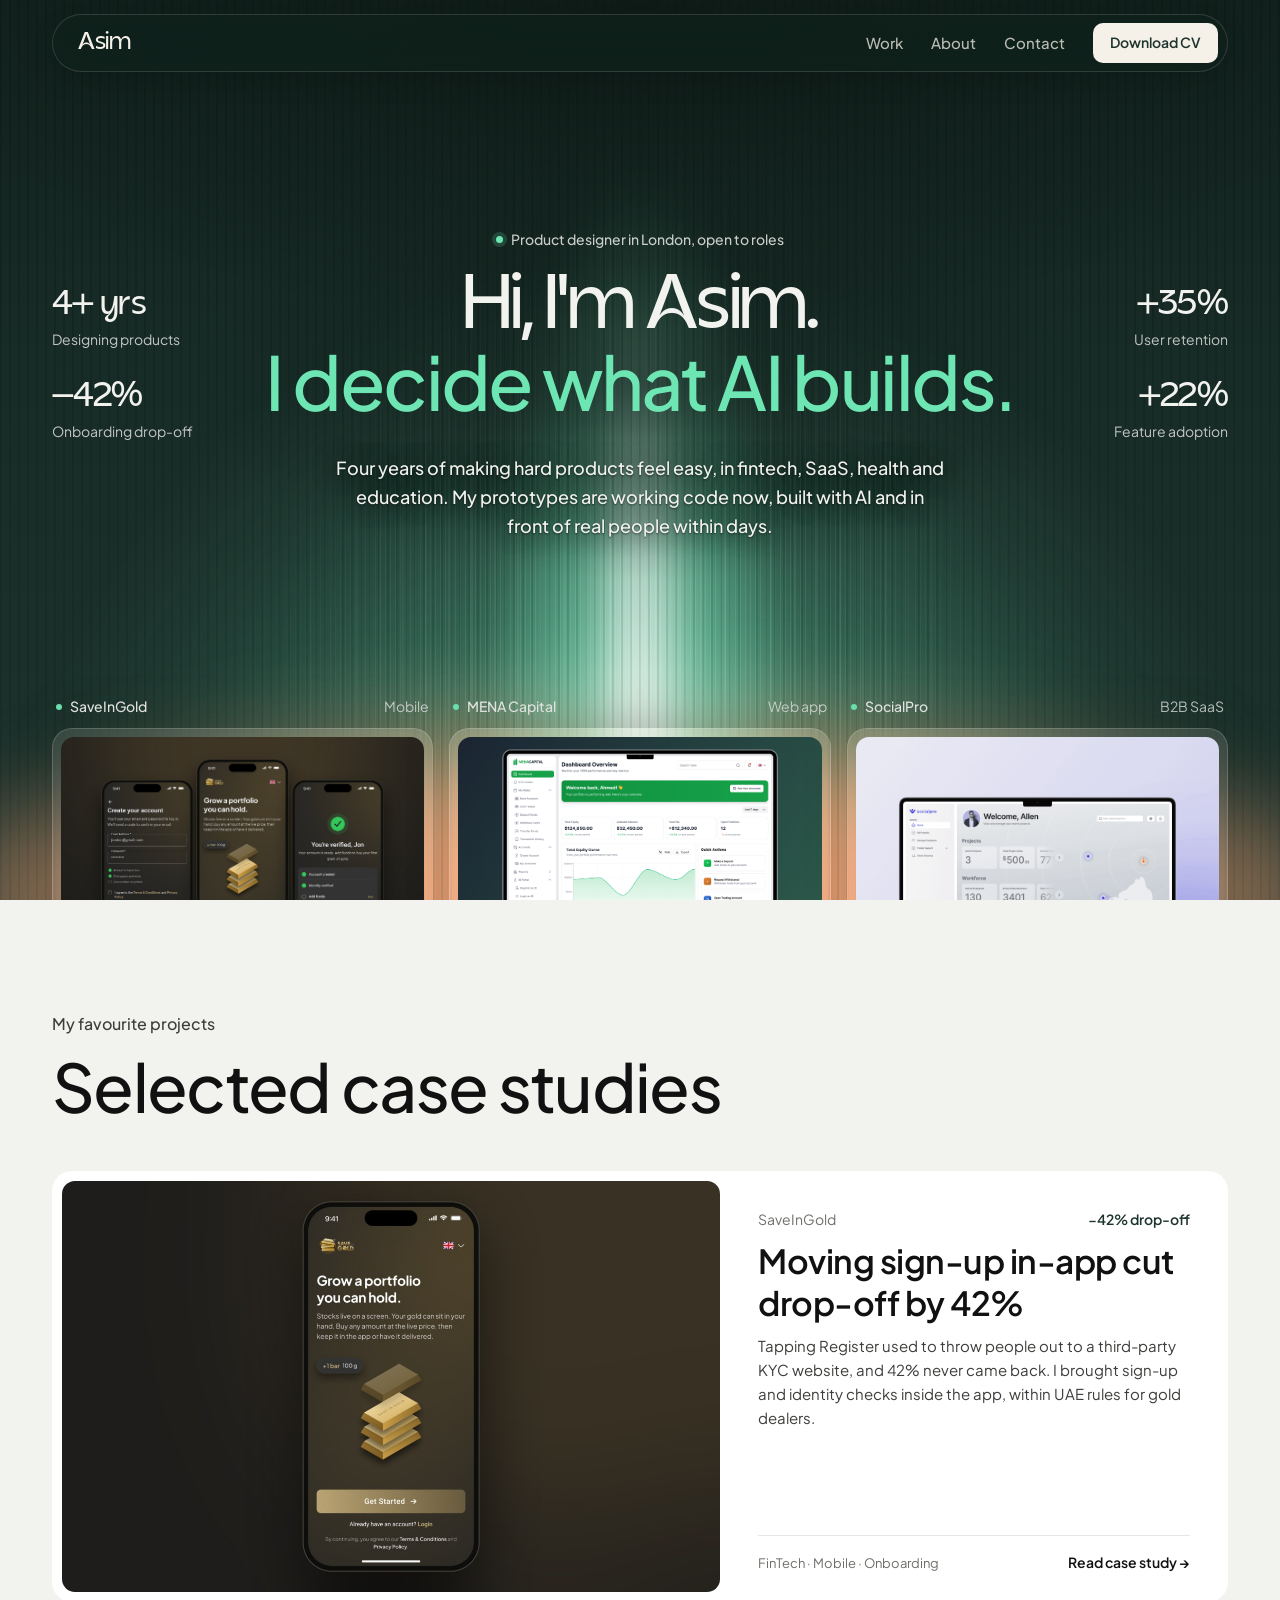
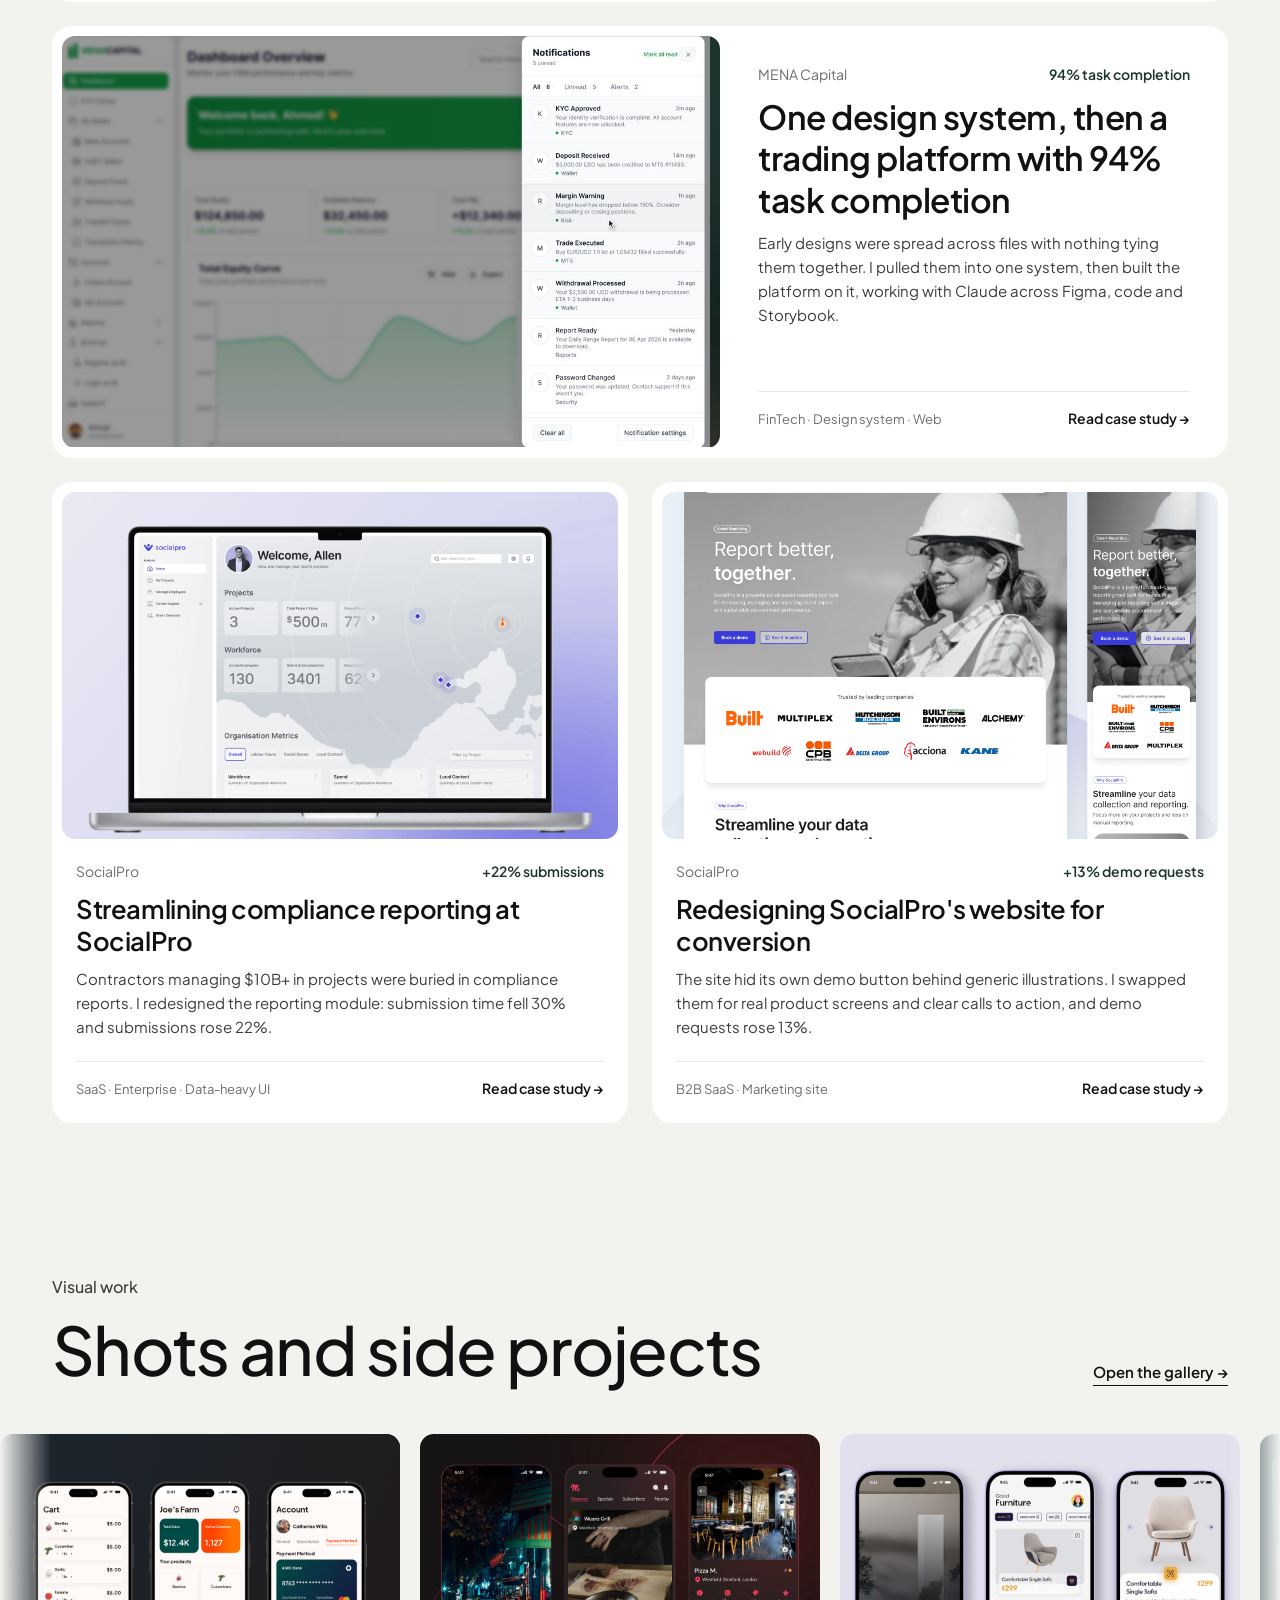
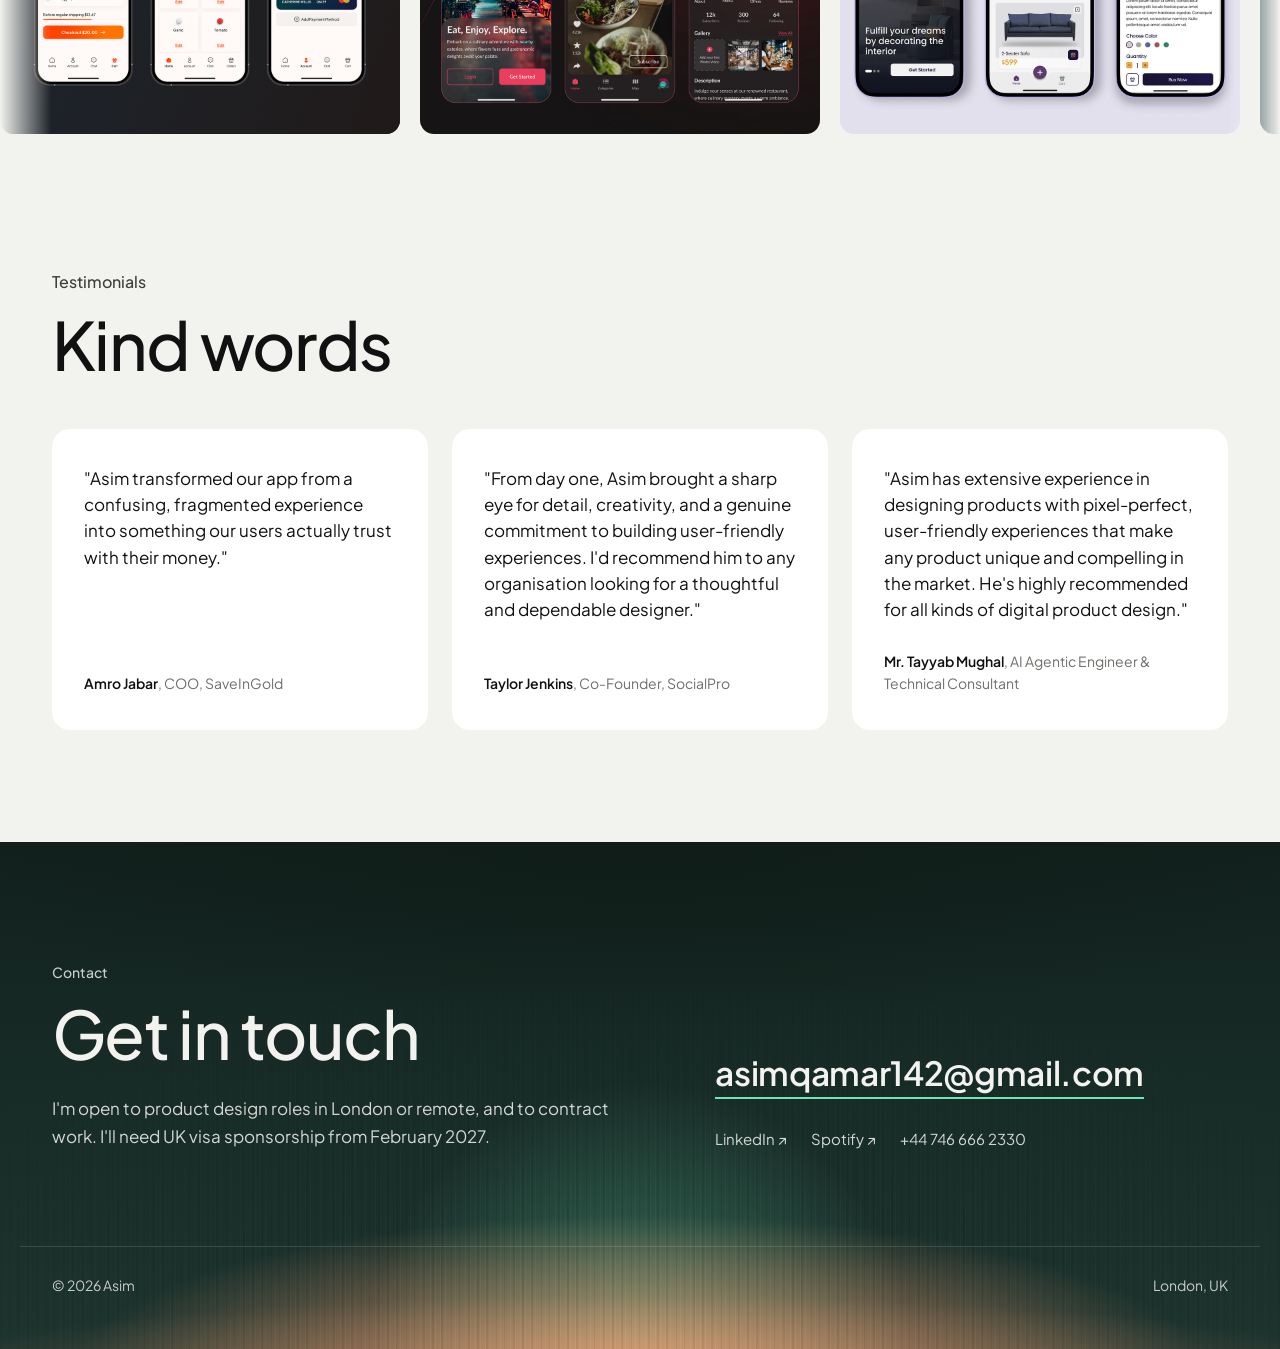
<file: index.html>
<!DOCTYPE html>
<html lang="en">
<head>
<!-- Google tag (gtag.js) -->
<script async src="https://www.googletagmanager.com/gtag/js?id=G-JJ8R116C7H"></script>
<script>
  window.dataLayer = window.dataLayer || [];
  function gtag(){dataLayer.push(arguments);}
  gtag("js", new Date());
  gtag("config", "G-JJ8R116C7H");
</script>
<meta charset="UTF-8">
<meta name="viewport" content="width=device-width, initial-scale=1.0">
<title>Asim, Product Designer</title>
<meta name="description" content="Product designer in London with 4+ years designing fintech platforms, B2B dashboards and consumer apps.">
<meta property="og:title" content="Asim, Product Designer">
<meta property="og:description" content="Product designer in London with 4+ years designing fintech platforms, B2B dashboards and consumer apps.">
<meta property="og:type" content="website">
<meta property="og:url" content="https://masim.design">
<meta property="og:image" content="https://masim.design/images/og-image.png">
<meta name="twitter:card" content="summary_large_image">
<meta name="twitter:title" content="Asim, Product Designer">
<meta name="twitter:description" content="Product designer in London with 4+ years designing fintech platforms, B2B dashboards and consumer apps.">
<link rel="icon" type="image/png" href="images/favicon.png">
<link rel="preconnect" href="https://fonts.googleapis.com">
<link rel="preconnect" href="https://fonts.gstatic.com" crossorigin>
<link href="https://fonts.googleapis.com/css2?family=Plus+Jakarta+Sans:wght@400;500;600;700&display=swap" rel="stylesheet">
<link rel="stylesheet" href="site.css?v=27">
</head>
<body class="home">

<nav class="top">
  <div class="wrap">
    <a href="/" class="logo">Asim</a>
    <div class="links">
      <a href="#work">Work</a>
      <a href="about.html">About</a>
      <a href="#contact">Contact</a>
      <a href="assets/Asim_CV.pdf" download class="btn btn-dark">Download CV</a>
    </div>
  </div>
</nav>

<section class="hx" id="hero">
  <div class="hx-bg" aria-hidden="true">
    <div class="hx-floor-wide"></div><div class="hx-haze"></div><div class="hx-floor"></div><div class="hx-beam"></div>
    <div class="hx-lines-dark"></div><div class="hx-lines"></div><div class="hx-vignette"></div>
  </div>

  <div class="hx-stage">
    <div class="hx-stats" aria-hidden="true">
      <ul>
        <li><b>4+ yrs</b><span>Designing products</span></li>
        <li><b>−42%</b><span>Onboarding drop-off</span></li>
      </ul>
      <ul class="right">
        <li><b>+35%</b><span>User retention</span></li>
        <li><b>+22%</b><span>Feature adoption</span></li>
      </ul>
    </div>

    <div class="hx-copy">
      <p class="hx-kicker">Product designer in London, open to roles</p>
      <h1 class="hx-title">Hi, I'm Asim.<br><span>I decide what&nbsp;AI&nbsp;builds.</span></h1>
      <p class="hx-intro">Four years of making hard products feel easy, in fintech, SaaS, health and education. My prototypes are working code now, built with AI and in front of real people within days.</p>
    </div>

    <a class="hx-pop" id="hx-pop" href="#" tabindex="-1" aria-hidden="true">
      <div class="hx-pop-media"><img src="images/sig-v2/thumb.jpg" alt=""><div class="hx-shine"></div></div>
      <div class="hx-pop-bar">
        <div>
          <p class="hx-pop-meta"><span data-pop="co"></span> · <b data-pop="metric"></b></p>
          <p class="hx-pop-title" data-pop="title"></p>
        </div>
        <span class="hx-pop-go">Read case study</span>
      </div>
    </a>
  </div>

  <div class="hx-tray" aria-label="Featured case studies">
    <a class="hx-card" href="casestudy-saveingold.html" data-co="SaveInGold" data-metric="−42% drop-off" data-title="Moving sign-up in-app cut drop-off by 42%">
      <p class="hx-label">SaveInGold <em>Mobile</em></p>
      <div class="hx-media"><img src="images/sig-v2/thumb.jpg" alt="SaveInGold onboarding screens"></div>
    </a>
    <a class="hx-card" href="casestudy-mena.html" data-co="MENA Capital" data-metric="94% task completion" data-title="One design system, then a trading platform">
      <p class="hx-label">MENA Capital <em>Web app</em></p>
      <div class="hx-media"><img src="images/Mena-Thumbnail.png" alt="MENA Capital trading dashboard"></div>
    </a>
    <a class="hx-card" href="casestudy-socialpro.html" data-co="SocialPro" data-metric="+22% submissions" data-title="Streamlining compliance reporting at SocialPro">
      <p class="hx-label">SocialPro <em>B2B SaaS</em></p>
      <div class="hx-media"><img src="images/socialpro-dashboard.png" alt="SocialPro reporting dashboard"></div>
    </a>
  </div>
</section>

<section class="work" id="work">
  <div class="wrap">
    <div class="section-head">
      <div>
        <p class="kicker reveal">My favourite projects</p>
        <h2 class="title reveal">Selected case studies</h2>
      </div>
    </div>

    <div class="work-grid">
      <a href="casestudy-saveingold.html" class="case case--feature reveal">
        <div class="case-media"><video src="videos/sig-onboarding-thumb.mp4?v=3" poster="videos/sig-onboarding-thumb-poster.jpg?v=3" autoplay muted loop playsinline preload="metadata" aria-label="SaveInGold onboarding prototype"></video></div>
        <div class="case-body">
          <div class="case-top"><span>SaveInGold</span><span class="case-metric">−42% drop-off</span></div>
          <h3 class="case-title">Moving sign-up in-app cut drop-off by 42%</h3>
          <p class="case-hook">Tapping Register used to throw people out to a third-party KYC website, and 42% never came back. I brought sign-up and identity checks inside the app, within UAE rules for gold dealers.</p>
          <div class="case-foot"><span>FinTech · Mobile · Onboarding</span><span class="go">Read case study →</span></div>
        </div>
      </a>

      <a href="casestudy-mena.html" class="case case--feature reveal">
        <div class="case-media"><video src="videos/mena-prototype-thumb.mp4?v=2" poster="videos/mena-prototype-thumb-poster.jpg?v=2" autoplay muted loop playsinline preload="metadata" aria-label="MENA Capital prototype: notifications and account creation"></video></div>
        <div class="case-body">
          <div class="case-top"><span>MENA Capital</span><span class="case-metric">94% task completion</span></div>
          <h3 class="case-title">One design system, then a trading platform with 94% task completion</h3>
          <p class="case-hook">Early designs were spread across files with nothing tying them together. I pulled them into one system, then built the platform on it, working with Claude across Figma, code and Storybook.</p>
          <div class="case-foot"><span>FinTech · Design system · Web</span><span class="go">Read case study →</span></div>
        </div>
      </a>

      <a href="casestudy-socialpro.html" class="case reveal">
        <div class="case-media"><img src="images/socialpro-dashboard.png" alt="SocialPro reporting dashboard on a laptop" loading="lazy"></div>
        <div class="case-body">
          <div class="case-top"><span>SocialPro</span><span class="case-metric">+22% submissions</span></div>
          <h3 class="case-title">Streamlining compliance reporting at SocialPro</h3>
          <p class="case-hook">Contractors managing $10B+ in projects were buried in compliance reports. I redesigned the reporting module: submission time fell 30% and submissions rose 22%.</p>
          <div class="case-foot"><span>SaaS · Enterprise · Data-heavy UI</span><span class="go">Read case study →</span></div>
        </div>
      </a>

      <a href="casestudy-socialpro-web.html" class="case reveal">
        <div class="case-media"><img src="images/socialpro-web.png" alt="SocialPro marketing website redesign" loading="lazy"></div>
        <div class="case-body">
          <div class="case-top"><span>SocialPro</span><span class="case-metric">+13% demo requests</span></div>
          <h3 class="case-title">Redesigning SocialPro's website for conversion</h3>
          <p class="case-hook">The site hid its own demo button behind generic illustrations. I swapped them for real product screens and clear calls to action, and demo requests rose 13%.</p>
          <div class="case-foot"><span>B2B SaaS · Marketing site</span><span class="go">Read case study →</span></div>
        </div>
      </a>
    </div>
  </div>
</section>

<section class="showcase" id="showcase">
  <div class="wrap section-head">
    <div>
      <p class="kicker reveal">Visual work</p>
      <h2 class="title reveal">Shots and side projects</h2>
    </div>
    <a href="gallery.html" class="text-link reveal">Open the gallery →</a>
  </div>
  <div class="showcase-track-wrap">
    <div class="showcase-track">
      <div class="showcase-card"><img src="images/showcase/dribbble-farmhub.png" alt="Farmhub farm-to-table mobile app" loading="lazy"></div>
      <div class="showcase-card"><img src="images/showcase/dribbble-macho.jpg" alt="Macho restaurant discovery app" loading="lazy"></div>
      <div class="showcase-card"><img src="images/showcase/dribbble-good-furniture.png" alt="Good Furniture e-commerce app" loading="lazy"></div>
      <div class="showcase-card"><img src="images/showcase/dribbble-34036092.png" alt="Cryptade crypto trading platform" loading="lazy"></div>
      <div class="showcase-card"><img src="images/showcase/dribbble-34787674.jpg" alt="Art Museum AR guide app" loading="lazy"></div>
      <div class="showcase-card"><img src="images/showcase/dribbble-e-assistant.png" alt="My e-Assistant productivity web app" loading="lazy"></div>
      <div class="showcase-card" aria-hidden="true"><img src="images/showcase/dribbble-farmhub.png" alt="" loading="lazy"></div>
      <div class="showcase-card" aria-hidden="true"><img src="images/showcase/dribbble-macho.jpg" alt="" loading="lazy"></div>
      <div class="showcase-card" aria-hidden="true"><img src="images/showcase/dribbble-good-furniture.png" alt="" loading="lazy"></div>
      <div class="showcase-card" aria-hidden="true"><img src="images/showcase/dribbble-34036092.png" alt="" loading="lazy"></div>
      <div class="showcase-card" aria-hidden="true"><img src="images/showcase/dribbble-34787674.jpg" alt="" loading="lazy"></div>
      <div class="showcase-card" aria-hidden="true"><img src="images/showcase/dribbble-e-assistant.png" alt="" loading="lazy"></div>
    </div>
  </div>
</section>

<section class="testimonials" id="testimonials">
  <div class="wrap">
    <div class="section-head">
      <div>
        <p class="kicker reveal">Testimonials</p>
        <h2 class="title reveal">Kind words</h2>
      </div>
    </div>
    <div class="quotes quotes--three">
      <figure class="quote reveal">
        <blockquote>"Asim transformed our app from a confusing, fragmented experience into something our users actually trust with their money."</blockquote>
        <cite><strong>Amro Jabar</strong>, COO, SaveInGold</cite>
      </figure>
      <figure class="quote reveal">
        <blockquote>"From day one, Asim brought a sharp eye for detail, creativity, and a genuine commitment to building user-friendly experiences. I'd recommend him to any organisation looking for a thoughtful and dependable designer."</blockquote>
        <cite><strong>Taylor Jenkins</strong>, Co-Founder, SocialPro</cite>
      </figure>
      <figure class="quote reveal">
        <blockquote>"Asim has extensive experience in designing products with pixel-perfect, user-friendly experiences that make any product unique and compelling in the market. He's highly recommended for all kinds of digital product design."</blockquote>
        <cite><strong>Mr. Tayyab Mughal</strong>, AI Agentic Engineer &amp; Technical Consultant</cite>
      </figure>
    </div>
  </div>
</section>

<div class="site-end">
<section class="contact" id="contact">
  <div class="wrap contact-grid">
    <div>
      <p class="kicker reveal">Contact</p>
      <h2 class="title reveal">Get in touch</h2>
      <p class="contact-sub reveal">I'm open to product design roles in London or remote, and to contract work. I'll need UK visa sponsorship from February 2027.</p>
    </div>
    <div class="reveal">
      <a href="mailto:asimqamar142@gmail.com" class="contact-email">asimqamar142@gmail.com</a>
      <div class="contact-links">
        <a href="https://www.linkedin.com/in/asim-qamar-javed/">LinkedIn ↗</a>
        <a href="https://open.spotify.com/user/2jjrcnjixiwjhzdzpjf8iryct?si=A2sPSEwnTZGNGMY-ojyaQA">Spotify ↗</a>
        <a href="tel:+447466662330">+44 746 666 2330</a>
      </div>
    </div>
  </div>
</section>

<footer>
  <div class="wrap">
    <span>© 2026 Asim</span>
    <span>London, UK</span>
  </div>
</footer>
</div>

<script src="site.js?v=4"></script>
<!-- Cloudflare Web Analytics --><script type='module' src='https://static.cloudflareinsights.com/beacon.min.js' data-cf-beacon='{"token": "b0d2f0135b38445d827bf51e45c19ea1"}'></script><!-- End Cloudflare Web Analytics -->
</body>
</html>
</file>
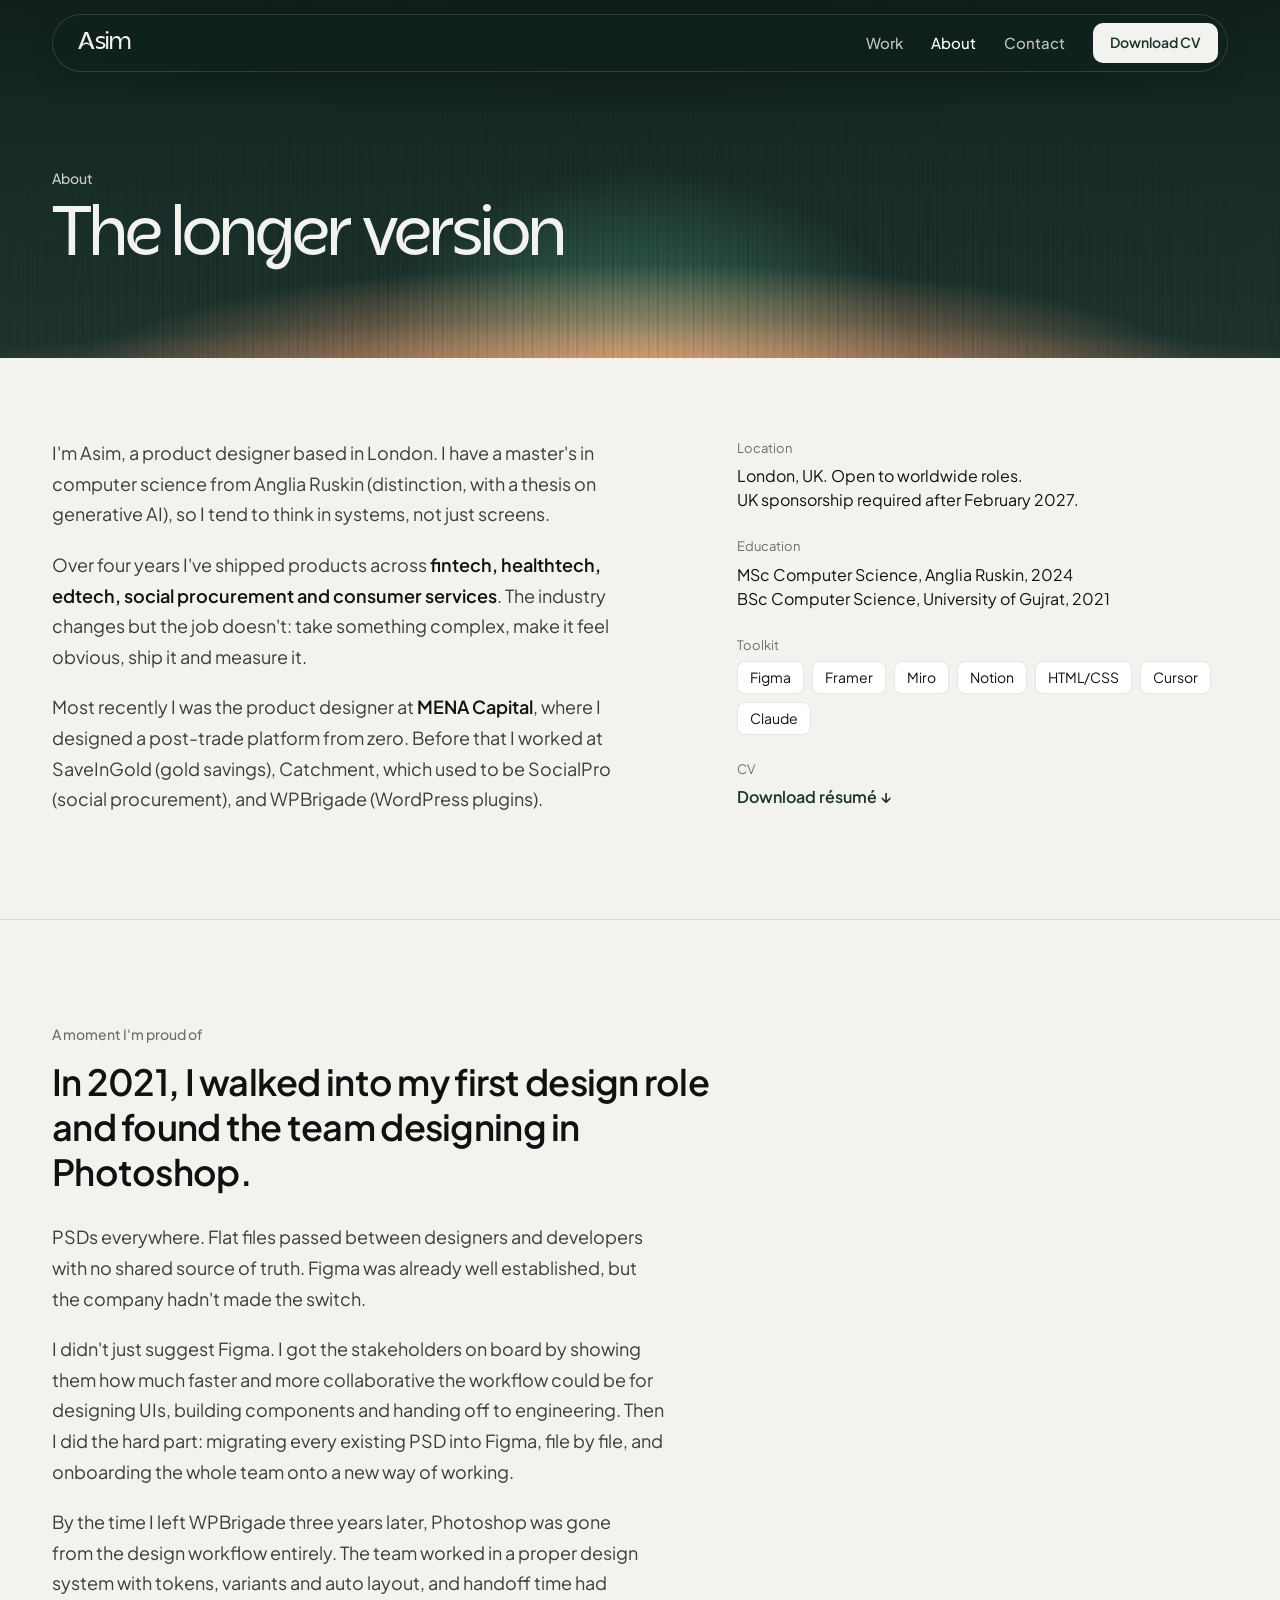
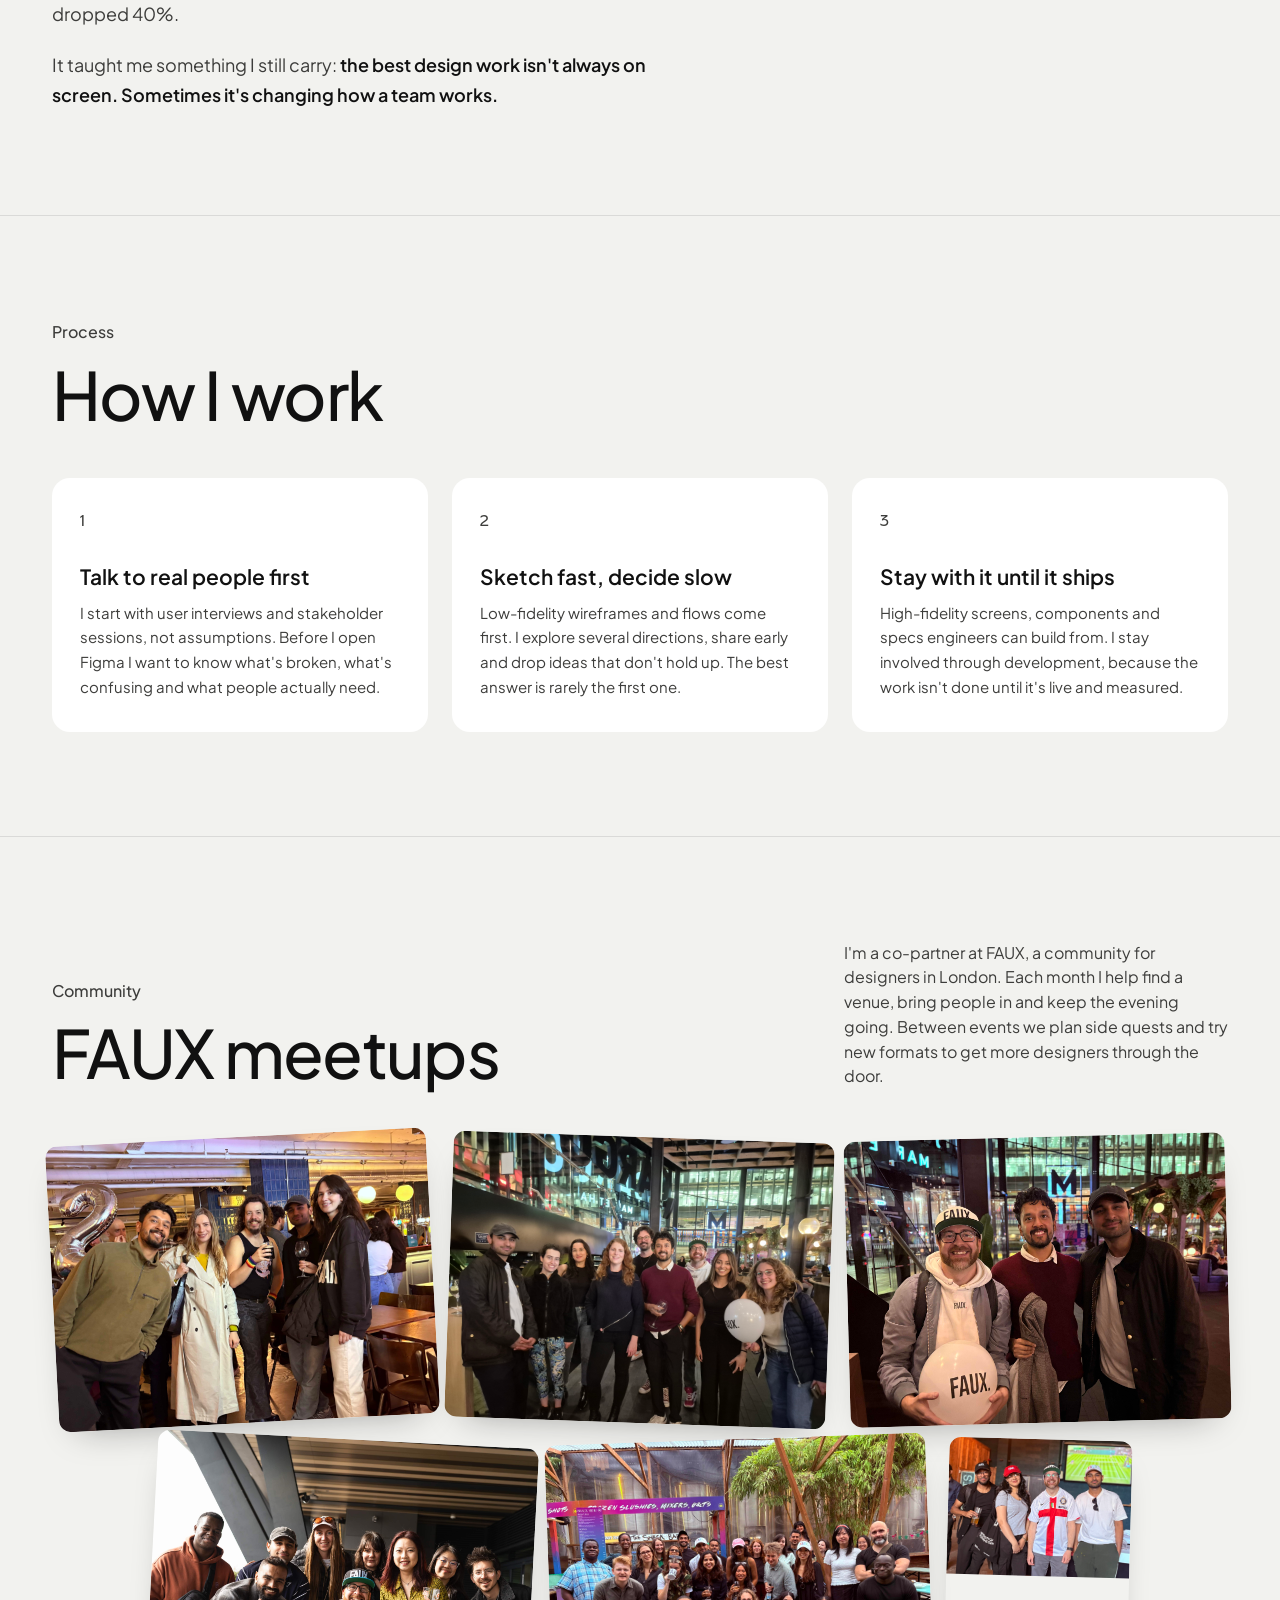
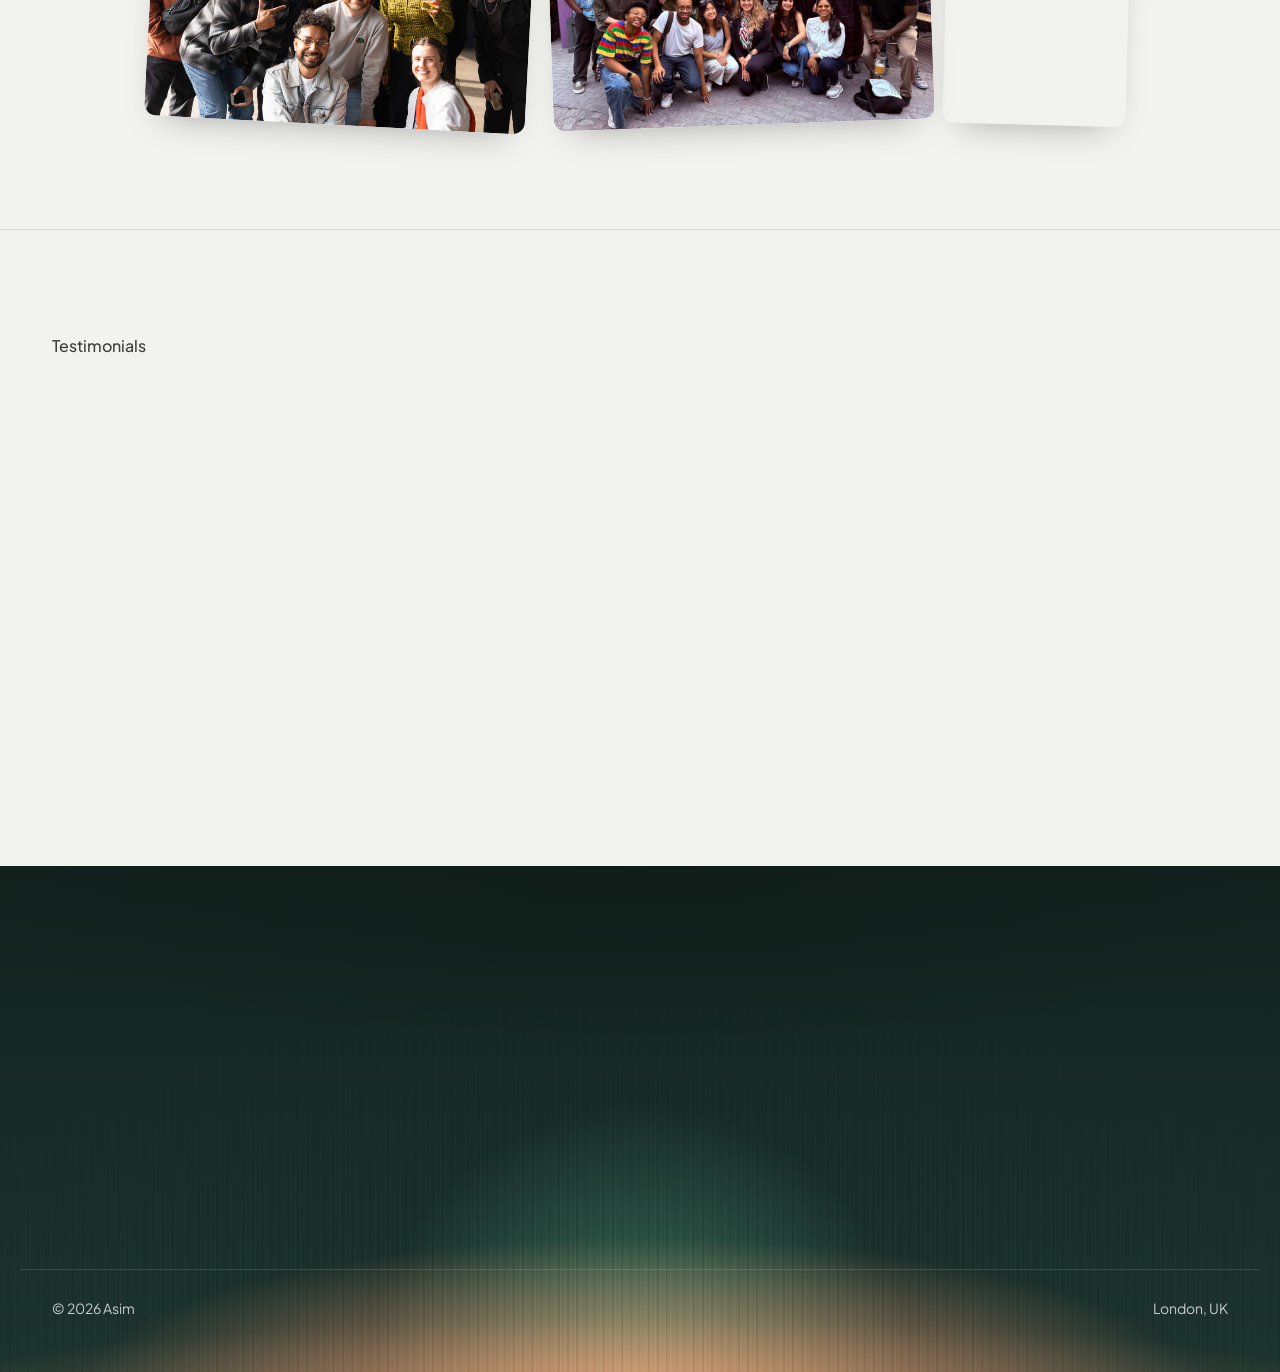
<file: about.html>
<!DOCTYPE html>
<html lang="en">
<head>
<!-- Google tag (gtag.js) -->
<script async src="https://www.googletagmanager.com/gtag/js?id=G-JJ8R116C7H"></script>
<script>
  window.dataLayer = window.dataLayer || [];
  function gtag(){dataLayer.push(arguments);}
  gtag("js", new Date());
  gtag("config", "G-JJ8R116C7H");
</script>
<meta charset="UTF-8">
<meta name="viewport" content="width=device-width, initial-scale=1.0">
<title>About Asim</title>
<meta name="description" content="Product designer in London. Background, how I work, and the design community I help run.">
<meta property="og:title" content="About Asim">
<meta property="og:description" content="Product designer in London. Background, how I work, and the design community I help run.">
<meta property="og:type" content="website">
<meta property="og:url" content="https://masim.design/about">
<meta property="og:image" content="https://masim.design/images/og-image.png">
<meta name="twitter:card" content="summary_large_image">
<link rel="icon" type="image/png" href="images/favicon.png">
<link rel="preconnect" href="https://fonts.googleapis.com">
<link rel="preconnect" href="https://fonts.gstatic.com" crossorigin>
<link href="https://fonts.googleapis.com/css2?family=Plus+Jakarta+Sans:wght@400;500;600;700&display=swap" rel="stylesheet">
<link rel="stylesheet" href="site.css?v=27">
</head>
<body>

<nav class="top">
  <div class="wrap">
    <a href="/" class="logo">Asim</a>
    <div class="links">
      <a href="/#work">Work</a>
      <a href="about.html" aria-current="page">About</a>
      <a href="#contact">Contact</a>
      <a href="assets/Asim_CV.pdf" download class="btn btn-dark">Download CV</a>
    </div>
  </div>
</nav>

<main>
  <div class="page-band">
    <div class="wrap page-head">
      <p class="kicker">About</p>
      <h1 class="title">The longer version</h1>
    </div>
  </div>

  <div class="wrap about-grid">
    <div class="prose reveal">
      <p>I'm Asim, a product designer based in London. I have a master's in computer science from Anglia Ruskin (distinction, with a thesis on generative AI), so I tend to think in systems, not just screens.</p>
      <p>Over four years I've shipped products across <strong>fintech, healthtech, edtech, social procurement and consumer services</strong>. The industry changes but the job doesn't: take something complex, make it feel obvious, ship it and measure it.</p>
      <p>Most recently I was the product designer at <strong>MENA Capital</strong>, where I designed a post-trade platform from zero. Before that I worked at SaveInGold (gold savings), Catchment, which used to be SocialPro (social procurement), and WPBrigade (WordPress plugins).</p>
    </div>
    <dl class="facts reveal">
      <div><dt>Location</dt><dd>London, UK. Open to worldwide roles.<br>UK sponsorship required after February 2027.</dd></div>
      <div><dt>Education</dt><dd>MSc Computer Science, Anglia Ruskin, 2024<br>BSc Computer Science, University of Gujrat, 2021</dd></div>
      <div>
        <dt>Toolkit</dt>
        <dd class="chips"><span>Figma</span><span>Framer</span><span>Miro</span><span>Notion</span><span>HTML/CSS</span><span>Cursor</span><span>Claude</span></dd>
      </div>
      <div><dt>CV</dt><dd><a href="assets/Asim_CV.pdf" download>Download résumé ↓</a></dd></div>
    </dl>
  </div>

  <section class="band">
    <div class="wrap">
      <div class="story">
        <p class="kicker reveal">A moment I'm proud of</p>
        <h2 class="reveal">In 2021, I walked into my first design role and found the team designing in Photoshop.</h2>
        <div class="prose reveal">
          <p>PSDs everywhere. Flat files passed between designers and developers with no shared source of truth. Figma was already well established, but the company hadn't made the switch.</p>
          <p>I didn't just suggest Figma. I got the stakeholders on board by showing them how much faster and more collaborative the workflow could be for designing UIs, building components and handing off to engineering. Then I did the hard part: migrating every existing PSD into Figma, file by file, and onboarding the whole team onto a new way of working.</p>
          <p>By the time I left WPBrigade three years later, Photoshop was gone from the design workflow entirely. The team worked in a proper design system with tokens, variants and auto layout, and handoff time had dropped 40%.</p>
          <p>It taught me something I still carry: <strong>the best design work isn't always on screen. Sometimes it's changing how a team works.</strong></p>
        </div>
      </div>
    </div>
  </section>

  <section class="band">
    <div class="wrap">
      <div class="section-head">
        <div>
          <p class="kicker reveal">Process</p>
          <h2 class="title reveal">How I work</h2>
        </div>
      </div>
      <div class="steps">
        <div class="step reveal">
          <p class="step-num">1</p>
          <h3>Talk to real people first</h3>
          <p>I start with user interviews and stakeholder sessions, not assumptions. Before I open Figma I want to know what's broken, what's confusing and what people actually need.</p>
        </div>
        <div class="step reveal">
          <p class="step-num">2</p>
          <h3>Sketch fast, decide slow</h3>
          <p>Low-fidelity wireframes and flows come first. I explore several directions, share early and drop ideas that don't hold up. The best answer is rarely the first one.</p>
        </div>
        <div class="step reveal">
          <p class="step-num">3</p>
          <h3>Stay with it until it ships</h3>
          <p>High-fidelity screens, components and specs engineers can build from. I stay involved through development, because the work isn't done until it's live and measured.</p>
        </div>
      </div>
    </div>
  </section>

  <section class="band" id="community">
    <div class="wrap">
      <div class="section-head">
        <div>
          <p class="kicker reveal">Community</p>
          <h2 class="title reveal">FAUX meetups</h2>
        </div>
        <p class="reveal">I'm a co-partner at FAUX, a community for designers in London. Each month I help find a venue, bring people in and keep the evening going. Between events we plan side quests and try new formats to get more designers through the door.</p>
      </div>
      <div class="collage reveal">
        <figure style="grid-area: a; transform: rotate(-3deg);"><img src="images/faux-1.jpg" alt="FAUX community meetup" loading="lazy"></figure>
        <figure style="grid-area: b; transform: rotate(2deg);"><img src="images/faux2.jpg" alt="FAUX community group photo" loading="lazy"></figure>
        <figure style="grid-area: c; transform: rotate(-1.5deg);"><img src="images/faux3.jpg" alt="FAUX members at an event" loading="lazy"></figure>
        <figure style="grid-area: d; transform: rotate(3deg);"><img src="images/faux7.jpg" alt="FAUX community dinner" loading="lazy"></figure>
        <figure style="grid-area: e; transform: rotate(-2deg);"><img src="images/faux5.jpg" alt="FAUX community event" loading="lazy"></figure>
        <figure style="grid-area: f; transform: rotate(1.5deg);"><img src="images/faux6.jpg" alt="FAUX community gathering" loading="lazy"></figure>
      </div>
    </div>
  </section>

  <section class="band">
    <div class="wrap">
      <div class="section-head">
        <div>
          <p class="kicker reveal">Testimonials</p>
          <h2 class="title reveal">Kind words</h2>
        </div>
      </div>
      <div class="quotes">
        <figure class="quote reveal">
          <blockquote>"From day one, Asim brought a sharp eye for detail, creativity, and a genuine commitment to building user-friendly experiences. I'd recommend him to any organisation looking for a thoughtful and dependable designer."</blockquote>
          <cite><strong>Taylor Jenkins</strong>, Co-Founder, SocialPro</cite>
        </figure>
        <figure class="quote reveal">
          <blockquote>"Asim has extensive experience in designing products with pixel-perfect, user-friendly experiences that make any product unique and compelling in the market. He's highly recommended for all kinds of digital product design."</blockquote>
          <cite><strong>Mr. Tayyab Mughal</strong>, AI Agentic Engineer &amp; Technical Consultant</cite>
        </figure>
      </div>
    </div>
  </section>
</main>

<div class="site-end">
<section class="contact" id="contact">
  <div class="wrap contact-grid">
    <div>
      <p class="kicker reveal">Contact</p>
      <h2 class="title reveal">Get in touch</h2>
      <p class="contact-sub reveal">I'm open to product design roles in London or remote, and to contract work. I'll need UK visa sponsorship from February 2027.</p>
    </div>
    <div class="reveal">
      <a href="mailto:asimqamar142@gmail.com" class="contact-email">asimqamar142@gmail.com</a>
      <div class="contact-links">
        <a href="https://www.linkedin.com/in/asim-qamar-javed/">LinkedIn ↗</a>
        <a href="https://open.spotify.com/user/2jjrcnjixiwjhzdzpjf8iryct?si=A2sPSEwnTZGNGMY-ojyaQA">Spotify ↗</a>
        <a href="tel:+447466662330">+44 746 666 2330</a>
      </div>
    </div>
  </div>
</section>

<footer>
  <div class="wrap">
    <span>© 2026 Asim</span>
    <span>London, UK</span>
  </div>
</footer>
</div>

<script src="site.js?v=2"></script>
<!-- Cloudflare Web Analytics --><script type='module' src='https://static.cloudflareinsights.com/beacon.min.js' data-cf-beacon='{"token": "b0d2f0135b38445d827bf51e45c19ea1"}'></script><!-- End Cloudflare Web Analytics -->
</body>
</html>
</file>
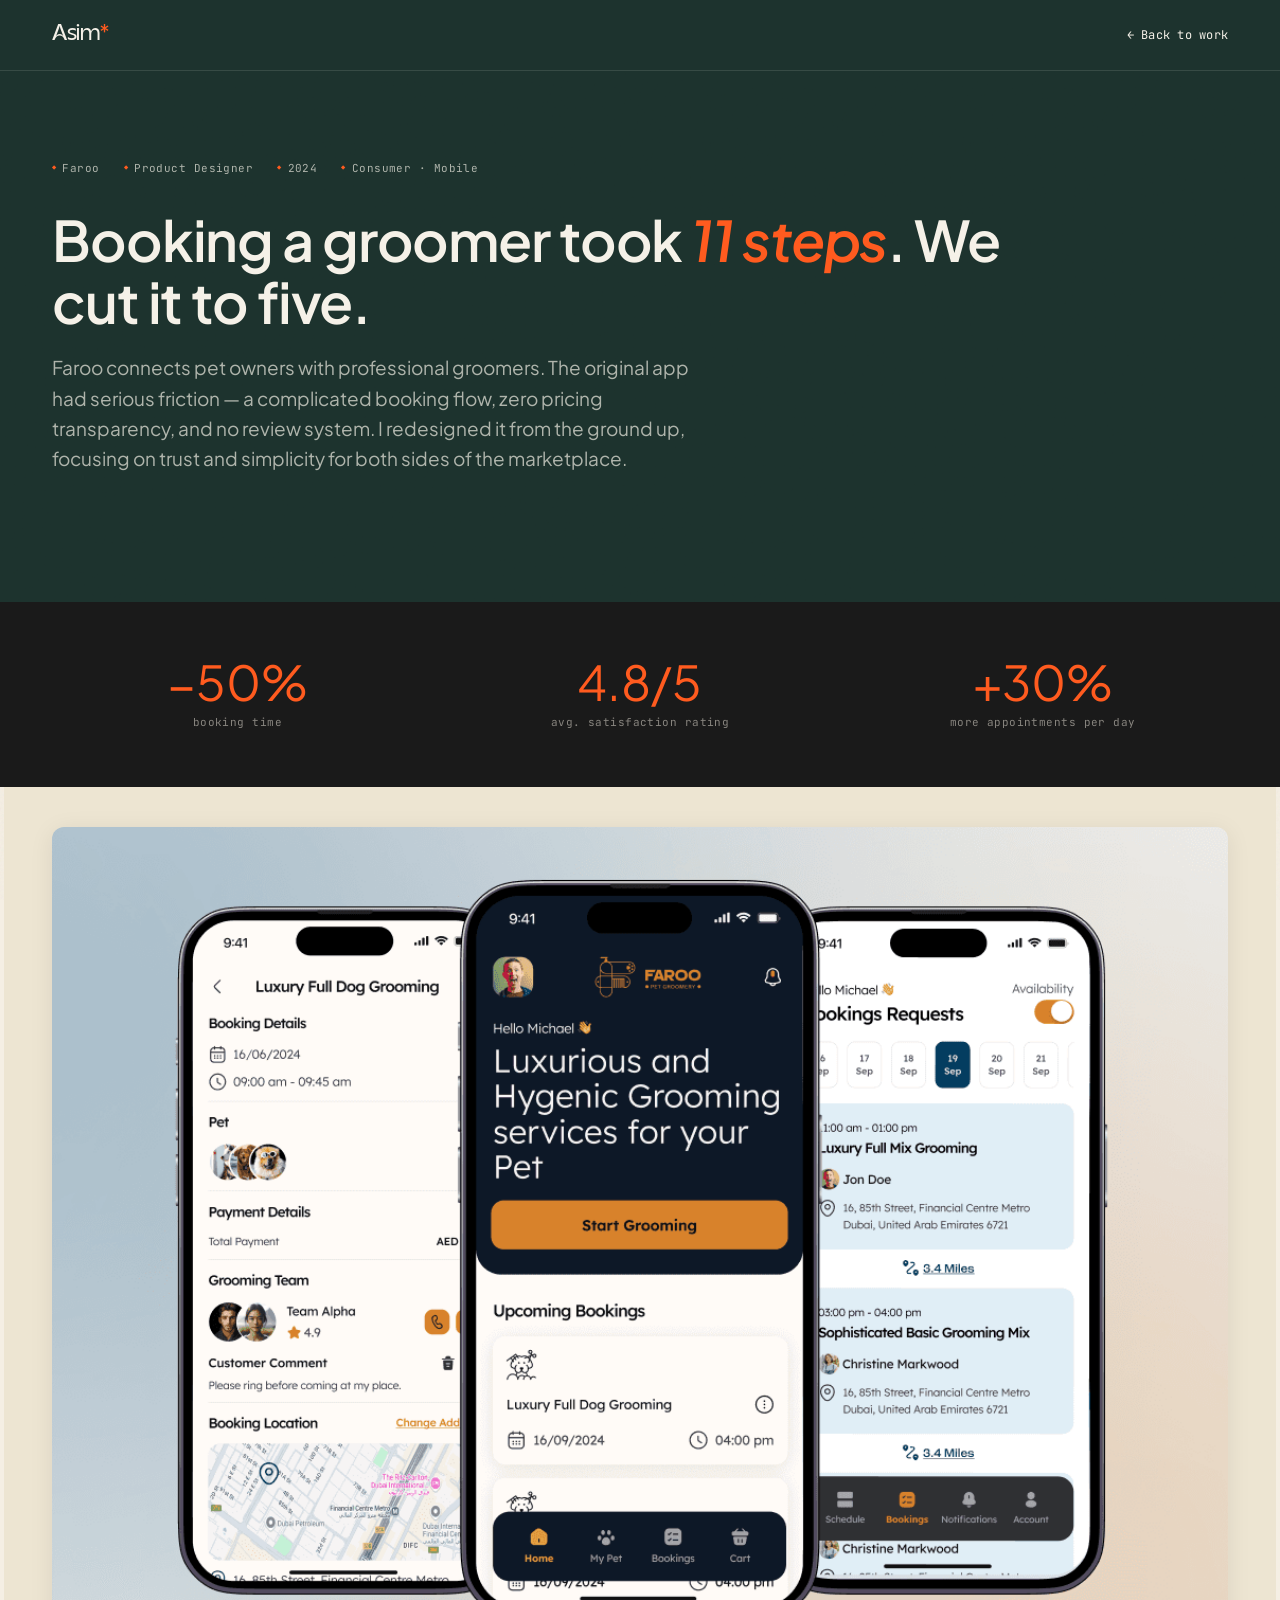
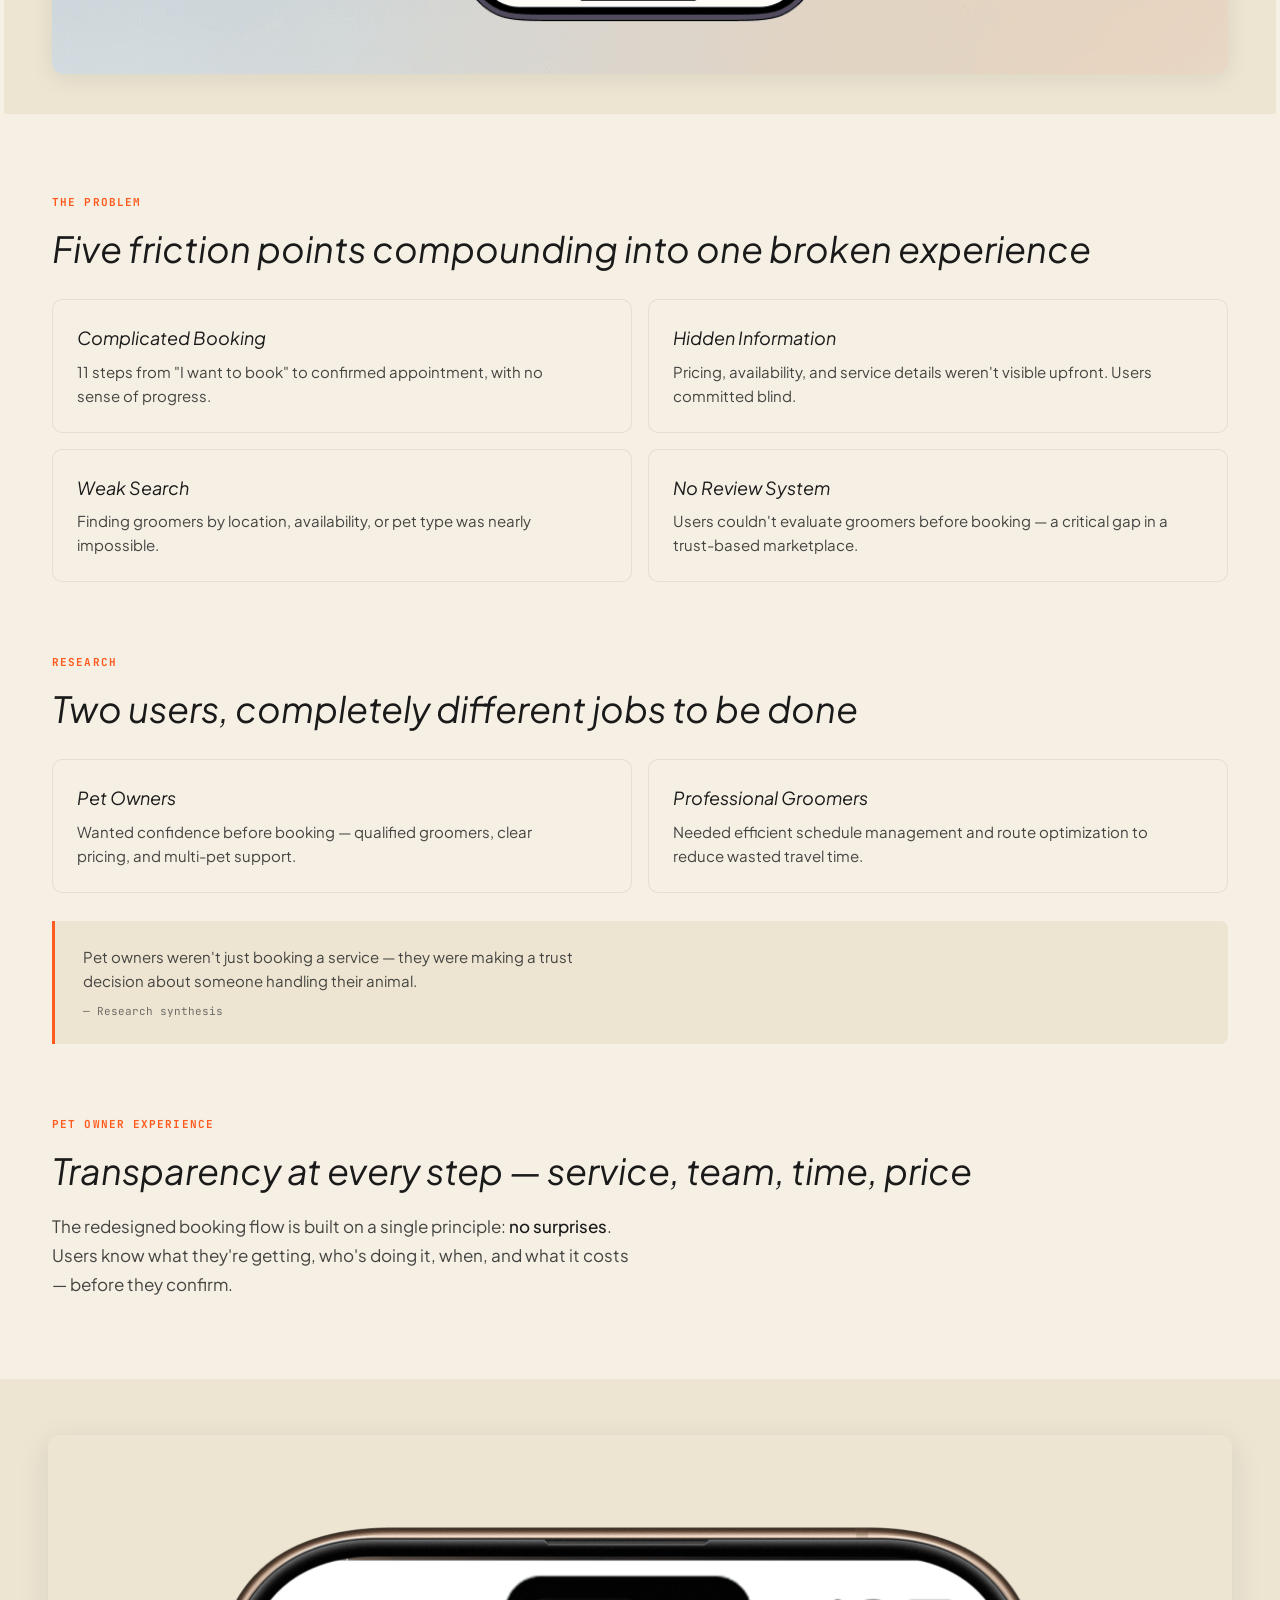
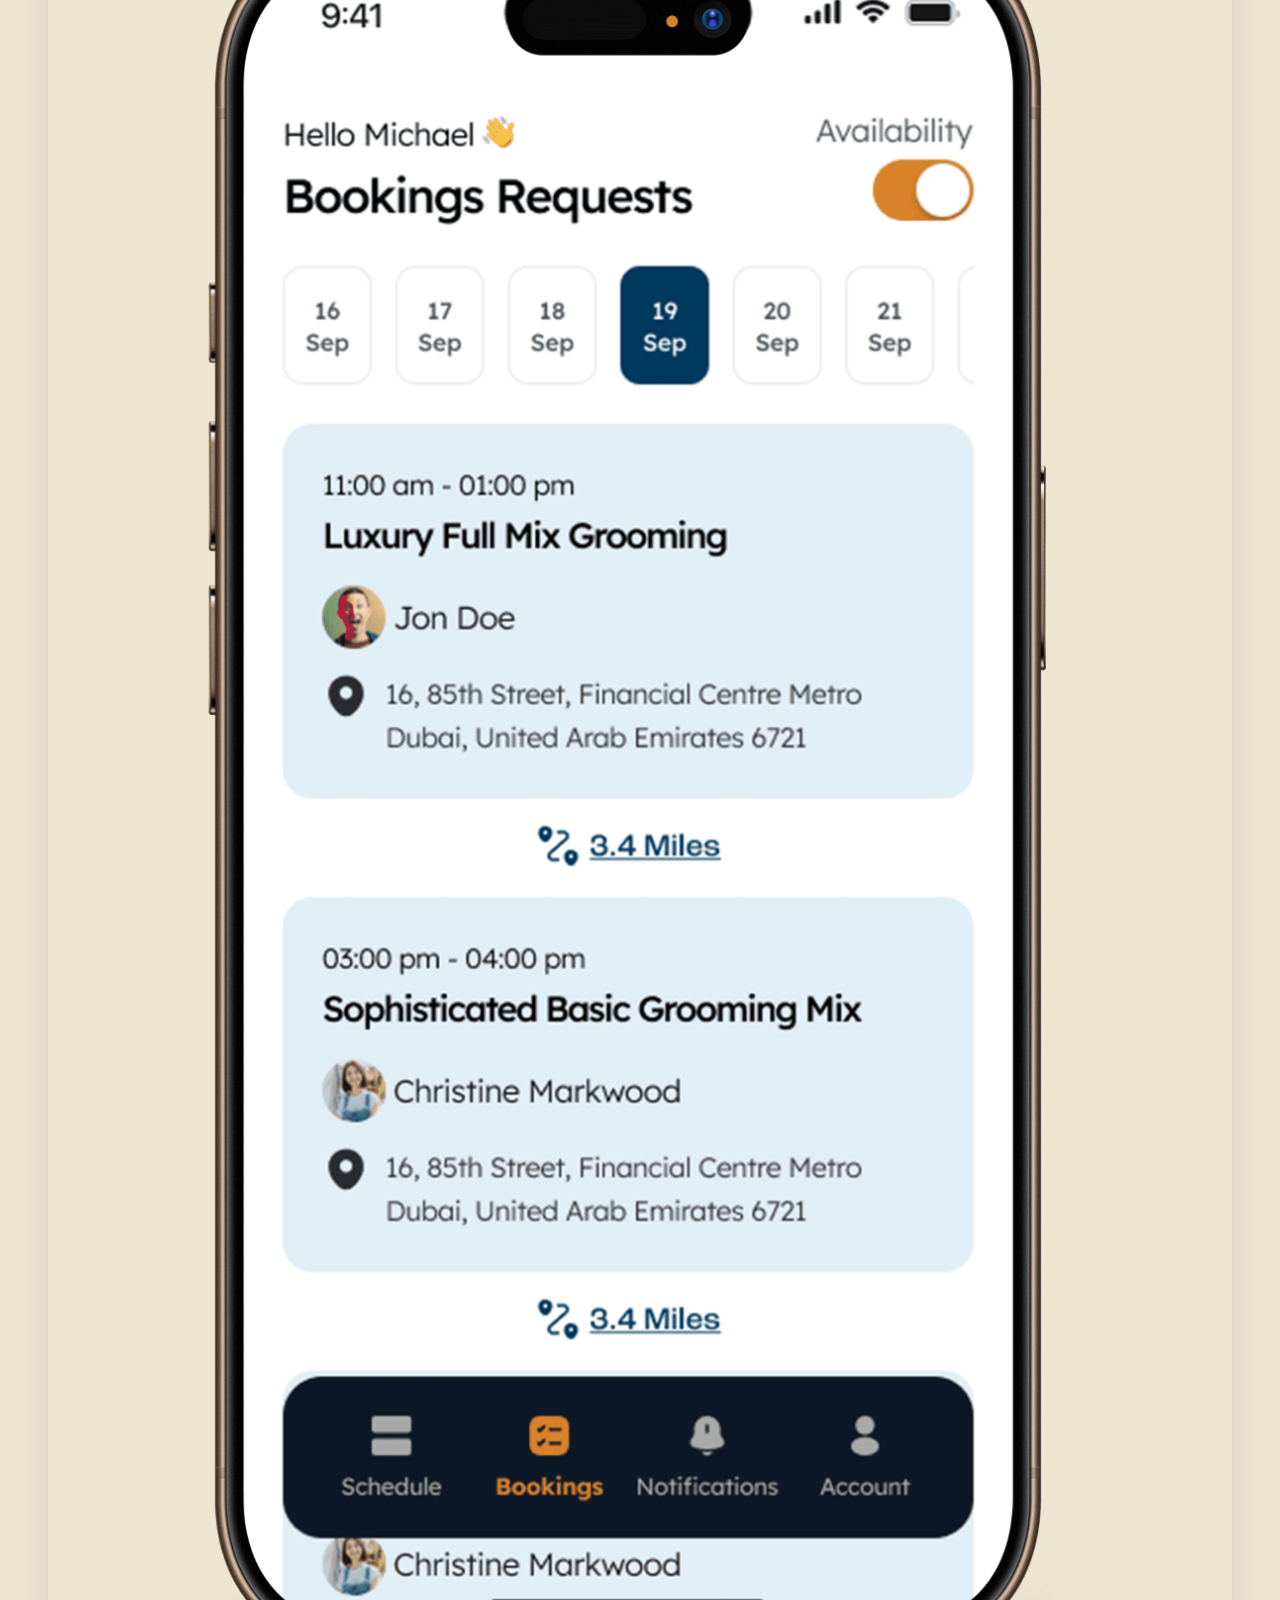
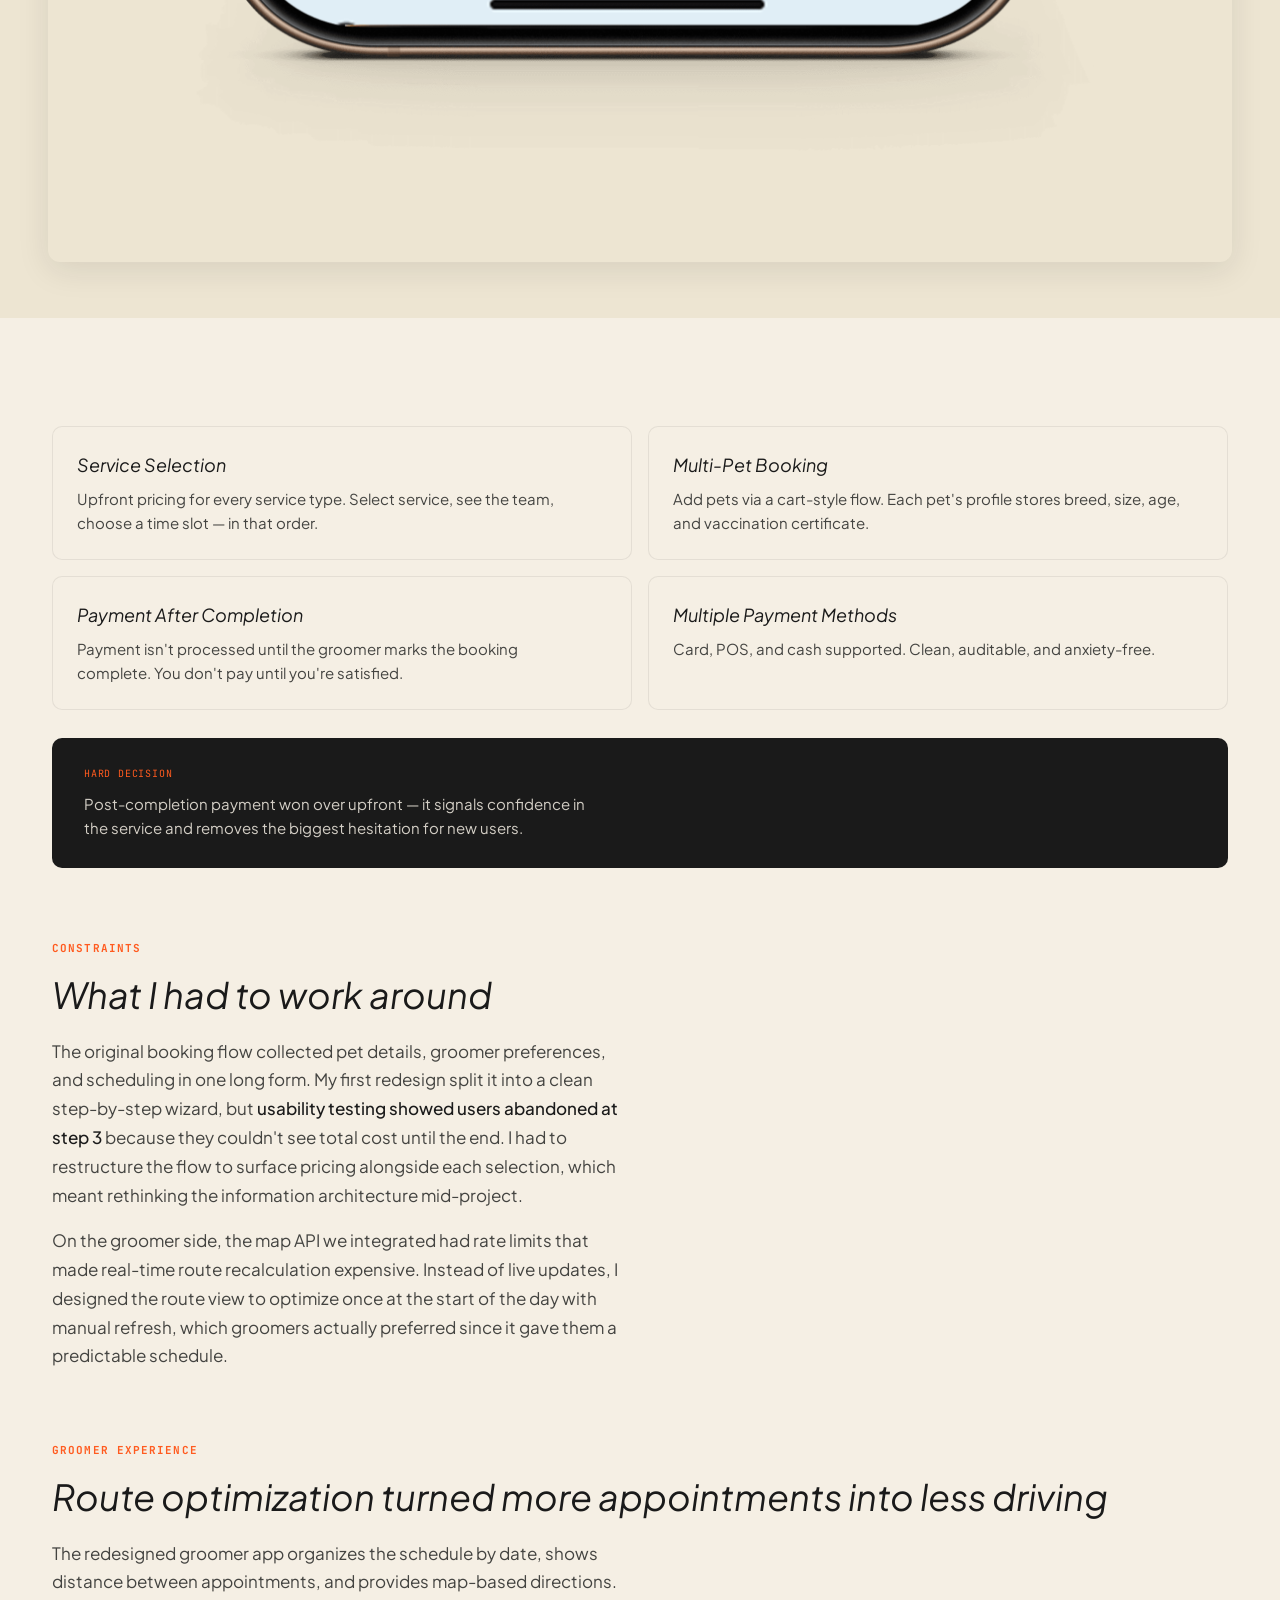
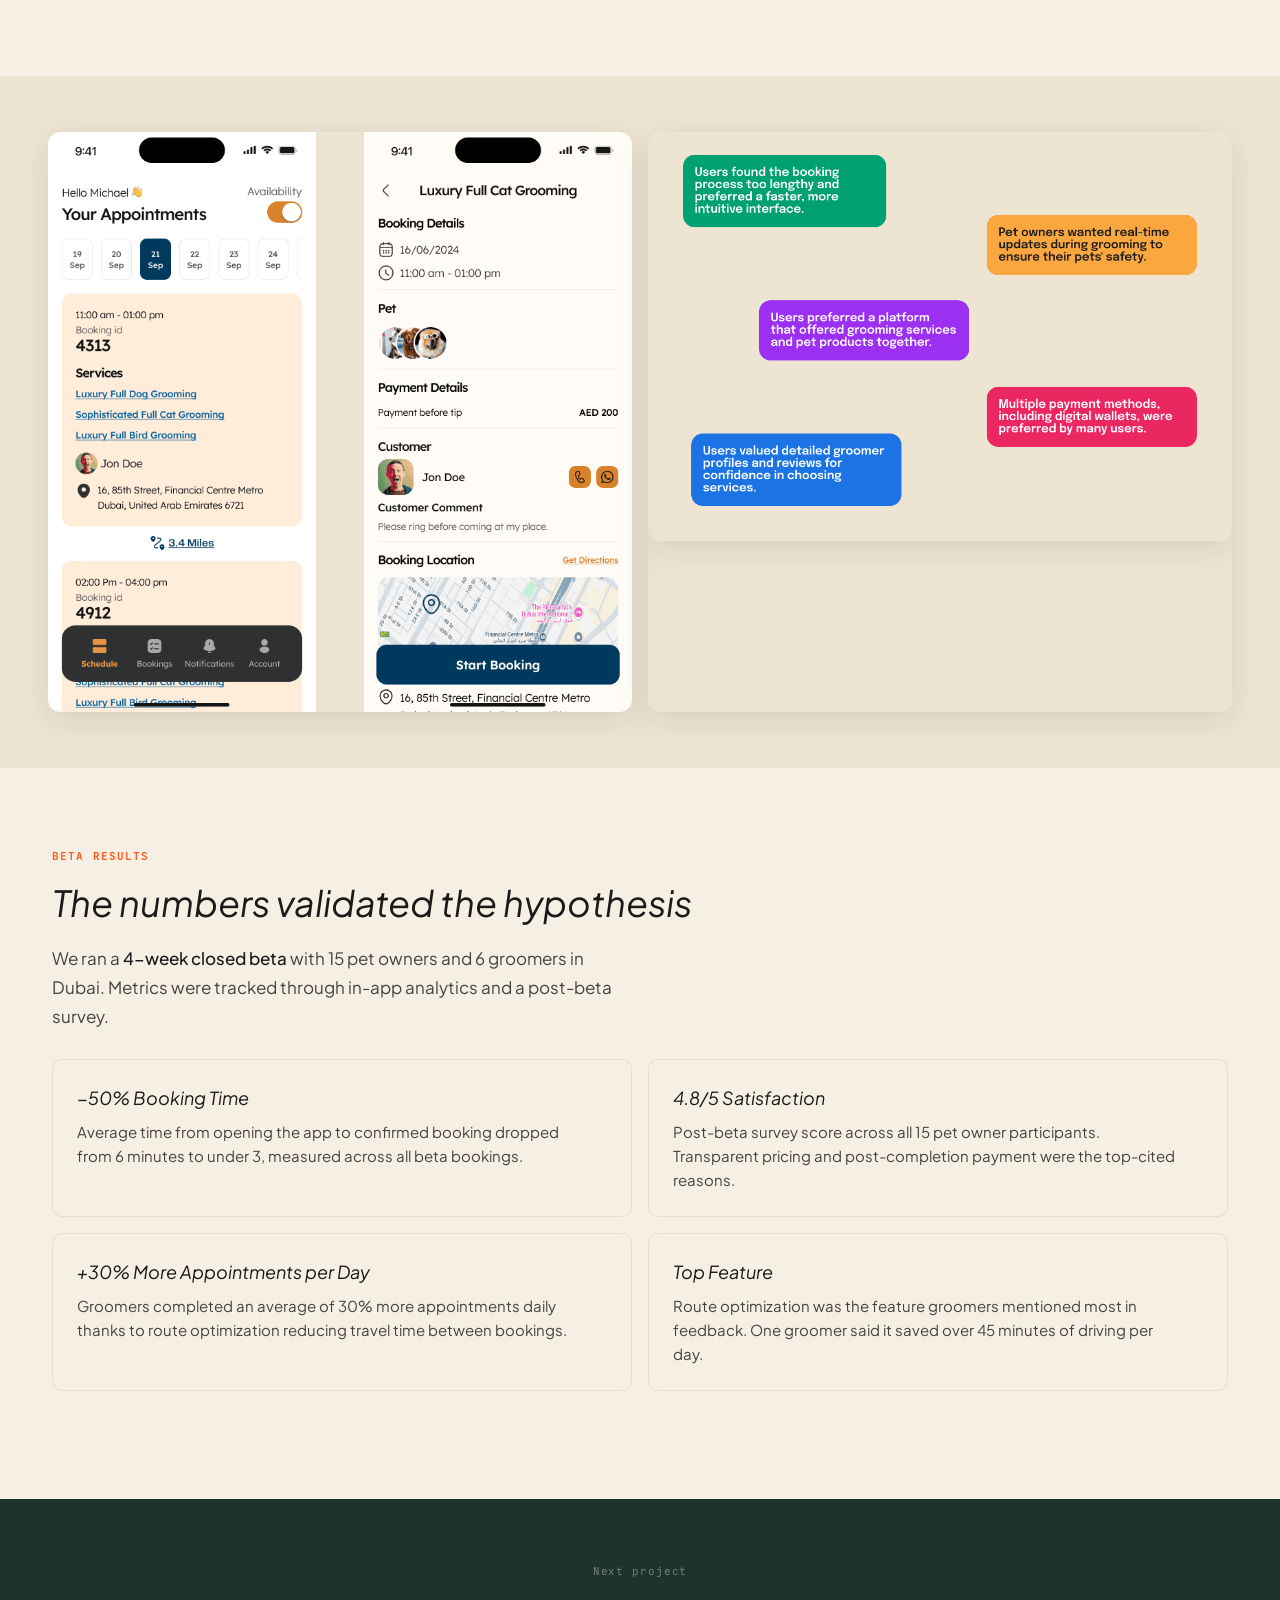
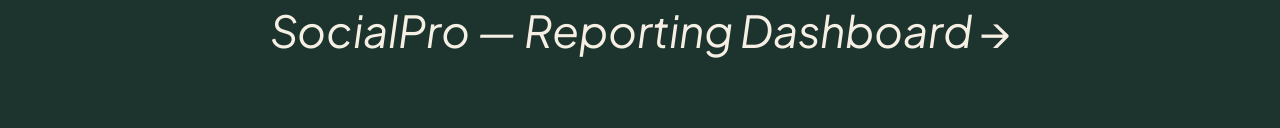
<file: casestudy-faroo.html>
<!DOCTYPE html>
<html lang="en">
<head>
<!-- Google tag (gtag.js) -->
<script async src="https://www.googletagmanager.com/gtag/js?id=G-JJ8R116C7H"></script>
<script>
  window.dataLayer = window.dataLayer || [];
  function gtag(){dataLayer.push(arguments);}
  gtag("js", new Date());
  gtag("config", "G-JJ8R116C7H");
</script>
<meta charset="UTF-8">
<meta name="viewport" content="width=device-width, initial-scale=1.0">
<link rel="icon" type="image/png" href="images/favicon.png">
<title>Asim — Faroo Pet Grooming App</title>
<link rel="preconnect" href="https://fonts.googleapis.com">
<link rel="preconnect" href="https://fonts.gstatic.com" crossorigin>
<link href="https://fonts.googleapis.com/css2?family=Plus+Jakarta+Sans:ital,wght@0,400;0,500;0,600;0,700;1,400;1,500;1,600&family=JetBrains+Mono:wght@400;500&display=swap" rel="stylesheet">
<style>
  @font-face {
    font-family: 'Acorn';
    src: url('fonts/acorn-7.woff') format('woff');
    font-weight: 700;
    font-style: normal;
    font-display: swap;
  }
  :root {
    --paper: #F5EFE4; --paper-2: #EDE5D2; --ink: #1A1A1A; --ink-2: #2C2C2A; --ink-3: #444441;
    --muted: #5F5E5A; --hint: #888780; --signal: #FF5B1F; --deep: #2D5F4F;
    --serif: 'Plus Jakarta Sans', -apple-system, system-ui, sans-serif; --hero: 'Acorn', 'Georgia', serif;
    --sans: 'Plus Jakarta Sans', -apple-system, system-ui, sans-serif;
    --mono: 'JetBrains Mono', 'SF Mono', Consolas, monospace;
  }
  * { box-sizing: border-box; margin: 0; padding: 0; }
  html { scroll-behavior: smooth; }
  body { background: var(--paper); color: var(--ink); font-family: var(--sans); font-size: 17px; line-height: 1.55; -webkit-font-smoothing: antialiased; overflow-x: hidden; }
  a { color: inherit; text-decoration: none; }
  ::selection { background: var(--signal); color: #fff; }
  body::before { content: ''; position: fixed; inset: 0; pointer-events: none; z-index: 1; opacity: 0.06; mix-blend-mode: multiply; background-image: url("data:image/svg+xml,%3Csvg viewBox='0 0 400 400' xmlns='http://www.w3.org/2000/svg'%3E%3Cfilter id='n'%3E%3CfeTurbulence type='fractalNoise' baseFrequency='0.9' numOctaves='3' stitchTiles='stitch'/%3E%3C/filter%3E%3Crect width='100%25' height='100%25' filter='url(%23n)'/%3E%3C/svg%3E"); }

  nav.top { position: fixed; top: 0; left: 0; right: 0; z-index: 100; padding: 18px 32px; display: flex; justify-content: space-between; align-items: center; font-family: var(--mono); font-size: 12px; color: var(--ink-2); background: rgba(245,239,228,0.8); backdrop-filter: blur(12px); -webkit-backdrop-filter: blur(12px); border-bottom: 0.5px solid rgba(26,26,26,0.08); }
  nav.top .logo { font-family: var(--hero); font-size: 22px; font-style: normal; color: var(--ink); letter-spacing: -0.02em; }
  nav.top .logo .star { color: var(--signal); font-style: normal; }
  nav.top .back { font-family: var(--mono); font-size: 12px; letter-spacing: 0.02em; transition: color 0.2s; }
  nav.top .back:hover { color: var(--signal); }

  .cs-hero { padding: 160px 32px 80px; max-width: 860px; margin: 0 auto; position: relative; z-index: 2; }
  .cs-meta { display: flex; gap: 24px; flex-wrap: wrap; font-family: var(--mono); font-size: 11px; color: var(--muted); letter-spacing: 0.04em; margin-bottom: 32px; }
  .cs-meta span { display: inline-flex; align-items: center; gap: 6px; }
  .cs-meta span::before { content: '◆'; color: var(--signal); font-size: 7px; }
  .cs-title { font-family: var(--sans); font-size: clamp(36px,5vw,56px); font-weight: 600; line-height: 1.1; letter-spacing: -0.02em; color: var(--ink); margin-bottom: 20px; }
  .cs-title em { font-style: italic; color: var(--signal); }
  .cs-lede { font-size: 19px; color: var(--ink-3); line-height: 1.6; max-width: 640px; margin-bottom: 48px; }

  .cs-outcome { background: var(--ink); padding: 56px 32px; position: relative; z-index: 2; }
  .cs-outcome-inner { max-width: 860px; margin: 0 auto; display: grid; grid-template-columns: repeat(3,1fr); gap: 32px; }
  .outcome-stat { text-align: center; }
  .outcome-num { font-family: var(--serif); font-size: clamp(32px,4vw,48px); font-weight: 400; color: var(--signal); line-height: 1; }
  .outcome-label { font-family: var(--mono); font-size: 11px; color: rgba(245,239,228,0.5); letter-spacing: 0.04em; margin-top: 8px; }
  @media (max-width: 600px) { .cs-outcome-inner { grid-template-columns: 1fr; gap: 28px; } }

  .cs-visual { position: relative; z-index: 2; background: var(--paper-2); padding: 40px 48px; max-width: 1280px; margin: 0 auto; }
  .cs-visual img { width: 100%; display: block; border-radius: 12px; object-fit: cover; object-position: top; box-shadow: 0 4px 24px rgba(0,0,0,0.08); }
  .cs-visual-break { position: relative; z-index: 2; background: var(--paper-2); padding: 56px 48px; max-width: 1280px; margin: 0 auto; }
  .cs-visual-break img { width: 100%; display: block; border-radius: 12px; box-shadow: 0 8px 32px rgba(26,26,26,0.1); }
  .cs-visual-break .cs-screen-grid { margin: 0; }
  .cs-visual-break .cs-screen { margin: 0; box-shadow: 0 8px 32px rgba(26,26,26,0.1); }

  .cs-body { max-width: 860px; margin: 0 auto; padding: 80px 32px; position: relative; z-index: 2; }
  .cs-section { margin-bottom: 72px; }
  .cs-section:last-child { margin-bottom: 0; }
  .cs-label { font-family: var(--mono); font-size: 11px; font-weight: 700; letter-spacing: 0.1em; text-transform: uppercase; color: var(--signal); margin-bottom: 16px; }
  .cs-heading { font-family: var(--serif); font-size: clamp(26px,3vw,36px); font-weight: 400; font-style: italic; line-height: 1.2; color: var(--ink); margin-bottom: 20px; }
  .cs-text { font-size: 17px; color: var(--ink-3); line-height: 1.7; }
  .cs-text p + p { margin-top: 16px; }
  .cs-text strong { color: var(--ink); font-weight: 500; }

  .cs-callout { background: var(--paper-2); border-left: 3px solid var(--signal); padding: 24px 28px; margin: 28px 0; border-radius: 0 8px 8px 0; }
  .cs-callout p { font-size: 15px; color: var(--ink-3); line-height: 1.6; }
  .cs-callout .source { font-family: var(--mono); font-size: 11px; color: var(--hint); margin-top: 10px; }

  .cs-detail-grid { display: grid; grid-template-columns: repeat(2,1fr); gap: 16px; margin: 28px 0; }
  .cs-detail-card { padding: 24px; border: 1px solid rgba(26,26,26,0.08); border-radius: 10px; background: var(--paper); }
  .cs-detail-card h4 { font-family: var(--serif); font-size: 18px; font-style: italic; font-weight: 400; color: var(--ink); margin-bottom: 8px; }
  .cs-detail-card p { font-size: 14px; color: var(--ink-3); line-height: 1.55; }
  @media (max-width: 600px) { .cs-detail-grid { grid-template-columns: 1fr; } }

  .cs-decision { background: var(--ink); color: var(--paper); padding: 28px 32px; border-radius: 10px; margin: 28px 0; }
  .cs-decision .decision-label { font-family: var(--mono); font-size: 10px; letter-spacing: 0.08em; text-transform: uppercase; color: var(--signal); margin-bottom: 10px; }
  .cs-decision p { font-size: 15px; line-height: 1.6; color: rgba(245,239,228,0.85); }

  .cs-screen { margin: 28px 0; border-radius: 12px; overflow: hidden; box-shadow: 0 8px 32px rgba(26,26,26,0.1); }
  .cs-screen img { width: 100%; display: block; }
  .cs-screen-grid { display: grid; grid-template-columns: 1fr 1fr; gap: 16px; margin: 28px 0; }
  .cs-screen-grid .cs-screen { margin: 0; }
  @media (max-width: 600px) { .cs-screen-grid { grid-template-columns: 1fr; } }

  .cs-next { background: var(--ink); padding: 64px 32px; text-align: center; position: relative; z-index: 2; }
  .cs-next-label { font-family: var(--mono); font-size: 11px; color: rgba(245,239,228,0.4); letter-spacing: 0.08em; margin-bottom: 16px; }
  .cs-next-title { font-family: var(--serif); font-size: clamp(28px,3.5vw,44px); font-weight: 400; font-style: italic; color: var(--paper); transition: color 0.3s; }
  .cs-next a:hover .cs-next-title { color: var(--signal); }

  .reveal { opacity: 0; transform: translateY(24px); transition: opacity 0.7s ease, transform 0.7s ease; }
  .reveal.visible { opacity: 1; transform: translateY(0); }
  @media (max-width: 768px) { .cs-hero { padding: 120px 20px 60px; } .cs-body { padding: 60px 20px; } nav.top { padding: 14px 20px; } }

  /* PREVIEW: homepage green hero */
  .cs-hero-band { background: #1D332E; color: #F5F1E8; }
  .cs-hero-band .cs-meta { color: rgba(245, 241, 232, 0.68); }
  .cs-hero-band .cs-title { color: #F5F1E8; }
  .cs-hero-band .cs-lede { color: rgba(245, 241, 232, 0.68); }
  nav.top { background: #1D332E; border-bottom-color: rgba(245, 241, 232, 0.12); }
  nav.top .logo, nav.top .back { color: #F5F1E8; }
  nav.top .back:hover { color: #fff; }

  /* ===== LAYOUT SYSTEM: 1176px container for visuals, 680px column for reading ===== */
  :root { --container: 1176px; --prose: 680px; --hint: #6E6D68; }
  nav.top { padding-left: max(32px, calc((100% - var(--container)) / 2)); padding-right: max(32px, calc((100% - var(--container)) / 2)); }
  .cs-hero, .cs-body { max-width: calc(var(--container) + 64px); }
  .cs-facts { max-width: none; }
  .cs-title { max-width: 18em; }
  .cs-visual { max-width: calc(var(--container) + 96px); }
  .cs-wide-image { max-width: calc(var(--container) + 64px); }
  .cs-wide-image.dark-bg > div:first-child { max-width: var(--container) !important; text-align: left !important; }
  .cs-wide-image.dark-bg > div:first-child > * { max-width: var(--prose); margin-left: 0 !important; margin-right: 0 !important; }
  .cs-wide-image.dark-bg img, .old-shots { max-width: var(--container) !important; }
  .cs-compare-inner, .cs-outcome-inner { max-width: var(--container); }
  .cs-compare .cs-heading, .cs-compare .cs-text, .flow-stage > p, .cs-compare-inner > .cs-label { max-width: var(--prose); }
  .cs-text p, .cs-lede, .cs-callout p, .call p { max-width: 34em; }
  .cs-testimonial blockquote { max-width: var(--prose); }
  .cs-detail-card p, .oj-step p, .reg-row p, .compare-side-item .side-desc, .trading-step p { font-size: 15px; line-height: 1.6; }
  .flow-grid figcaption span, .trading-step p { font-size: 14px; }
  .journey-step dt { color: rgba(245,239,228,0.62); }
  @media (max-width: 768px) { nav.top { padding-left: 20px; padding-right: 20px; } }

  /* cap every line of running text by characters, whatever its size */
  .cs-hero p, .cs-body p, .cs-body li, .cs-compare p, .cs-wide-image p, .cs-decision p, .cs-outcome p, .cs-highlights-header p.cs-highlights-intro, blockquote { max-width: 34em; }
  .old-shots { grid-template-columns: repeat(3, minmax(0, 1fr)); }
  @media (max-width: 760px) { .old-shots { grid-template-columns: repeat(2, minmax(0, 1fr)); } }
  @media (min-width: 769px) { .cs-visual { padding-left: 48px; padding-right: 48px; } }

  /* DARK SECTIONS: green (metrics band keeps its own colour) */
  .cs-compare, .cs-wide-image.dark-bg, .cs-next, .v2-intro, .flow-video { background: #1D332E; }
</style>
</head>
<body>

<nav class="top">
  <a href="/" class="logo">Asim<span class="star">*</span></a>
  <a href="/#work" class="back">← Back to work</a>
</nav>

<div class="cs-hero-band">
<div class="cs-hero">
  <div class="cs-meta">
    <span>Faroo</span>
    <span>Product Designer</span>
    <span>2024</span>
    <span>Consumer · Mobile</span>
  </div>
  <h1 class="cs-title">Booking a groomer took <em>11 steps</em>. We cut it to five.</h1>
  <p class="cs-lede">Faroo connects pet owners with professional groomers. The original app had serious friction — a complicated booking flow, zero pricing transparency, and no review system. I redesigned it from the ground up, focusing on trust and simplicity for both sides of the marketplace.</p>
</div>
</div>

<div class="cs-outcome">
  <div class="cs-outcome-inner">
    <div class="outcome-stat">
      <div class="outcome-num">−50%</div>
      <div class="outcome-label">booking time</div>
    </div>
    <div class="outcome-stat">
      <div class="outcome-num">4.8/5</div>
      <div class="outcome-label">avg. satisfaction rating</div>
    </div>
    <div class="outcome-stat">
      <div class="outcome-num">+30%</div>
      <div class="outcome-label">more appointments per day</div>
    </div>
  </div>
</div>

<div class="cs-visual">
  <img src="images/faroo-app.png" alt="Faroo pet grooming app — booking and schedule screens">
</div>

<div class="cs-body">

  <div class="cs-section reveal">
    <p class="cs-label">The Problem</p>
    <h2 class="cs-heading">Five friction points compounding into one broken experience</h2>
    <div class="cs-detail-grid">
      <div class="cs-detail-card">
        <h4>Complicated Booking</h4>
        <p>11 steps from "I want to book" to confirmed appointment, with no sense of progress.</p>
      </div>
      <div class="cs-detail-card">
        <h4>Hidden Information</h4>
        <p>Pricing, availability, and service details weren't visible upfront. Users committed blind.</p>
      </div>
      <div class="cs-detail-card">
        <h4>Weak Search</h4>
        <p>Finding groomers by location, availability, or pet type was nearly impossible.</p>
      </div>
      <div class="cs-detail-card">
        <h4>No Review System</h4>
        <p>Users couldn't evaluate groomers before booking — a critical gap in a trust-based marketplace.</p>
      </div>
    </div>
  </div>

  <div class="cs-section reveal">
    <p class="cs-label">Research</p>
    <h2 class="cs-heading">Two users, completely different jobs to be done</h2>

    <div class="cs-detail-grid">
      <div class="cs-detail-card">
        <h4>Pet Owners</h4>
        <p>Wanted confidence before booking — qualified groomers, clear pricing, and multi-pet support.</p>
      </div>
      <div class="cs-detail-card">
        <h4>Professional Groomers</h4>
        <p>Needed efficient schedule management and route optimization to reduce wasted travel time.</p>
      </div>
    </div>

    <div class="cs-callout">
      <p>Pet owners weren't just booking a service — they were making a trust decision about someone handling their animal.</p>
      <p class="source">— Research synthesis</p>
    </div>
  </div>

  <div class="cs-section reveal">
    <p class="cs-label">Pet Owner Experience</p>
    <h2 class="cs-heading">Transparency at every step — service, team, time, price</h2>
    <div class="cs-text">
      <p>The redesigned booking flow is built on a single principle: <strong>no surprises</strong>. Users know what they're getting, who's doing it, when, and what it costs — before they confirm.</p>
    </div>
  </div>

</div>

<div class="cs-visual-break reveal">
  <img src="images/faroo-booking.png" alt="Faroo booking flow screens">
</div>

<div class="cs-body">

  <div class="cs-section reveal">
    <div class="cs-detail-grid">
      <div class="cs-detail-card">
        <h4>Service Selection</h4>
        <p>Upfront pricing for every service type. Select service, see the team, choose a time slot — in that order.</p>
      </div>
      <div class="cs-detail-card">
        <h4>Multi-Pet Booking</h4>
        <p>Add pets via a cart-style flow. Each pet's profile stores breed, size, age, and vaccination certificate.</p>
      </div>
      <div class="cs-detail-card">
        <h4>Payment After Completion</h4>
        <p>Payment isn't processed until the groomer marks the booking complete. You don't pay until you're satisfied.</p>
      </div>
      <div class="cs-detail-card">
        <h4>Multiple Payment Methods</h4>
        <p>Card, POS, and cash supported. Clean, auditable, and anxiety-free.</p>
      </div>
    </div>

    <div class="cs-decision">
      <p class="decision-label">Hard Decision</p>
      <p>Post-completion payment won over upfront — it signals confidence in the service and removes the biggest hesitation for new users.</p>
    </div>
  </div>

  <div class="cs-section reveal">
    <p class="cs-label">Constraints</p>
    <h2 class="cs-heading">What I had to work around</h2>
    <div class="cs-text">
      <p>The original booking flow collected pet details, groomer preferences, and scheduling in one long form. My first redesign split it into a clean step-by-step wizard, but <strong>usability testing showed users abandoned at step 3</strong> because they couldn't see total cost until the end. I had to restructure the flow to surface pricing alongside each selection, which meant rethinking the information architecture mid-project.</p>
      <p>On the groomer side, the map API we integrated had rate limits that made real-time route recalculation expensive. Instead of live updates, I designed the route view to optimize once at the start of the day with manual refresh, which groomers actually preferred since it gave them a predictable schedule.</p>
    </div>
  </div>

  <div class="cs-section reveal">
    <p class="cs-label">Groomer Experience</p>
    <h2 class="cs-heading">Route optimization turned more appointments into less driving</h2>
    <div class="cs-text">
      <p>The redesigned groomer app organizes the schedule by date, shows distance between appointments, and provides map-based directions.</p>
    </div>
  </div>

</div>

<div class="cs-visual-break reveal">
  <div class="cs-screen-grid">
    <div class="cs-screen">
      <img src="images/faroo-groomer.png" alt="Faroo groomer app — schedule and team management screens">
    </div>
    <div class="cs-screen">
      <img src="images/faroo-schedule.png" alt="Faroo groomer app — daily schedule view">
    </div>
  </div>
</div>

<div class="cs-body">

  <div class="cs-section reveal">
    <p class="cs-label">Beta Results</p>
    <h2 class="cs-heading">The numbers validated the hypothesis</h2>
    <div class="cs-text">
      <p>We ran a <strong>4-week closed beta</strong> with 15 pet owners and 6 groomers in Dubai. Metrics were tracked through in-app analytics and a post-beta survey.</p>
    </div>
    <div class="cs-detail-grid">
      <div class="cs-detail-card">
        <h4>−50% Booking Time</h4>
        <p>Average time from opening the app to confirmed booking dropped from 6 minutes to under 3, measured across all beta bookings.</p>
      </div>
      <div class="cs-detail-card">
        <h4>4.8/5 Satisfaction</h4>
        <p>Post-beta survey score across all 15 pet owner participants. Transparent pricing and post-completion payment were the top-cited reasons.</p>
      </div>
      <div class="cs-detail-card">
        <h4>+30% More Appointments per Day</h4>
        <p>Groomers completed an average of 30% more appointments daily thanks to route optimization reducing travel time between bookings.</p>
      </div>
      <div class="cs-detail-card">
        <h4>Top Feature</h4>
        <p>Route optimization was the feature groomers mentioned most in feedback. One groomer said it saved over 45 minutes of driving per day.</p>
      </div>
    </div>
  </div>

</div>

<div class="cs-next">
  <p class="cs-next-label">Next project</p>
  <a href="casestudy-socialpro.html">
    <p class="cs-next-title">SocialPro — Reporting Dashboard →</p>
  </a>
</div>

<script>
  (function() {
    const reveals = document.querySelectorAll('.reveal');
    const observer = new IntersectionObserver((entries) => {
      entries.forEach((entry, i) => {
        if (entry.isIntersecting) {
          setTimeout(() => entry.target.classList.add('visible'), i * 80);
          observer.unobserve(entry.target);
        }
      });
    }, { threshold: 0.15 });
    reveals.forEach(el => observer.observe(el));
  })();
</script>

<!-- Cloudflare Web Analytics --><script type='module' src='https://static.cloudflareinsights.com/beacon.min.js' data-cf-beacon='{"token": "b0d2f0135b38445d827bf51e45c19ea1"}'></script><!-- End Cloudflare Web Analytics -->
</body>
</html>
</file>
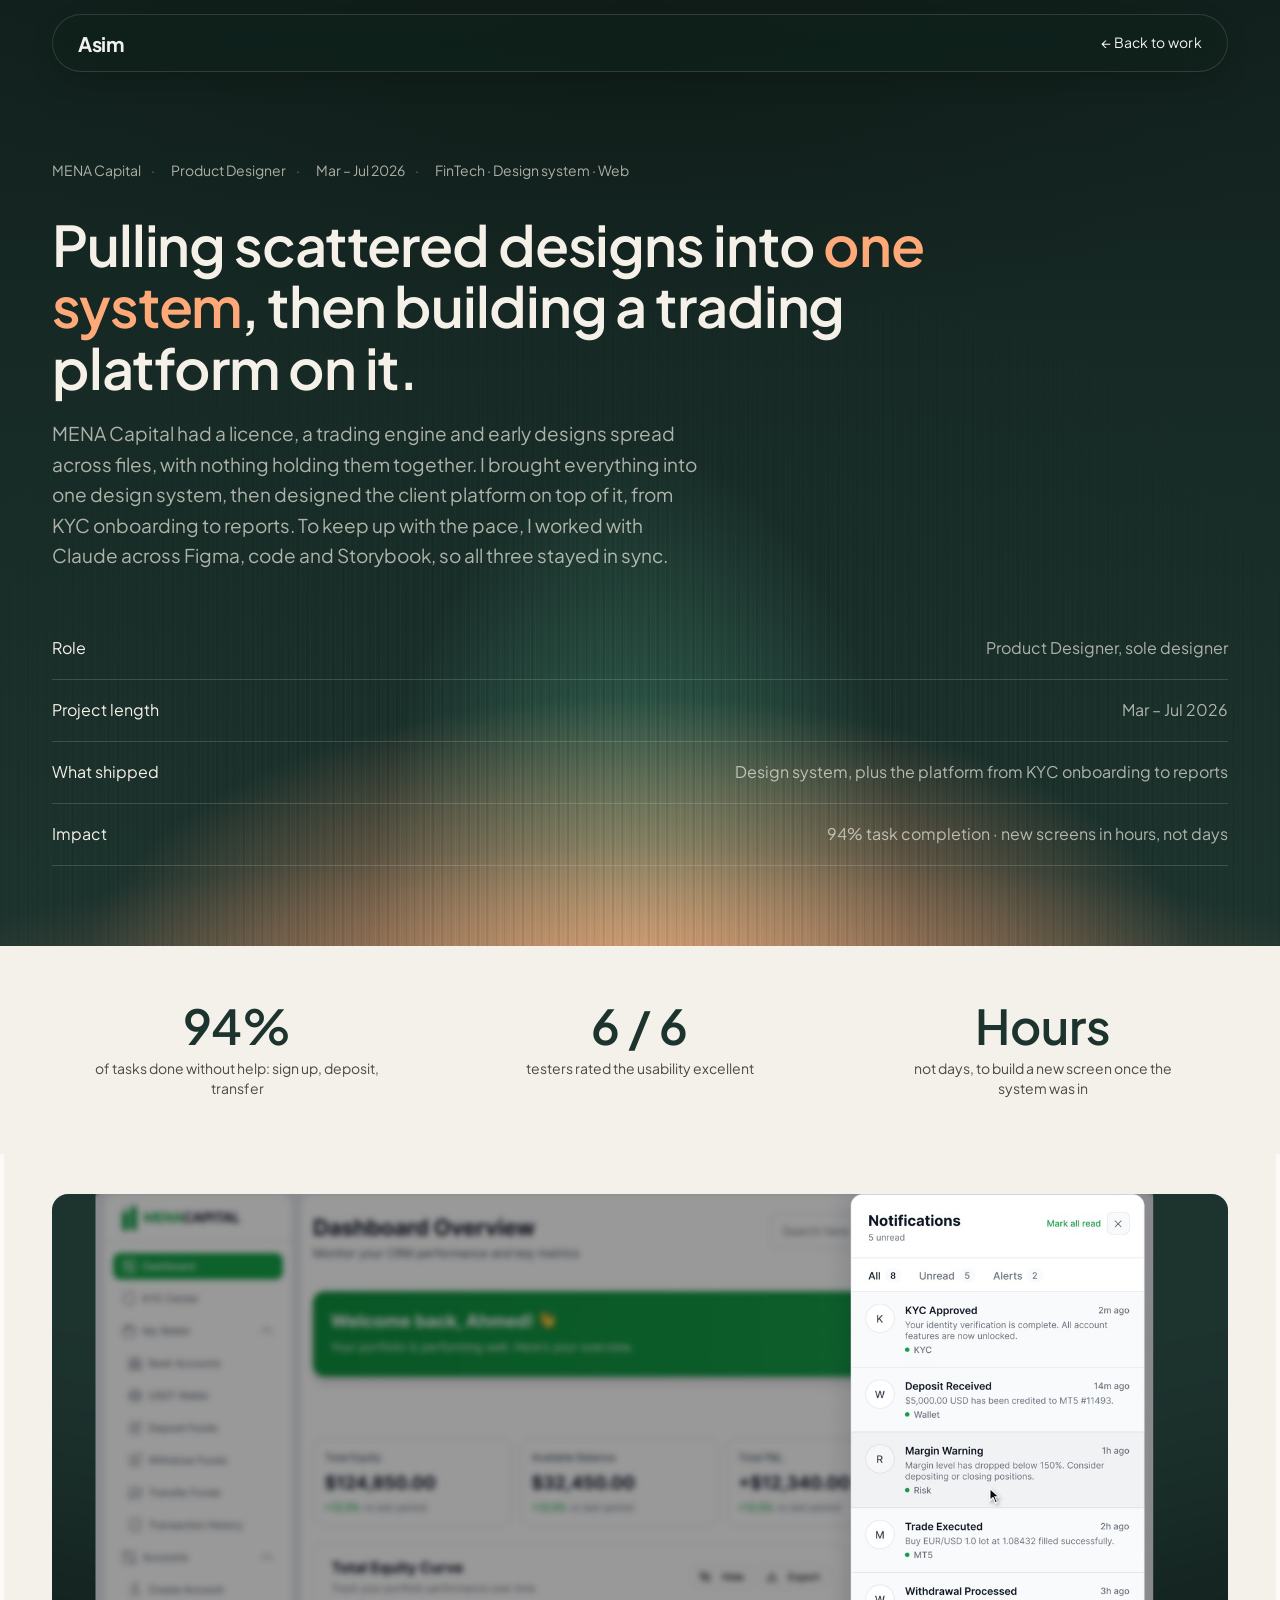
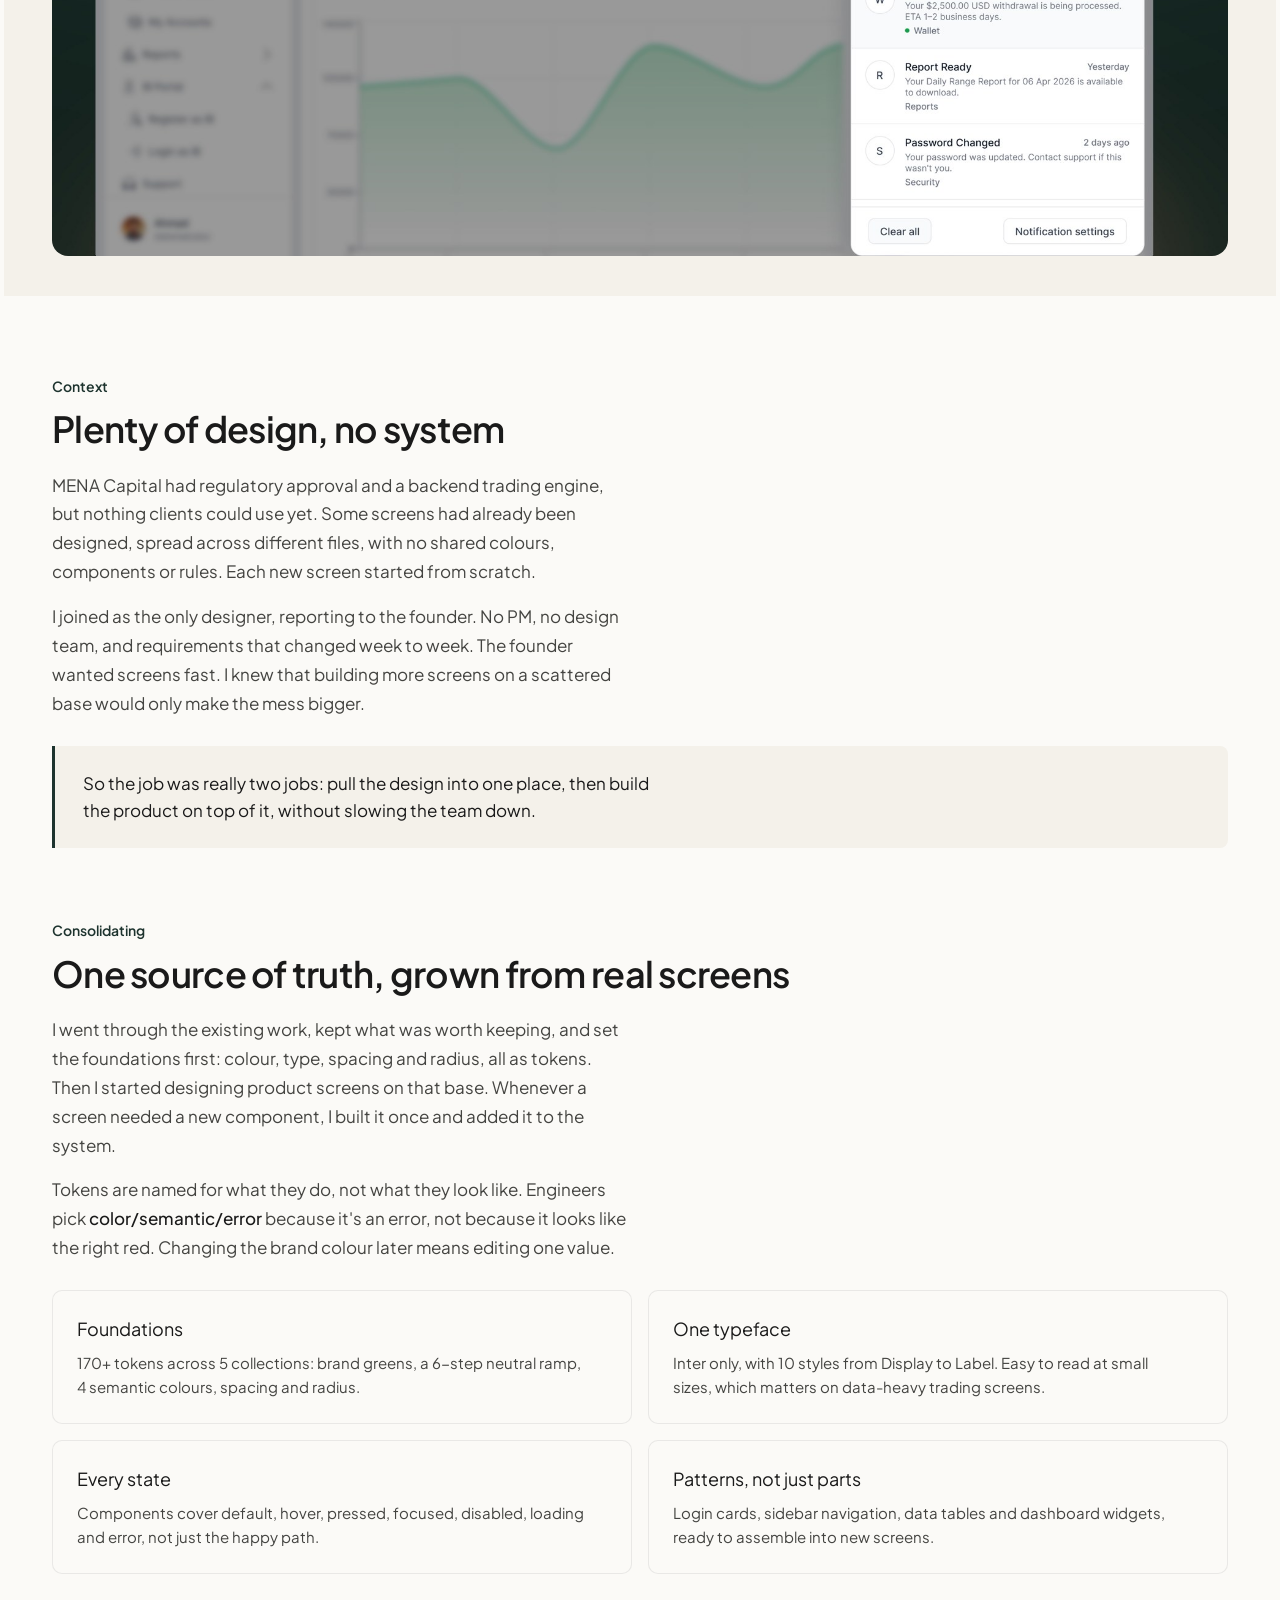
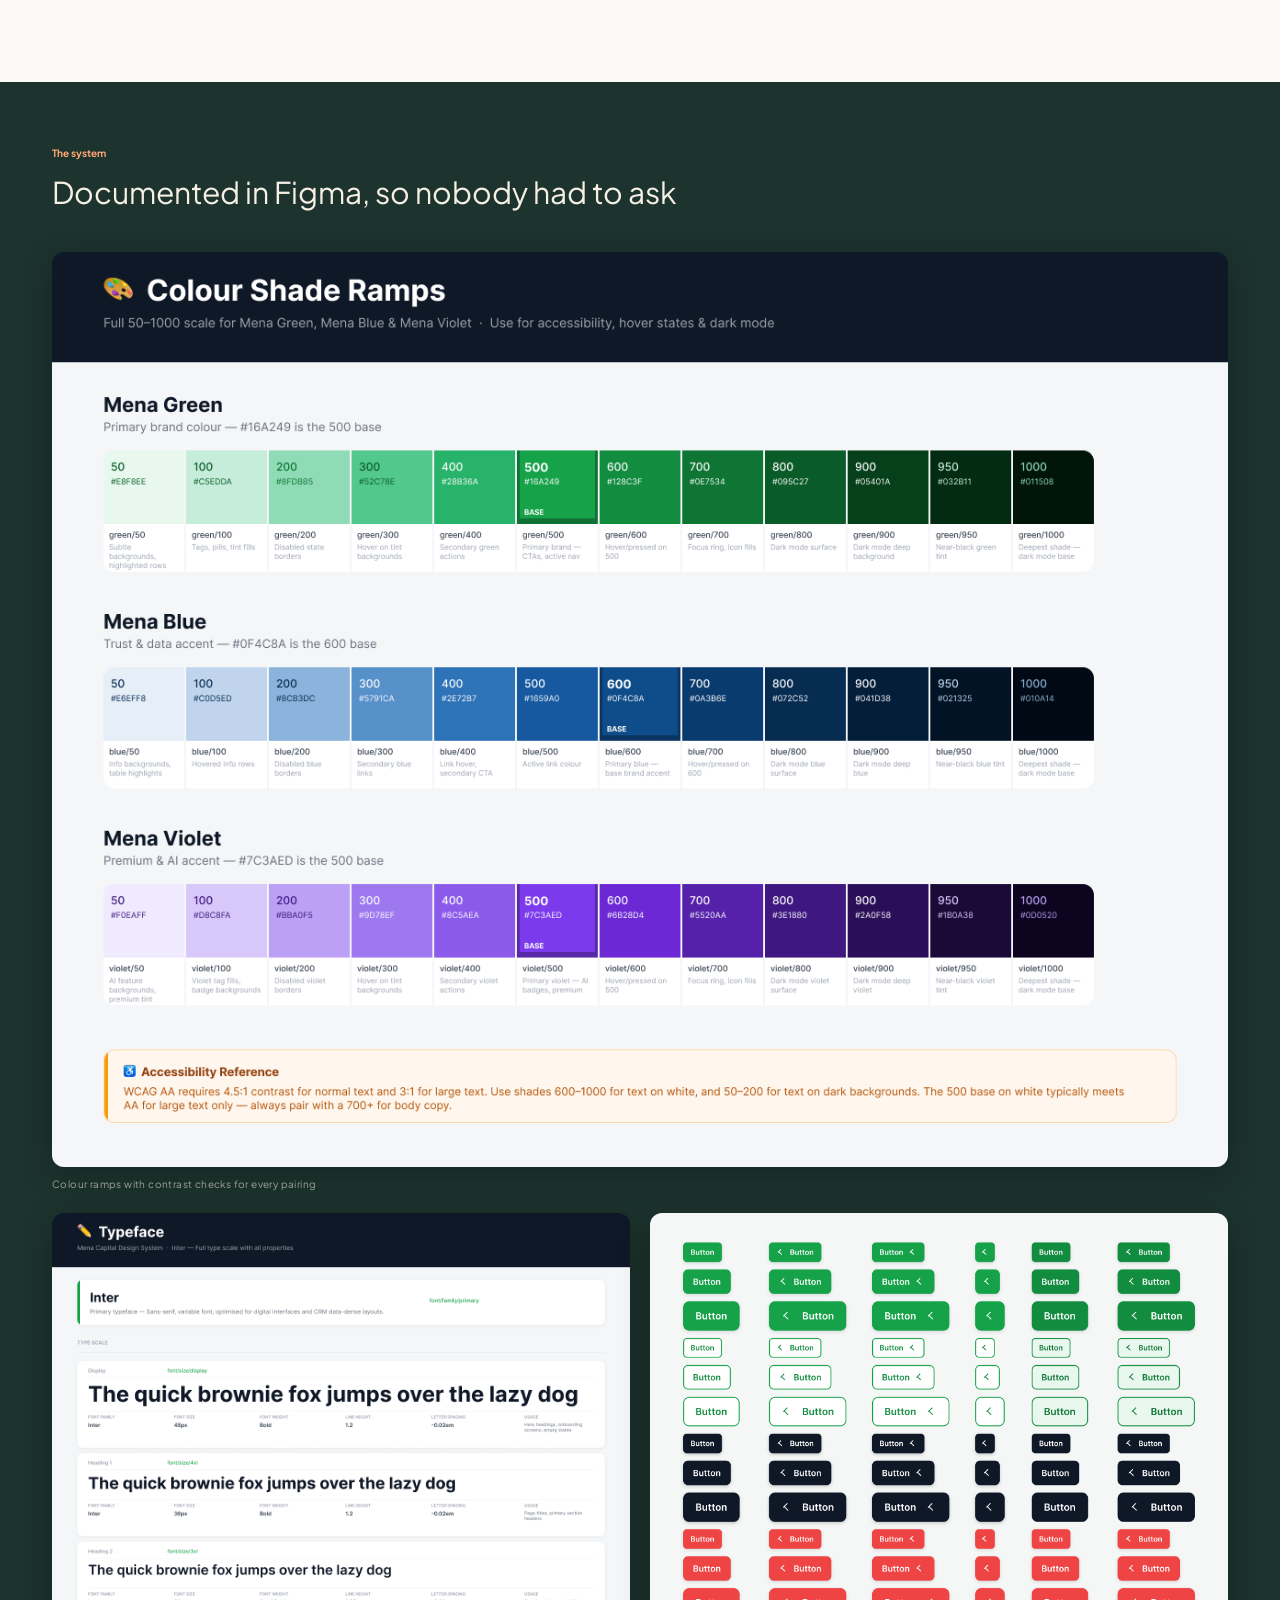
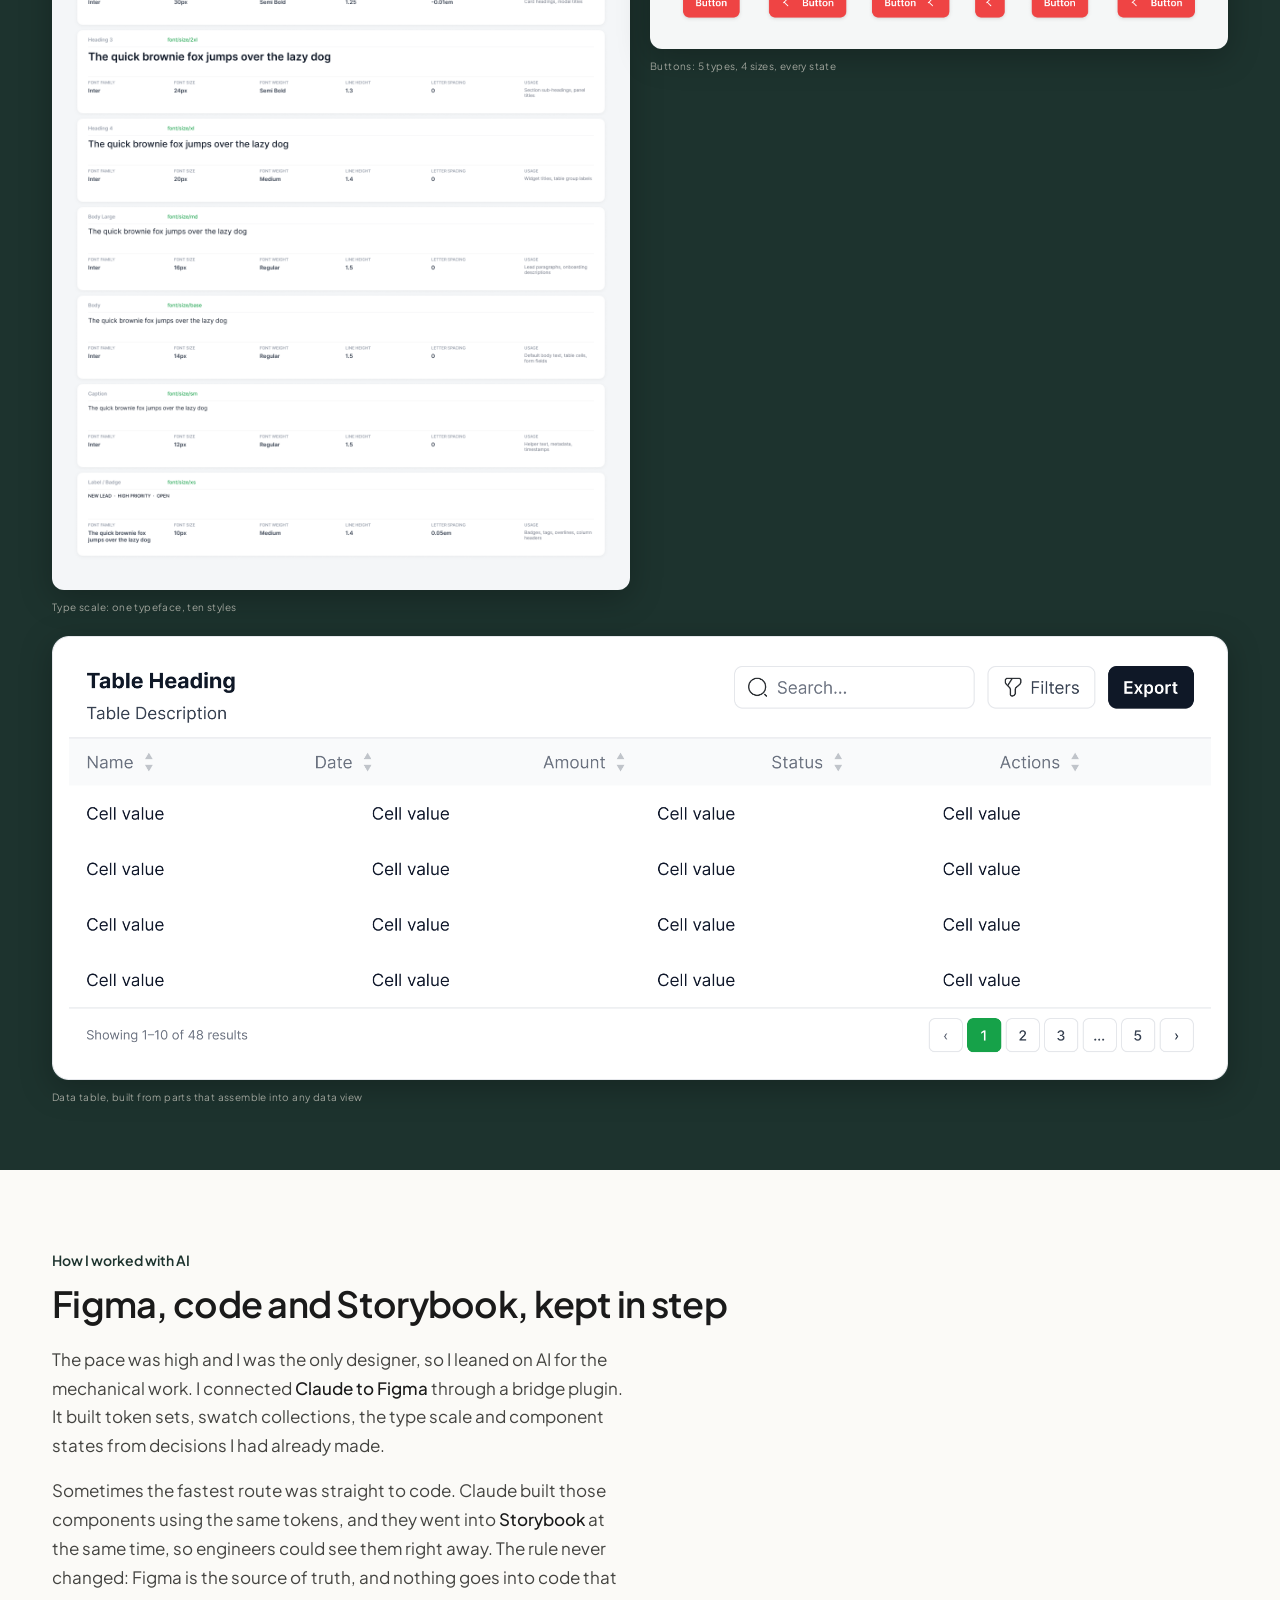
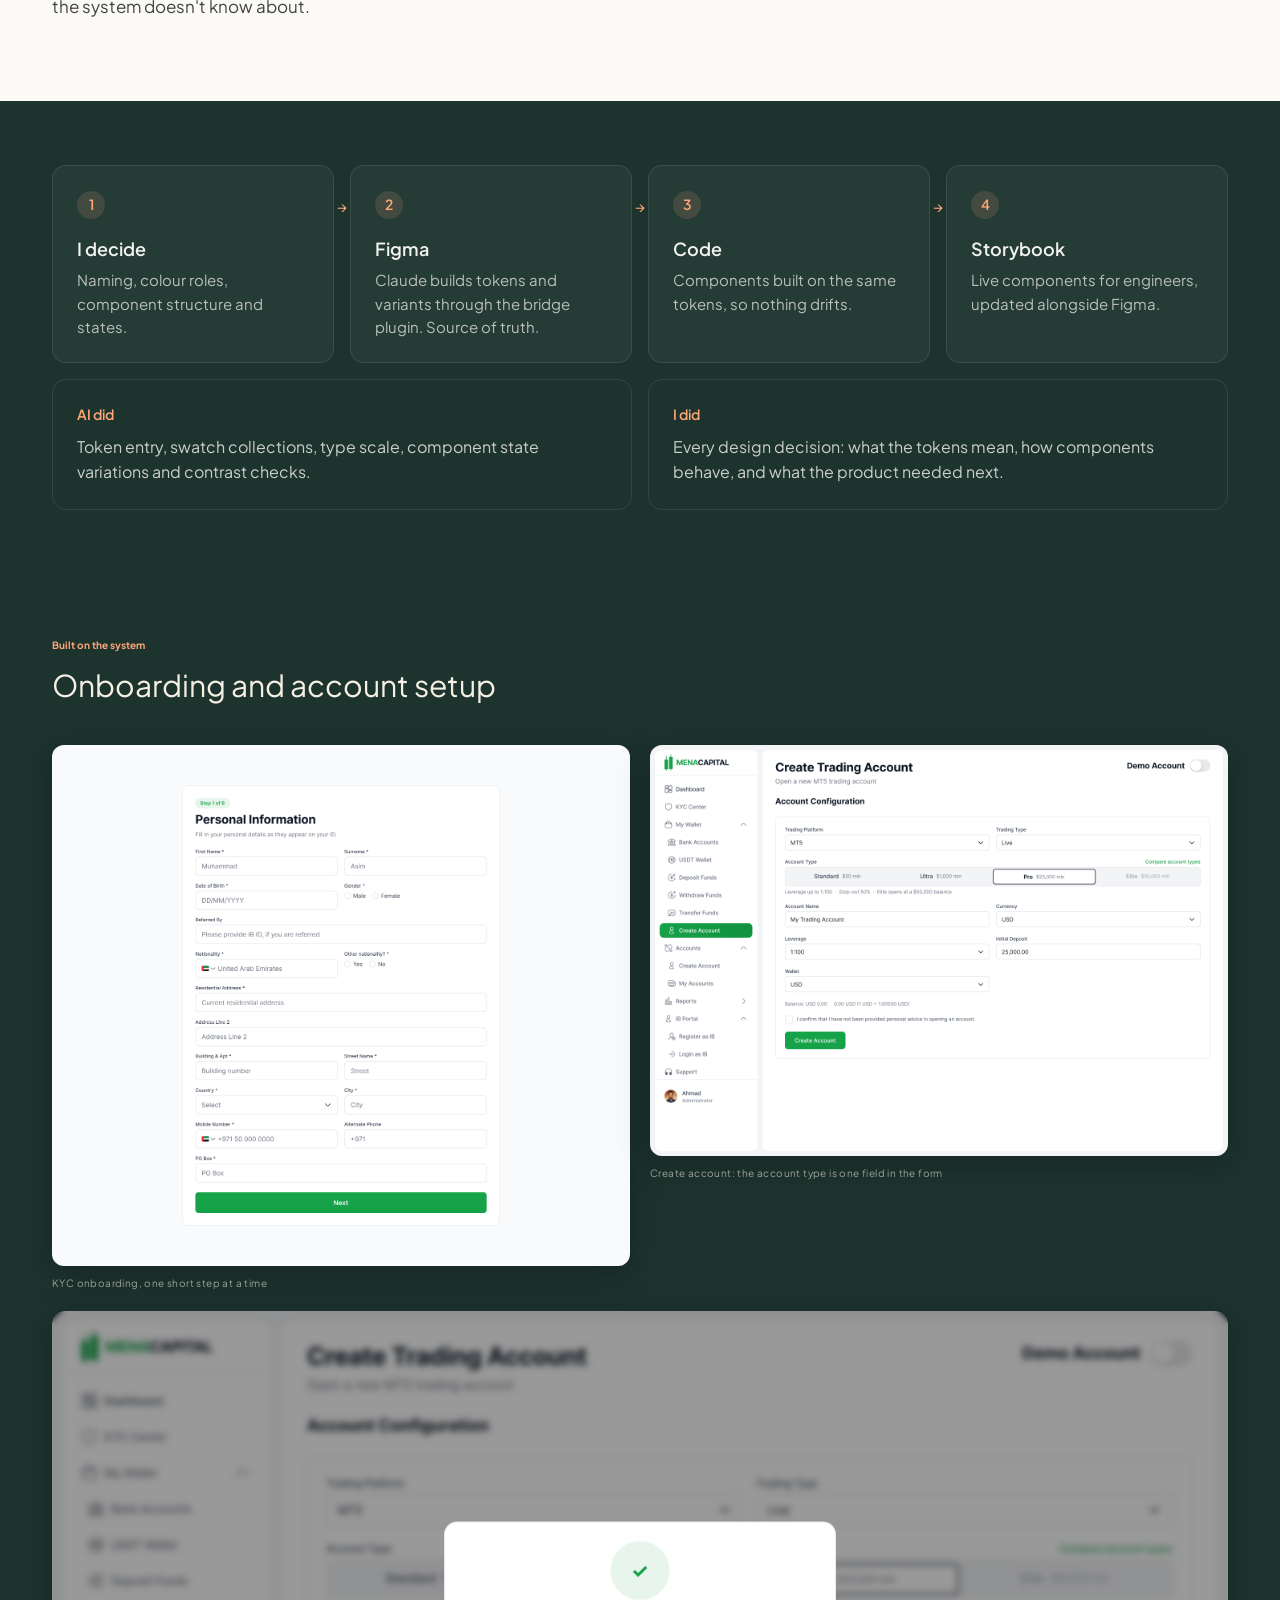
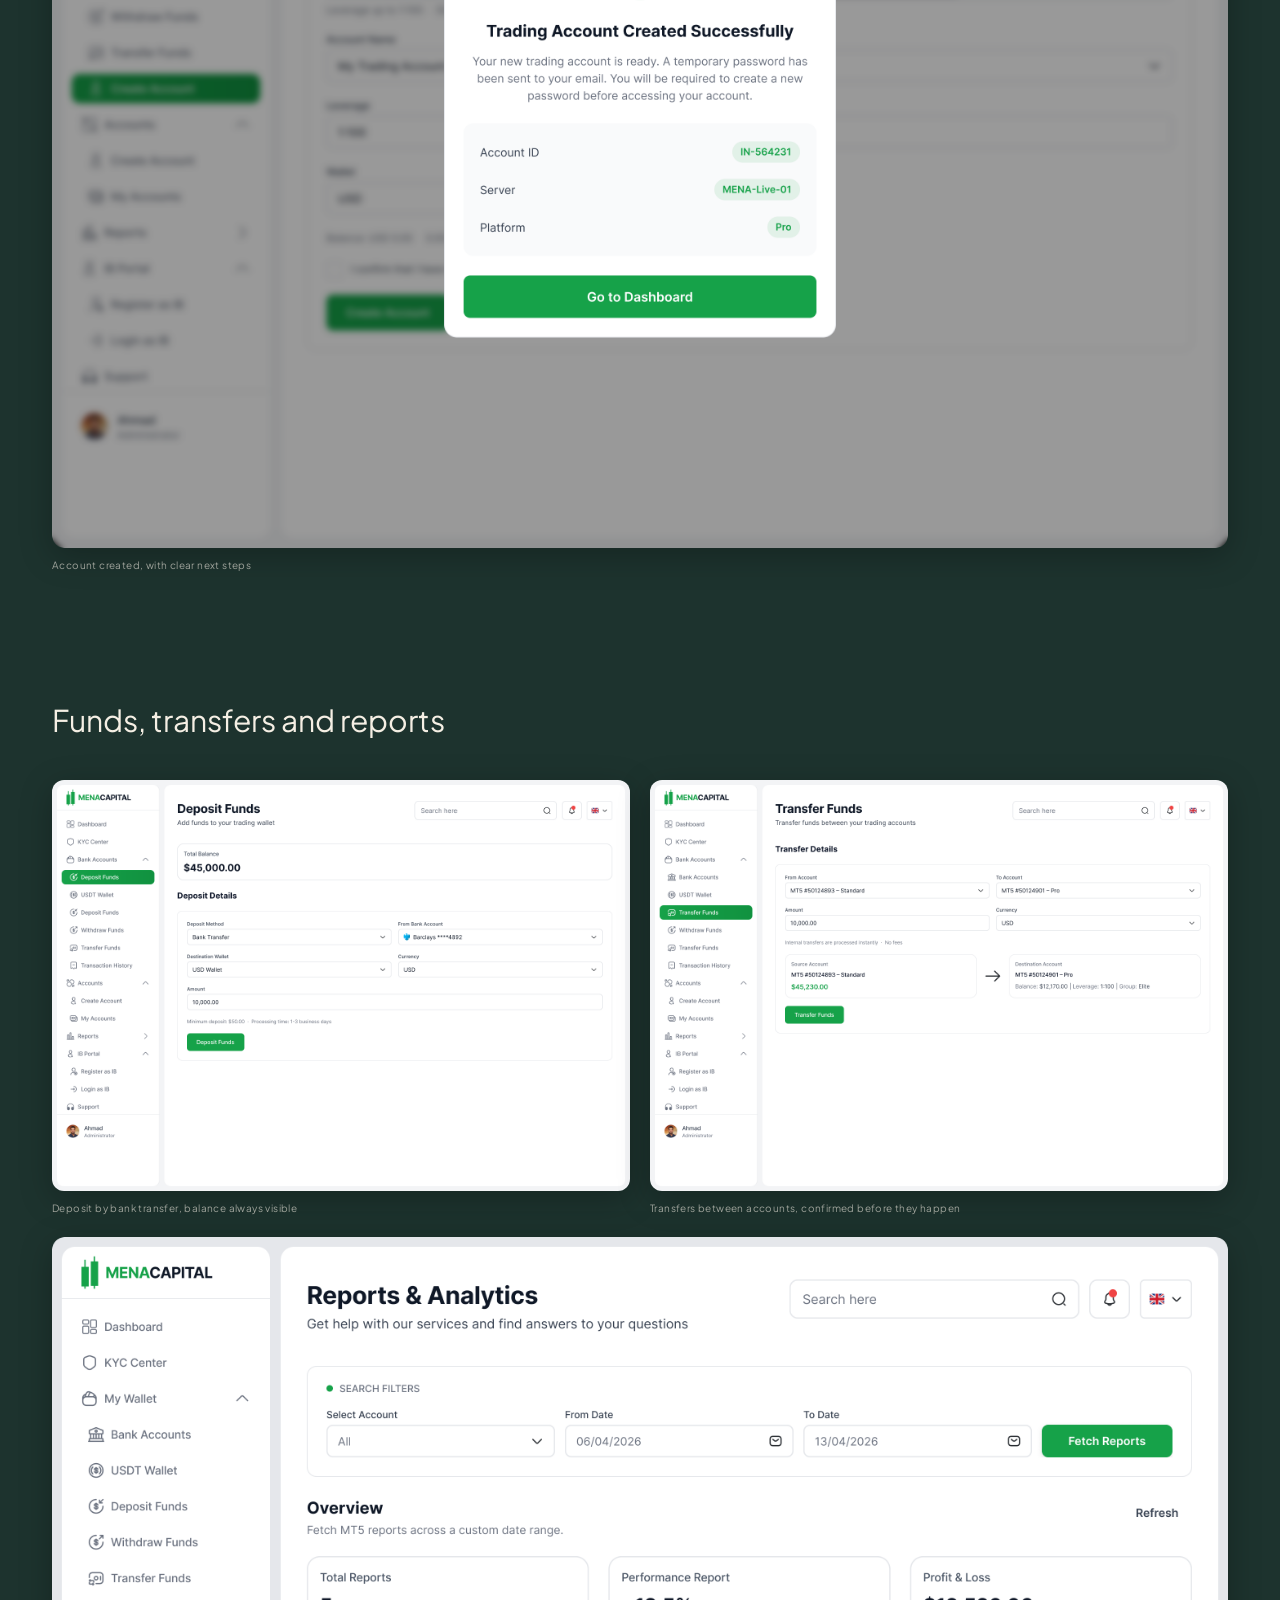
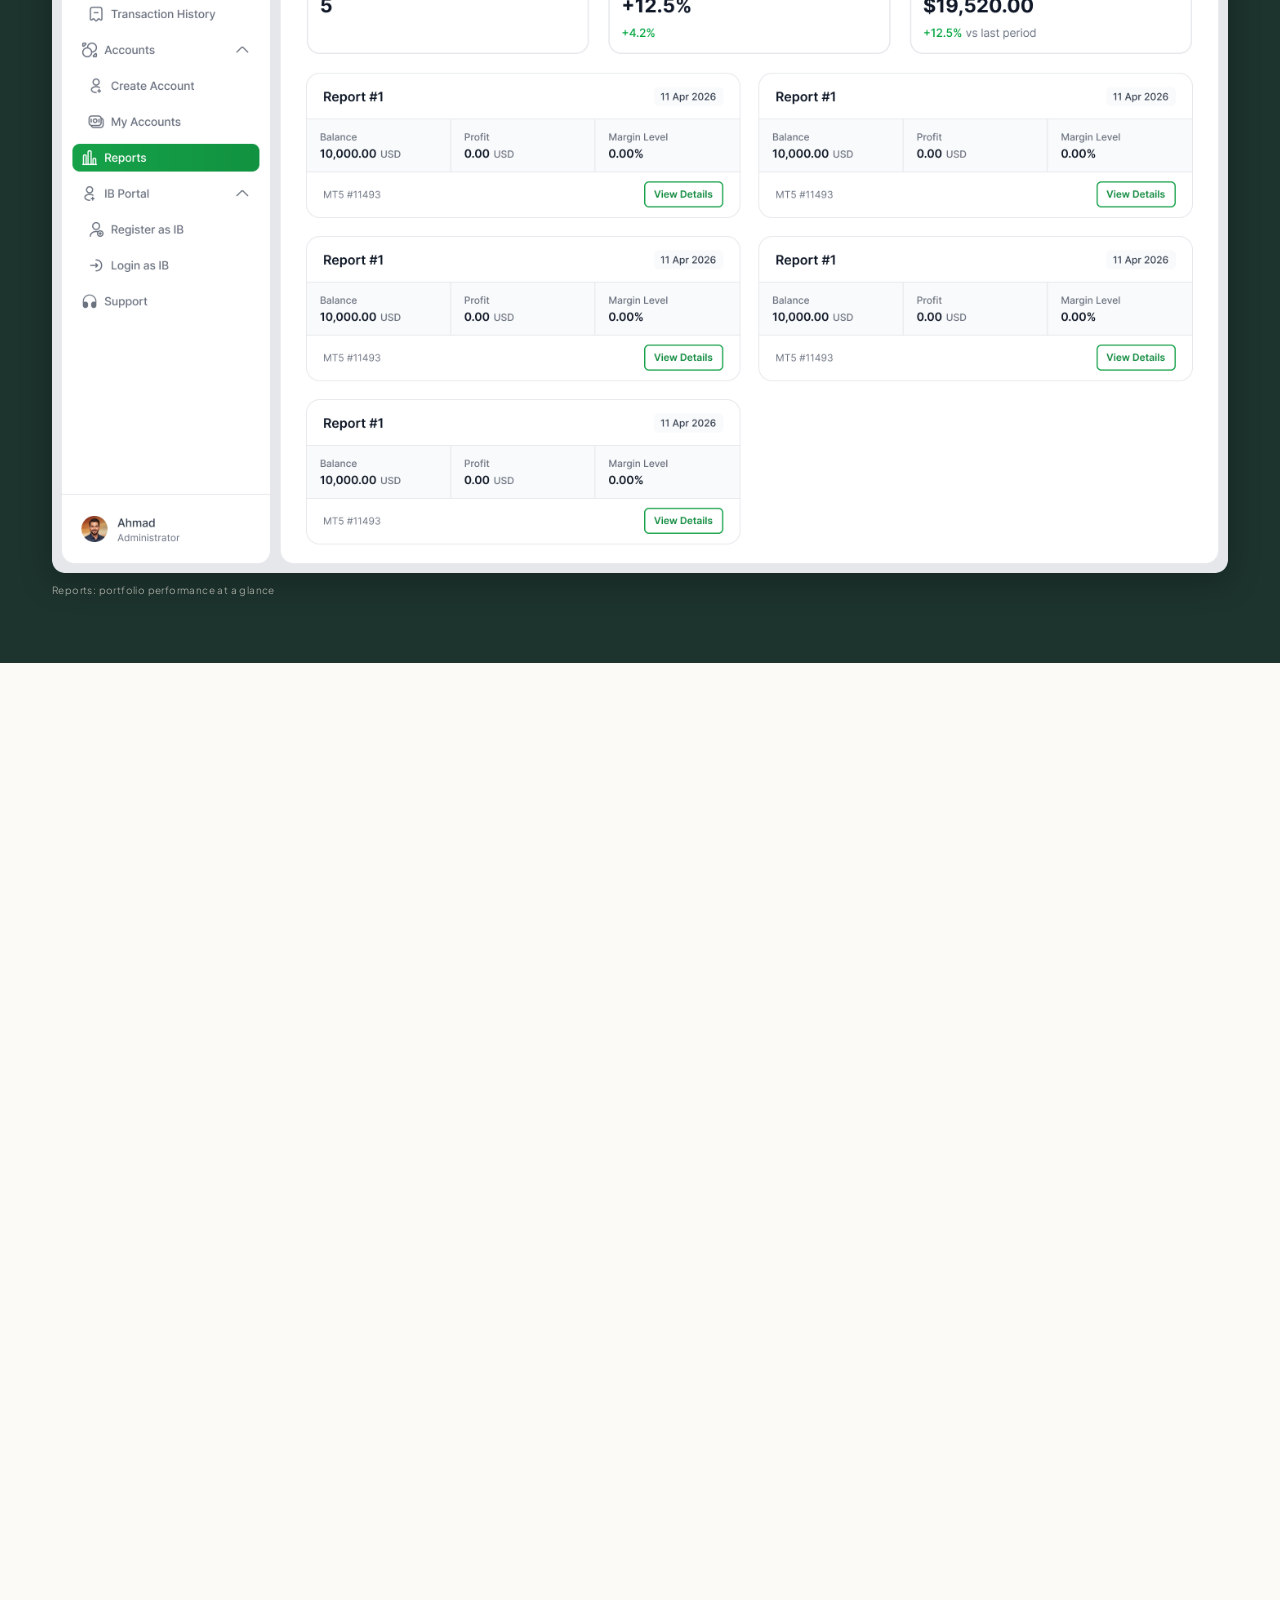
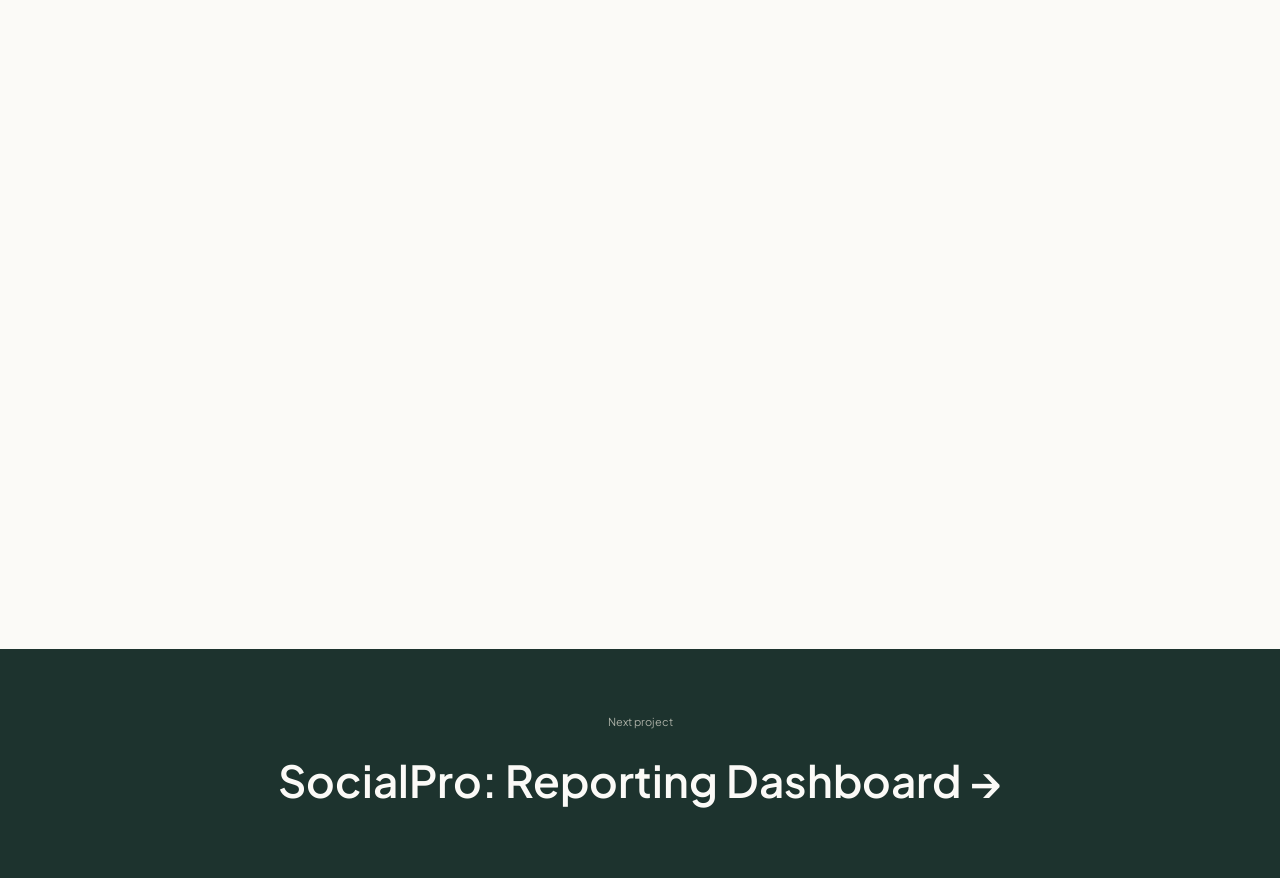
<file: casestudy-mena-ds.html>
<!DOCTYPE html>
<html lang="en">
<head>
<meta charset="UTF-8">
<meta name="viewport" content="width=device-width, initial-scale=1.0">
<title>Asim - MENA Capital</title>
<link rel="canonical" href="https://masim.design/casestudy-mena.html">
<meta http-equiv="refresh" content="0; url=casestudy-mena.html">
<meta name="robots" content="noindex">
<style>body { margin: 0; min-height: 100vh; display: grid; place-items: center; background: #1D332E; color: #F2F2EF; font: 16px/1.5 -apple-system, system-ui, sans-serif; } a { color: #FFA878; }</style>
</head>
<body>
<p>This case study has moved. <a href="casestudy-mena.html">Go to MENA Capital</a>.</p>
<script>location.replace('casestudy-mena.html');</script>
</body>
</html>
</file>
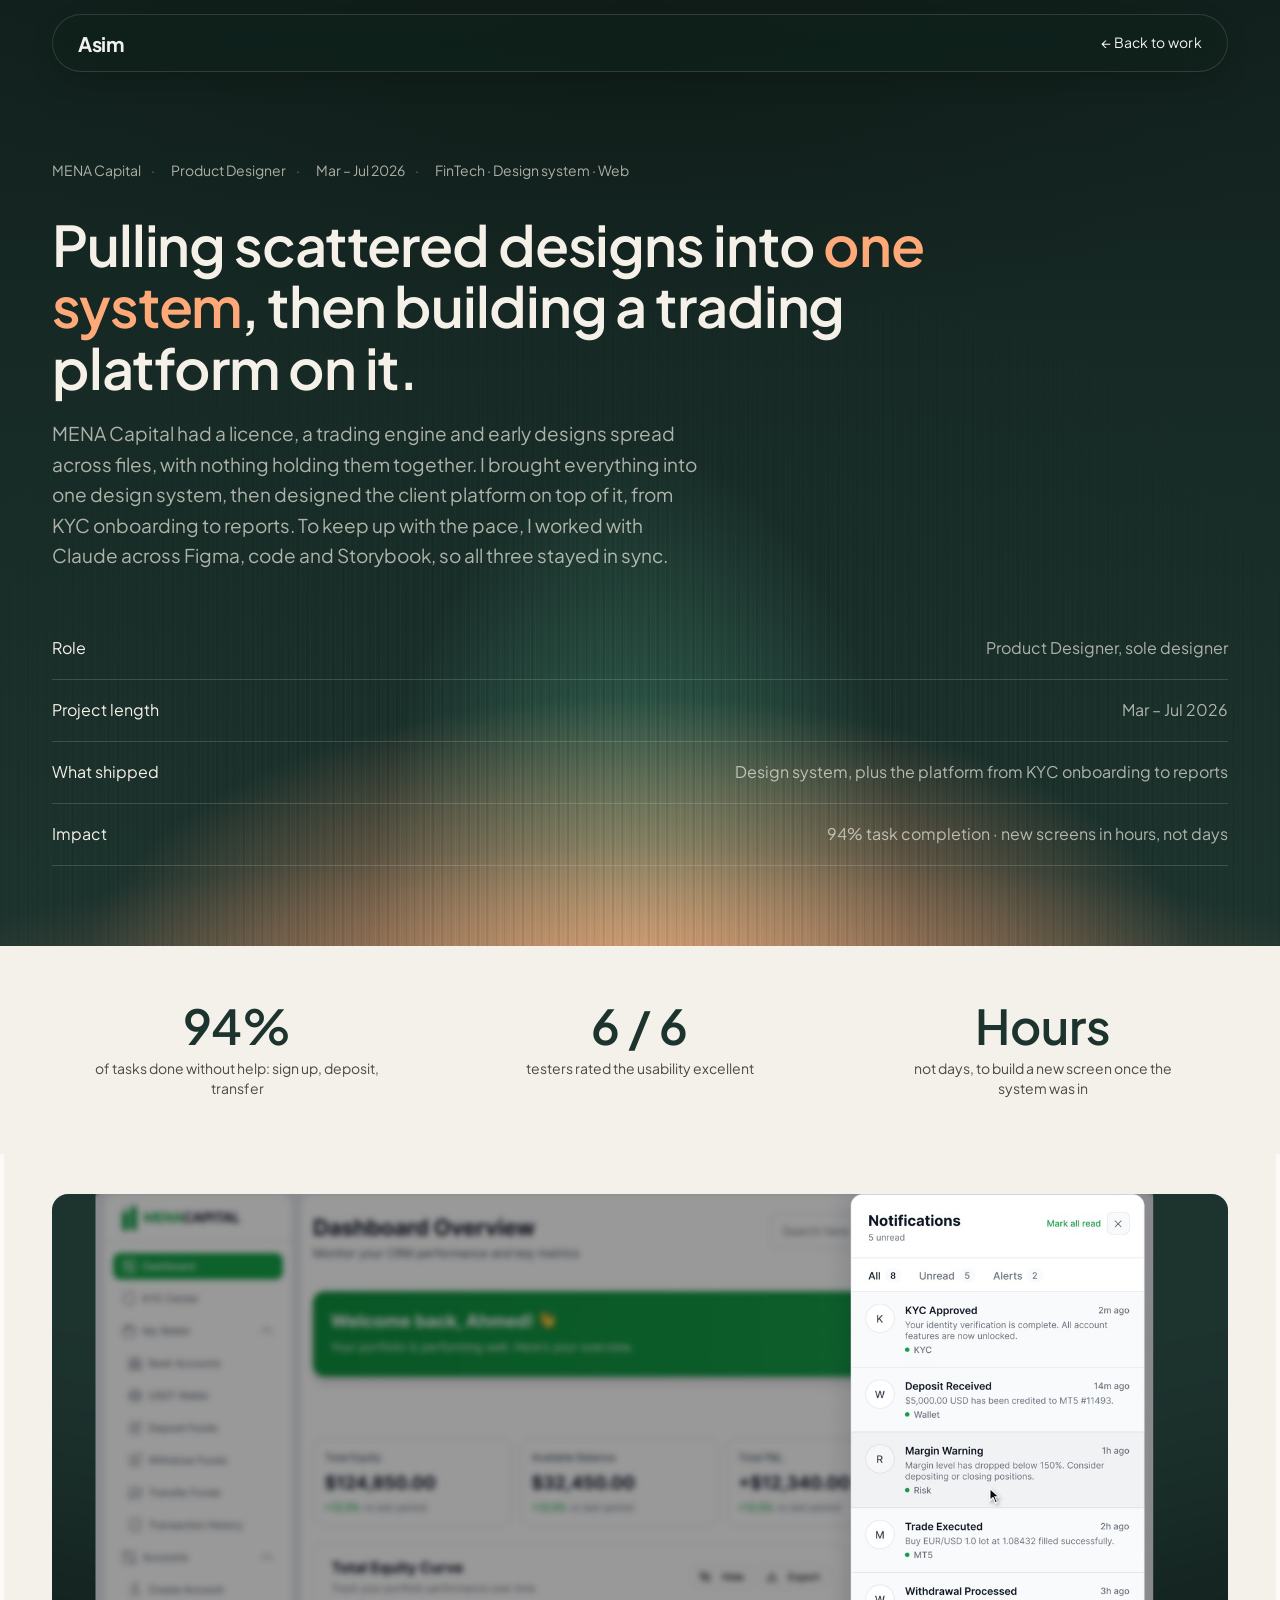
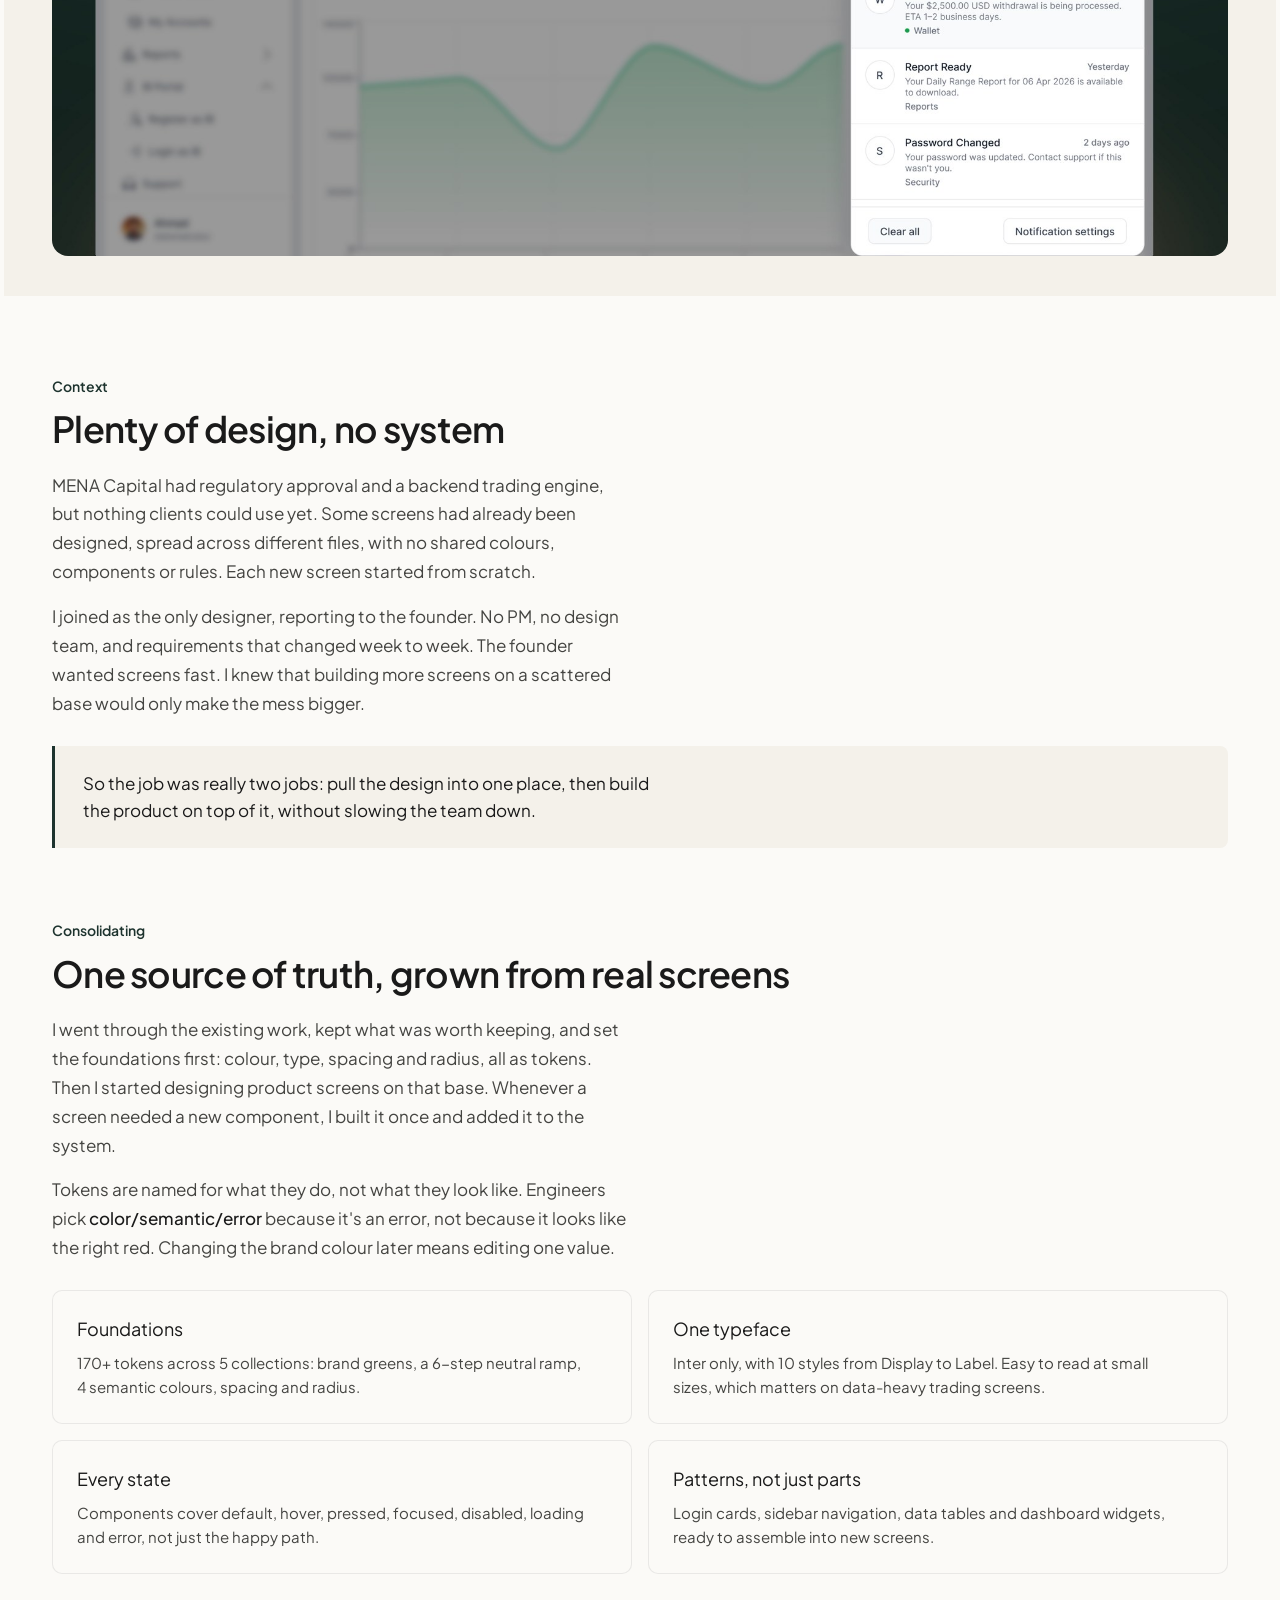
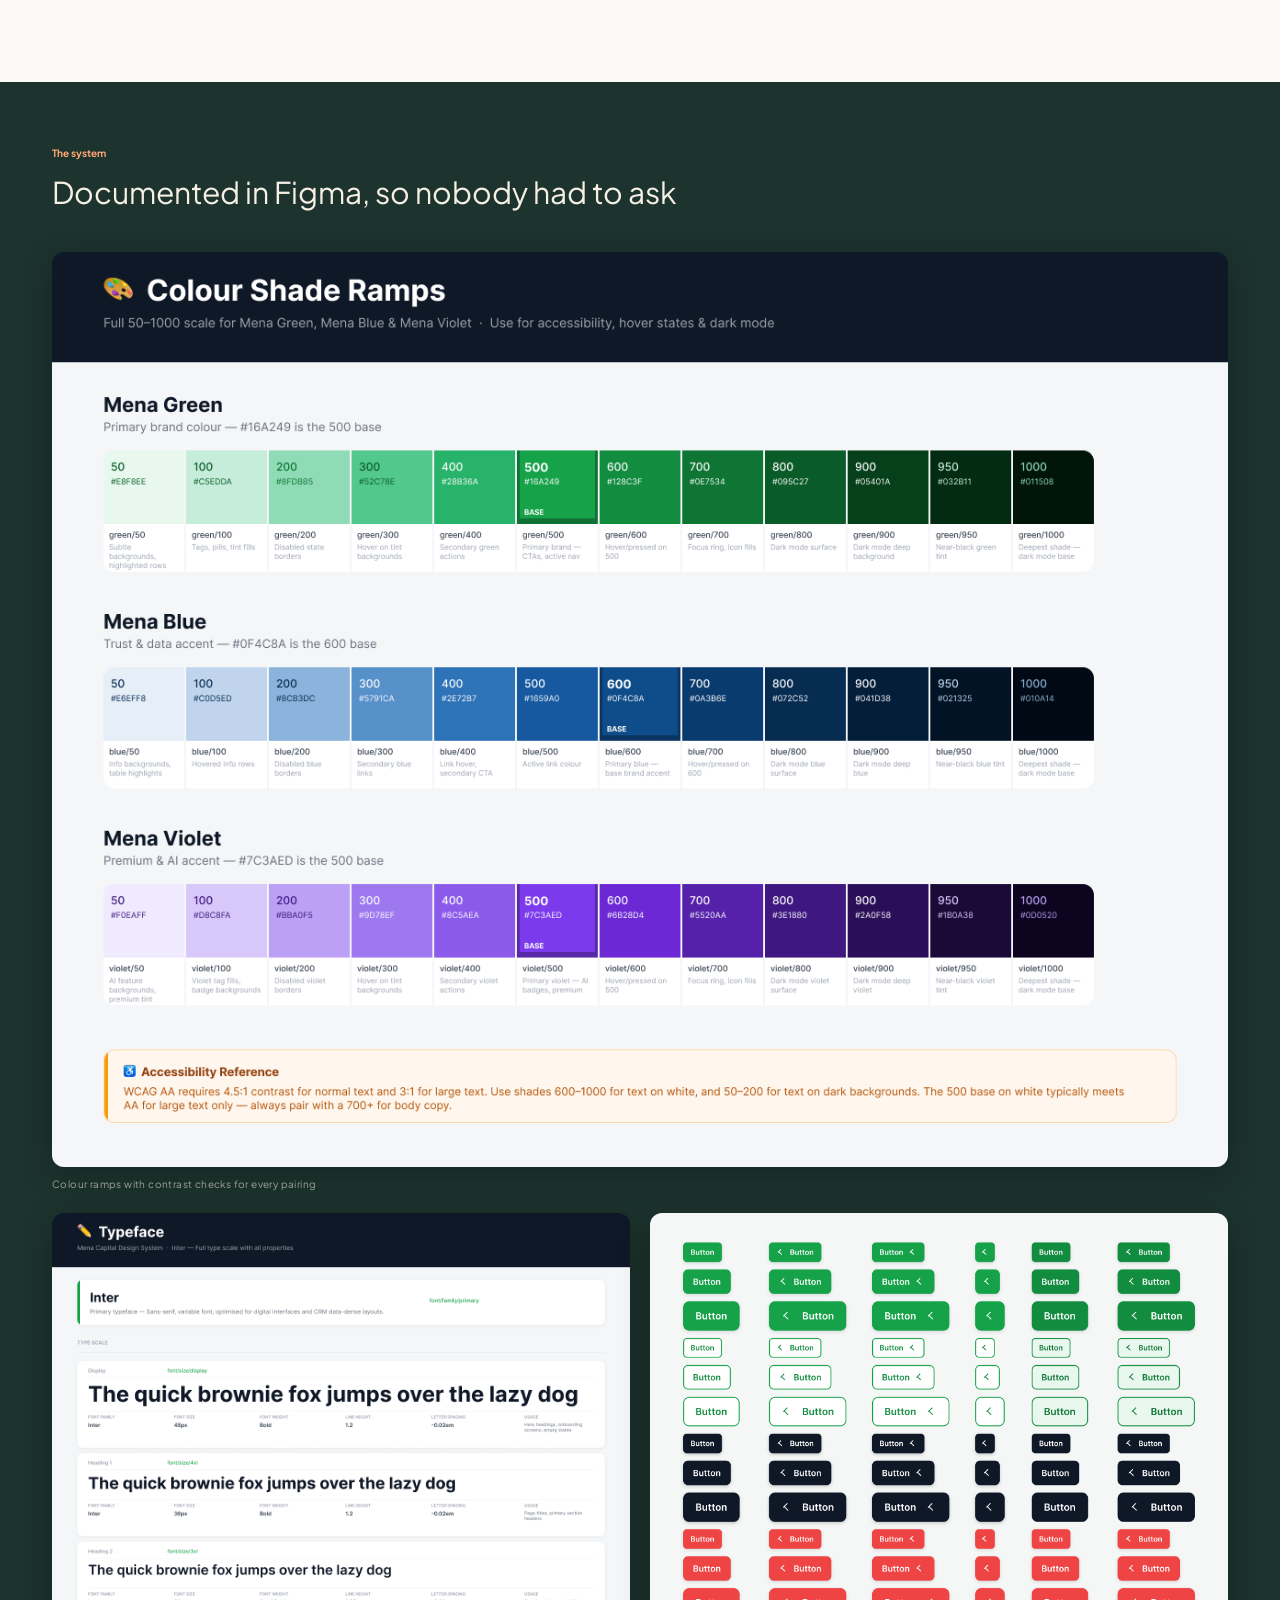
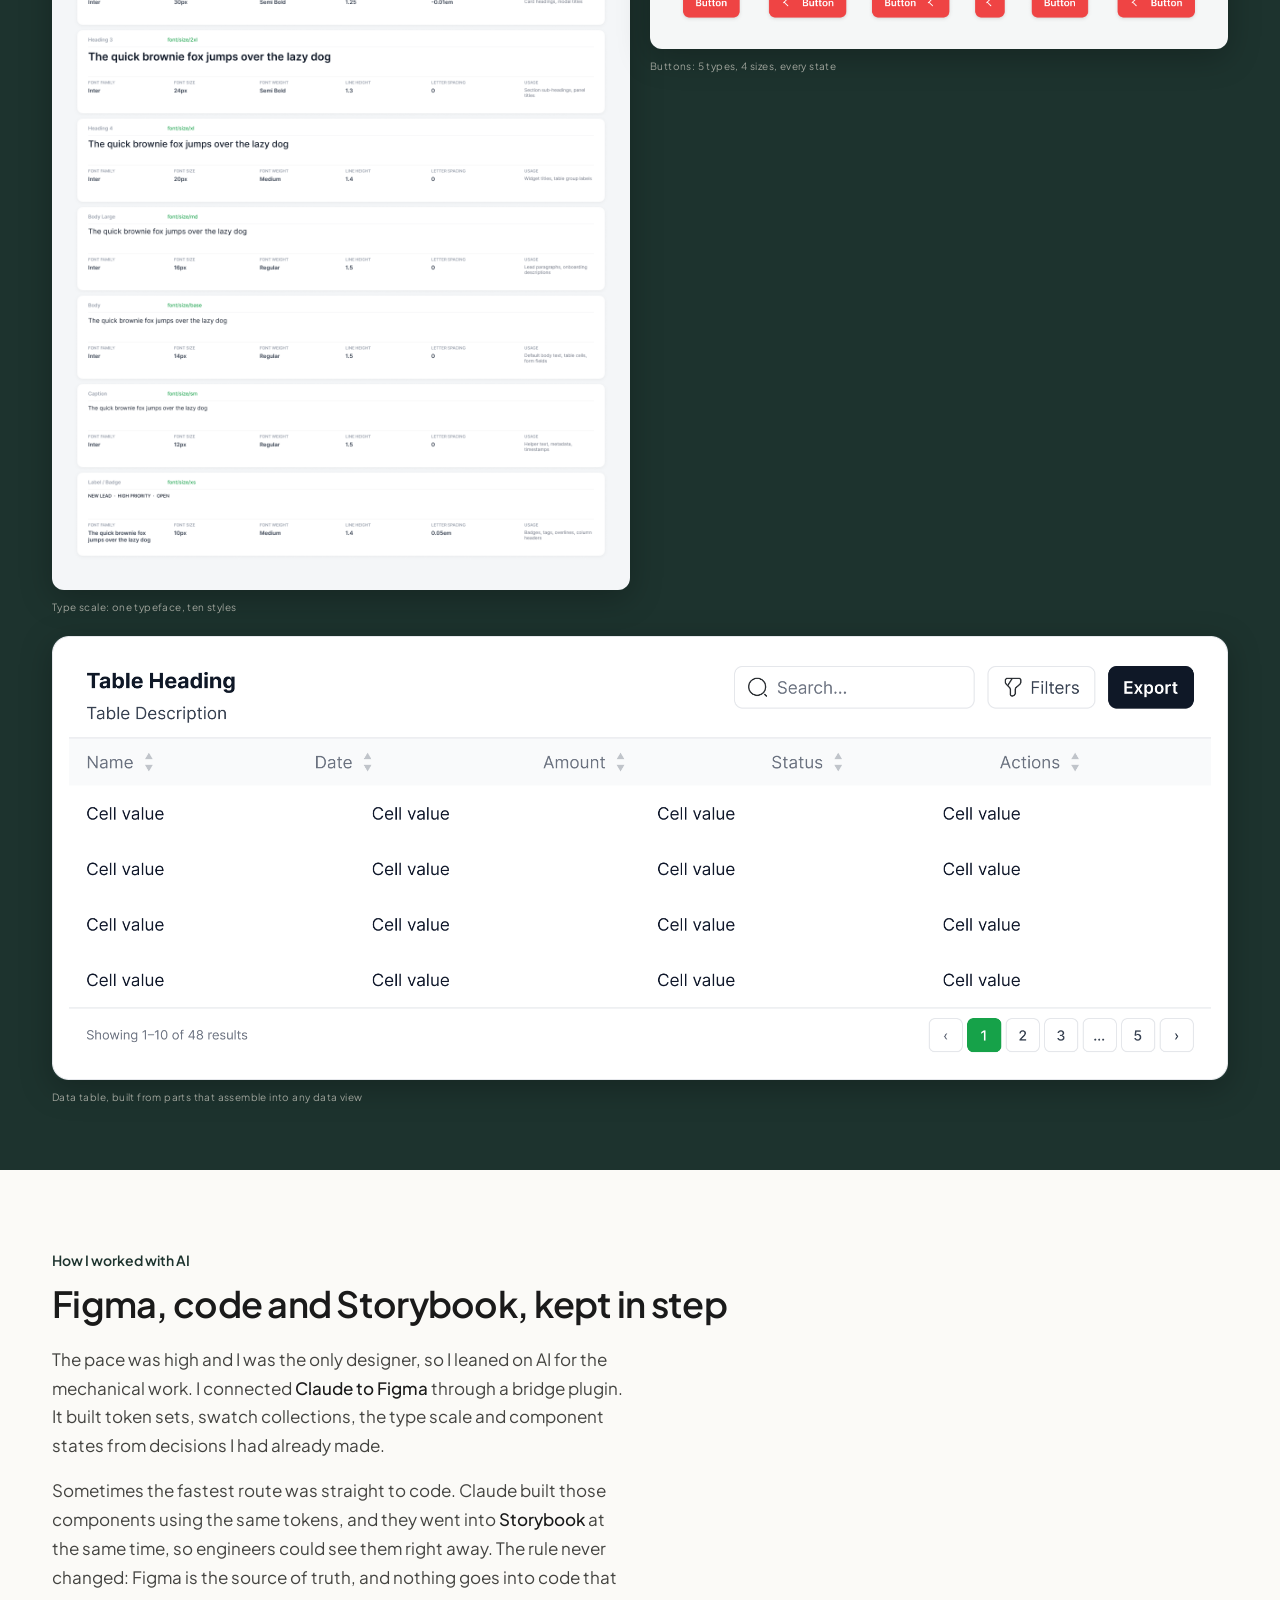
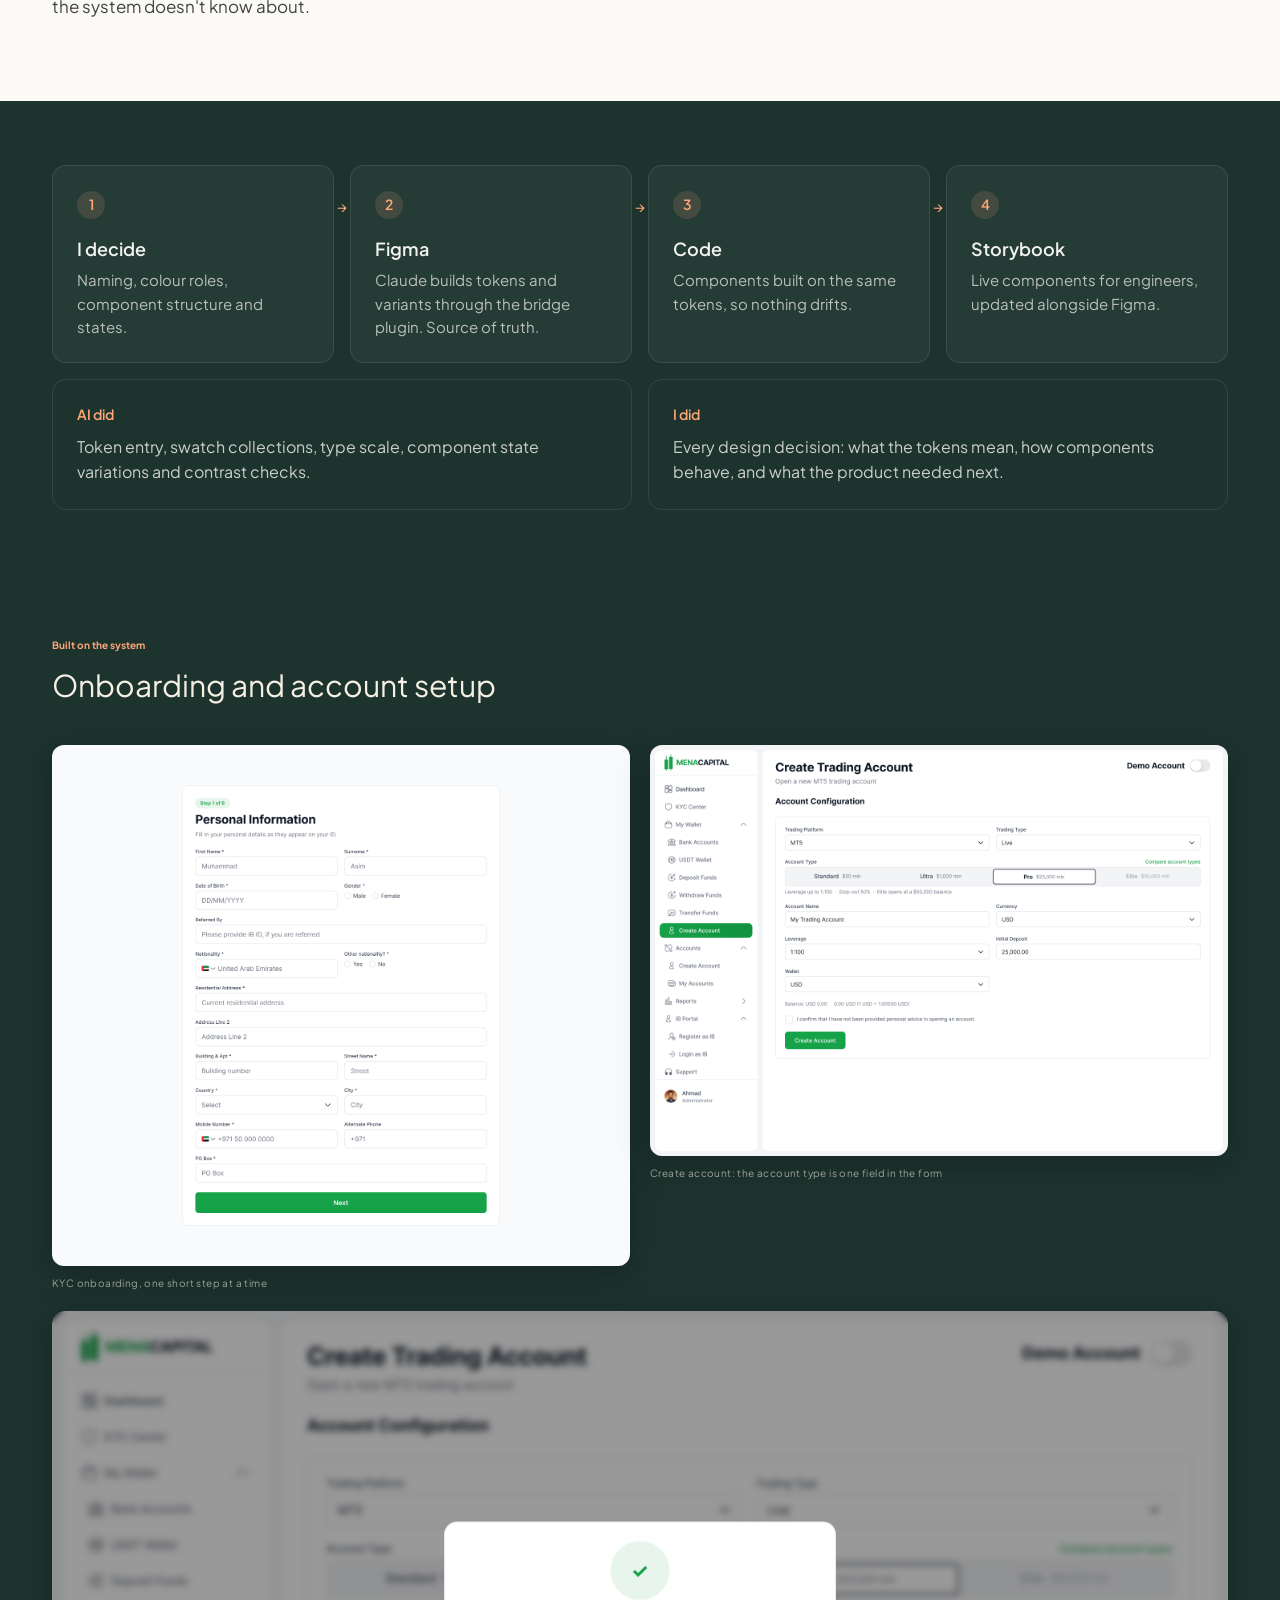
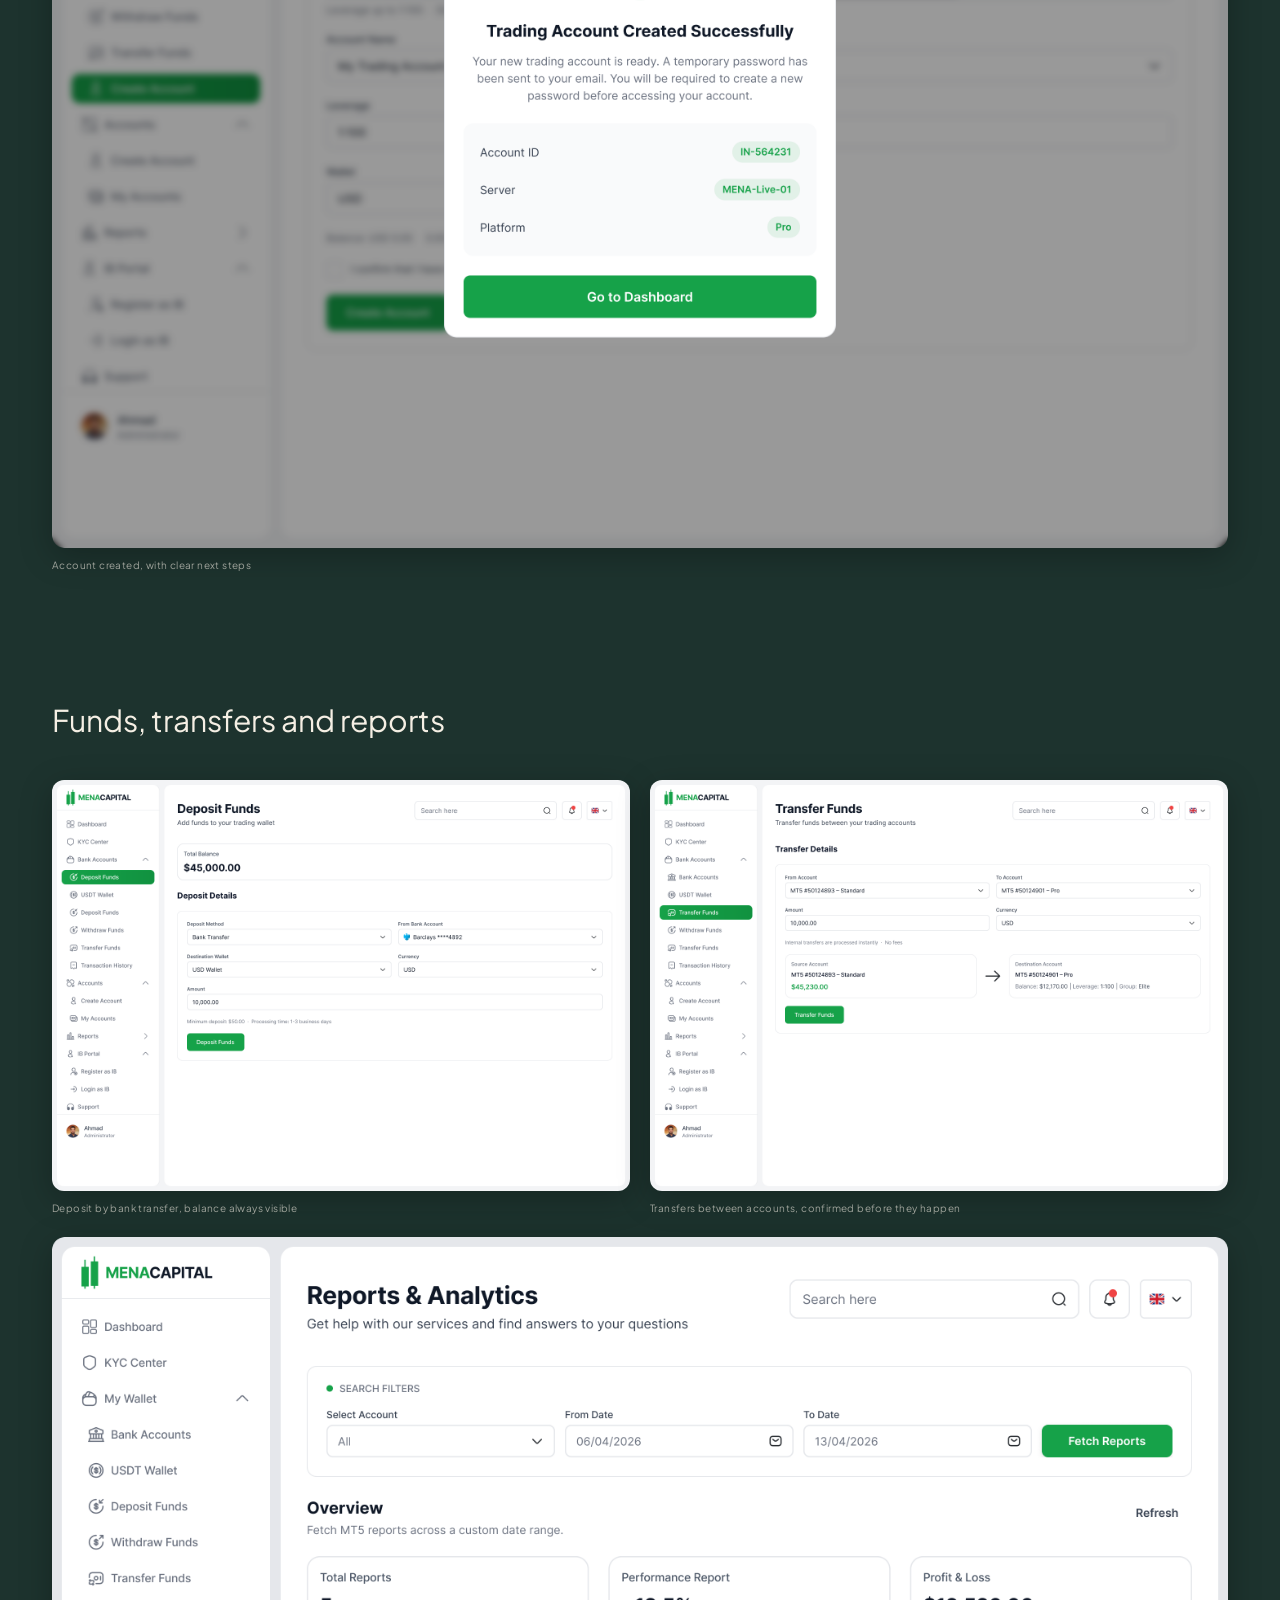
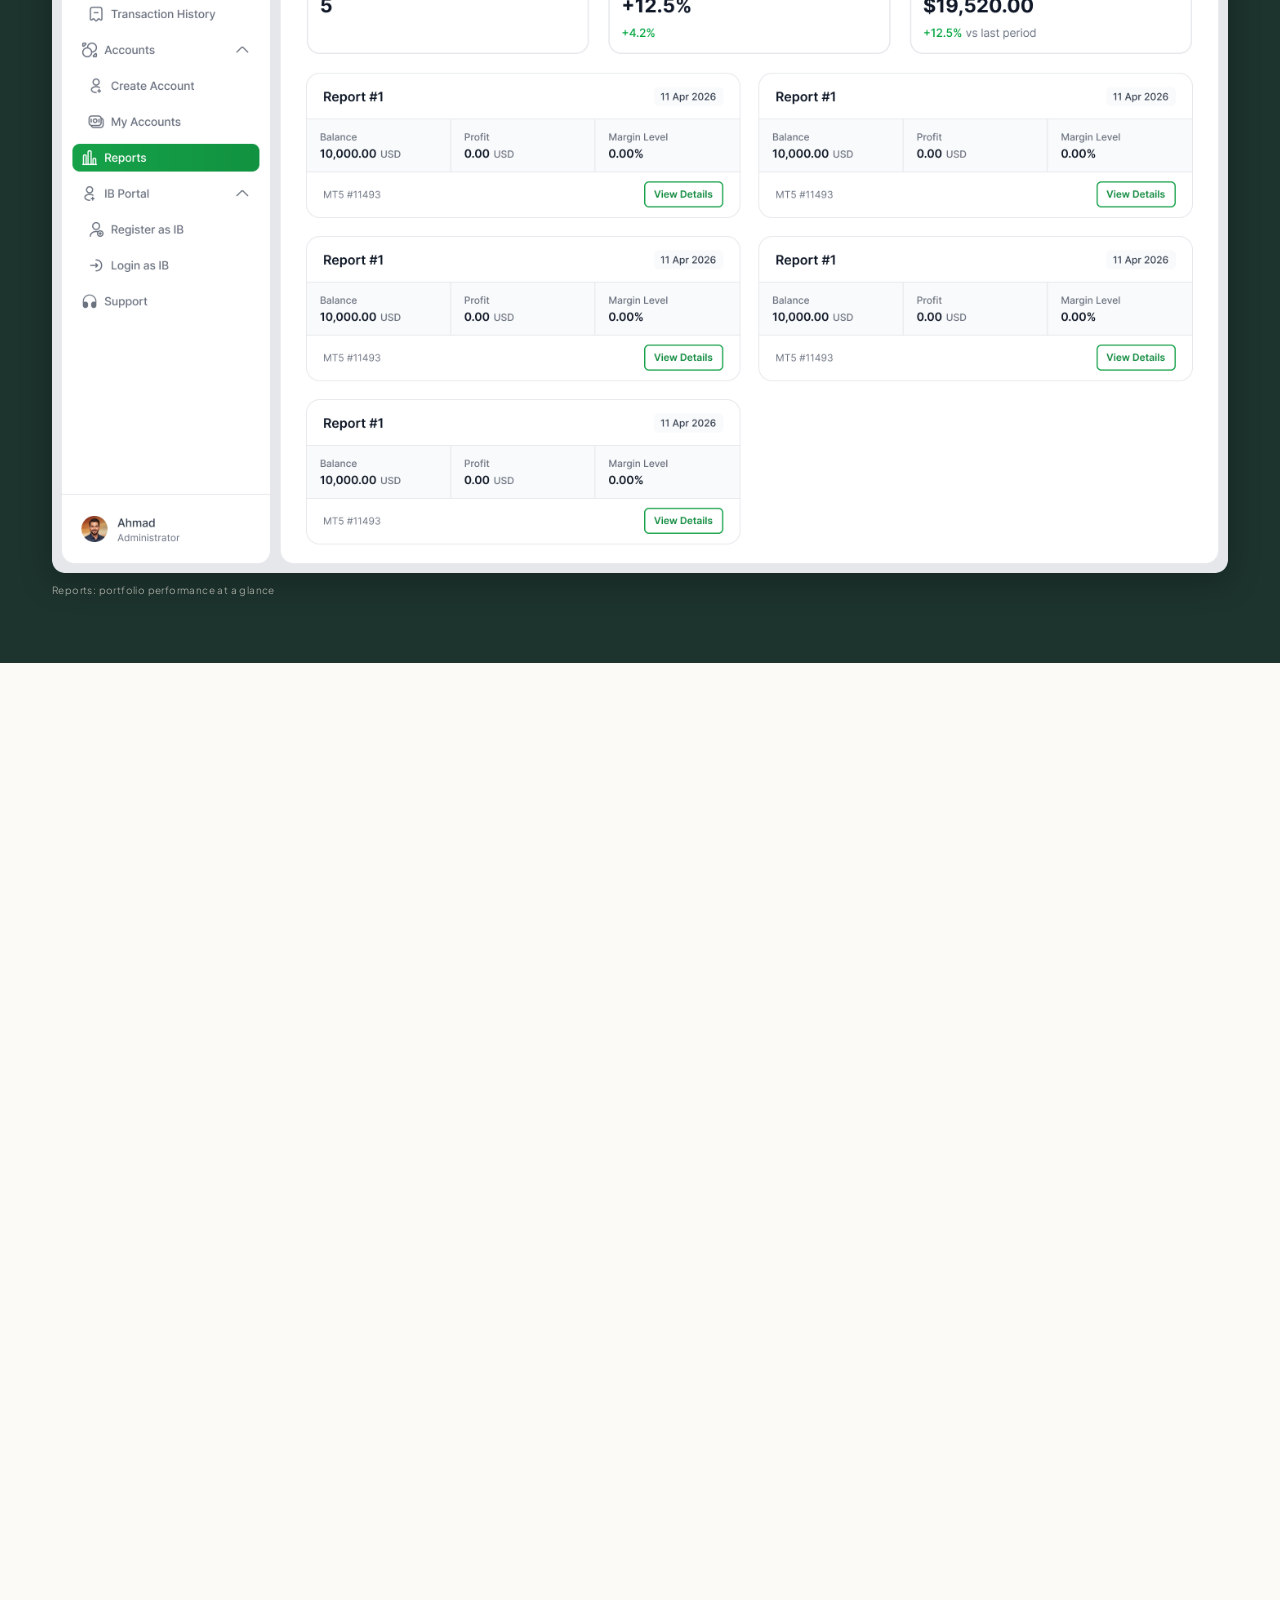
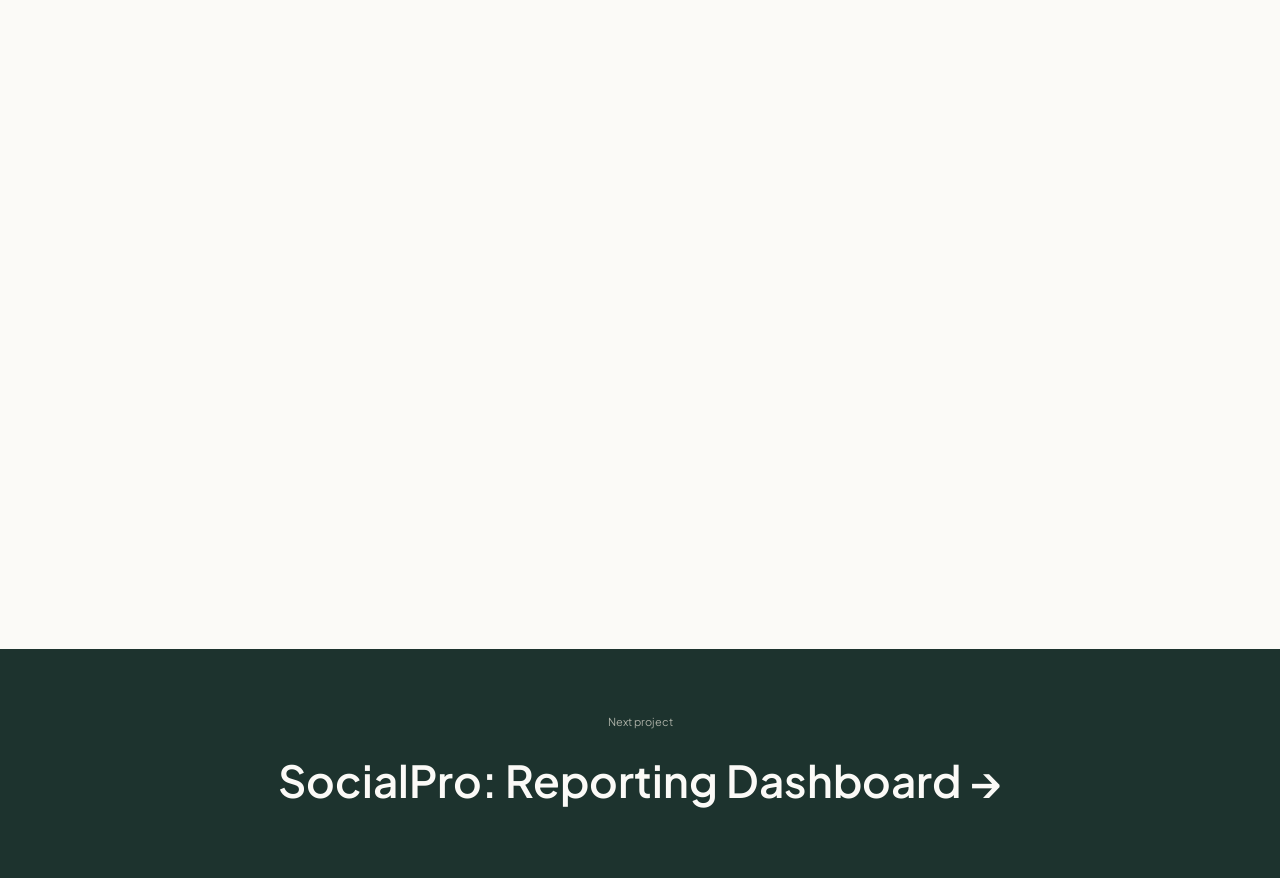
<file: casestudy-mena.html>
<!DOCTYPE html>
<html lang="en">
<head>
<!-- Google tag (gtag.js) -->
<script async src="https://www.googletagmanager.com/gtag/js?id=G-JJ8R116C7H"></script>
<script>
  window.dataLayer = window.dataLayer || [];
  function gtag(){dataLayer.push(arguments);}
  gtag("js", new Date());
  gtag("config", "G-JJ8R116C7H");
</script>
<meta charset="UTF-8">
<meta name="viewport" content="width=device-width, initial-scale=1.0">
<link rel="icon" type="image/png" href="images/favicon.png">
<title>Asim - MENA Capital Design System and Trading Platform</title>
<link rel="preconnect" href="https://fonts.googleapis.com">
<link rel="preconnect" href="https://fonts.gstatic.com" crossorigin>
<link href="https://fonts.googleapis.com/css2?family=Plus+Jakarta+Sans:ital,wght@0,400;0,500;0,600;0,700;1,400;1,500;1,600&family=JetBrains+Mono:wght@400;500&display=swap" rel="stylesheet">
<style>
  @font-face {
    font-family: 'Acorn';
    src: url('fonts/acorn-7.woff') format('woff');
    font-weight: 700;
    font-style: normal;
    font-display: swap;
  }
  :root {
    --paper: #F5EFE4; --paper-2: #EDE5D2; --ink: #1A1A1A; --ink-2: #2C2C2A; --ink-3: #444441;
    --muted: #5F5E5A; --hint: #888780; --signal: var(--signal); --deep: #2D5F4F;
    --serif: 'Plus Jakarta Sans', -apple-system, system-ui, sans-serif; --hero: 'Acorn', 'Georgia', serif;
    --sans: 'Plus Jakarta Sans', -apple-system, system-ui, sans-serif;
    --mono: 'JetBrains Mono', 'SF Mono', Consolas, monospace;
  }
  * { box-sizing: border-box; margin: 0; padding: 0; }
  html { scroll-behavior: smooth; }
  body { background: var(--paper); color: var(--ink); font-family: var(--sans); font-size: 17px; line-height: 1.55; -webkit-font-smoothing: antialiased; overflow-x: hidden; }
  a { color: inherit; text-decoration: none; }
  ::selection { background: var(--signal); color: #fff; }
  body::before { content: ''; position: fixed; inset: 0; pointer-events: none; z-index: 1; opacity: 0.06; mix-blend-mode: multiply; background-image: url("data:image/svg+xml,%3Csvg viewBox='0 0 400 400' xmlns='http://www.w3.org/2000/svg'%3E%3Cfilter id='n'%3E%3CfeTurbulence type='fractalNoise' baseFrequency='0.9' numOctaves='3' stitchTiles='stitch'/%3E%3C/filter%3E%3Crect width='100%25' height='100%25' filter='url(%23n)'/%3E%3C/svg%3E"); }

  nav.top { position: fixed; top: 0; left: 0; right: 0; z-index: 100; padding: 18px 32px; display: flex; justify-content: space-between; align-items: center; font-family: var(--mono); font-size: 12px; color: var(--ink-2); background: rgba(245,239,228,0.8); backdrop-filter: blur(12px); -webkit-backdrop-filter: blur(12px); border-bottom: 0.5px solid rgba(26,26,26,0.08); }
  nav.top .logo { font-family: var(--hero); font-size: 22px; font-style: normal; color: var(--ink); letter-spacing: -0.02em; }
  nav.top .logo .star { color: var(--signal); font-style: normal; }
  nav.top .back { font-family: var(--mono); font-size: 12px; letter-spacing: 0.02em; transition: color 0.2s; }
  nav.top .back:hover { color: var(--signal); }

  .cs-hero { padding: 160px 32px 80px; max-width: 860px; margin: 0 auto; position: relative; z-index: 2; }
  .cs-meta { display: flex; gap: 24px; flex-wrap: wrap; font-family: var(--mono); font-size: 11px; color: var(--muted); letter-spacing: 0.04em; margin-bottom: 32px; }
  .cs-meta span { display: inline-flex; align-items: center; gap: 6px; }
  .cs-meta span::before { content: '◆'; color: var(--signal); font-size: 7px; }
  .cs-title { font-family: var(--sans); font-size: clamp(36px,5vw,56px); font-weight: 600; line-height: 1.1; letter-spacing: -0.02em; color: var(--ink); margin-bottom: 20px; }
  .cs-title em { font-style: italic; color: var(--signal); }
  .cs-lede { font-size: 19px; color: var(--ink-3); line-height: 1.6; max-width: 640px; margin-bottom: 48px; }

  .cs-outcome { background: var(--ink); padding: 56px 32px; position: relative; z-index: 2; }
  .cs-outcome-inner { max-width: 960px; margin: 0 auto; display: grid; grid-template-columns: repeat(4,1fr); gap: 32px; }
  .outcome-stat { text-align: center; }
  .outcome-num { font-family: var(--serif); font-size: clamp(32px,4vw,48px); font-weight: 400; color: var(--signal); line-height: 1; }
  .outcome-label { font-family: var(--mono); font-size: 11px; color: rgba(245,239,228,0.7); letter-spacing: 0.04em; margin-top: 8px; }
  @media (max-width: 600px) { .cs-outcome-inner { grid-template-columns: repeat(2, 1fr); gap: 24px; } }

  .cs-body { max-width: 860px; margin: 0 auto; padding: 80px 32px; position: relative; z-index: 2; }
  .cs-section { margin-bottom: 72px; }
  .cs-section:last-child { margin-bottom: 0; }
  .cs-label { font-family: var(--mono); font-size: 11px; font-weight: 700; letter-spacing: 0.1em; text-transform: uppercase; color: var(--signal); margin-bottom: 16px; }
  .cs-heading { font-family: var(--serif); font-size: clamp(26px,3vw,36px); font-weight: 400; font-style: italic; line-height: 1.2; color: var(--ink); margin-bottom: 20px; }
  .cs-text { font-size: 17px; color: var(--ink-3); line-height: 1.7; }
  .cs-text p + p { margin-top: 16px; }
  .cs-text strong { color: var(--ink); font-weight: 500; }

  .cs-callout { background: var(--paper-2); border-left: 3px solid var(--signal); padding: 24px 28px; margin: 28px 0; border-radius: 0 8px 8px 0; }
  .cs-callout p { font-size: 15px; color: var(--ink-3); line-height: 1.6; }
  .cs-callout .source { font-family: var(--mono); font-size: 11px; color: var(--hint); margin-top: 10px; }

  .cs-detail-grid { display: grid; grid-template-columns: repeat(2,1fr); gap: 16px; margin: 28px 0; }
  .cs-detail-card { padding: 24px; border: 1px solid rgba(26,26,26,0.08); border-radius: 10px; background: var(--paper); }
  .cs-detail-card h4 { font-family: var(--serif); font-size: 18px; font-style: italic; font-weight: 400; color: var(--ink); margin-bottom: 8px; }
  .cs-detail-card p { font-size: 14px; color: var(--ink-3); line-height: 1.55; }
  @media (max-width: 600px) { .cs-detail-grid { grid-template-columns: 1fr; } }

  /* Decision Cards — presentation style */
  .cs-decision { background: var(--ink); color: var(--paper); border-radius: 14px; margin: 20px 0; overflow: hidden; }
  .cs-decision-header { padding: 28px 32px 0; }
  .cs-decision .decision-label { font-family: var(--mono); font-size: 10px; font-weight: 700; letter-spacing: 0.08em; text-transform: uppercase; color: var(--signal); margin-bottom: 8px; }
  .cs-decision .decision-title { font-family: var(--serif); font-size: 22px; font-weight: 400; font-style: italic; color: var(--paper); line-height: 1.3; }
  .cs-decision .decision-summary { font-size: 14px; line-height: 1.6; color: rgba(245,239,228,0.75); padding: 12px 32px 0; }
  .cs-decision-stats { display: flex; gap: 0; padding: 20px 0 0; }
  .cs-decision-stat {
    flex: 1; text-align: center; padding: 20px 16px;
    border-top: 1px solid rgba(255,255,255,0.06);
  }
  .cs-decision-stat + .cs-decision-stat { border-left: 1px solid rgba(255,255,255,0.06); }
  .cs-decision-stat .stat-num {
    font-family: var(--serif); font-size: clamp(28px, 3vw, 38px); font-weight: 400;
    color: var(--signal); line-height: 1; margin-bottom: 6px;
  }
  .cs-decision-stat .stat-desc {
    font-family: var(--mono); font-size: 9px; letter-spacing: 0.04em;
    color: rgba(245,239,228,0.65); line-height: 1.4;
  }
  .cs-decision-vs {
    display: grid; grid-template-columns: 1fr auto 1fr; gap: 0;
    padding: 20px 0 0;
  }
  .cs-decision-vs-col {
    padding: 20px 24px; border-top: 1px solid rgba(255,255,255,0.06);
  }
  .cs-decision-vs-col h5 {
    font-family: var(--mono); font-size: 9px; letter-spacing: 0.08em;
    text-transform: uppercase; margin-bottom: 10px;
  }
  .cs-decision-vs-col.rejected h5 { color: rgba(239,68,68,0.7); }
  .cs-decision-vs-col.chosen h5 { color: rgba(22,162,73,0.8); }
  .cs-decision-vs-col ul { list-style: none; padding: 0; }
  .cs-decision-vs-col li {
    font-size: 12px; color: rgba(245,239,228,0.7); line-height: 1.5;
    padding: 3px 0; padding-left: 14px; position: relative;
  }
  .cs-decision-vs-col.rejected li::before { content: '✕'; position: absolute; left: 0; color: rgba(239,68,68,0.7); font-size: 10px; }
  .cs-decision-vs-col.chosen li::before { content: '✓'; position: absolute; left: 0; color: rgba(22,162,73,0.8); font-size: 10px; }
  .cs-decision-vs-divider {
    width: 1px; background: rgba(255,255,255,0.06);
    border-top: 1px solid rgba(255,255,255,0.06);
  }
  @media (max-width: 600px) {
    .cs-decision-stats { flex-direction: column; }
    .cs-decision-stat + .cs-decision-stat { border-left: none; }
    .cs-decision-vs { grid-template-columns: 1fr; }
    .cs-decision-vs-divider { display: none; }
    .cs-decision-header { padding: 24px 20px 0; }
    .cs-decision .decision-summary { padding: 12px 20px 0; }
    .cs-decision-vs-col { padding: 16px 20px; }
  }

  .cs-next { background: var(--ink); padding: 64px 32px; text-align: center; position: relative; z-index: 2; }
  .cs-next-label { font-family: var(--mono); font-size: 11px; color: rgba(245,239,228,0.65); letter-spacing: 0.08em; margin-bottom: 16px; }
  .cs-next-title { font-family: var(--serif); font-size: clamp(28px,3.5vw,44px); font-weight: 400; font-style: italic; color: var(--paper); transition: color 0.3s; }
  .cs-next a:hover .cs-next-title { color: var(--signal); }

  /* LIVE BADGE */
  .cs-live-badge {
    display: inline-flex; align-items: center; gap: 8px;
    font-family: var(--mono); font-size: 11px; letter-spacing: 0.04em;
    color: var(--deep); background: rgba(45,95,79,0.1);
    padding: 6px 14px; border-radius: 999px; margin-bottom: 32px;
  }
  .cs-live-badge .dot {
    width: 6px; height: 6px; border-radius: 50%; background: var(--deep);
    animation: pulse 2s ease-in-out infinite;
  }
  @keyframes pulse { 0%, 100% { opacity: 1; } 50% { opacity: 0.4; } }

  .cs-visual { position: relative; z-index: 2; background: var(--paper-2); padding: 40px 48px; max-width: 1280px; margin: 0 auto; }
  .cs-visual img { width: 100%; display: block; border-radius: 12px; object-fit: cover; object-position: top; box-shadow: 0 4px 24px rgba(0,0,0,0.08); }

  /* Design System Showcase */
  .ds-showcase {
    background: #1D332E; position: relative; z-index: 2;
    padding: 80px 32px;
  }
  .ds-showcase-inner { max-width: 1060px; margin: 0 auto; }

  /* Module Cards */
  .ds-grid { display: grid; grid-template-columns: 1fr 1fr; gap: 20px; }
  .ds-card {
    background: rgba(255,255,255,0.04); border: 1px solid rgba(255,255,255,0.06);
    border-radius: 16px; padding: 32px; overflow: hidden;
  }
  .ds-card.full { grid-column: 1 / -1; }
  .ds-card-label {
    font-family: var(--mono); font-size: 10px; letter-spacing: 0.1em;
    text-transform: uppercase; color: rgba(245,239,228,0.6); margin-bottom: 24px;
  }

  /* Color Blocks */
  .ds-color-group { display: flex; flex-direction: column; gap: 20px; }
  .ds-color-row-label {
    font-family: var(--mono); font-size: 9px; letter-spacing: 0.06em;
    text-transform: uppercase; color: rgba(245,239,228,0.5); margin-bottom: 8px;
  }
  .ds-colors { display: flex; gap: 8px; flex-wrap: wrap; }
  .ds-swatch { display: flex; flex-direction: column; gap: 6px; flex: 1; min-width: 64px; }
  .ds-swatch-block {
    height: 52px; border-radius: 10px;
    border: 1px solid rgba(255,255,255,0.06);
    transition: transform 0.2s ease, box-shadow 0.2s ease;
  }
  .ds-swatch-block:hover { transform: translateY(-2px); box-shadow: 0 4px 16px rgba(0,0,0,0.3); }
  .ds-swatch-info { display: flex; flex-direction: column; gap: 1px; }
  .ds-swatch-name {
    font-family: var(--mono); font-size: 9px; color: rgba(245,239,228,0.75);
    letter-spacing: 0.02em;
  }
  .ds-swatch-hex {
    font-family: var(--mono); font-size: 9px; color: rgba(245,239,228,0.5);
  }

  /* Type Scale Table */
  .ds-type-table { width: 100%; border-collapse: collapse; }
  .ds-type-table th {
    font-family: var(--mono); font-size: 9px; letter-spacing: 0.06em;
    text-transform: uppercase; color: rgba(245,239,228,0.5);
    text-align: left; padding: 0 0 12px 0; font-weight: 400;
    border-bottom: 1px solid rgba(255,255,255,0.06);
  }
  .ds-type-table td {
    padding: 14px 0; border-bottom: 1px solid rgba(255,255,255,0.04);
    vertical-align: baseline;
  }
  .ds-type-table tr:last-child td { border-bottom: none; }
  .ds-type-table .t-name {
    font-family: var(--mono); font-size: 11px; color: rgba(245,239,228,0.7);
    width: 100px;
  }
  .ds-type-table .t-size {
    font-family: var(--mono); font-size: 11px; color: rgba(245,239,228,0.55);
    width: 50px;
  }
  .ds-type-table .t-weight {
    font-family: var(--mono); font-size: 11px; color: rgba(245,239,228,0.55);
    width: 70px;
  }
  .ds-type-table .t-sample {
    font-family: 'Inter', var(--sans); color: #F5EFE4; line-height: 1.2;
  }

  /* Input Fields */
  .ds-inputs { display: flex; flex-direction: column; gap: 16px; }
  .ds-input-wrap { }
  .ds-input-label {
    font-family: 'Inter', var(--sans); font-size: 10px; font-weight: 500;
    color: rgba(255,255,255,0.7); margin-bottom: 4px; display: block;
  }
  .ds-input-mock {
    background: #FFFFFF; border-radius: 6px; padding: 8px 12px;
    border: 1.5px solid #E5E7EB;
  }
  .ds-input-mock.focused { border-color: #16A249; border-width: 2px; }
  .ds-input-mock.error { border-color: #EF4444; border-width: 2px; }
  .ds-input-mock.disabled { background: #F9FAFB; border-color: #E5E7EB; }
  .ds-input-value { font-family: 'Inter', var(--sans); font-size: 12px; color: #0F1827; }
  .ds-input-placeholder { font-family: 'Inter', var(--sans); font-size: 12px; color: #6B7280; }
  .ds-input-helper {
    font-family: 'Inter', var(--sans); font-size: 10px; margin-top: 4px; color: #6B7280;
  }
  .ds-input-helper.error { color: #EF4444; }
  .ds-input-state {
    font-family: var(--mono); font-size: 9px; letter-spacing: 0.04em;
    color: rgba(245,239,228,0.5); margin-bottom: 6px; text-transform: uppercase;
  }

  /* Buttons */
  .ds-btn-grid { display: flex; flex-direction: column; gap: 16px; }
  .ds-btn-row { display: flex; gap: 12px; align-items: center; flex-wrap: wrap; }
  .ds-btn {
    font-family: 'Inter', var(--sans); font-size: 14px; font-weight: 500;
    padding: 10px 24px; border-radius: 8px; border: none; cursor: default;
    letter-spacing: -0.01em; display: inline-flex; align-items: center; gap: 6px;
  }
  .ds-btn.primary { background: #16A249; color: #fff; }
  .ds-btn.primary:hover { background: #128C3F; }
  .ds-btn.secondary { background: transparent; color: #F5EFE4; border: 1.5px solid rgba(245,239,228,0.15); }
  .ds-btn.danger { background: rgba(239,68,68,0.12); color: #EF4444; }
  .ds-btn.ghost { background: transparent; color: rgba(245,239,228,0.65); font-size: 13px; }
  .ds-btn.sm { padding: 7px 16px; font-size: 12px; border-radius: 6px; }

  /* Spacing Tokens */
  .ds-spacing-visual { display: flex; gap: 10px; align-items: flex-end; flex-wrap: wrap; }
  .ds-space-unit {
    display: flex; flex-direction: column; align-items: center; gap: 6px;
  }
  .ds-space-bar {
    width: 28px; border-radius: 4px;
    background: linear-gradient(180deg, rgba(22,162,73,0.4) 0%, rgba(22,162,73,0.15) 100%);
    border: 1px solid rgba(22,162,73,0.3);
  }
  .ds-space-val {
    font-family: var(--mono); font-size: 9px; color: rgba(245,239,228,0.55);
  }

  /* Radius Tokens */
  .ds-radius-row { display: flex; gap: 16px; align-items: flex-end; flex-wrap: wrap; }
  .ds-radius-item {
    display: flex; flex-direction: column; align-items: center; gap: 8px;
  }
  .ds-radius-box {
    width: 48px; height: 48px; border: 1.5px solid rgba(22,162,73,0.4);
    background: rgba(22,162,73,0.08);
  }
  .ds-radius-val {
    font-family: var(--mono); font-size: 9px; color: rgba(245,239,228,0.55);
  }

  @media (max-width: 700px) {
    .ds-showcase { padding: 48px 20px; }
    .ds-grid { grid-template-columns: 1fr; }
    .ds-card { padding: 24px; }
    .ds-input-row { flex-direction: column; }
    .ds-type-table .t-name { width: 70px; }
    .ds-type-table .t-weight { display: none; }
    .ds-swatch { min-width: 50px; }
  }

  /* Screen Showcase */
  .cs-screens {
    background: #1D332E; position: relative; z-index: 2;
    padding: 64px 32px;
  }
  .cs-screens-inner { max-width: 1100px; margin: 0 auto; }
  .cs-screens-label {
    font-family: var(--mono); font-size: 10px; font-weight: 700; letter-spacing: 0.1em;
    text-transform: uppercase; color: var(--signal); margin-bottom: 12px;
  }
  .cs-screens-heading {
    font-family: var(--serif); font-size: clamp(22px, 2.5vw, 30px); font-weight: 400;
    font-style: italic; color: #F5EFE4; margin-bottom: 40px; line-height: 1.3;
  }
  .cs-screen-grid { display: grid; grid-template-columns: 1fr 1fr; gap: 20px; }
  .cs-screen-item { }
  .cs-screen-item img {
    width: 100%; display: block; border-radius: 12px;
    box-shadow: 0 8px 32px rgba(0,0,0,0.25);
  }
  .cs-screen-item.full { grid-column: 1 / -1; }
  .cs-screen-caption {
    font-family: var(--mono); font-size: 10px; color: rgba(245,239,228,0.6);
    letter-spacing: 0.04em; margin-top: 10px;
  }
  @media (max-width: 700px) {
    .cs-screens { padding: 40px 20px; }
    .cs-screen-grid { grid-template-columns: 1fr; }
  }

  .reveal { opacity: 0; transform: translateY(24px); transition: opacity 0.7s ease, transform 0.7s ease; }
  .reveal.visible { opacity: 1; transform: translateY(0); }
  @media (max-width: 768px) { .cs-hero { padding: 120px 20px 60px; } .cs-body { padding: 60px 20px; } nav.top { padding: 14px 20px; } }

  /* PROJECT FACTS */
  .cs-facts { margin: 8px 0 0; max-width: 720px; }
  .cs-facts div { display: flex; justify-content: space-between; align-items: baseline; gap: 24px; padding: 18px 0; border-bottom: 1px solid rgba(26,26,26,0.1); }
  .cs-facts dt { font-family: var(--sans); font-size: 16px; color: var(--ink); }
  .cs-facts dd { margin: 0; font-family: var(--sans); font-size: 16px; color: var(--muted); text-align: right; }
  @media (max-width: 560px) { .cs-facts div { flex-direction: column; gap: 4px; } .cs-facts dd { text-align: left; } }

  /* PREVIEW: homepage green hero */
  .cs-hero-band { background: #1D332E; color: #F5F1E8; }
  .cs-hero-band .cs-meta { color: rgba(245, 241, 232, 0.68); }
  .cs-hero-band .cs-title { color: #F5F1E8; }
  .cs-hero-band .cs-lede { color: rgba(245, 241, 232, 0.68); }
  .cs-hero-band .cs-facts div { border-bottom-color: rgba(245, 241, 232, 0.16); }
  .cs-hero-band .cs-facts dt { color: #F5F1E8; }
  .cs-hero-band .cs-facts dd { color: rgba(245, 241, 232, 0.68); }
  nav.top { background: #1D332E; border-bottom-color: rgba(245, 241, 232, 0.12); }
  nav.top .logo, nav.top .back { color: #F5F1E8; }
  nav.top .back:hover { color: #fff; }

  /* ===== LAYOUT SYSTEM: 1176px container for visuals, 680px column for reading ===== */
  :root { --container: 1176px; --prose: 680px; --hint: #6E6D68; }
  nav.top { padding-left: max(32px, calc((100% - var(--container)) / 2)); padding-right: max(32px, calc((100% - var(--container)) / 2)); }
  .cs-hero, .cs-body { max-width: calc(var(--container) + 64px); }
  .cs-facts { max-width: none; }
  .cs-title { max-width: 18em; }
  .cs-visual { max-width: calc(var(--container) + 96px); }
  .cs-wide-image { max-width: calc(var(--container) + 64px); }
  .cs-wide-image.dark-bg > div:first-child { max-width: var(--container) !important; text-align: left !important; }
  .cs-wide-image.dark-bg > div:first-child > * { max-width: var(--prose); margin-left: 0 !important; margin-right: 0 !important; }
  .cs-wide-image.dark-bg img, .old-shots { max-width: var(--container) !important; }
  .cs-compare-inner, .cs-outcome-inner { max-width: var(--container); }
  .cs-compare .cs-heading, .cs-compare .cs-text, .flow-stage > p, .cs-compare-inner > .cs-label { max-width: var(--prose); }
  .cs-text p, .cs-lede, .cs-callout p, .call p { max-width: 34em; }
  .cs-testimonial blockquote { max-width: var(--prose); }
  .cs-detail-card p, .oj-step p, .reg-row p, .compare-side-item .side-desc, .trading-step p { font-size: 15px; line-height: 1.6; }
  .flow-grid figcaption span, .trading-step p { font-size: 14px; }
  .journey-step dt { color: rgba(245,239,228,0.62); }
  @media (max-width: 768px) { nav.top { padding-left: 20px; padding-right: 20px; } }

  /* cap every line of running text by characters, whatever its size */
  .cs-hero p, .cs-body p, .cs-body li, .cs-compare p, .cs-wide-image p, .cs-decision p, .cs-outcome p, .cs-highlights-header p.cs-highlights-intro, blockquote { max-width: 34em; }
  .old-shots { grid-template-columns: repeat(3, minmax(0, 1fr)); }
  @media (max-width: 760px) { .old-shots { grid-template-columns: repeat(2, minmax(0, 1fr)); } }
  @media (min-width: 769px) { .cs-visual { padding-left: 48px; padding-right: 48px; } }

  /* DARK SECTIONS: green (metrics band keeps its own colour) */
  .cs-compare, .cs-wide-image.dark-bg, .cs-next, .v2-intro, .flow-video { background: #1D332E; }
  /* ===== VOICE PASS: calmer palette, no mono labels or italics ===== */
  :root { --paper: #FBFAF7; --paper-2: #F4F1EA; --signal: #8A6D33; --mono: 'Plus Jakarta Sans', -apple-system, system-ui, sans-serif; --dark: #1E1D1B; }
  body::before { display: none; }
  body { background: var(--paper); }
  nav.top { background: rgba(251,250,247,0.85); font-family: var(--sans); font-size: 14px; }
  nav.top .logo { font-family: var(--sans); font-weight: 700; font-size: 20px; }
  nav.top .back { font-family: var(--sans); font-size: 14px; }
  .cs-meta { font-family: var(--sans); font-size: 14px; gap: 0; letter-spacing: 0; color: var(--muted); }
  .cs-meta span::before { content: none; }
  .cs-meta span + span::before { content: '\00B7'; color: var(--hint); margin: 0 10px; font-size: 14px; }
  .cs-title em { font-style: normal; }
  .cs-label, .outcome-label, .compare-tag, .old-shot figcaption b, .reg-row.head, .maze-stats span, .decision-label, .cs-next-label, .oj-step .oj-where, .flow-stage-head span, .api-map-head, .cs-callout .source, .cs-testimonial cite {
    font-family: var(--sans) !important; text-transform: none !important; letter-spacing: 0 !important; }
  .cs-label { font-size: 14px; font-weight: 600; color: var(--signal); margin-bottom: 10px; }
  .cs-heading { font-family: var(--sans); font-style: normal; font-weight: 600; letter-spacing: -0.02em; }
  .cs-detail-card h4, .cs-testimonial blockquote, .cs-next-title { font-style: normal; }
  .cs-testimonial { background: var(--paper-2); }
  .cs-testimonial blockquote { font-weight: 500; }
  .cs-next { background: var(--dark); }
  .cs-next-title { font-weight: 600; }
  .cs-outcome { background: var(--dark); }
  .outcome-num { color: #FF5B1F; font-weight: 600; }
  .outcome-label { font-size: 14px; color: rgba(245,239,228,0.6); }
  .cs-visual { background: var(--paper-2); }
  .cs-compare, .cs-wide-image.dark-bg { background: var(--dark); }
  .cs-wide-image.dark-bg .cs-label, .cs-compare .cs-label { color: #FFA878; }
  .cs-callout { border-left-color: var(--signal); background: var(--paper-2); }
  .cs-callout p:first-child { font-size: 17px; color: var(--ink); }
  .compare-slider .compare-divider { background: #FFA878; box-shadow: none; }
  .compare-slider .compare-handle { background: #FFA878; box-shadow: 0 2px 12px rgba(0,0,0,0.3); }
  .compare-slider .compare-handle::before { color: #1E1D1B; }
  .compare-slider .tag-after { background: #FFA878; color: #1E1D1B; }
  .compare-tag { font-size: 12px; }
  .old-shot figcaption b { color: #FFA878; font-weight: 600; }
  .oj-step .oj-where { font-size: 12px; font-weight: 600; }
  .flow-stage-head span { font-size: 14px; font-weight: 600; color: #FFA878; }
  .cs-compare .cs-text { color: rgba(245,239,228,0.65); }
  .api-map { margin: 28px 0 0; border: 1px solid rgba(26,26,26,0.1); border-radius: 12px; background: #fff; overflow: hidden; }
  .api-map-head { display: grid; grid-template-columns: 1fr 1.6fr; gap: 20px; padding: 12px 22px; background: var(--paper-2); font-size: 13px; font-weight: 600; color: var(--muted); }
  .api-row { display: grid; grid-template-columns: 1fr 1.6fr; gap: 20px; padding: 14px 22px; border-top: 1px solid rgba(26,26,26,0.08); }
  .api-row b { font-size: 15px; font-weight: 600; color: var(--ink); }
  .api-row p { font-size: 15px; color: var(--ink-3); line-height: 1.5; }
  .reg-table, .maze { background: #fff; }
  .reg-row.head { font-size: 13px; font-weight: 600; color: var(--muted); }
  .maze-stats div { background: #fff; }
  .maze-stats span { font-size: 13px; color: var(--muted); }
  .calls { display: grid; grid-template-columns: repeat(2, minmax(0, 1fr)); gap: 32px 40px; margin-top: 8px; }
  .call h3 { font-size: 18px; font-weight: 600; color: var(--ink); margin-bottom: 8px; }
  .call p { font-size: 16px; color: var(--ink-3); line-height: 1.65; }
  @media (max-width: 700px) { .calls { grid-template-columns: 1fr; } .api-map-head, .api-row { grid-template-columns: 1fr; gap: 4px; } }

  /* PROJECT FACTS */
  .cs-facts { margin: 8px 0 0; max-width: 720px; }
  .cs-facts div { display: flex; justify-content: space-between; align-items: baseline; gap: 24px; padding: 18px 0; border-bottom: 1px solid rgba(26,26,26,0.1); }
  .cs-facts dt { font-family: var(--sans); font-size: 16px; color: var(--ink); }
  .cs-facts dd { margin: 0; font-family: var(--sans); font-size: 16px; color: var(--muted); text-align: right; }
  @media (max-width: 560px) { .cs-facts div { flex-direction: column; gap: 4px; } .cs-facts dd { text-align: left; } }

  /* PREVIEW: homepage green hero */
  .cs-hero-band { background: #1D332E; color: #F5F1E8; }
  .cs-hero-band .cs-meta { color: rgba(245, 241, 232, 0.68); }
  .cs-hero-band .cs-title { color: #F5F1E8; }
  .cs-hero-band .cs-lede { color: rgba(245, 241, 232, 0.68); }
  .cs-hero-band .cs-facts div { border-bottom-color: rgba(245, 241, 232, 0.16); }
  .cs-hero-band .cs-facts dt { color: #F5F1E8; }
  .cs-hero-band .cs-facts dd { color: rgba(245, 241, 232, 0.68); }
  nav.top { background: #1D332E; border-bottom-color: rgba(245, 241, 232, 0.12); }
  nav.top .logo, nav.top .back { color: #F5F1E8; }
  nav.top .back:hover { color: #fff; }

  /* ===== LAYOUT SYSTEM: 1176px container for visuals, 680px column for reading ===== */
  :root { --container: 1176px; --prose: 680px; --hint: #6E6D68; }
  nav.top { padding-left: max(32px, calc((100% - var(--container)) / 2)); padding-right: max(32px, calc((100% - var(--container)) / 2)); }
  .cs-hero, .cs-body { max-width: calc(var(--container) + 64px); }
  .cs-facts { max-width: none; }
  .cs-title { max-width: 18em; }
  .cs-visual { max-width: calc(var(--container) + 96px); }
  .cs-wide-image { max-width: calc(var(--container) + 64px); }
  .cs-wide-image.dark-bg > div:first-child { max-width: var(--container) !important; text-align: left !important; }
  .cs-wide-image.dark-bg > div:first-child > * { max-width: var(--prose); margin-left: 0 !important; margin-right: 0 !important; }
  .cs-wide-image.dark-bg img, .old-shots { max-width: var(--container) !important; }
  .cs-compare-inner, .cs-outcome-inner { max-width: var(--container); }
  .cs-compare .cs-heading, .cs-compare .cs-text, .flow-stage > p, .cs-compare-inner > .cs-label { max-width: var(--prose); }
  .cs-text p, .cs-lede, .cs-callout p, .call p { max-width: 34em; }
  .cs-testimonial blockquote { max-width: var(--prose); }
  .cs-detail-card p, .oj-step p, .reg-row p, .compare-side-item .side-desc, .trading-step p { font-size: 15px; line-height: 1.6; }
  .flow-grid figcaption span, .trading-step p { font-size: 14px; }
  .journey-step dt { color: rgba(245,239,228,0.62); }
  @media (max-width: 768px) { nav.top { padding-left: 20px; padding-right: 20px; } }

  /* cap every line of running text by characters, whatever its size */
  .cs-hero p, .cs-body p, .cs-body li, .cs-compare p, .cs-wide-image p, .cs-decision p, .cs-outcome p, .cs-highlights-header p.cs-highlights-intro, blockquote { max-width: 34em; }
  .old-shots { grid-template-columns: repeat(3, minmax(0, 1fr)); }
  @media (max-width: 760px) { .old-shots { grid-template-columns: repeat(2, minmax(0, 1fr)); } }
  @media (min-width: 769px) { .cs-visual { padding-left: 48px; padding-right: 48px; } }

  /* PROBLEM: text left, steps stacked right */
  .problem-split { display: grid; grid-template-columns: minmax(0, 1fr) 380px; gap: 32px 56px; align-items: start; }
  .problem-split .cs-text p { max-width: 38em; }
  .problem-split .old-journey { flex-direction: column; flex-wrap: nowrap; gap: 12px; margin: 6px 0 0; padding-left: 24px; }
  .problem-split .oj-step { flex: none; padding: 14px 16px; }
  .problem-split .oj-step + .oj-step { margin: 0; }
  .problem-split .oj-step + .oj-step::before { content: '\2192'; left: -20px; top: 50%; transform: translateY(-50%); }
  @media (max-width: 900px) {
    .problem-split { grid-template-columns: 1fr; }
    .problem-split .old-journey { padding-left: 0; }
    .problem-split .oj-step + .oj-step::before { content: none; }
  }

  /* problem steps: one card style, no connectors */
  .oj-step, .oj-step.outside, .oj-step.drop { background: #fff; border: 1px solid rgba(26,26,26,0.1); }
  .oj-step .oj-where, .oj-step.drop .oj-where { color: var(--muted); }
  .oj-step + .oj-step::before, .problem-split .oj-step + .oj-step::before { content: none; }
  .problem-split .old-journey { padding-left: 0; }

  .flow-video { margin: 40px 0 8px; border-radius: 16px; overflow: hidden; background: #1E1D1B; aspect-ratio: 16 / 9; }
  .flow-video video { display: block; width: 100%; height: 100%; object-fit: cover; }
  .cs-visual .flow-video { margin: 0; }

  /* TWO-COLUMN SECTIONS: copy left, evidence right */
  .split { display: grid; grid-template-columns: minmax(0, 1fr) minmax(0, 1fr); gap: 24px 56px; align-items: start; }
  .split-copy .cs-text p { max-width: 36em; }
  .split-side { display: flex; flex-direction: column; gap: 20px; padding-top: 34px; }
  .split-side > * { margin: 0 !important; }
  .split-side .cs-callout { border-radius: 0 12px 12px 0; padding: 26px 28px; }
  .split-full { grid-column: 1 / -1; }
  .split-full .maze { margin-top: 16px; }
  .split .api-map-head, .split .api-row { grid-template-columns: 0.9fr 1.4fr; gap: 16px; }
  .result-quote p:first-child { font-size: 19px; line-height: 1.5; }
  @media (max-width: 900px) { .split { grid-template-columns: 1fr; } .split-side { padding-top: 0; } }

  .split-stack { grid-template-columns: 1fr; }
  .split-stack .split-side { padding-top: 0; }
  .split-stack .reg-table { display: grid; grid-template-columns: repeat(3, minmax(0, 1fr)); gap: 16px; border: 0; background: none; border-radius: 0; overflow: visible; }
  .split-stack .reg-row.head { display: none; }
  .split-stack .reg-row { display: flex; flex-direction: column; gap: 8px; border: 1px solid rgba(26,26,26,0.1) !important; border-radius: 12px; background: #fff; padding: 20px 22px; }
  .split-stack .reg-row h4 { font-size: 16px; }
  .split .api-map-head { padding: 12px 20px; }
  .split-copy { position: sticky; top: 96px; }
  @media (max-width: 900px) { .split-stack .reg-table { grid-template-columns: 1fr; } .split-copy { position: static; } }

  .split-copy { position: static; }
  .split-sticky .split-copy { position: sticky; top: 96px; }
  .test-stats { grid-template-columns: repeat(2, minmax(0, 1fr)) !important; margin: 0; border: 1px solid rgba(26,26,26,0.1); border-radius: 12px; overflow: hidden; }
  .test-stats div { padding: 22px 24px; }
  .maze-shot { margin: 8px 0 0; }
  .maze-shot img { display: block; width: 100%; }

  /* DARK SECTIONS: green (metrics band keeps its own colour) */
  .cs-compare, .cs-wide-image.dark-bg, .cs-next, .v2-intro, .flow-video { background: #1D332E; }
  /* section labels on light backgrounds */
  .cs-body .cs-label, .cs-hero .cs-label { color: #1D332E; }

  /* ===== PORTFOLIO THEME (shared with SaveInGold) ===== */
  nav.top .logo .star { display: none; }
  :root { --signal: #1D332E; }
  .cs-hero-band, .cs-outcome, .cs-next, .cs-compare, .cs-wide-image.dark-bg, .cs-decision, nav.top { --signal: #FFA878; }
  *, *::before, *::after { font-style: normal !important; text-transform: none !important; }
  [class*="label"], [class*="num"], [class*="tag"], [class*="meta"], [class*="eyebrow"], .side-tag, .trading-step-num, .step-num { letter-spacing: 0 !important; }
  [class*="label"], [class*="tag"], .side-tag, .trading-step-num { font-family: var(--sans) !important; }
  .cs-body .cs-label, .cs-hero .cs-label { color: #1D332E; }
  .cs-hero-band .cs-label, .cs-compare .cs-label, .cs-wide-image.dark-bg .cs-label { color: #FFA878; }
  .cs-screens, .ds-showcase, .cs-highlights { --signal: #FFA878; }
  .cs-screens .cs-label, .ds-showcase .cs-label, .cs-highlights .cs-label, .cs-screens-label { color: #FFA878 !important; }
  .cs-decision-vs-col.rejected h5 { color: #FF8A8A; }
  .cs-decision-vs-col.chosen h5 { color: #6FDC8C; }

  /* AI WORKFLOW: decision to Storybook */
  .cs-screens-inner { max-width: var(--container); }
  .call--wide { grid-column: 1 / -1; }
  .cs-outcome-inner { grid-template-columns: repeat(3, minmax(0, 1fr)); }
  .outcome-label { max-width: 22em; margin-left: auto; margin-right: auto; line-height: 1.45; }
  @media (max-width: 600px) { .cs-outcome-inner { grid-template-columns: 1fr; } }
  .ai-loop { background: #1D332E; padding: 64px 32px; position: relative; z-index: 2; }
  .ai-loop-inner { max-width: var(--container); margin: 0 auto; }
  .ai-flow { list-style: none; display: grid; grid-template-columns: repeat(4, minmax(0, 1fr)); gap: 16px; counter-reset: none; }
  .ai-flow li { position: relative; padding: 24px; border-radius: 14px; background: rgba(255,255,255,0.04); border: 1px solid rgba(242,242,239,0.1); }
  .ai-flow li + li::before { content: '\2192'; position: absolute; left: -14px; top: 30px; color: #FFA878; font-size: 14px; }
  .ai-step { display: inline-grid; place-items: center; width: 28px; height: 28px; border-radius: 50%; background: rgba(255,168,120,0.14); color: #FFA878; font-size: 14px; font-weight: 600; margin-bottom: 16px; }
  .ai-flow h3 { font-size: 18px; font-weight: 600; color: #F2F2EF; margin-bottom: 6px; }
  .ai-flow p { font-size: 15px; line-height: 1.55; color: rgba(242,242,239,0.72); }
  .ai-split { display: grid; grid-template-columns: repeat(2, minmax(0, 1fr)); gap: 16px; margin-top: 16px; }
  .ai-split > div { padding: 24px; border-radius: 14px; border: 1px solid rgba(242,242,239,0.1); }
  .ai-split h4 { font-size: 14px; font-weight: 600; color: #FFA878; margin-bottom: 8px; }
  .ai-split p { font-size: 16px; line-height: 1.6; color: rgba(242,242,239,0.82); max-width: 34em; }
  .cs-decision .decision-summary { padding-bottom: 4px; }
  @media (max-width: 900px) { .ai-flow { grid-template-columns: repeat(2, minmax(0, 1fr)); } .ai-flow li + li::before { content: none; } }
  @media (max-width: 768px) { .ai-loop { padding: 40px 20px; } }
  @media (max-width: 560px) { .ai-flow, .ai-split { grid-template-columns: 1fr; } }
</style>
<link rel="stylesheet" href="hero-glow.css?v=5">
</head>
<body>

<nav class="top">
  <a href="/" class="logo">Asim</a>
  <a href="/#work" class="back">← Back to work</a>
</nav>

<div class="cs-hero-band">
<div class="cs-hero">
  <div class="cs-meta">
    <span>MENA Capital</span>
    <span>Product Designer</span>
    <span>Mar – Jul 2026</span>
    <span>FinTech · Design system · Web</span>
  </div>
  <h1 class="cs-title">Pulling scattered designs into <em>one system</em>, then building a trading platform on it.</h1>
  <p class="cs-lede">MENA Capital had a licence, a trading engine and early designs spread across files, with nothing holding them together. I brought everything into one design system, then designed the client platform on top of it, from KYC onboarding to reports. To keep up with the pace, I worked with Claude across Figma, code and Storybook, so all three stayed in sync.</p>
  <dl class="cs-facts">
    <div><dt>Role</dt><dd>Product Designer, sole designer</dd></div>
    <div><dt>Project length</dt><dd>Mar – Jul 2026</dd></div>
    <div><dt>What shipped</dt><dd>Design system, plus the platform from KYC onboarding to reports</dd></div>
    <div><dt>Impact</dt><dd>94% task completion · new screens in hours, not days</dd></div>
  </dl>
</div>
</div>

<div class="cs-outcome">
  <div class="cs-outcome-inner">
    <div class="outcome-stat"><div class="outcome-num">94%</div><div class="outcome-label">of tasks done without help: sign up, deposit, transfer</div></div>
    <div class="outcome-stat"><div class="outcome-num">6 / 6</div><div class="outcome-label">testers rated the usability excellent</div></div>
    <div class="outcome-stat"><div class="outcome-num">Hours</div><div class="outcome-label">not days, to build a new screen once the system was in</div></div>
  </div>
</div>

<div class="cs-visual">
  <div class="flow-video">
    <video src="videos/mena-prototype.mp4?v=2" poster="videos/mena-prototype-poster.jpg?v=2" autoplay muted loop playsinline preload="metadata" aria-label="Prototype walkthrough: the dashboard, the notifications panel sliding in, then creating a trading account"></video>
  </div>
</div>

<div class="cs-body">

  <div class="cs-section reveal">
    <p class="cs-label">Context</p>
    <h2 class="cs-heading">Plenty of design, no system</h2>
    <div class="cs-text">
      <p>MENA Capital had regulatory approval and a backend trading engine, but nothing clients could use yet. Some screens had already been designed, spread across different files, with no shared colours, components or rules. Each new screen started from scratch.</p>
      <p>I joined as the only designer, reporting to the founder. No PM, no design team, and requirements that changed week to week. The founder wanted screens fast. I knew that building more screens on a scattered base would only make the mess bigger.</p>
    </div>
    <div class="cs-callout">
      <p>So the job was really two jobs: pull the design into one place, then build the product on top of it, without slowing the team down.</p>
    </div>
  </div>

  <div class="cs-section reveal">
    <p class="cs-label">Consolidating</p>
    <h2 class="cs-heading">One source of truth, grown from real screens</h2>
    <div class="cs-text">
      <p>I went through the existing work, kept what was worth keeping, and set the foundations first: colour, type, spacing and radius, all as tokens. Then I started designing product screens on that base. Whenever a screen needed a new component, I built it once and added it to the system.</p>
      <p>Tokens are named for what they do, not what they look like. Engineers pick <strong>color/semantic/error</strong> because it's an error, not because it looks like the right red. Changing the brand colour later means editing one value.</p>
    </div>
    <div class="cs-detail-grid">
      <div class="cs-detail-card">
        <h4>Foundations</h4>
        <p>170+ tokens across 5 collections: brand greens, a 6-step neutral ramp, 4 semantic colours, spacing and radius.</p>
      </div>
      <div class="cs-detail-card">
        <h4>One typeface</h4>
        <p>Inter only, with 10 styles from Display to Label. Easy to read at small sizes, which matters on data-heavy trading screens.</p>
      </div>
      <div class="cs-detail-card">
        <h4>Every state</h4>
        <p>Components cover default, hover, pressed, focused, disabled, loading and error, not just the happy path.</p>
      </div>
      <div class="cs-detail-card">
        <h4>Patterns, not just parts</h4>
        <p>Login cards, sidebar navigation, data tables and dashboard widgets, ready to assemble into new screens.</p>
      </div>
    </div>
  </div>

</div>

<div class="cs-screens reveal">
  <div class="cs-screens-inner">
    <p class="cs-screens-label">The system</p>
    <h2 class="cs-screens-heading">Documented in Figma, so nobody had to ask</h2>
    <div class="cs-screen-grid">
      <div class="cs-screen-item full">
        <img src="images/mena-ds-ramps.png" alt="Colour ramps from 50 to 1000 for green, blue and violet, with accessibility notes" loading="lazy">
        <p class="cs-screen-caption">Colour ramps with contrast checks for every pairing</p>
      </div>
      <div class="cs-screen-item">
        <img src="images/mena-ds-typeface.png" alt="Inter type scale from Display to Label with sizes and weights" loading="lazy">
        <p class="cs-screen-caption">Type scale: one typeface, ten styles</p>
      </div>
      <div class="cs-screen-item">
        <img src="images/mena-ds-buttons.png" alt="Button types, sizes and states, including destructive buttons" loading="lazy">
        <p class="cs-screen-caption">Buttons: 5 types, 4 sizes, every state</p>
      </div>
      <div class="cs-screen-item full">
        <img src="images/mena-ds-table.png" alt="Data table component with header, cells, toolbar and pagination" loading="lazy">
        <p class="cs-screen-caption">Data table, built from parts that assemble into any data view</p>
      </div>
    </div>
  </div>
</div>

<div class="cs-body">

  <div class="cs-section reveal">
    <p class="cs-label">How I worked with AI</p>
    <h2 class="cs-heading">Figma, code and Storybook, kept in step</h2>
    <div class="cs-text">
      <p>The pace was high and I was the only designer, so I leaned on AI for the mechanical work. I connected <strong>Claude to Figma</strong> through a bridge plugin. It built token sets, swatch collections, the type scale and component states from decisions I had already made.</p>
      <p>Sometimes the fastest route was straight to code. Claude built those components using the same tokens, and they went into <strong>Storybook</strong> at the same time, so engineers could see them right away. The rule never changed: Figma is the source of truth, and nothing goes into code that the system doesn't know about.</p>
    </div>
  </div>

</div>

<div class="ai-loop reveal">
  <div class="ai-loop-inner">
    <ol class="ai-flow" aria-label="How design moved from decision to code">
      <li><span class="ai-step">1</span><h3>I decide</h3><p>Naming, colour roles, component structure and states.</p></li>
      <li><span class="ai-step">2</span><h3>Figma</h3><p>Claude builds tokens and variants through the bridge plugin. Source of truth.</p></li>
      <li><span class="ai-step">3</span><h3>Code</h3><p>Components built on the same tokens, so nothing drifts.</p></li>
      <li><span class="ai-step">4</span><h3>Storybook</h3><p>Live components for engineers, updated alongside Figma.</p></li>
    </ol>
    <div class="ai-split">
      <div><h4>AI did</h4><p>Token entry, swatch collections, type scale, component state variations and contrast checks.</p></div>
      <div><h4>I did</h4><p>Every design decision: what the tokens mean, how components behave, and what the product needed next.</p></div>
    </div>
  </div>
</div>

<div class="cs-screens reveal">
  <div class="cs-screens-inner">
    <p class="cs-screens-label">Built on the system</p>
    <h2 class="cs-screens-heading">Onboarding and account setup</h2>
    <div class="cs-screen-grid">
      <div class="cs-screen-item">
        <img src="images/mena-onboarding.png" alt="KYC personal information form" loading="lazy">
        <p class="cs-screen-caption">KYC onboarding, one short step at a time</p>
      </div>
      <div class="cs-screen-item">
        <img src="images/mena-create-account-v2.png" alt="Create trading account form with the account type as a segmented control" loading="lazy">
        <p class="cs-screen-caption">Create account: the account type is one field in the form</p>
      </div>
      <div class="cs-screen-item full">
        <img src="images/mena-create-account-success-v2.png" alt="Account created confirmation with next steps" loading="lazy">
        <p class="cs-screen-caption">Account created, with clear next steps</p>
      </div>
    </div>
  </div>
</div>

<div class="cs-screens reveal">
  <div class="cs-screens-inner">
    <h2 class="cs-screens-heading">Funds, transfers and reports</h2>
    <div class="cs-screen-grid">
      <div class="cs-screen-item">
        <img src="images/mena-deposit.png" alt="Deposit funds by bank transfer" loading="lazy">
        <p class="cs-screen-caption">Deposit by bank transfer, balance always visible</p>
      </div>
      <div class="cs-screen-item">
        <img src="images/mena-transfer.png" alt="Transfer funds between accounts" loading="lazy">
        <p class="cs-screen-caption">Transfers between accounts, confirmed before they happen</p>
      </div>
      <div class="cs-screen-item full">
        <img src="images/mena-reports.png" alt="Reports and analytics overview" loading="lazy">
        <p class="cs-screen-caption">Reports: portfolio performance at a glance</p>
      </div>
    </div>
  </div>
</div>

<div class="cs-body">

  <div class="cs-section reveal">
    <p class="cs-label">Design decisions</p>
    <h2 class="cs-heading">The calls that shaped the product</h2>
    <div class="calls">
      <div class="call call--wide"><h3>Account types belong in the app</h3><p>My first version showed account types as a big pricing table, and the feedback was fair: it felt like the website had leaked into the product. The choice still belongs in the app, because clients open extra accounts after signing up and only the app knows their balance. So it became one field in the form, and the full comparison lives on the website.</p></div>
      <div class="call"><h3>Light mode by default</h3><p>Stakeholders wanted a dark dashboard with gradients. On a platform full of numbers, tables and error states, light reads faster and makes problems easier to spot. I showed them the research, and dark mode stayed as an option instead of the default.</p></div>
      <div class="call"><h3>Plain forms for KYC</h3><p>There was a push for decorative, branded onboarding forms. People are typing sensitive personal and financial details here, and every bit of decoration makes the form feel longer. I kept them plain, short and calm.</p></div>
      <div class="call"><h3>One extra step before money moves</h3><p>Anything that can't be undone goes through preview, review, confirm, and destructive actions get their own red button. It costs one tap and saves people from the "wait, what did I just do?" moment.</p></div>
      <div class="call"><h3>The important numbers first</h3><p>Screens open on the few figures people check every visit. Experienced traders can expand panels and pick their own columns, so new investors aren't buried and power users aren't limited.</p></div>
    </div>
  </div>

  <div class="cs-section reveal">
    <p class="cs-label">Validation and outcome</p>
    <h2 class="cs-heading">Tested before engineering started</h2>
    <div class="cs-text">
      <p>I tested the prototype with 6 participants across the three core flows: onboarding, deposits and transfers.</p>
    </div>
    <div class="cs-detail-grid">
      <div class="cs-detail-card">
        <h4>94% task completion</h4>
        <p>People created an account, made a first deposit and moved funds without help. All rated the usability as excellent.</p>
      </div>
      <div class="cs-detail-card">
        <h4>3x faster screen delivery</h4>
        <p>With the system in place, new screens took hours to put together instead of days.</p>
      </div>
      <div class="cs-detail-card">
        <h4>Zero overrides</h4>
        <p>Across 12+ screens in development, engineers never needed a one-off colour, spacing value or component.</p>
      </div>
      <div class="cs-detail-card">
        <h4>Founder sign-off</h4>
        <p>I presented the test results with the reasoning behind each decision. The light-mode direction and plain onboarding were approved in the meeting.</p>
      </div>
    </div>
  </div>

  <div class="cs-section reveal">
    <p class="cs-label">Where it ended up</p>
    <h2 class="cs-heading">A system the team could keep using</h2>
    <div class="cs-text">
      <p>When I left in July 2026, the first modules were being built against these designs. Because everything lives in one system, in Figma and in Storybook, the team can keep adding screens without a designer redrawing the basics.</p>
    </div>
  </div>

</div>

<div class="cs-next">
  <p class="cs-next-label">Next project</p>
  <a href="casestudy-socialpro.html">
    <p class="cs-next-title">SocialPro: Reporting Dashboard →</p>
  </a>
</div>

<script>
  (function() {
    const reveals = document.querySelectorAll('.reveal');
    const observer = new IntersectionObserver((entries) => {
      entries.forEach((entry, i) => {
        if (entry.isIntersecting) {
          setTimeout(() => entry.target.classList.add('visible'), i * 80);
          observer.unobserve(entry.target);
        }
      });
    }, { threshold: 0.15 });
    reveals.forEach(el => observer.observe(el));
  })();
</script>

<!-- Cloudflare Web Analytics --><script type='module' src='https://static.cloudflareinsights.com/beacon.min.js' data-cf-beacon='{"token": "b0d2f0135b38445d827bf51e45c19ea1"}'></script><!-- End Cloudflare Web Analytics -->
</body>
</html>
</file>
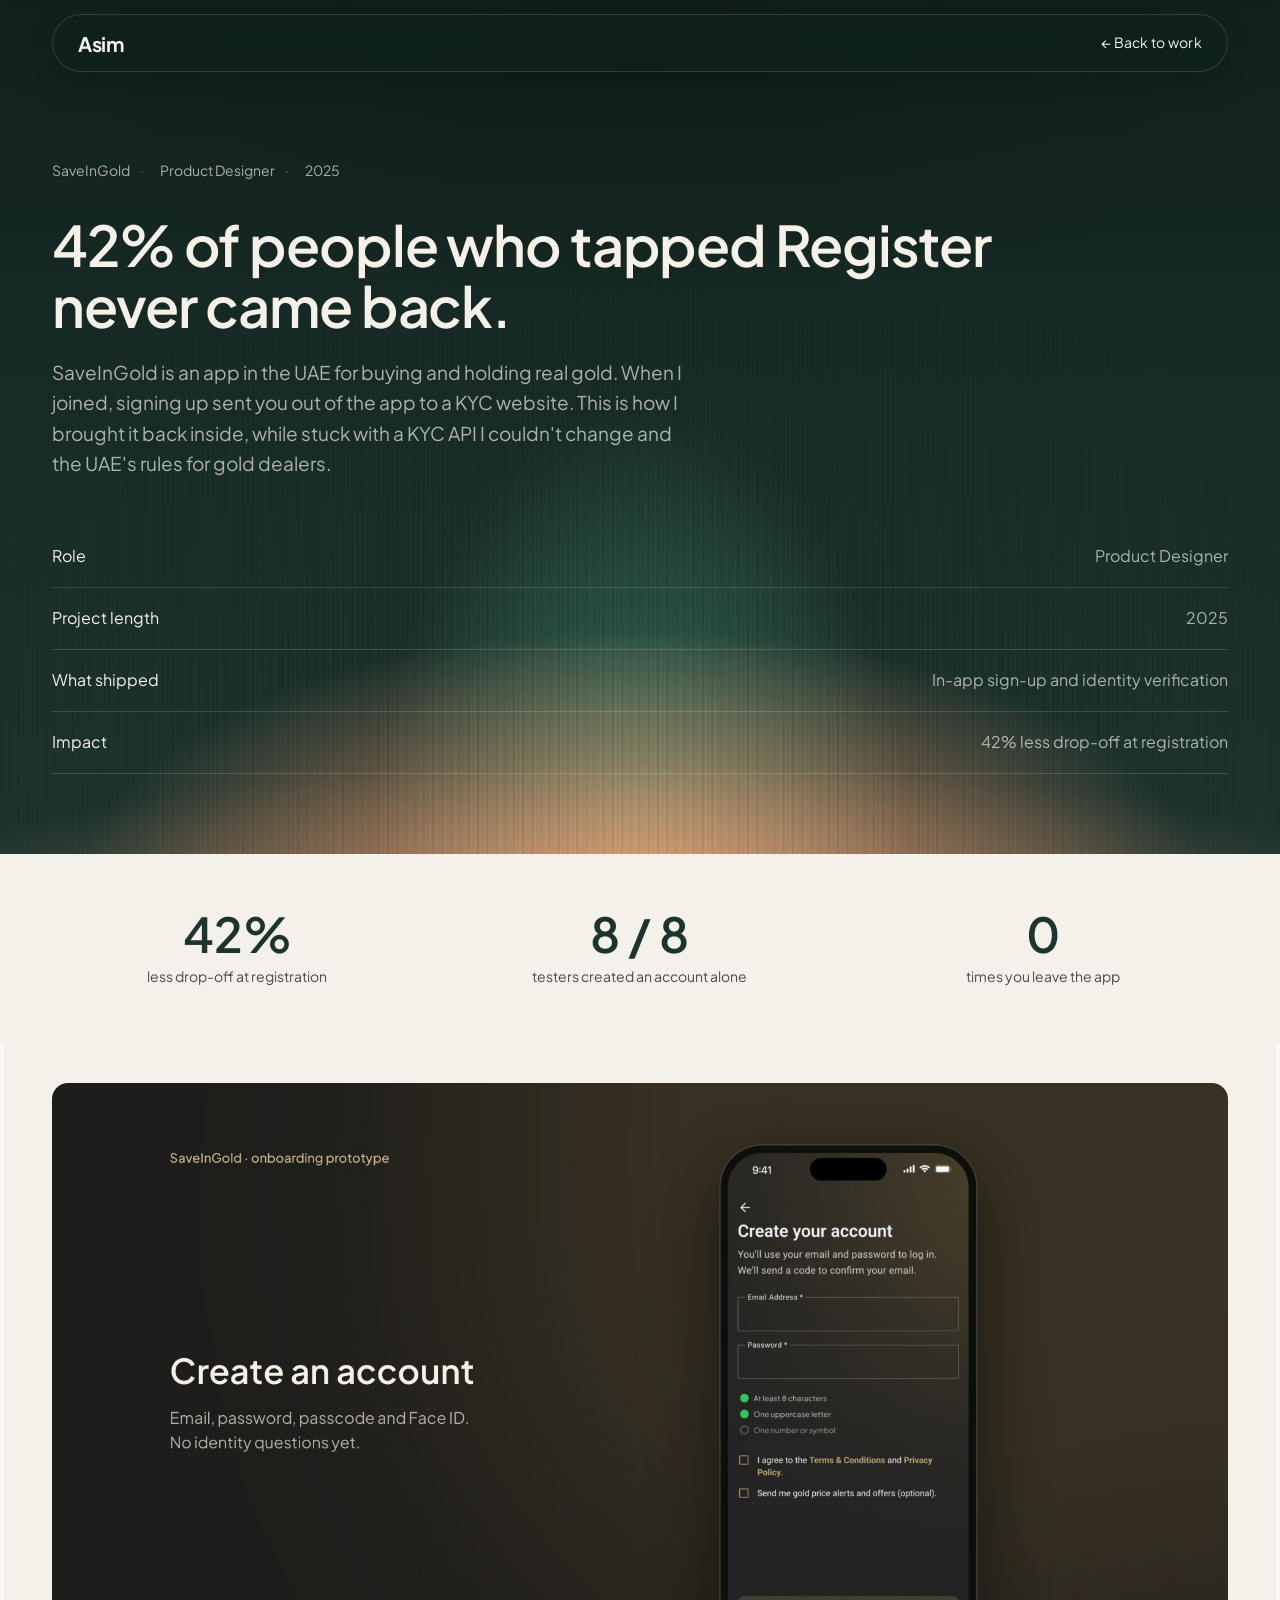
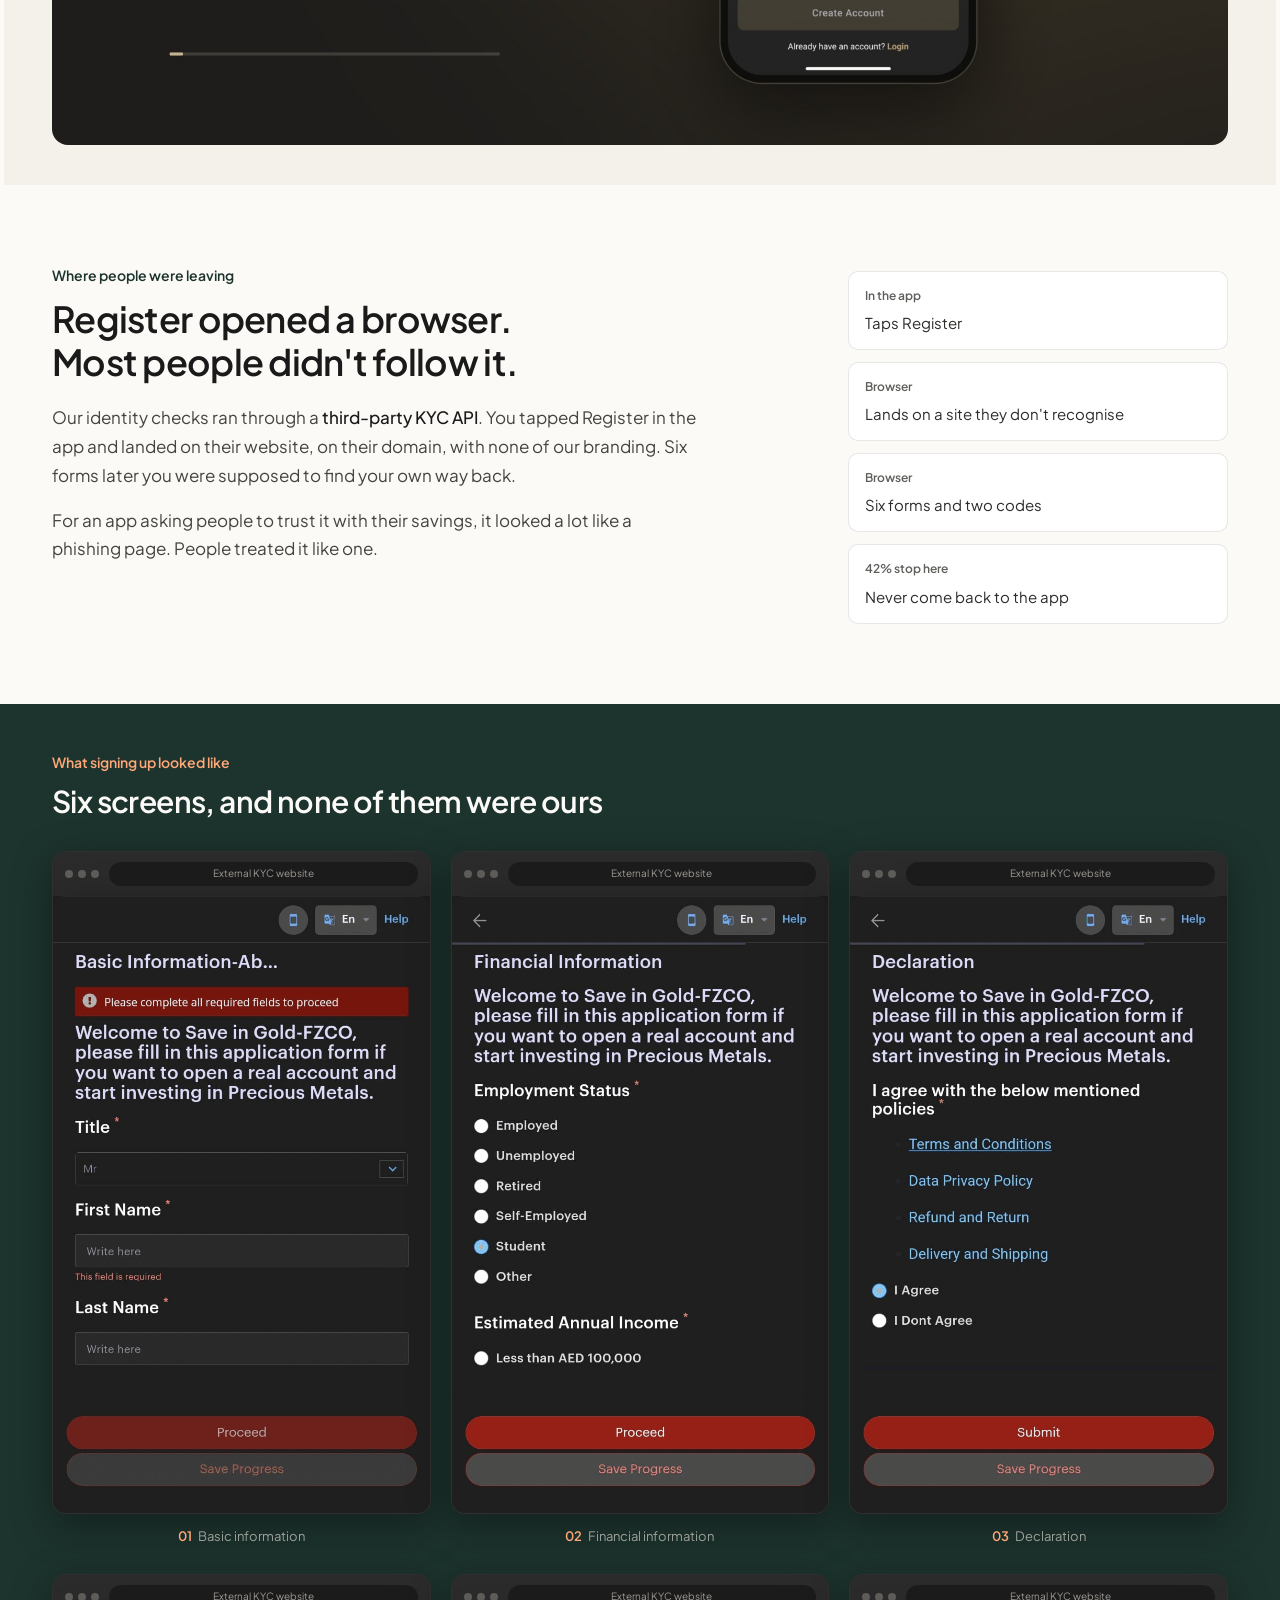
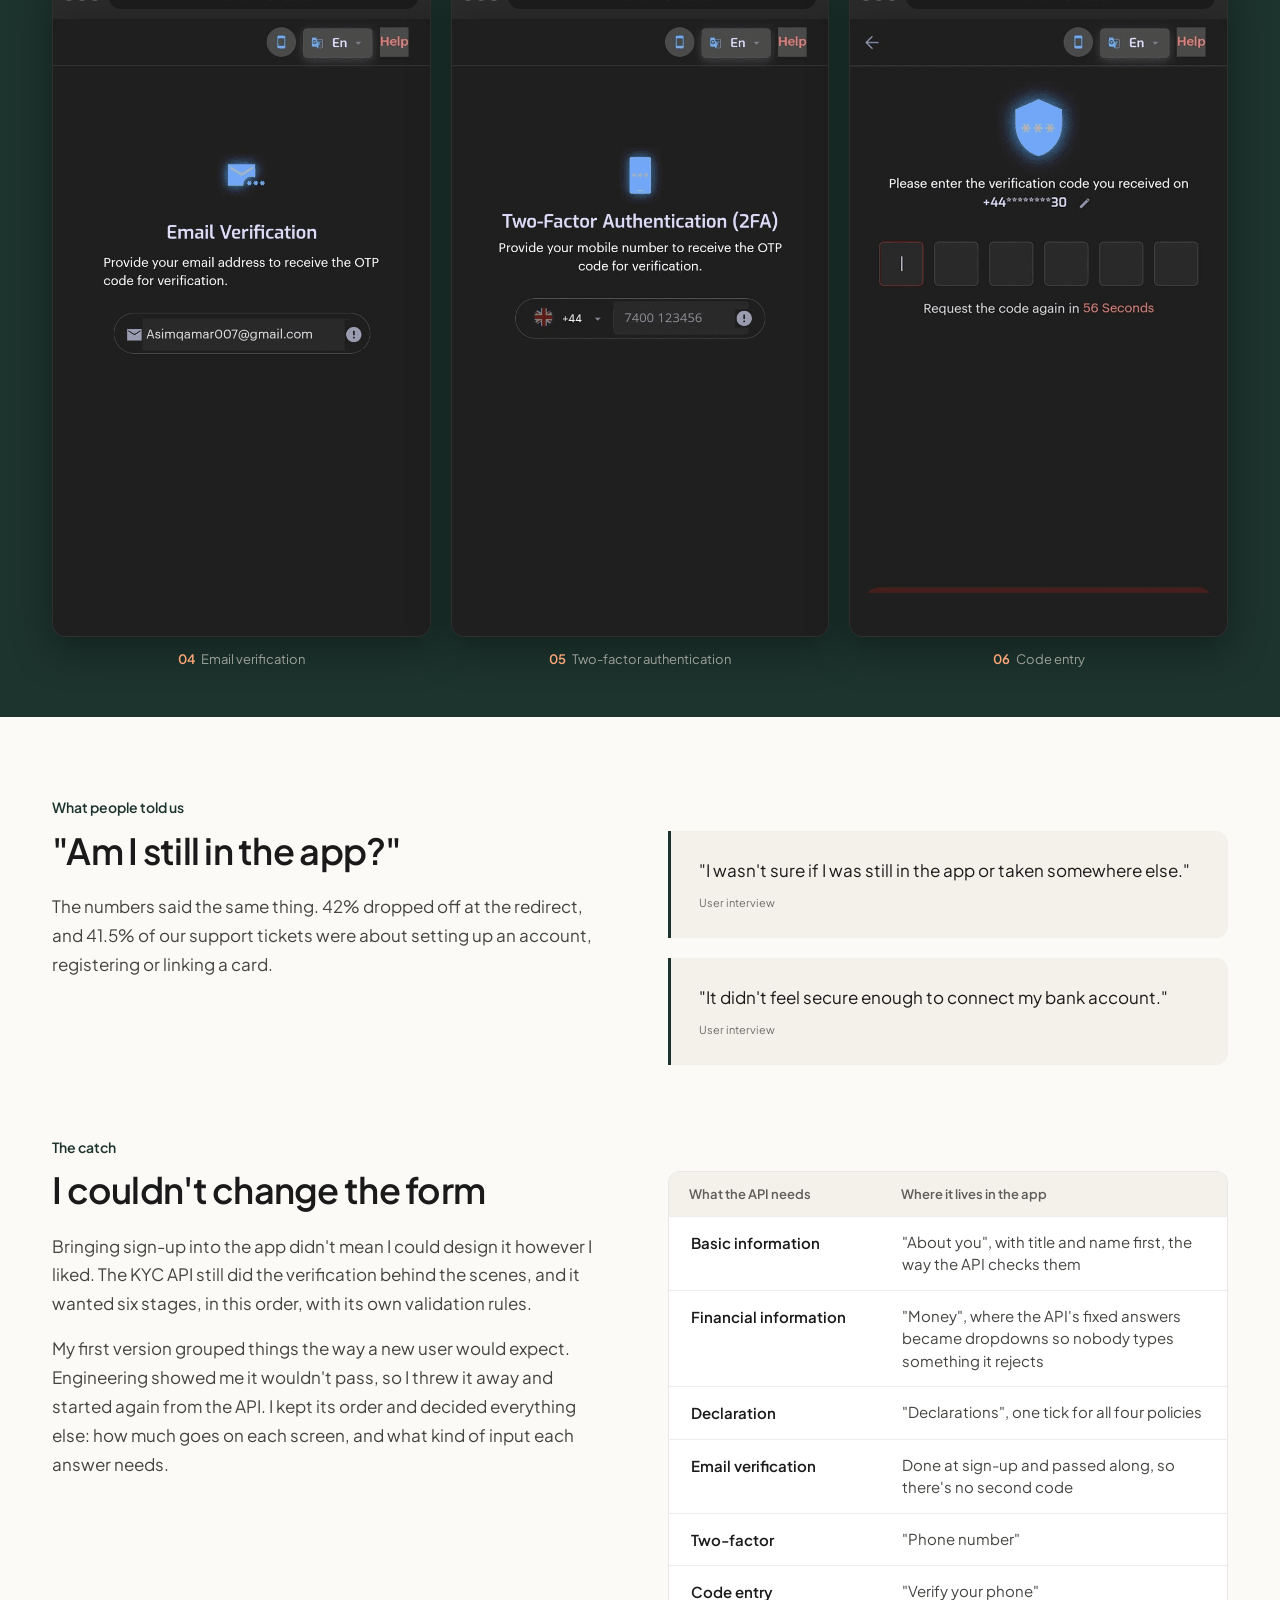
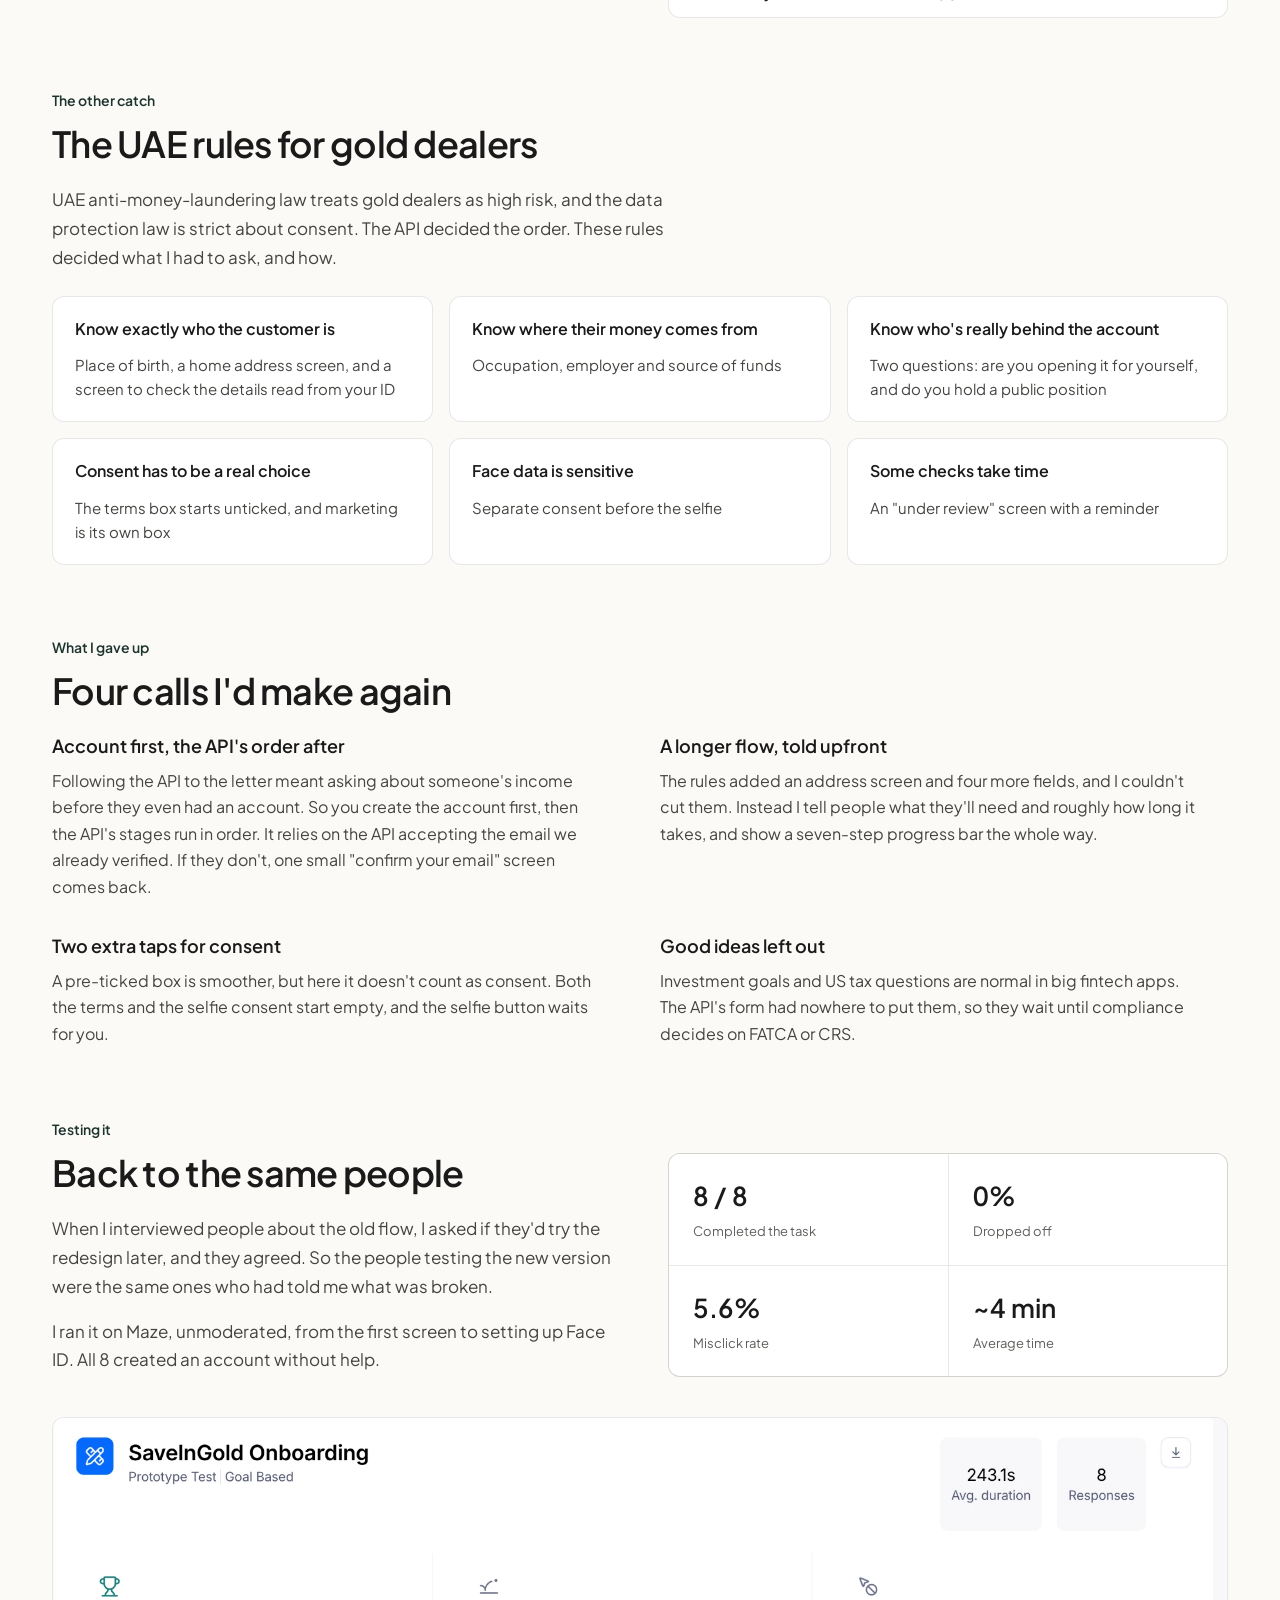
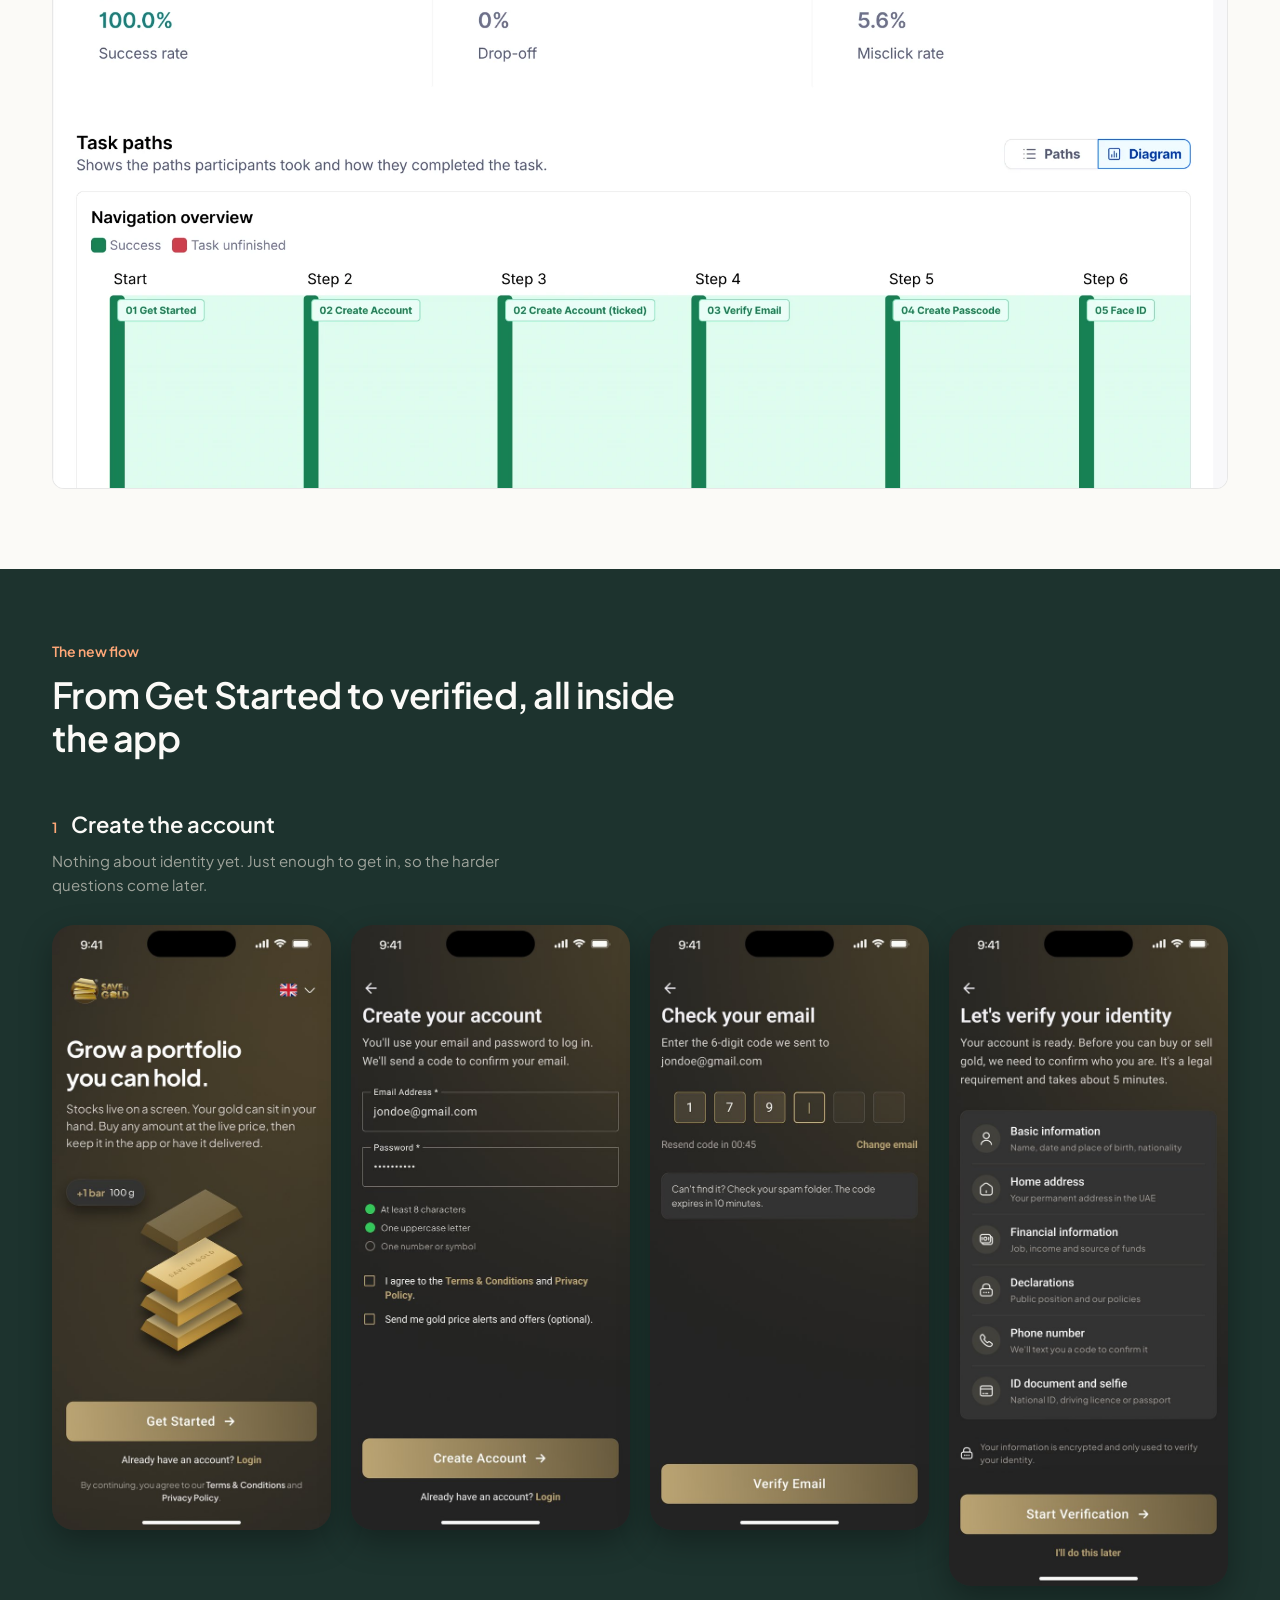
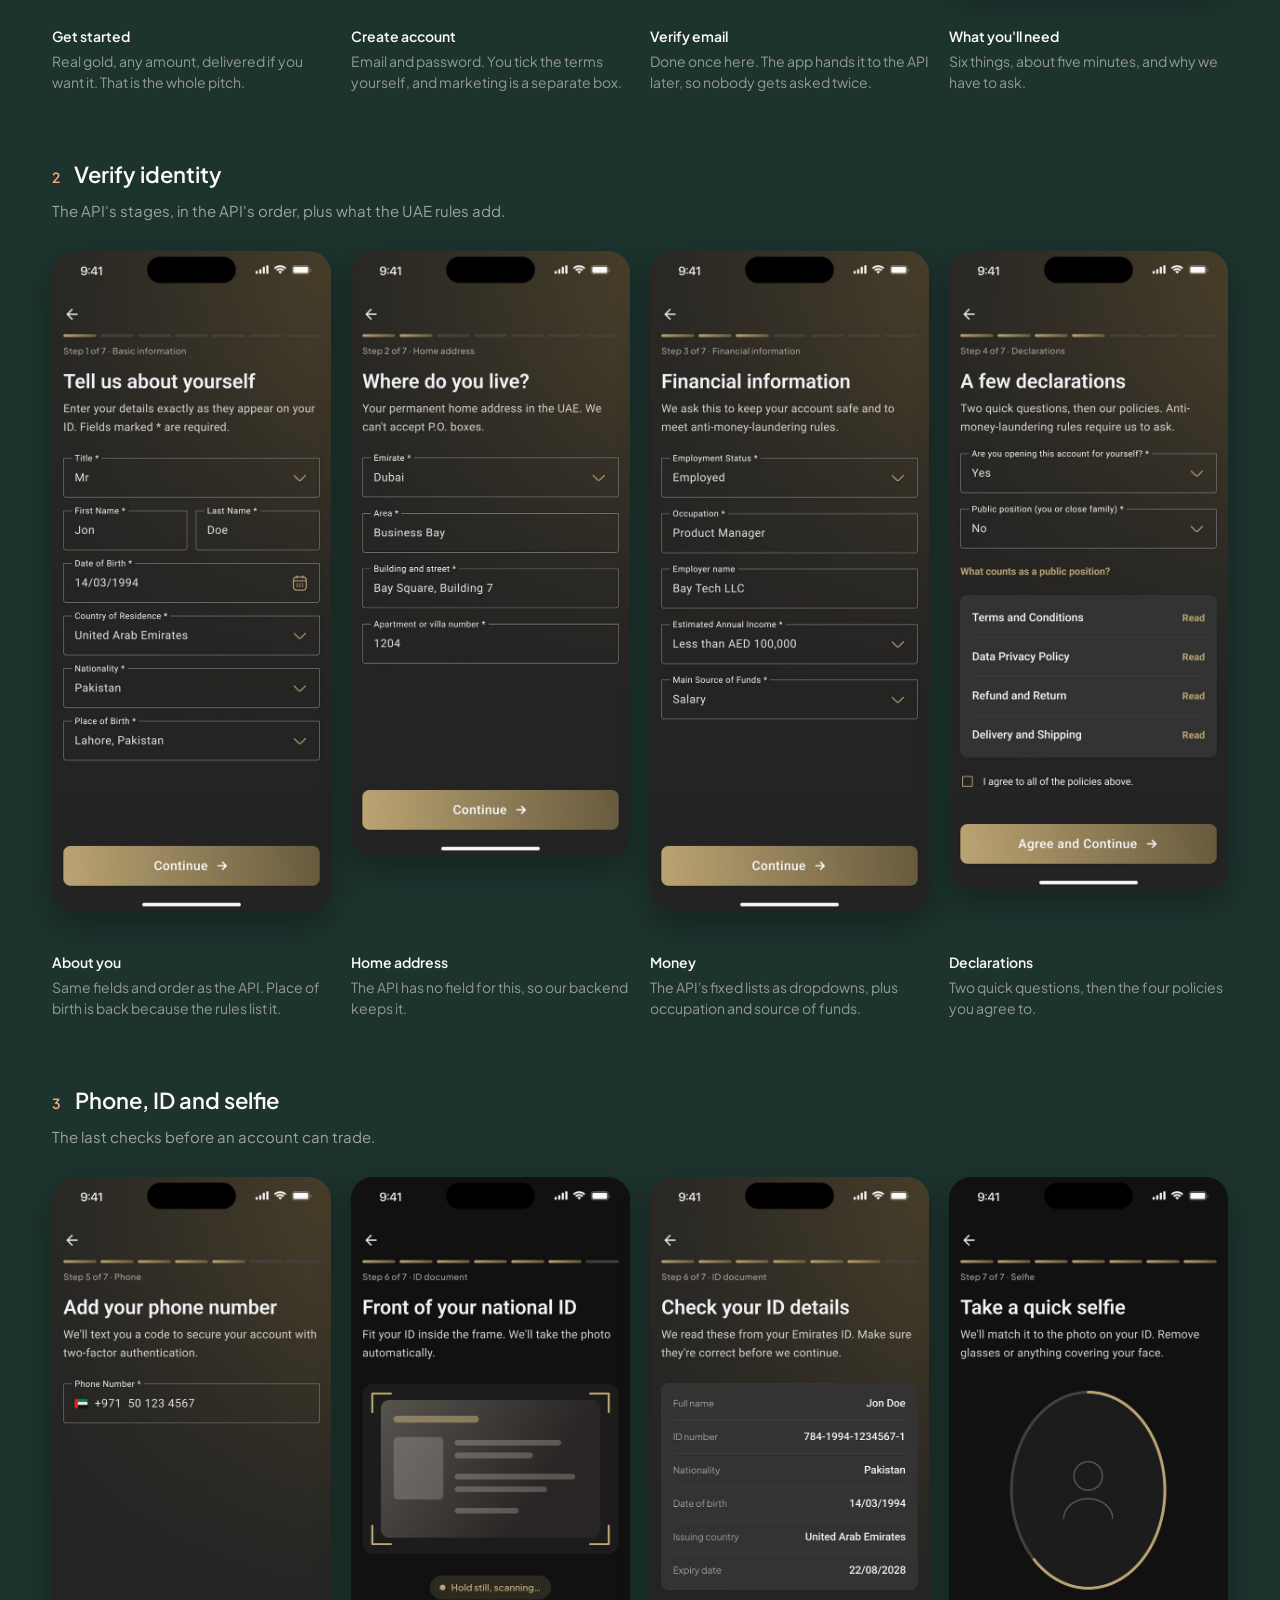
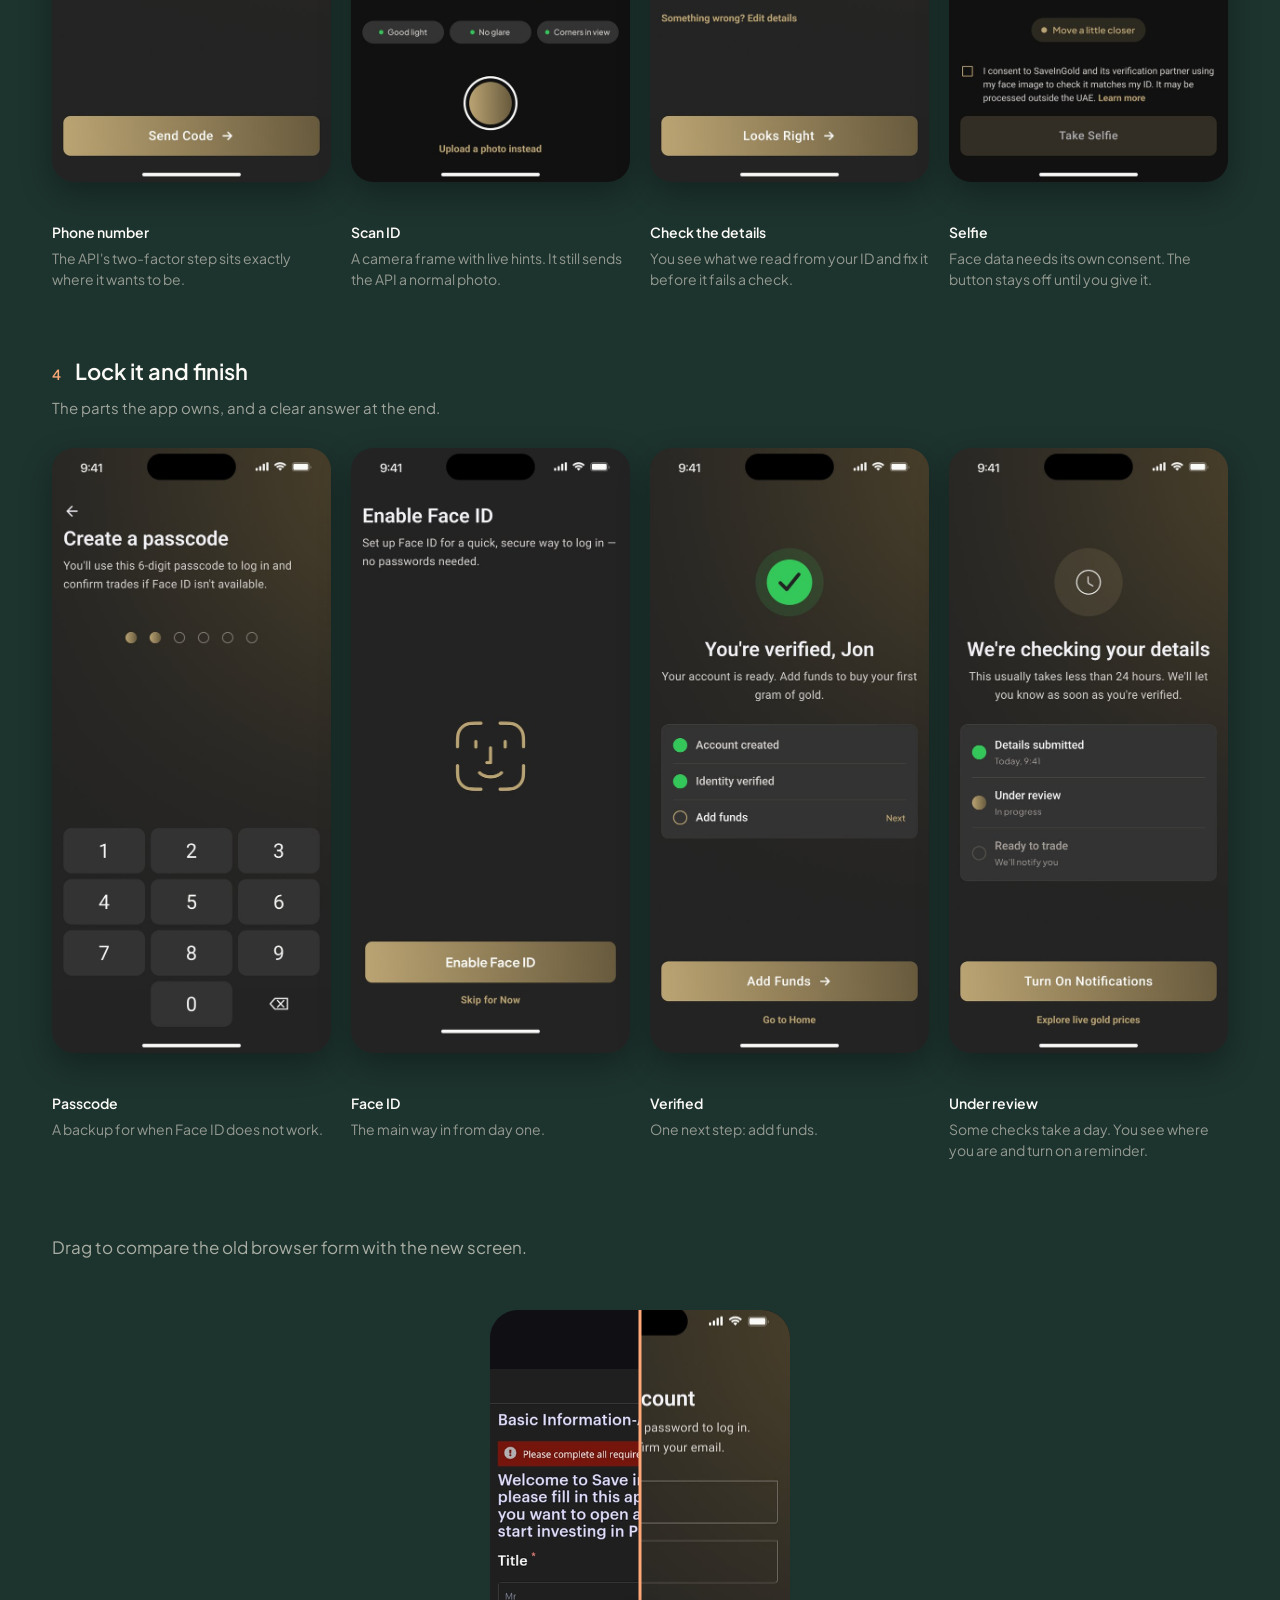
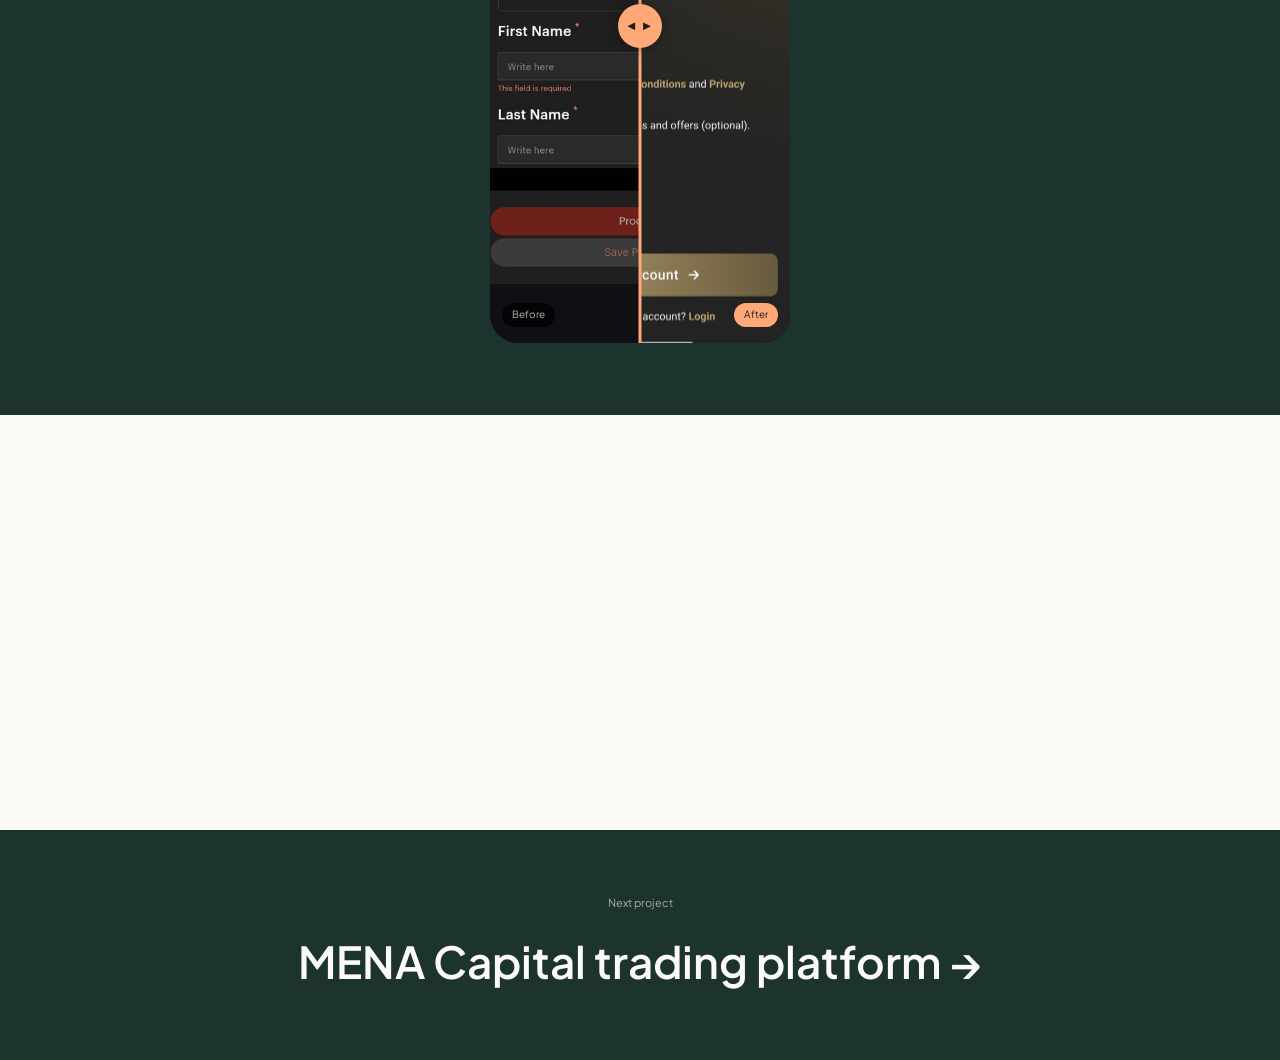
<file: casestudy-saveingold.html>
<!DOCTYPE html>
<html lang="en">
<head>
<!-- Google tag (gtag.js) -->
<script async src="https://www.googletagmanager.com/gtag/js?id=G-JJ8R116C7H"></script>
<script>
  window.dataLayer = window.dataLayer || [];
  function gtag(){dataLayer.push(arguments);}
  gtag("js", new Date());
  gtag("config", "G-JJ8R116C7H");
</script>
<meta charset="UTF-8">
<meta name="viewport" content="width=device-width, initial-scale=1.0">
<link rel="icon" type="image/png" href="images/favicon.png">
<title>SaveInGold onboarding, Asim</title>
<link rel="preconnect" href="https://fonts.googleapis.com">
<link rel="preconnect" href="https://fonts.gstatic.com" crossorigin>
<link href="https://fonts.googleapis.com/css2?family=Plus+Jakarta+Sans:ital,wght@0,400;0,500;0,600;0,700;1,400;1,500;1,600&family=JetBrains+Mono:wght@400;500&display=swap" rel="stylesheet">
<style>
  @font-face {
    font-family: 'Acorn';
    src: url('fonts/acorn-7.woff') format('woff');
    font-weight: 700;
    font-style: normal;
    font-display: swap;
  }
  :root {
    --paper: #F5EFE4; --paper-2: #EDE5D2; --ink: #1A1A1A; --ink-2: #2C2C2A; --ink-3: #444441;
    --muted: #5F5E5A; --hint: #888780; --signal: #FF5B1F; --deep: #2D5F4F;
    --serif: 'Plus Jakarta Sans', -apple-system, system-ui, sans-serif; --hero: 'Acorn', 'Georgia', serif;
    --sans: 'Plus Jakarta Sans', -apple-system, system-ui, sans-serif;
    --mono: 'JetBrains Mono', 'SF Mono', Consolas, monospace;
  }
  * { box-sizing: border-box; margin: 0; padding: 0; }
  html { scroll-behavior: smooth; }
  body { background: var(--paper); color: var(--ink); font-family: var(--sans); font-size: 17px; line-height: 1.55; -webkit-font-smoothing: antialiased; overflow-x: hidden; }
  a { color: inherit; text-decoration: none; }
  ::selection { background: var(--signal); color: #fff; }
  body::before { content: ''; position: fixed; inset: 0; pointer-events: none; z-index: 1; opacity: 0.06; mix-blend-mode: multiply; background-image: url("data:image/svg+xml,%3Csvg viewBox='0 0 400 400' xmlns='http://www.w3.org/2000/svg'%3E%3Cfilter id='n'%3E%3CfeTurbulence type='fractalNoise' baseFrequency='0.9' numOctaves='3' stitchTiles='stitch'/%3E%3C/filter%3E%3Crect width='100%25' height='100%25' filter='url(%23n)'/%3E%3C/svg%3E"); }

  /* NAV */
  nav.top { position: fixed; top: 0; left: 0; right: 0; z-index: 100; padding: 18px 32px; display: flex; justify-content: space-between; align-items: center; font-family: var(--mono); font-size: 12px; color: var(--ink-2); background: rgba(245,239,228,0.8); backdrop-filter: blur(12px); -webkit-backdrop-filter: blur(12px); border-bottom: 0.5px solid rgba(26,26,26,0.08); }
  nav.top .logo { font-family: var(--hero); font-size: 22px; font-style: normal; color: var(--ink); letter-spacing: -0.02em; }
  nav.top .logo .star { color: var(--signal); font-style: normal; }
  nav.top .back { font-family: var(--mono); font-size: 12px; letter-spacing: 0.02em; transition: color 0.2s; }
  nav.top .back:hover { color: var(--signal); }

  /* HERO */
  .cs-hero { padding: 160px 32px 80px; max-width: 860px; margin: 0 auto; position: relative; z-index: 2; }
  .cs-meta { display: flex; gap: 24px; flex-wrap: wrap; font-family: var(--mono); font-size: 11px; color: var(--muted); letter-spacing: 0.04em; margin-bottom: 32px; }
  .cs-meta span { display: inline-flex; align-items: center; gap: 6px; }
  .cs-meta span::before { content: '◆'; color: var(--signal); font-size: 7px; }
  .cs-title { font-family: var(--sans); font-size: clamp(36px,5vw,56px); font-weight: 600; line-height: 1.1; letter-spacing: -0.02em; color: var(--ink); margin-bottom: 20px; }
  .cs-title em { font-style: italic; color: var(--signal); }
  .cs-lede { font-size: 19px; color: var(--ink-3); line-height: 1.6; max-width: 640px; margin-bottom: 48px; }

  /* OUTCOME BAR */
  .cs-outcome { background: var(--ink); padding: 56px 32px; position: relative; z-index: 2; }
  .cs-outcome-inner { max-width: 860px; margin: 0 auto; display: grid; grid-template-columns: repeat(3,1fr); gap: 32px; }
  .outcome-stat { text-align: center; }
  .outcome-num { font-family: var(--serif); font-size: clamp(32px,4vw,48px); font-weight: 400; color: var(--signal); line-height: 1; }
  .outcome-label { font-family: var(--mono); font-size: 11px; color: rgba(245,239,228,0.5); letter-spacing: 0.04em; margin-top: 8px; }
  @media (max-width: 600px) { .cs-outcome-inner { grid-template-columns: 1fr; gap: 28px; } }

  /* VISUAL */
  .cs-visual { position: relative; z-index: 2; background: var(--paper-2); padding: 40px 48px; max-width: 1280px; margin: 0 auto; }
  .cs-visual img { width: 100%; display: block; border-radius: 12px; object-fit: cover; object-position: top; box-shadow: 0 4px 24px rgba(0,0,0,0.08); }

  /* BODY */
  .cs-body { max-width: 860px; margin: 0 auto; padding: 80px 32px; position: relative; z-index: 2; }
  .cs-section { margin-bottom: 72px; }
  .cs-section:last-child { margin-bottom: 0; }
  .cs-label { font-family: var(--mono); font-size: 11px; font-weight: 700; letter-spacing: 0.1em; text-transform: uppercase; color: var(--signal); margin-bottom: 16px; }
  .cs-heading { font-family: var(--serif); font-size: clamp(26px,3vw,36px); font-weight: 400; font-style: italic; line-height: 1.2; color: var(--ink); margin-bottom: 20px; }
  .cs-text { font-size: 17px; color: var(--ink-3); line-height: 1.7; }
  .cs-text p + p { margin-top: 16px; }
  .cs-text strong { color: var(--ink); font-weight: 500; }

  /* CALLOUT */
  .cs-callout { background: var(--paper-2); border-left: 3px solid var(--signal); padding: 24px 28px; margin: 28px 0; border-radius: 0 8px 8px 0; }
  .cs-callout p { font-size: 15px; color: var(--ink-3); line-height: 1.6; }
  .cs-callout .source { font-family: var(--mono); font-size: 11px; color: var(--hint); margin-top: 10px; }

  /* DETAIL GRID */
  .cs-detail-grid { display: grid; grid-template-columns: repeat(2,1fr); gap: 16px; margin: 28px 0; }
  .cs-detail-card { padding: 24px; border: 1px solid rgba(26,26,26,0.08); border-radius: 10px; background: var(--paper); }
  .cs-detail-card h4 { font-family: var(--serif); font-size: 18px; font-style: italic; font-weight: 400; color: var(--ink); margin-bottom: 8px; }
  .cs-detail-card p { font-size: 14px; color: var(--ink-3); line-height: 1.55; }
  @media (max-width: 600px) { .cs-detail-grid { grid-template-columns: 1fr; } }

  /* DECISION */
  .cs-decision { background: var(--ink); color: var(--paper); padding: 28px 32px; border-radius: 10px; margin: 28px 0; }
  .cs-decision .decision-label { font-family: var(--mono); font-size: 10px; letter-spacing: 0.08em; text-transform: uppercase; color: var(--signal); margin-bottom: 10px; }
  .cs-decision p { font-size: 15px; line-height: 1.6; color: rgba(245,239,228,0.85); }

  /* ===== COMPARISON SLIDER ===== */
  .cs-compare { position: relative; z-index: 2; background: #1D332E; padding: 72px 32px; }
  .cs-compare-inner { max-width: 1000px; margin: 0 auto; }
  .cs-compare .cs-label { color: var(--signal); }
  .cs-compare .cs-heading { color: var(--paper); }
  .cs-compare .cs-text { color: rgba(245,239,228,0.7); }
  .cs-compare .cs-text strong { color: var(--paper); }

  .compare-wrapper { display: flex; justify-content: center; align-items: center; gap: 0; margin: 48px auto 0; max-width: 720px; }

  .compare-slider {
    position: relative; width: 300px; flex-shrink: 0;
    aspect-ratio: 9/19; border-radius: 28px; overflow: hidden;
    cursor: ew-resize; user-select: none; touch-action: none;
    box-shadow: none;
    border: none;
  }
  .compare-slider img {
    position: absolute; top: 0; left: 0; width: 100%; height: 100%;
    object-fit: cover; pointer-events: none;
  }
  .compare-slider .compare-after {
    clip-path: inset(0 0 0 50%); z-index: 2;
  }
  .compare-slider .compare-before { z-index: 1; }
  .compare-slider .compare-divider {
    position: absolute; top: 0; bottom: 0; left: 50%;
    width: 3px; background: var(--signal);
    transform: translateX(-50%); z-index: 5;
    box-shadow: 0 0 12px rgba(255,91,31,0.4);
  }
  .compare-slider .compare-handle {
    position: absolute; top: 50%; left: 50%;
    width: 44px; height: 44px; background: var(--signal);
    border-radius: 50%; transform: translate(-50%,-50%); z-index: 6;
    display: flex; align-items: center; justify-content: center;
    box-shadow: 0 2px 12px rgba(255,91,31,0.4);
    transition: transform 0.15s;
  }
  .compare-slider .compare-handle::before {
    content: '◀ ▶'; font-size: 10px; color: #fff; letter-spacing: 2px;
  }
  .compare-slider .compare-handle:hover,
  .compare-slider.dragging .compare-handle { transform: translate(-50%,-50%) scale(1.1); }

  .compare-slider .compare-tag {
    position: absolute; bottom: 16px; z-index: 7;
    font-family: var(--mono); font-size: 10px; letter-spacing: 0.06em;
    text-transform: uppercase; padding: 4px 10px; border-radius: 999px;
    pointer-events: none;
  }
  .compare-slider .tag-before {
    left: 12px; background: rgba(0,0,0,0.7); color: rgba(255,255,255,0.7);
  }
  .compare-slider .tag-after {
    right: 12px; background: var(--signal); color: #fff;
  }

  /* SIDE-BY-SIDE COMPARISON */
  .compare-side {
    display: grid; grid-template-columns: 1fr 1fr; gap: 40px;
    margin: 56px auto 0; max-width: 720px;
  }
  .compare-side-item { text-align: center; }
  .compare-side-item .side-tag {
    font-family: var(--mono); font-size: 10px; letter-spacing: 0.08em;
    text-transform: uppercase; margin-bottom: 16px; display: block;
  }
  .compare-side-item .side-tag.before { color: rgba(245,239,228,0.65); }
  .compare-side-item .side-tag.after { color: var(--signal); }
  .compare-side-item img {
    width: 100%; max-width: 280px; border-radius: 20px; margin: 0 auto; display: block;
    box-shadow: 0 8px 32px rgba(0,0,0,0.3);
  }
  .compare-side-item .side-desc {
    font-size: 13px; color: rgba(245,239,228,0.5); line-height: 1.5; margin-top: 14px;
    max-width: 260px; margin-left: auto; margin-right: auto;
  }

  /* TRADING FLOW */
  .trading-flow {
    display: grid; grid-template-columns: repeat(4, 1fr); gap: 24px;
    margin: 48px auto 0; max-width: 960px;
  }
  .trading-step { text-align: center; }
  .trading-step-num {
    font-family: var(--mono); font-size: 11px; letter-spacing: 0.06em;
    color: var(--signal); margin-bottom: 16px; opacity: 0.7;
  }
  .trading-step img {
    width: 100%; max-width: 220px; border-radius: 0; margin: 0 auto; display: block;
    box-shadow: none;
  }
  .trading-step h4 {
    font-family: var(--serif); font-size: 16px; font-style: italic; font-weight: 400;
    color: var(--paper); margin: 18px 0 8px;
  }
  .trading-step p {
    font-size: 13px; color: rgba(245,239,228,0.5); line-height: 1.5;
    max-width: 200px; margin: 0 auto;
  }
  @media (max-width: 768px) {
    .trading-flow { grid-template-columns: repeat(2, 1fr); gap: 32px; }
  }
  @media (max-width: 480px) {
    .trading-flow { grid-template-columns: 1fr; gap: 40px; }
    .trading-step img { max-width: 260px; }
  }

  /* FULL-WIDTH IMAGE SECTIONS */
  .cs-wide-image {
    position: relative; z-index: 2; max-width: 1280px;
    margin: 0 auto; padding: 0 32px;
  }
  .cs-wide-image img {
    width: 100%; display: block; border-radius: 12px;
    box-shadow: 0 4px 24px rgba(0,0,0,0.08);
  }
  .cs-wide-image.dark-bg {
    background: #1D332E; padding: 48px 32px; max-width: 100%;
  }
  .cs-wide-image.dark-bg img {
    max-width: 1000px; margin: 0 auto;
    box-shadow: 0 8px 40px rgba(0,0,0,0.3);
  }

  /* TESTIMONIAL */
  .cs-testimonial {
    background: var(--paper-2); padding: 64px 32px; position: relative; z-index: 2;
    text-align: center;
  }
  .cs-testimonial blockquote {
    font-family: var(--serif); font-size: clamp(20px,2.5vw,28px);
    font-style: italic; font-weight: 400; line-height: 1.5;
    color: var(--ink); max-width: 680px; margin: 0 auto 20px;
  }
  .cs-testimonial cite {
    font-family: var(--mono); font-size: 12px; color: var(--muted);
    font-style: normal; letter-spacing: 0.04em;
  }

  /* NEXT PROJECT */
  .cs-next { background: var(--ink); padding: 64px 32px; text-align: center; position: relative; z-index: 2; }
  .cs-next-label { font-family: var(--mono); font-size: 11px; color: rgba(245,239,228,0.65); letter-spacing: 0.08em; margin-bottom: 16px; }
  .cs-next-title { font-family: var(--serif); font-size: clamp(28px,3.5vw,44px); font-weight: 400; font-style: italic; color: var(--paper); transition: color 0.3s; }
  .cs-next a:hover .cs-next-title { color: var(--signal); }

  /* REVEAL ANIMATION */
  .reveal { opacity: 0; transform: translateY(24px); transition: opacity 0.7s ease, transform 0.7s ease; }
  .reveal.visible { opacity: 1; transform: translateY(0); }

  /* RESPONSIVE */
  @media (max-width: 768px) {
    .cs-hero { padding: 120px 20px 60px; }
    .cs-body { padding: 60px 20px; }
    nav.top { padding: 14px 20px; }
    .cs-compare { padding: 56px 20px; }
    .compare-slider { width: 240px; }
    .compare-side { grid-template-columns: 1fr; gap: 32px; }
    .compare-side-item img { max-width: 220px; }
  }

  /* JOURNEY: OLD (where users dropped) */
  .old-journey { display: flex; align-items: stretch; gap: 0; margin: 36px 0 8px; flex-wrap: wrap; }
  .oj-step { flex: 1 1 120px; padding: 16px 14px; border: 1px solid rgba(26,26,26,0.1); border-radius: 10px; background: var(--paper); position: relative; }
  .oj-step + .oj-step { margin-left: 22px; }
  .oj-step + .oj-step::before { content: '\2192'; position: absolute; left: -18px; top: 50%; transform: translateY(-50%); color: var(--hint); font-size: 14px; }
  .oj-step .oj-where { font-family: var(--mono); font-size: 10px; letter-spacing: 0.06em; text-transform: uppercase; color: var(--hint); margin-bottom: 6px; }
  .oj-step p { font-size: 14px; color: var(--ink-2); line-height: 1.4; }
  .oj-step.outside { background: var(--paper-2); border-style: dashed; }
  .oj-step.drop { border-color: var(--signal); }
  .oj-step.drop .oj-where { color: var(--signal); }
  @media (max-width: 760px) { .oj-step { flex-basis: 100%; } .oj-step + .oj-step { margin: 18px 0 0; } .oj-step + .oj-step::before { content: '\2193'; left: 50%; top: -16px; transform: none; } }

  /* API STAGES */
  .api-stages { counter-reset: stage; margin: 28px 0; border: 1px solid rgba(26,26,26,0.1); border-radius: 12px; overflow: hidden; background: var(--paper); }
  .api-stage { display: grid; grid-template-columns: 44px 170px 1fr; gap: 16px; padding: 16px 20px; align-items: baseline; }
  .api-stage + .api-stage { border-top: 1px solid rgba(26,26,26,0.08); }
  .api-stage::before { counter-increment: stage; content: counter(stage, decimal-leading-zero); font-family: var(--mono); font-size: 12px; color: var(--signal); }
  .api-stage h4 { font-size: 15px; font-weight: 600; color: var(--ink); }
  .api-stage p { font-size: 14px; color: var(--ink-3); line-height: 1.5; }
  @media (max-width: 600px) { .api-stage { grid-template-columns: 32px 1fr; } .api-stage p { grid-column: 2; } }

  /* NEW JOURNEY */
  .journey { display: grid; grid-template-columns: repeat(3, 1fr); gap: 40px 28px; margin: 48px auto 0; max-width: 1000px; }
  .journey-step img { width: 100%; max-width: 240px; display: block; margin: 0 auto 18px; }
  .journey-step .js-num { font-family: var(--mono); font-size: 11px; letter-spacing: 0.06em; color: var(--signal); margin-bottom: 6px; }
  .journey-step h4 { font-size: 17px; font-weight: 600; color: var(--paper); margin-bottom: 10px; }
  .journey-step dl { font-size: 13px; line-height: 1.5; }
  .journey-step dt { font-family: var(--mono); font-size: 10px; letter-spacing: 0.06em; text-transform: uppercase; color: rgba(245,239,228,0.45); margin-top: 8px; }
  .journey-step dd { color: rgba(245,239,228,0.75); }
  @media (max-width: 860px) { .journey { grid-template-columns: repeat(2, 1fr); } }
  @media (max-width: 520px) { .journey { grid-template-columns: 1fr; } }

  /* REFLECTION LIST */
  .cs-list { margin: 20px 0 0; padding-left: 20px; }
  .cs-list li { font-size: 17px; color: var(--ink-3); line-height: 1.65; margin-top: 10px; }
  .cs-list li strong { color: var(--ink); font-weight: 600; }

  /* OLD FLOW: browser frames */
  .old-shots { display: grid; grid-template-columns: repeat(3, 1fr); gap: 28px 20px; max-width: 1000px; margin: 0 auto; }
  .old-shot { margin: 0; }
  .old-shot .browser { border-radius: 14px; overflow: hidden; background: #1f1f1f; box-shadow: 0 12px 40px rgba(0,0,0,0.35); border: 1px solid rgba(245,239,228,0.08); }
  .old-shot .browser-bar { display: flex; align-items: center; gap: 10px; padding: 10px 12px; background: #2b2b2b; }
  .old-shot .browser-bar .dots { display: flex; gap: 5px; flex-shrink: 0; }
  .old-shot .browser-bar .dots i { width: 8px; height: 8px; border-radius: 50%; background: rgba(245,239,228,0.25); display: block; }
  .old-shot .browser-bar .url { flex: 1; min-width: 0; font-family: var(--mono); font-size: 10px; color: rgba(245,239,228,0.6); background: rgba(0,0,0,0.35); border-radius: 999px; padding: 4px 10px; text-align: center; white-space: nowrap; overflow: hidden; text-overflow: ellipsis; }
  .old-shot img { display: block; width: 100%; aspect-ratio: 720 / 1180; object-fit: cover; object-position: top; }
  .old-shot figcaption { font-size: 13px; color: rgba(245,239,228,0.6); margin-top: 12px; text-align: center; }
  .old-shot figcaption b { font-family: var(--mono); font-weight: 400; color: var(--signal); margin-right: 6px; }
  @media (max-width: 760px) { .old-shots { grid-template-columns: repeat(2, 1fr); gap: 24px 14px; } }
  /* ===== V2 REDESIGN ===== */
  .v2-intro { background: var(--ink); color: var(--paper); padding: 96px 32px 72px; position: relative; z-index: 2; }
  .v2-intro-inner { max-width: 860px; margin: 0 auto; }
  .v2-intro .cs-heading { color: var(--paper); }
  .v2-intro .cs-text { color: rgba(245,239,228,0.72); }
  .v2-intro .cs-text strong { color: var(--paper); }
  .v2-why { display: grid; grid-template-columns: repeat(3, 1fr); gap: 16px; margin-top: 36px; }
  .v2-why div { border: 1px solid rgba(245,239,228,0.12); border-radius: 12px; padding: 20px; }
  .v2-why b { display: block; font-size: 15px; font-weight: 600; color: var(--paper); margin-bottom: 6px; }
  .v2-why p { font-size: 14px; line-height: 1.55; color: rgba(245,239,228,0.6); }
  @media (max-width: 760px) { .v2-why { grid-template-columns: 1fr; } }

  .gs-compare { display: grid; grid-template-columns: 1fr 1fr; gap: 40px; max-width: 640px; margin: 40px auto 0; }
  .gs-compare figure { margin: 0; text-align: center; }
  .gs-compare img { width: 100%; max-width: 260px; border-radius: 28px; display: block; margin: 0 auto; box-shadow: 0 16px 40px rgba(0,0,0,0.25); }
  .gs-compare figcaption { font-size: 13px; color: var(--muted); line-height: 1.5; margin-top: 14px; }
  .gs-compare figcaption b { display: block; font-family: var(--mono); font-size: 10px; letter-spacing: 0.08em; text-transform: uppercase; color: var(--hint); margin-bottom: 4px; font-weight: 400; }
  .gs-compare .after figcaption b { color: var(--signal); }
  @media (max-width: 560px) { .gs-compare { grid-template-columns: 1fr; } }

  .reg-table { margin: 28px 0; border: 1px solid rgba(26,26,26,0.1); border-radius: 12px; overflow: hidden; background: var(--paper); }
  .reg-row { display: grid; grid-template-columns: 1fr 1.2fr; gap: 20px; padding: 18px 22px; }
  .reg-row + .reg-row { border-top: 1px solid rgba(26,26,26,0.08); }
  .reg-row.head { background: var(--paper-2); font-family: var(--mono); font-size: 10px; letter-spacing: 0.08em; text-transform: uppercase; color: var(--hint); padding-block: 12px; }
  .reg-row h4 { font-size: 15px; font-weight: 600; color: var(--ink); margin-bottom: 4px; }
  .reg-row .src { font-size: 12px; color: var(--hint); line-height: 1.45; }
  .reg-row p { font-size: 14px; color: var(--ink-3); line-height: 1.55; }
  @media (max-width: 640px) { .reg-row { grid-template-columns: 1fr; gap: 6px; } .reg-row.head { display: none; } }

  .tradeoffs { display: flex; flex-direction: column; gap: 20px; margin: 32px 0; }
  .tradeoff { border: 1px solid rgba(26,26,26,0.1); border-radius: 14px; background: var(--paper); overflow: hidden; }
  .tradeoff-head { padding: 22px 24px 0; }
  .tradeoff-head .tag { font-family: var(--mono); font-size: 10px; letter-spacing: 0.08em; text-transform: uppercase; color: var(--signal); }
  .tradeoff-head h3 { font-size: 20px; font-weight: 600; color: var(--ink); line-height: 1.3; margin-top: 6px; }
  .tradeoff-body { display: grid; grid-template-columns: repeat(3, 1fr); gap: 1px; background: rgba(26,26,26,0.08); margin-top: 18px; }
  .tradeoff-body div { background: var(--paper); padding: 18px 24px 22px; }
  .tradeoff-body b { display: block; font-family: var(--mono); font-size: 10px; letter-spacing: 0.08em; text-transform: uppercase; color: var(--hint); font-weight: 400; margin-bottom: 6px; }
  .tradeoff-body p { font-size: 14px; color: var(--ink-3); line-height: 1.55; }
  @media (max-width: 760px) { .tradeoff-body { grid-template-columns: 1fr; } }

  .flow-stage { margin-top: 64px; }
  .flow-stage:first-of-type { margin-top: 48px; }
  .flow-stage-head { display: flex; align-items: baseline; gap: 14px; margin-bottom: 8px; }
  .flow-stage-head span { font-family: var(--mono); font-size: 11px; color: var(--signal); }
  .flow-stage-head h3 { font-size: 22px; font-weight: 600; color: var(--paper); }
  .flow-stage > p { font-size: 15px; color: rgba(245,239,228,0.6); line-height: 1.6; max-width: 640px; }
  .flow-grid { display: grid; grid-template-columns: repeat(4, 1fr); gap: 28px 20px; margin-top: 28px; }
  .flow-grid figure { margin: 0; display: grid; grid-row: span 2; grid-template-rows: subgrid; }
  .flow-grid img { align-self: start; }
  .flow-grid img { width: 100%; display: block; border-radius: 22px; box-shadow: 0 12px 32px rgba(0,0,0,0.3); }
  .flow-grid figcaption { margin-top: 12px; }
  .flow-grid figcaption b { display: block; font-size: 14px; font-weight: 600; color: var(--paper); }
  .flow-grid figcaption span { display: block; font-size: 13px; color: rgba(245,239,228,0.55); line-height: 1.5; margin-top: 4px; }
  .flow-grid .chip { display: inline-block; font-family: var(--mono); font-size: 9px; letter-spacing: 0.06em; text-transform: uppercase; padding: 3px 8px; border-radius: 999px; margin-top: 8px; }
  .chip.api { background: rgba(187,164,115,0.18); color: #FFA878; }
  .chip.uae { background: rgba(52,199,89,0.16); color: #6fdc8c; }
  .chip.app { background: rgba(245,239,228,0.1); color: rgba(245,239,228,0.6); }
  @media (max-width: 900px) { .flow-grid { grid-template-columns: repeat(2, 1fr); } }

  .open-q { background: var(--paper-2); border-radius: 12px; padding: 24px 28px; margin-top: 28px; }
  .open-q h4 { font-size: 15px; font-weight: 600; color: var(--ink); margin-bottom: 10px; }
  .open-q li { font-size: 14px; color: var(--ink-3); line-height: 1.6; margin-left: 18px; margin-top: 6px; }

  /* MAZE RESULTS */
  .maze { margin-top: 36px; border: 1px solid rgba(26,26,26,0.1); border-radius: 12px; background: var(--paper); overflow: hidden; }
  .maze-head { padding: 22px 24px 0; }
  .maze-head h3 { font-size: 18px; font-weight: 600; color: var(--ink); }
  .maze-head p { font-size: 14px; color: var(--ink-3); margin-top: 4px; }
  .maze-stats { display: grid; grid-template-columns: repeat(4, 1fr); gap: 1px; background: rgba(26,26,26,0.08); margin-top: 18px; border-top: 1px solid rgba(26,26,26,0.08); border-bottom: 1px solid rgba(26,26,26,0.08); }
  .maze-stats div { background: var(--paper); padding: 16px 20px; }
  .maze-stats b { display: block; font-size: 26px; font-weight: 600; color: var(--ink); font-variant-numeric: tabular-nums; }
  .maze-stats span { font-family: var(--mono); font-size: 10px; letter-spacing: 0.06em; text-transform: uppercase; color: var(--hint); }
  .maze img { display: block; width: 100%; }
  @media (max-width: 600px) { .maze-stats { grid-template-columns: 1fr 1fr; } }

  /* ===== VOICE PASS: calmer palette, no mono labels or italics ===== */
  :root { --paper: #FBFAF7; --paper-2: #F4F1EA; --signal: #8A6D33; --mono: 'Plus Jakarta Sans', -apple-system, system-ui, sans-serif; --dark: #1E1D1B; }
  body::before { display: none; }
  body { background: var(--paper); }
  nav.top { background: rgba(251,250,247,0.85); font-family: var(--sans); font-size: 14px; }
  nav.top .logo { font-family: var(--sans); font-weight: 700; font-size: 20px; }
  nav.top .back { font-family: var(--sans); font-size: 14px; }
  .cs-meta { font-family: var(--sans); font-size: 14px; gap: 0; letter-spacing: 0; color: var(--muted); }
  .cs-meta span::before { content: none; }
  .cs-meta span + span::before { content: '\00B7'; color: var(--hint); margin: 0 10px; font-size: 14px; }
  .cs-title em { font-style: normal; }
  .cs-label, .outcome-label, .compare-tag, .old-shot figcaption b, .reg-row.head, .maze-stats span, .decision-label, .cs-next-label, .oj-step .oj-where, .flow-stage-head span, .api-map-head, .cs-callout .source, .cs-testimonial cite {
    font-family: var(--sans) !important; text-transform: none !important; letter-spacing: 0 !important; }
  .cs-label { font-size: 14px; font-weight: 600; color: var(--signal); margin-bottom: 10px; }
  .cs-heading { font-family: var(--sans); font-style: normal; font-weight: 600; letter-spacing: -0.02em; }
  .cs-detail-card h4, .cs-testimonial blockquote, .cs-next-title { font-style: normal; }
  .cs-testimonial { background: var(--paper-2); }
  .cs-testimonial blockquote { font-weight: 500; }
  .cs-next { background: var(--dark); }
  .cs-next-title { font-weight: 600; }
  .cs-outcome { background: var(--dark); }
  .outcome-num { color: #FF5B1F; font-weight: 600; }
  .outcome-label { font-size: 14px; color: rgba(245,239,228,0.6); }
  .cs-visual { background: var(--paper-2); }
  .cs-compare, .cs-wide-image.dark-bg { background: var(--dark); }
  .cs-wide-image.dark-bg .cs-label, .cs-compare .cs-label { color: #FFA878; }
  .cs-callout { border-left-color: var(--signal); background: var(--paper-2); }
  .cs-callout p:first-child { font-size: 17px; color: var(--ink); }
  .compare-slider .compare-divider { background: #FFA878; box-shadow: none; }
  .compare-slider .compare-handle { background: #FFA878; box-shadow: 0 2px 12px rgba(0,0,0,0.3); }
  .compare-slider .compare-handle::before { color: #1E1D1B; }
  .compare-slider .tag-after { background: #FFA878; color: #1E1D1B; }
  .compare-tag { font-size: 12px; }
  .old-shot figcaption b { color: #FFA878; font-weight: 600; }
  .oj-step .oj-where { font-size: 12px; font-weight: 600; }
  .flow-stage-head span { font-size: 14px; font-weight: 600; color: #FFA878; }
  .cs-compare .cs-text { color: rgba(245,239,228,0.65); }
  .api-map { margin: 28px 0 0; border: 1px solid rgba(26,26,26,0.1); border-radius: 12px; background: #fff; overflow: hidden; }
  .api-map-head { display: grid; grid-template-columns: 1fr 1.6fr; gap: 20px; padding: 12px 22px; background: var(--paper-2); font-size: 13px; font-weight: 600; color: var(--muted); }
  .api-row { display: grid; grid-template-columns: 1fr 1.6fr; gap: 20px; padding: 14px 22px; border-top: 1px solid rgba(26,26,26,0.08); }
  .api-row b { font-size: 15px; font-weight: 600; color: var(--ink); }
  .api-row p { font-size: 15px; color: var(--ink-3); line-height: 1.5; }
  .reg-table, .maze { background: #fff; }
  .reg-row.head { font-size: 13px; font-weight: 600; color: var(--muted); }
  .maze-stats div { background: #fff; }
  .maze-stats span { font-size: 13px; color: var(--muted); }
  .calls { display: grid; grid-template-columns: repeat(2, minmax(0, 1fr)); gap: 32px 40px; margin-top: 8px; }
  .call h3 { font-size: 18px; font-weight: 600; color: var(--ink); margin-bottom: 8px; }
  .call p { font-size: 16px; color: var(--ink-3); line-height: 1.65; }
  @media (max-width: 700px) { .calls { grid-template-columns: 1fr; } .api-map-head, .api-row { grid-template-columns: 1fr; gap: 4px; } }

  /* PROJECT FACTS */
  .cs-facts { margin: 8px 0 0; max-width: 720px; }
  .cs-facts div { display: flex; justify-content: space-between; align-items: baseline; gap: 24px; padding: 18px 0; border-bottom: 1px solid rgba(26,26,26,0.1); }
  .cs-facts dt { font-family: var(--sans); font-size: 16px; color: var(--ink); }
  .cs-facts dd { margin: 0; font-family: var(--sans); font-size: 16px; color: var(--muted); text-align: right; }
  @media (max-width: 560px) { .cs-facts div { flex-direction: column; gap: 4px; } .cs-facts dd { text-align: left; } }

  /* PREVIEW: homepage green hero */
  .cs-hero-band { background: #1D332E; color: #F5F1E8; }
  .cs-hero-band .cs-meta { color: rgba(245, 241, 232, 0.68); }
  .cs-hero-band .cs-title { color: #F5F1E8; }
  .cs-hero-band .cs-lede { color: rgba(245, 241, 232, 0.68); }
  .cs-hero-band .cs-facts div { border-bottom-color: rgba(245, 241, 232, 0.16); }
  .cs-hero-band .cs-facts dt { color: #F5F1E8; }
  .cs-hero-band .cs-facts dd { color: rgba(245, 241, 232, 0.68); }
  nav.top { background: #1D332E; border-bottom-color: rgba(245, 241, 232, 0.12); }
  nav.top .logo, nav.top .back { color: #F5F1E8; }
  nav.top .back:hover { color: #fff; }

  /* ===== LAYOUT SYSTEM: 1176px container for visuals, 680px column for reading ===== */
  :root { --container: 1176px; --prose: 680px; --hint: #6E6D68; }
  nav.top { padding-left: max(32px, calc((100% - var(--container)) / 2)); padding-right: max(32px, calc((100% - var(--container)) / 2)); }
  .cs-hero, .cs-body { max-width: calc(var(--container) + 64px); }
  .cs-facts { max-width: none; }
  .cs-title { max-width: 18em; }
  .cs-visual { max-width: calc(var(--container) + 96px); }
  .cs-wide-image { max-width: calc(var(--container) + 64px); }
  .cs-wide-image.dark-bg > div:first-child { max-width: var(--container) !important; text-align: left !important; }
  .cs-wide-image.dark-bg > div:first-child > * { max-width: var(--prose); margin-left: 0 !important; margin-right: 0 !important; }
  .cs-wide-image.dark-bg img, .old-shots { max-width: var(--container) !important; }
  .cs-compare-inner, .cs-outcome-inner { max-width: var(--container); }
  .cs-compare .cs-heading, .cs-compare .cs-text, .flow-stage > p, .cs-compare-inner > .cs-label { max-width: var(--prose); }
  .cs-text p, .cs-lede, .cs-callout p, .call p { max-width: 34em; }
  .cs-testimonial blockquote { max-width: var(--prose); }
  .cs-detail-card p, .oj-step p, .reg-row p, .compare-side-item .side-desc, .trading-step p { font-size: 15px; line-height: 1.6; }
  .flow-grid figcaption span, .trading-step p { font-size: 14px; }
  .journey-step dt { color: rgba(245,239,228,0.62); }
  @media (max-width: 768px) { nav.top { padding-left: 20px; padding-right: 20px; } }

  /* cap every line of running text by characters, whatever its size */
  .cs-hero p, .cs-body p, .cs-body li, .cs-compare p, .cs-wide-image p, .cs-decision p, .cs-outcome p, .cs-highlights-header p.cs-highlights-intro, blockquote { max-width: 34em; }
  .old-shots { grid-template-columns: repeat(3, minmax(0, 1fr)); }
  @media (max-width: 760px) { .old-shots { grid-template-columns: repeat(2, minmax(0, 1fr)); } }
  @media (min-width: 769px) { .cs-visual { padding-left: 48px; padding-right: 48px; } }

  /* PROBLEM: text left, steps stacked right */
  .problem-split { display: grid; grid-template-columns: minmax(0, 1fr) 380px; gap: 32px 56px; align-items: start; }
  .problem-split .cs-text p { max-width: 38em; }
  .problem-split .old-journey { flex-direction: column; flex-wrap: nowrap; gap: 12px; margin: 6px 0 0; padding-left: 24px; }
  .problem-split .oj-step { flex: none; padding: 14px 16px; }
  .problem-split .oj-step + .oj-step { margin: 0; }
  .problem-split .oj-step + .oj-step::before { content: '\2192'; left: -20px; top: 50%; transform: translateY(-50%); }
  @media (max-width: 900px) {
    .problem-split { grid-template-columns: 1fr; }
    .problem-split .old-journey { padding-left: 0; }
    .problem-split .oj-step + .oj-step::before { content: none; }
  }

  /* problem steps: one card style, no connectors */
  .oj-step, .oj-step.outside, .oj-step.drop { background: #fff; border: 1px solid rgba(26,26,26,0.1); }
  .oj-step .oj-where, .oj-step.drop .oj-where { color: var(--muted); }
  .oj-step + .oj-step::before, .problem-split .oj-step + .oj-step::before { content: none; }
  .problem-split .old-journey { padding-left: 0; }

  .flow-video { margin: 40px 0 8px; border-radius: 16px; overflow: hidden; background: #1E1D1B; aspect-ratio: 16 / 9; }
  .flow-video video { display: block; width: 100%; height: 100%; object-fit: cover; }
  .cs-visual .flow-video { margin: 0; }

  /* TWO-COLUMN SECTIONS: copy left, evidence right */
  .split { display: grid; grid-template-columns: minmax(0, 1fr) minmax(0, 1fr); gap: 24px 56px; align-items: start; }
  .split-copy .cs-text p { max-width: 36em; }
  .split-side { display: flex; flex-direction: column; gap: 20px; padding-top: 34px; }
  .split-side > * { margin: 0 !important; }
  .split-side .cs-callout { border-radius: 0 12px 12px 0; padding: 26px 28px; }
  .split-full { grid-column: 1 / -1; }
  .split-full .maze { margin-top: 16px; }
  .split .api-map-head, .split .api-row { grid-template-columns: 0.9fr 1.4fr; gap: 16px; }
  .result-quote p:first-child { font-size: 19px; line-height: 1.5; }
  @media (max-width: 900px) { .split { grid-template-columns: 1fr; } .split-side { padding-top: 0; } }

  .split-stack { grid-template-columns: 1fr; }
  .split-stack .split-side { padding-top: 0; }
  .split-stack .reg-table { display: grid; grid-template-columns: repeat(3, minmax(0, 1fr)); gap: 16px; border: 0; background: none; border-radius: 0; overflow: visible; }
  .split-stack .reg-row.head { display: none; }
  .split-stack .reg-row { display: flex; flex-direction: column; gap: 8px; border: 1px solid rgba(26,26,26,0.1) !important; border-radius: 12px; background: #fff; padding: 20px 22px; }
  .split-stack .reg-row h4 { font-size: 16px; }
  .split .api-map-head { padding: 12px 20px; }
  .split-copy { position: sticky; top: 96px; }
  @media (max-width: 900px) { .split-stack .reg-table { grid-template-columns: 1fr; } .split-copy { position: static; } }

  .split-copy { position: static; }
  .split-sticky .split-copy { position: sticky; top: 96px; }
  .test-stats { grid-template-columns: repeat(2, minmax(0, 1fr)) !important; margin: 0; border: 1px solid rgba(26,26,26,0.1); border-radius: 12px; overflow: hidden; }
  .test-stats div { padding: 22px 24px; }
  .maze-shot { margin: 8px 0 0; }
  .maze-shot img { display: block; width: 100%; }

  /* DARK SECTIONS: green (metrics band keeps its own colour) */
  .cs-compare, .cs-wide-image.dark-bg, .cs-next, .v2-intro, .flow-video { background: #1D332E; }
  /* section labels on light backgrounds */
  .cs-body .cs-label, .cs-hero .cs-label { color: #1D332E; }

  /* ===== PORTFOLIO THEME (shared with SaveInGold) ===== */
  nav.top .logo .star { display: none; }
  :root { --signal: #1D332E; }
  .cs-hero-band, .cs-outcome, .cs-next, .cs-compare, .cs-wide-image.dark-bg, .cs-decision, nav.top { --signal: #FFA878; }
  *, *::before, *::after { font-style: normal !important; text-transform: none !important; }
  [class*="label"], [class*="num"], [class*="tag"], [class*="meta"], [class*="eyebrow"], .side-tag, .trading-step-num, .step-num { letter-spacing: 0 !important; }
  [class*="label"], [class*="tag"], .side-tag, .trading-step-num { font-family: var(--sans) !important; }
  .cs-body .cs-label, .cs-hero .cs-label { color: #1D332E; }
  .cs-hero-band .cs-label, .cs-compare .cs-label, .cs-wide-image.dark-bg .cs-label { color: #FFA878; }
  .cs-screens, .ds-showcase, .cs-highlights { --signal: #FFA878; }
  .cs-screens .cs-label, .ds-showcase .cs-label, .cs-highlights .cs-label, .cs-screens-label { color: #FFA878 !important; }
</style>
<link rel="stylesheet" href="hero-glow.css?v=5">
</head>
<body>

<nav class="top">
  <a href="/" class="logo">Asim</a>
  <a href="/#work" class="back">&larr; Back to work</a>
</nav>

<!-- ==================== HERO ==================== -->
<div class="cs-hero-band">
<div class="cs-hero">
  <div class="cs-meta">
    <span>SaveInGold</span>
    <span>Product Designer</span>
    <span>2025</span>
  </div>
  <h1 class="cs-title">42% of people who tapped Register never came back.</h1>
  <p class="cs-lede">SaveInGold is an app in the UAE for buying and holding real gold. When I joined, signing up sent you out of the app to a KYC website. This is how I brought it back inside, while stuck with a KYC API I couldn't change and the UAE's rules for gold dealers.</p>
  <dl class="cs-facts">
    <div><dt>Role</dt><dd>Product Designer</dd></div>
    <div><dt>Project length</dt><dd>2025</dd></div>
    <div><dt>What shipped</dt><dd>In-app sign-up and identity verification</dd></div>
    <div><dt>Impact</dt><dd>42% less drop-off at registration</dd></div>
  </dl>
</div>
</div>

<!-- ==================== OUTCOMES ==================== -->
<div class="cs-outcome">
  <div class="cs-outcome-inner">
    <div class="outcome-stat"><div class="outcome-num">42%</div><div class="outcome-label">less drop-off at registration</div></div>
    <div class="outcome-stat"><div class="outcome-num">8 / 8</div><div class="outcome-label">testers created an account alone</div></div>
    <div class="outcome-stat"><div class="outcome-num">0</div><div class="outcome-label">times you leave the app</div></div>
  </div>
</div>

<div class="cs-visual">
  <div class="flow-video">
    <video src="videos/sig-onboarding.mp4?v=4" poster="videos/sig-onboarding-poster.jpg?v=4" autoplay muted loop playsinline preload="metadata" aria-label="Prototype walkthrough: from Get Started through identity checks to Verified"></video>
  </div>
</div>

<div class="cs-body">

  <div class="cs-section reveal problem-split">
    <div class="problem-copy">
    <p class="cs-label">Where people were leaving</p>
    <h2 class="cs-heading">Register opened a browser.<br>Most people didn't follow it.</h2>
    <div class="cs-text">
      <p>Our identity checks ran through a <strong>third-party KYC API</strong>. You tapped Register in the app and landed on their website, on their domain, with none of our branding. Six forms later you were supposed to find your own way back.</p>
      <p>For an app asking people to trust it with their savings, it looked a lot like a phishing page. People treated it like one.</p>
    </div>
    </div>
    <div class="old-journey" aria-label="The old registration journey">
      <div class="oj-step"><p class="oj-where">In the app</p><p>Taps Register</p></div>
      <div class="oj-step outside"><p class="oj-where">Browser</p><p>Lands on a site they don't recognise</p></div>
      <div class="oj-step outside"><p class="oj-where">Browser</p><p>Six forms and two codes</p></div>
      <div class="oj-step drop"><p class="oj-where">42% stop here</p><p>Never come back to the app</p></div>
    </div>
  </div>

</div>

<div class="cs-wide-image dark-bg" style="margin-top: 0;">
  <div style="max-width: 860px; margin: 0 auto 32px; text-align: center;">
    <p class="cs-label">What signing up looked like</p>
    <h2 class="cs-heading" style="color: var(--paper); font-size: clamp(22px,2.5vw,30px);">Six screens, and none of them were ours</h2>
  </div>
  <div class="old-shots">
    <figure class="old-shot">
      <div class="browser"><div class="browser-bar"><span class="dots"><i></i><i></i><i></i></span><span class="url">External KYC website</span></div>
      <img src="images/sig-old-step-1.png" alt="Old registration in an external browser: basic information" loading="lazy"></div>
      <figcaption><b>01</b>Basic information</figcaption>
    </figure>
    <figure class="old-shot">
      <div class="browser"><div class="browser-bar"><span class="dots"><i></i><i></i><i></i></span><span class="url">External KYC website</span></div>
      <img src="images/sig-old-step-2.png" alt="Old registration in an external browser: financial information" loading="lazy"></div>
      <figcaption><b>02</b>Financial information</figcaption>
    </figure>
    <figure class="old-shot">
      <div class="browser"><div class="browser-bar"><span class="dots"><i></i><i></i><i></i></span><span class="url">External KYC website</span></div>
      <img src="images/sig-old-step-3.png" alt="Old registration in an external browser: declaration" loading="lazy"></div>
      <figcaption><b>03</b>Declaration</figcaption>
    </figure>
    <figure class="old-shot">
      <div class="browser"><div class="browser-bar"><span class="dots"><i></i><i></i><i></i></span><span class="url">External KYC website</span></div>
      <img src="images/sig-old-step-4.png" alt="Old registration in an external browser: email verification" loading="lazy"></div>
      <figcaption><b>04</b>Email verification</figcaption>
    </figure>
    <figure class="old-shot">
      <div class="browser"><div class="browser-bar"><span class="dots"><i></i><i></i><i></i></span><span class="url">External KYC website</span></div>
      <img src="images/sig-old-step-5.png" alt="Old registration in an external browser: two-factor authentication" loading="lazy"></div>
      <figcaption><b>05</b>Two-factor authentication</figcaption>
    </figure>
    <figure class="old-shot">
      <div class="browser"><div class="browser-bar"><span class="dots"><i></i><i></i><i></i></span><span class="url">External KYC website</span></div>
      <img src="images/sig-old-step-6.png" alt="Old registration in an external browser: code entry" loading="lazy"></div>
      <figcaption><b>06</b>Code entry</figcaption>
    </figure>
  </div>
</div>

<div class="cs-body">

  <div class="cs-section reveal split">
    <div class="split-copy">
    <p class="cs-label">What people told us</p>
    <h2 class="cs-heading">"Am I still in the app?"</h2>
    
    
    <div class="cs-text">
      <p>The numbers said the same thing. 42% dropped off at the redirect, and 41.5% of our support tickets were about setting up an account, registering or linking a card.</p>
    </div>
    </div>
    <div class="split-side">
    <div class="cs-callout">
      <p>"I wasn't sure if I was still in the app or taken somewhere else."</p>
      <p class="source">User interview</p>
    </div>
    <div class="cs-callout">
      <p>"It didn't feel secure enough to connect my bank account."</p>
      <p class="source">User interview</p>
    </div>
    </div>
  </div>

  <div class="cs-section reveal split split-sticky">
    <div class="split-copy">
    <p class="cs-label">The catch</p>
    <h2 class="cs-heading">I couldn't change the form</h2>
    <div class="cs-text">
      <p>Bringing sign-up into the app didn't mean I could design it however I liked. The KYC API still did the verification behind the scenes, and it wanted six stages, in this order, with its own validation rules.</p>
      <p>My first version grouped things the way a new user would expect. Engineering showed me it wouldn't pass, so I threw it away and started again from the API. I kept its order and decided everything else: how much goes on each screen, and what kind of input each answer needs.</p>
    </div>
    </div>
    <div class="split-side">
    <div class="api-map" aria-label="The API's stages and where each one sits in the app">
      <div class="api-map-head"><span>What the API needs</span><span>Where it lives in the app</span></div>
      <div class="api-row"><b>Basic information</b><p>"About you", with title and name first, the way the API checks them</p></div>
      <div class="api-row"><b>Financial information</b><p>"Money", where the API's fixed answers became dropdowns so nobody types something it rejects</p></div>
      <div class="api-row"><b>Declaration</b><p>"Declarations", one tick for all four policies</p></div>
      <div class="api-row"><b>Email verification</b><p>Done at sign-up and passed along, so there's no second code</p></div>
      <div class="api-row"><b>Two-factor</b><p>"Phone number"</p></div>
      <div class="api-row"><b>Code entry</b><p>"Verify your phone"</p></div>
    </div>
    </div>
  </div>

  <div class="cs-section reveal split split-stack">
    <div class="split-copy">
    <p class="cs-label">The other catch</p>
    <h2 class="cs-heading">The UAE rules for gold dealers</h2>
    <div class="cs-text">
      <p>UAE anti-money-laundering law treats gold dealers as high risk, and the data protection law is strict about consent. The API decided the order. These rules decided what I had to ask, and how.</p>
    </div>
    </div>
    <div class="split-side">
    <div class="reg-table">
      <div class="reg-row head"><span>The rule</span><span>What it changed</span></div>
      <div class="reg-row"><div><h4>Know exactly who the customer is</h4></div><p>Place of birth, a home address screen, and a screen to check the details read from your ID</p></div>
      <div class="reg-row"><div><h4>Know where their money comes from</h4></div><p>Occupation, employer and source of funds</p></div>
      <div class="reg-row"><div><h4>Know who's really behind the account</h4></div><p>Two questions: are you opening it for yourself, and do you hold a public position</p></div>
      <div class="reg-row"><div><h4>Consent has to be a real choice</h4></div><p>The terms box starts unticked, and marketing is its own box</p></div>
      <div class="reg-row"><div><h4>Face data is sensitive</h4></div><p>Separate consent before the selfie</p></div>
      <div class="reg-row"><div><h4>Some checks take time</h4></div><p>An "under review" screen with a reminder</p></div>
    </div>
    </div>
  </div>

  <div class="cs-section reveal">
    <p class="cs-label">What I gave up</p>
    <h2 class="cs-heading">Four calls I'd make again</h2>
    <div class="calls">
      <div class="call"><h3>Account first, the API's order after</h3><p>Following the API to the letter meant asking about someone's income before they even had an account. So you create the account first, then the API's stages run in order. It relies on the API accepting the email we already verified. If they don't, one small "confirm your email" screen comes back.</p></div>
      <div class="call"><h3>A longer flow, told upfront</h3><p>The rules added an address screen and four more fields, and I couldn't cut them. Instead I tell people what they'll need and roughly how long it takes, and show a seven-step progress bar the whole way.</p></div>
      <div class="call"><h3>Two extra taps for consent</h3><p>A pre-ticked box is smoother, but here it doesn't count as consent. Both the terms and the selfie consent start empty, and the selfie button waits for you.</p></div>
      <div class="call"><h3>Good ideas left out</h3><p>Investment goals and US tax questions are normal in big fintech apps. The API's form had nowhere to put them, so they wait until compliance decides on FATCA or CRS.</p></div>
    </div>
  </div>

  <div class="cs-section reveal split">
    <div class="split-copy">
    <p class="cs-label">Testing it</p>
    <h2 class="cs-heading">Back to the same people</h2>
    <div class="cs-text">
      <p>When I interviewed people about the old flow, I asked if they'd try the redesign later, and they agreed. So the people testing the new version were the same ones who had told me what was broken.</p>
      <p>I ran it on Maze, unmoderated, from the first screen to setting up Face ID. All 8 created an account without help.</p>
    </div>
    </div>
    <div class="split-side">
    <div class="maze-stats test-stats">
        <div><b>8 / 8</b><span>Completed the task</span></div>
        <div><b>0%</b><span>Dropped off</span></div>
        <div><b>5.6%</b><span>Misclick rate</span></div>
        <div><b>~4 min</b><span>Average time</span></div>
      </div>
    </div>
    <div class="split-full">
      <figure class="maze maze-shot"><img src="images/sig-v2/maze-account-task.webp" alt="Maze results: 100% success rate, 0% drop-off, 5.6% misclick rate, and every participant following the expected path from Get Started to Face ID" loading="lazy"></figure>
    </div>
  </div>

</div>

<!-- ==================== NEW JOURNEY ==================== -->
<div class="cs-compare">
  <div class="cs-compare-inner">
    <p class="cs-label">The new flow</p>
    <h2 class="cs-heading">From Get Started to verified, all inside the app</h2>

    <div class="flow-stage">
      <div class="flow-stage-head"><span>1</span><h3>Create the account</h3></div>
      <p>Nothing about identity yet. Just enough to get in, so the harder questions come later.</p>
      <div class="flow-grid">
        <figure>
          <img src="images/sig-v2/01-get-started.jpg" alt="Get started" loading="lazy">
          <figcaption><b>Get started</b><span>Real gold, any amount, delivered if you want it. That is the whole pitch.</span></figcaption>
        </figure>
        <figure>
          <img src="images/sig-v2/02-create-account.jpg" alt="Create account" loading="lazy">
          <figcaption><b>Create account</b><span>Email and password. You tick the terms yourself, and marketing is a separate box.</span></figcaption>
        </figure>
        <figure>
          <img src="images/sig-v2/03-verify-email.jpg" alt="Verify email" loading="lazy">
          <figcaption><b>Verify email</b><span>Done once here. The app hands it to the API later, so nobody gets asked twice.</span></figcaption>
        </figure>
        <figure>
          <img src="images/sig-v2/06-intro.jpg" alt="What you'll need" loading="lazy">
          <figcaption><b>What you'll need</b><span>Six things, about five minutes, and why we have to ask.</span></figcaption>
        </figure>
      </div>
    </div>

    <div class="flow-stage">
      <div class="flow-stage-head"><span>2</span><h3>Verify identity</h3></div>
      <p>The API's stages, in the API's order, plus what the UAE rules add.</p>
      <div class="flow-grid">
        <figure>
          <img src="images/sig-v2/07-basic-info.jpg" alt="About you" loading="lazy">
          <figcaption><b>About you</b><span>Same fields and order as the API. Place of birth is back because the rules list it.</span></figcaption>
        </figure>
        <figure>
          <img src="images/sig-v2/08-address.jpg" alt="Home address" loading="lazy">
          <figcaption><b>Home address</b><span>The API has no field for this, so our backend keeps it.</span></figcaption>
        </figure>
        <figure>
          <img src="images/sig-v2/09-financial.jpg" alt="Money" loading="lazy">
          <figcaption><b>Money</b><span>The API's fixed lists as dropdowns, plus occupation and source of funds.</span></figcaption>
        </figure>
        <figure>
          <img src="images/sig-v2/10-declarations.jpg" alt="Declarations" loading="lazy">
          <figcaption><b>Declarations</b><span>Two quick questions, then the four policies you agree to.</span></figcaption>
        </figure>
      </div>
    </div>

    <div class="flow-stage">
      <div class="flow-stage-head"><span>3</span><h3>Phone, ID and selfie</h3></div>
      <p>The last checks before an account can trade.</p>
      <div class="flow-grid">
        <figure>
          <img src="images/sig-v2/11-phone.jpg" alt="Phone number" loading="lazy">
          <figcaption><b>Phone number</b><span>The API's two-factor step sits exactly where it wants to be.</span></figcaption>
        </figure>
        <figure>
          <img src="images/sig-v2/14-scan-id.jpg" alt="Scan ID" loading="lazy">
          <figcaption><b>Scan ID</b><span>A camera frame with live hints. It still sends the API a normal photo.</span></figcaption>
        </figure>
        <figure>
          <img src="images/sig-v2/15-check-id.jpg" alt="Check the details" loading="lazy">
          <figcaption><b>Check the details</b><span>You see what we read from your ID and fix it before it fails a check.</span></figcaption>
        </figure>
        <figure>
          <img src="images/sig-v2/16-selfie.jpg" alt="Selfie" loading="lazy">
          <figcaption><b>Selfie</b><span>Face data needs its own consent. The button stays off until you give it.</span></figcaption>
        </figure>
      </div>
    </div>

    <div class="flow-stage">
      <div class="flow-stage-head"><span>4</span><h3>Lock it and finish</h3></div>
      <p>The parts the app owns, and a clear answer at the end.</p>
      <div class="flow-grid">
        <figure>
          <img src="images/sig-v2/04-passcode.jpg" alt="Passcode" loading="lazy">
          <figcaption><b>Passcode</b><span>A backup for when Face ID does not work.</span></figcaption>
        </figure>
        <figure>
          <img src="images/sig-v2/05-face-id.jpg" alt="Face ID" loading="lazy">
          <figcaption><b>Face ID</b><span>The main way in from day one.</span></figcaption>
        </figure>
        <figure>
          <img src="images/sig-v2/18-verified.jpg" alt="Verified" loading="lazy">
          <figcaption><b>Verified</b><span>One next step: add funds.</span></figcaption>
        </figure>
        <figure>
          <img src="images/sig-v2/19-under-review.jpg" alt="Under review" loading="lazy">
          <figcaption><b>Under review</b><span>Some checks take a day. You see where you are and turn on a reminder.</span></figcaption>
        </figure>
      </div>
    </div>

    <div class="cs-text" style="margin-top: 72px;">
      <p>Drag to compare the old browser form with the new screen.</p>
    </div>
    <div class="compare-wrapper">
      <div class="compare-slider" data-compare>
        <img class="compare-before" src="images/sig-old-reg-cropped.png" alt="Old external browser registration">
        <img class="compare-after" src="images/sig-v2/02-create-account.jpg" alt="New in-app create account screen">
        <div class="compare-divider"></div>
        <div class="compare-handle"></div>
        <span class="compare-tag tag-before">Before</span>
        <span class="compare-tag tag-after">After</span>
      </div>
    </div>
  </div>
</div>

<div class="cs-body">
  <div class="cs-section reveal split">
    <div class="split-copy">
    <p class="cs-label">After launch</p>
    <h2 class="cs-heading">What changed</h2>
    <div class="cs-text">
      <p>We compared the first 30 days after launch with the old browser flow. Drop-off at registration fell by <strong>42%</strong>, and support tickets about account setup went down with it.</p>
      <p>The bit I'm proudest of is quieter. Nobody in testing asked where they were.</p>
    </div>
    </div>
    <div class="split-side">
    <figure class="cs-callout result-quote"><p>"Asim transformed our app from a confusing, fragmented experience into something our users actually trust with their money."</p><p class="source">Amro Jabar · COO, SaveInGold</p></figure>
    </div>
  </div>
</div>

<!-- ==================== NEXT PROJECT ==================== -->
<div class="cs-next">
  <p class="cs-next-label">Next project</p>
  <a href="casestudy-mena.html">
    <p class="cs-next-title">MENA Capital trading platform &rarr;</p>
  </a>
</div>

<!-- ==================== SCRIPTS ==================== -->
<script>
  // Reveal on scroll
  (function() {
    const reveals = document.querySelectorAll('.reveal');
    const observer = new IntersectionObserver((entries) => {
      entries.forEach((entry, i) => {
        if (entry.isIntersecting) {
          setTimeout(() => entry.target.classList.add('visible'), i * 80);
          observer.unobserve(entry.target);
        }
      });
    }, { threshold: 0.15 });
    reveals.forEach(el => observer.observe(el));
  })();

  // Comparison slider
  document.querySelectorAll('[data-compare]').forEach(slider => {
    const afterImg = slider.querySelector('.compare-after');
    const divider = slider.querySelector('.compare-divider');
    const handle = slider.querySelector('.compare-handle');
    let isDragging = false;

    function updatePosition(x) {
      const rect = slider.getBoundingClientRect();
      let pct = ((x - rect.left) / rect.width) * 100;
      pct = Math.max(5, Math.min(95, pct));
      afterImg.style.clipPath = 'inset(0 0 0 ' + pct + '%)';
      divider.style.left = pct + '%';
      handle.style.left = pct + '%';
    }

    slider.addEventListener('mousedown', function(e) {
      isDragging = true;
      slider.classList.add('dragging');
      updatePosition(e.clientX);
    });
    window.addEventListener('mousemove', function(e) {
      if (isDragging) { e.preventDefault(); updatePosition(e.clientX); }
    });
    window.addEventListener('mouseup', function() {
      isDragging = false;
      slider.classList.remove('dragging');
    });
    slider.addEventListener('touchstart', function(e) {
      isDragging = true;
      slider.classList.add('dragging');
      updatePosition(e.touches[0].clientX);
    }, { passive: true });
    window.addEventListener('touchmove', function(e) {
      if (isDragging) updatePosition(e.touches[0].clientX);
    }, { passive: true });
    window.addEventListener('touchend', function() {
      isDragging = false;
      slider.classList.remove('dragging');
    });
  });
</script>

<script>
(function () {
  if (!window.matchMedia('(prefers-reduced-motion: reduce)').matches) return;
  document.querySelectorAll('video[autoplay]').forEach(v => { v.removeAttribute('autoplay'); v.pause(); v.controls = true; });
})();
</script>
<!-- Cloudflare Web Analytics --><script type='module' src='https://static.cloudflareinsights.com/beacon.min.js' data-cf-beacon='{"token": "b0d2f0135b38445d827bf51e45c19ea1"}'></script><!-- End Cloudflare Web Analytics -->
</body>
</html>
</file>
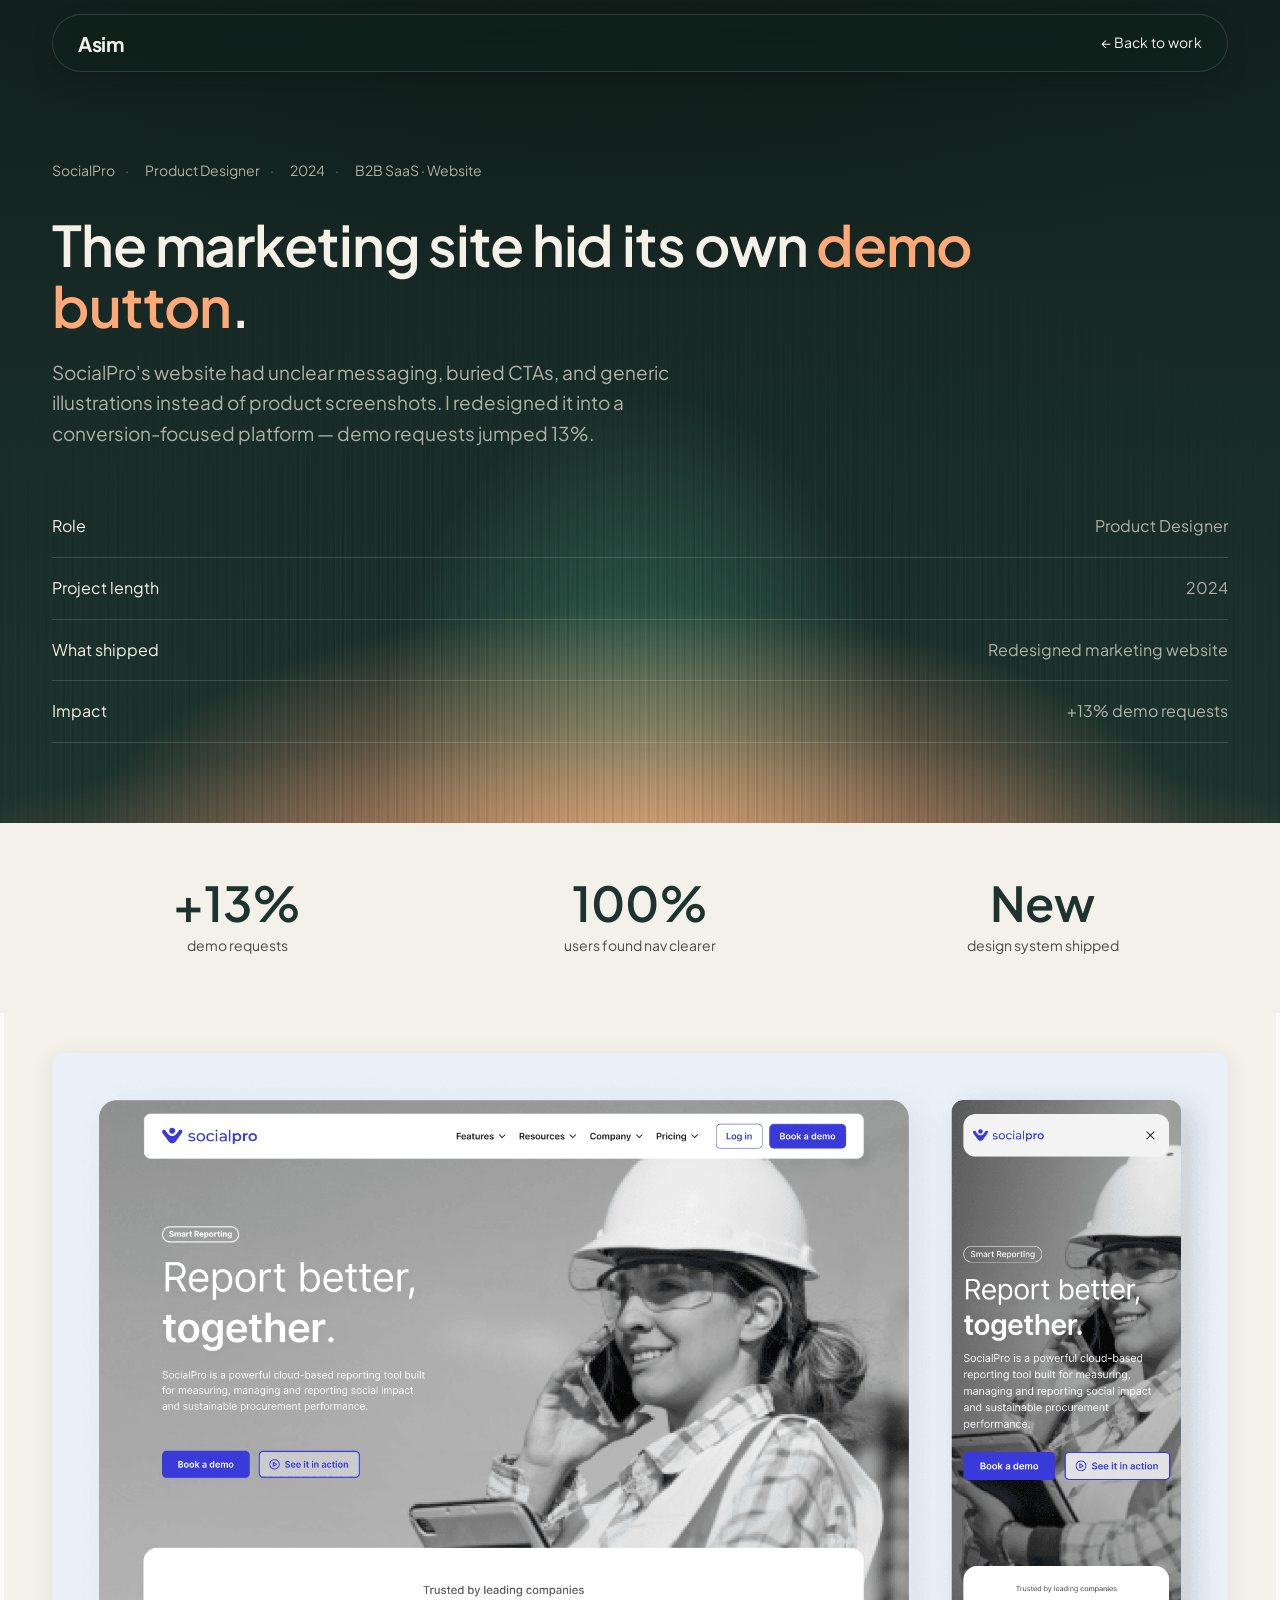
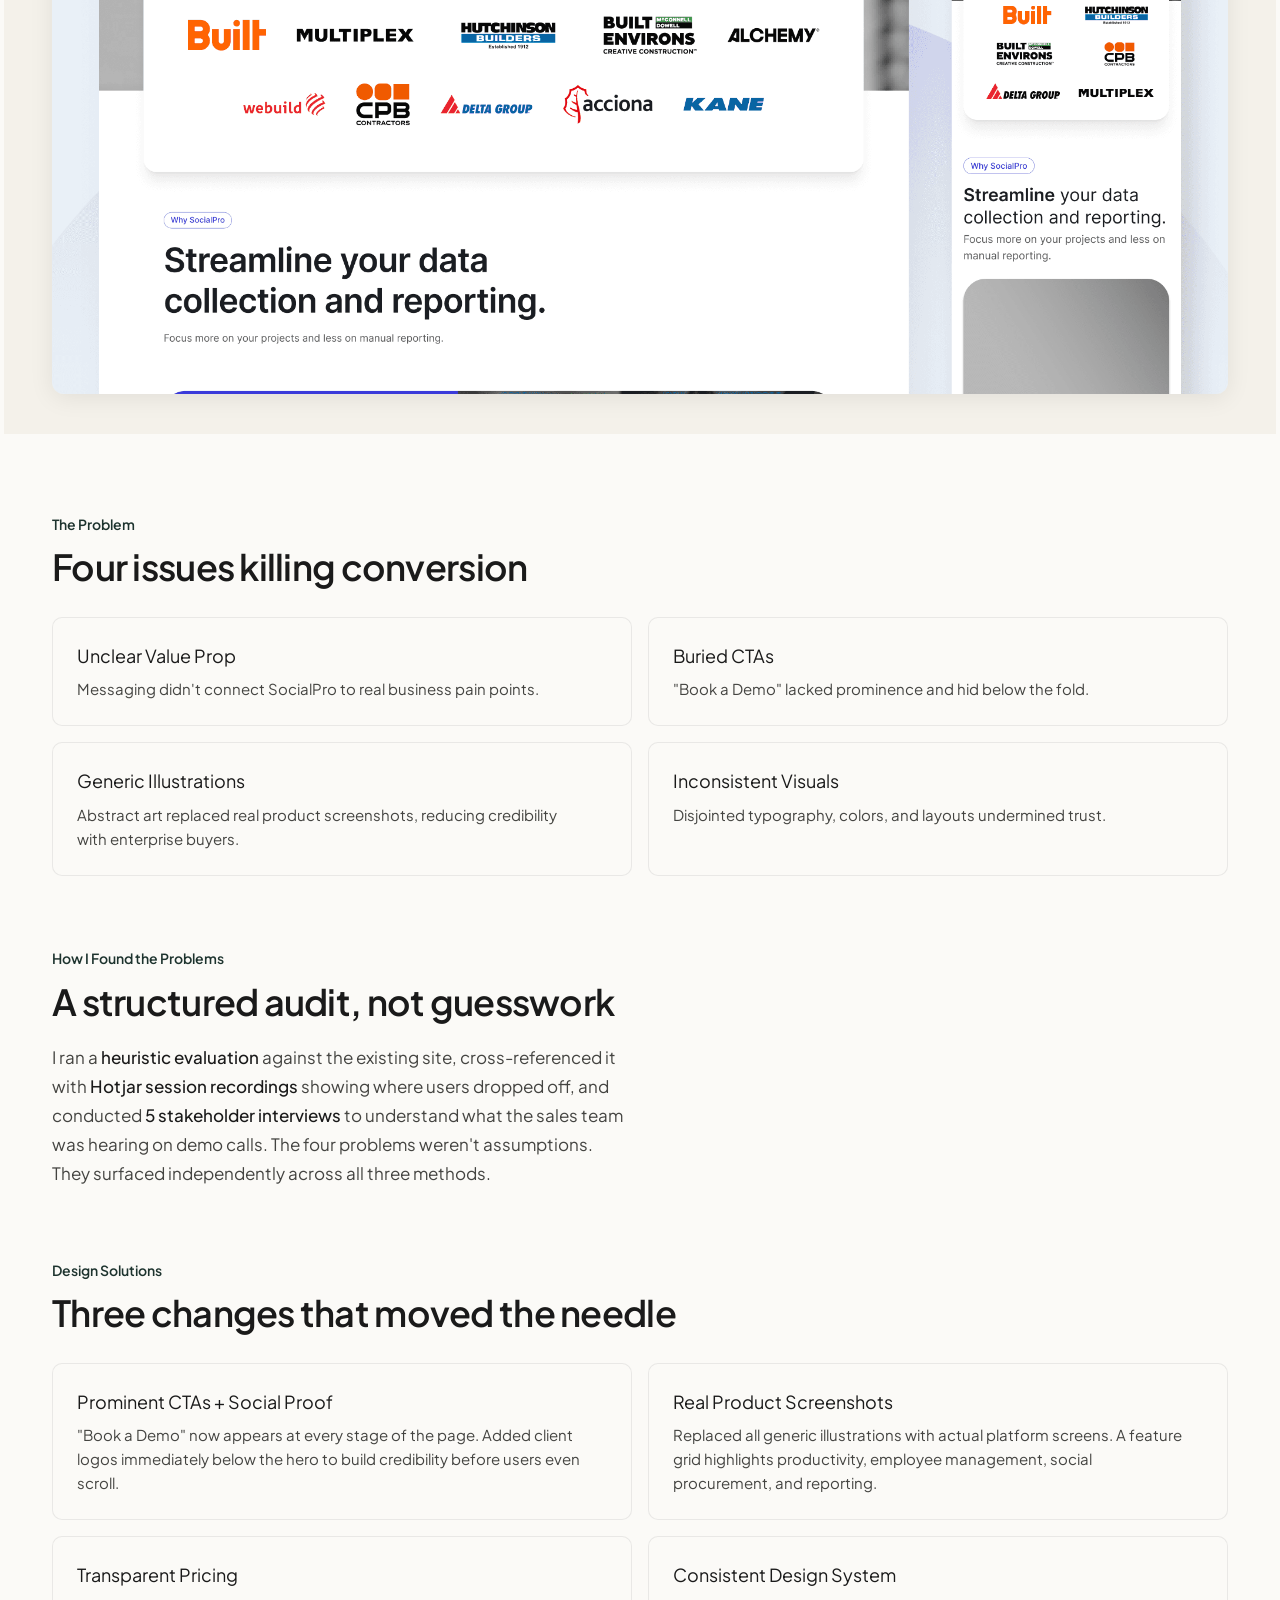
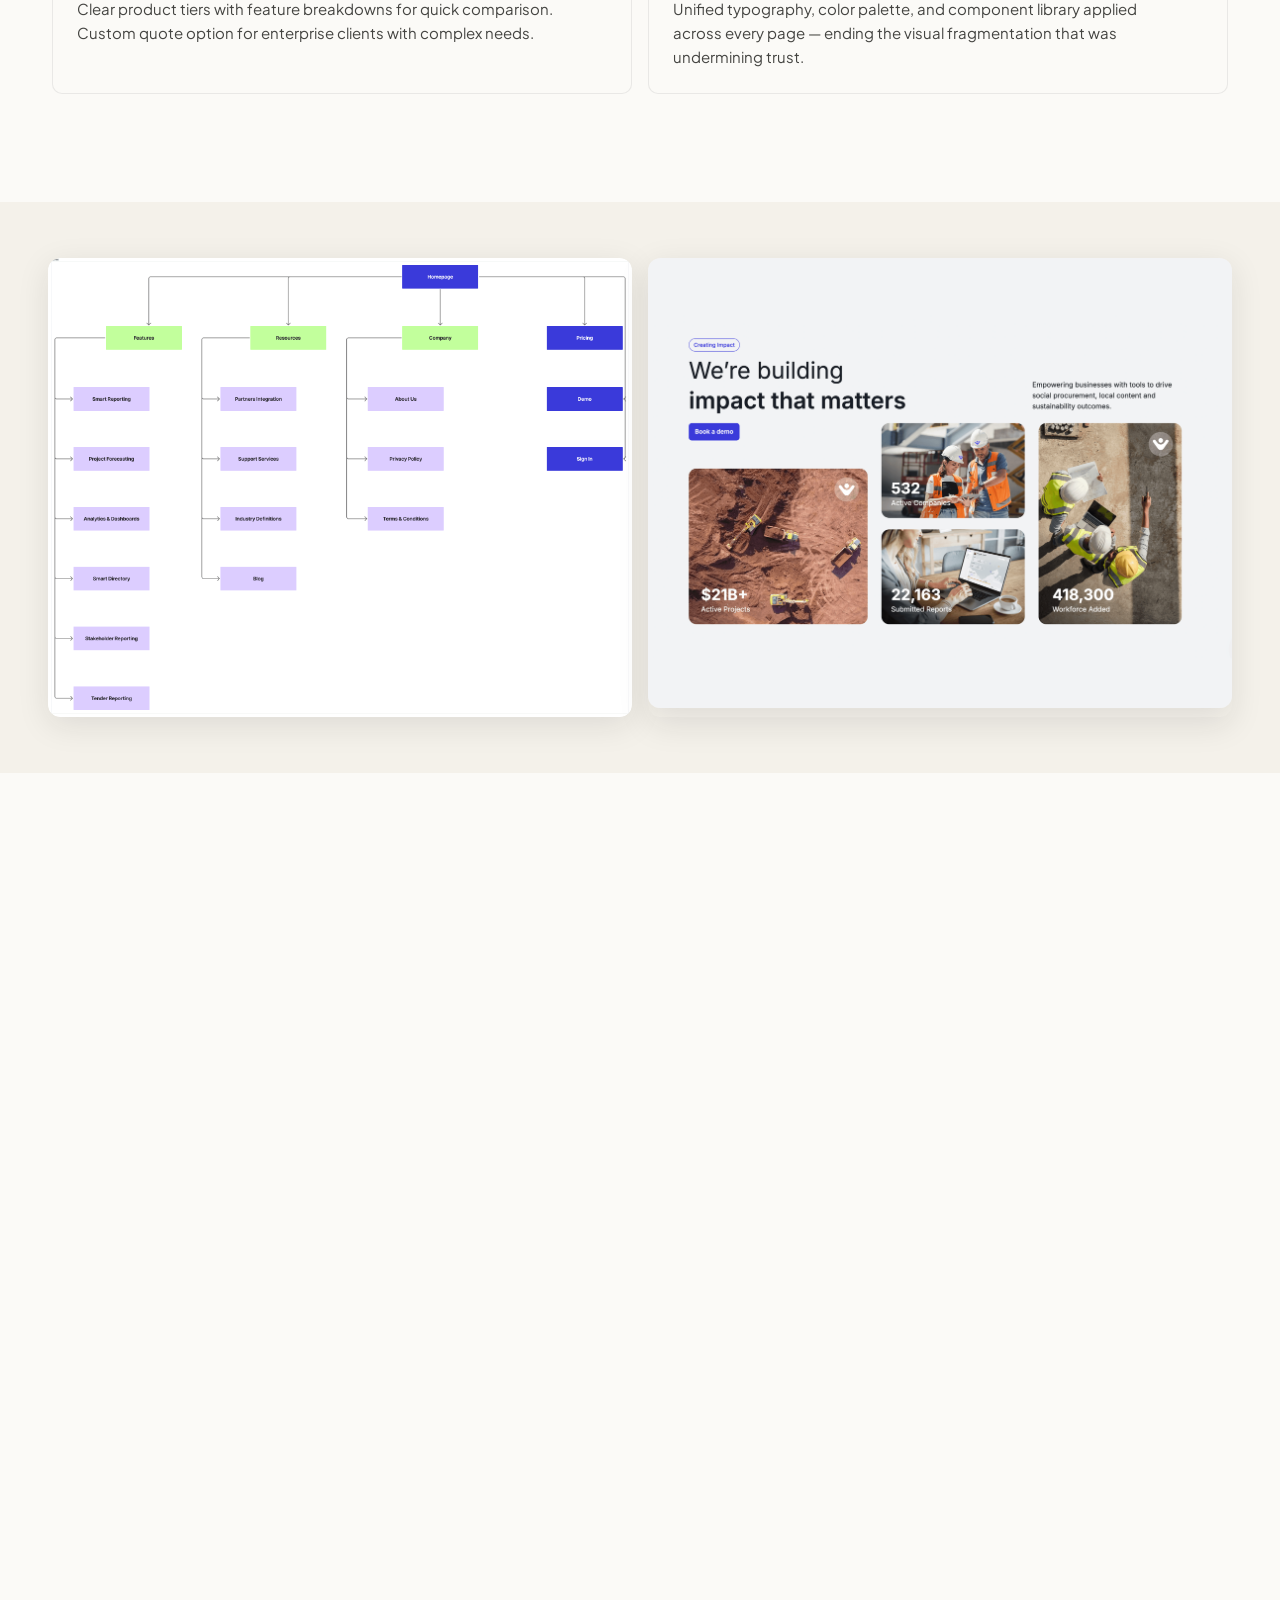
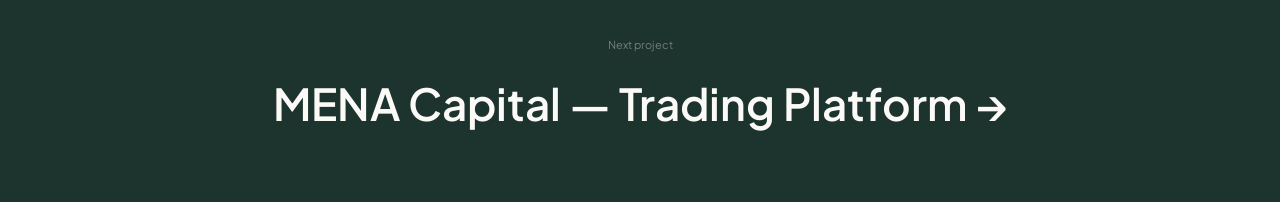
<file: casestudy-socialpro-web.html>
<!DOCTYPE html>
<html lang="en">
<head>
<!-- Google tag (gtag.js) -->
<script async src="https://www.googletagmanager.com/gtag/js?id=G-JJ8R116C7H"></script>
<script>
  window.dataLayer = window.dataLayer || [];
  function gtag(){dataLayer.push(arguments);}
  gtag("js", new Date());
  gtag("config", "G-JJ8R116C7H");
</script>
<meta charset="UTF-8">
<meta name="viewport" content="width=device-width, initial-scale=1.0">
<link rel="icon" type="image/png" href="images/favicon.png">
<title>Asim — SocialPro Website Redesign</title>
<link rel="preconnect" href="https://fonts.googleapis.com">
<link rel="preconnect" href="https://fonts.gstatic.com" crossorigin>
<link href="https://fonts.googleapis.com/css2?family=Plus+Jakarta+Sans:ital,wght@0,400;0,500;0,600;0,700;1,400;1,500;1,600&family=JetBrains+Mono:wght@400;500&display=swap" rel="stylesheet">
<style>
  @font-face {
    font-family: 'Acorn';
    src: url('fonts/acorn-7.woff') format('woff');
    font-weight: 700;
    font-style: normal;
    font-display: swap;
  }
  :root {
    --paper: #F5EFE4; --paper-2: #EDE5D2; --ink: #1A1A1A; --ink-2: #2C2C2A; --ink-3: #444441;
    --muted: #5F5E5A; --hint: #888780; --signal: var(--signal); --deep: #2D5F4F;
    --serif: 'Plus Jakarta Sans', -apple-system, system-ui, sans-serif; --hero: 'Acorn', 'Georgia', serif;
    --sans: 'Plus Jakarta Sans', -apple-system, system-ui, sans-serif;
    --mono: 'JetBrains Mono', 'SF Mono', Consolas, monospace;
  }
  * { box-sizing: border-box; margin: 0; padding: 0; }
  html { scroll-behavior: smooth; }
  body { background: var(--paper); color: var(--ink); font-family: var(--sans); font-size: 17px; line-height: 1.55; -webkit-font-smoothing: antialiased; overflow-x: hidden; }
  a { color: inherit; text-decoration: none; }
  ::selection { background: var(--signal); color: #fff; }
  body::before { content: ''; position: fixed; inset: 0; pointer-events: none; z-index: 1; opacity: 0.06; mix-blend-mode: multiply; background-image: url("data:image/svg+xml,%3Csvg viewBox='0 0 400 400' xmlns='http://www.w3.org/2000/svg'%3E%3Cfilter id='n'%3E%3CfeTurbulence type='fractalNoise' baseFrequency='0.9' numOctaves='3' stitchTiles='stitch'/%3E%3C/filter%3E%3Crect width='100%25' height='100%25' filter='url(%23n)'/%3E%3C/svg%3E"); }

  nav.top { position: fixed; top: 0; left: 0; right: 0; z-index: 100; padding: 18px 32px; display: flex; justify-content: space-between; align-items: center; font-family: var(--mono); font-size: 12px; color: var(--ink-2); background: rgba(245,239,228,0.8); backdrop-filter: blur(12px); -webkit-backdrop-filter: blur(12px); border-bottom: 0.5px solid rgba(26,26,26,0.08); }
  nav.top .logo { font-family: var(--hero); font-size: 22px; font-style: normal; color: var(--ink); letter-spacing: -0.02em; }
  nav.top .logo .star { color: var(--signal); font-style: normal; }
  nav.top .back { font-family: var(--mono); font-size: 12px; letter-spacing: 0.02em; transition: color 0.2s; }
  nav.top .back:hover { color: var(--signal); }

  .cs-hero { padding: 160px 32px 80px; max-width: 860px; margin: 0 auto; position: relative; z-index: 2; }
  .cs-meta { display: flex; gap: 24px; flex-wrap: wrap; font-family: var(--mono); font-size: 11px; color: var(--muted); letter-spacing: 0.04em; margin-bottom: 32px; }
  .cs-meta span { display: inline-flex; align-items: center; gap: 6px; }
  .cs-meta span::before { content: '◆'; color: var(--signal); font-size: 7px; }
  .cs-title { font-family: var(--sans); font-size: clamp(36px,5vw,56px); font-weight: 600; line-height: 1.1; letter-spacing: -0.02em; color: var(--ink); margin-bottom: 20px; }
  .cs-title em { font-style: italic; color: var(--signal); }
  .cs-lede { font-size: 19px; color: var(--ink-3); line-height: 1.6; max-width: 640px; margin-bottom: 48px; }

  .cs-outcome { background: var(--ink); padding: 56px 32px; position: relative; z-index: 2; }
  .cs-outcome-inner { max-width: 860px; margin: 0 auto; display: grid; grid-template-columns: repeat(3,1fr); gap: 32px; }
  .outcome-stat { text-align: center; }
  .outcome-num { font-family: var(--serif); font-size: clamp(32px,4vw,48px); font-weight: 400; color: var(--signal); line-height: 1; }
  .outcome-label { font-family: var(--mono); font-size: 11px; color: rgba(245,239,228,0.5); letter-spacing: 0.04em; margin-top: 8px; }
  @media (max-width: 600px) { .cs-outcome-inner { grid-template-columns: 1fr; gap: 28px; } }

  .cs-body { max-width: 860px; margin: 0 auto; padding: 80px 32px; position: relative; z-index: 2; }
  .cs-section { margin-bottom: 72px; }
  .cs-section:last-child { margin-bottom: 0; }
  .cs-label { font-family: var(--mono); font-size: 11px; font-weight: 700; letter-spacing: 0.1em; text-transform: uppercase; color: var(--signal); margin-bottom: 16px; }
  .cs-heading { font-family: var(--serif); font-size: clamp(26px,3vw,36px); font-weight: 400; font-style: italic; line-height: 1.2; color: var(--ink); margin-bottom: 20px; }
  .cs-text { font-size: 17px; color: var(--ink-3); line-height: 1.7; }
  .cs-text p + p { margin-top: 16px; }
  .cs-text strong { color: var(--ink); font-weight: 500; }

  .cs-callout { background: var(--paper-2); border-left: 3px solid var(--signal); padding: 24px 28px; margin: 28px 0; border-radius: 0 8px 8px 0; }
  .cs-callout p { font-size: 15px; color: var(--ink-3); line-height: 1.6; }
  .cs-callout .source { font-family: var(--mono); font-size: 11px; color: var(--hint); margin-top: 10px; }

  .cs-detail-grid { display: grid; grid-template-columns: repeat(2,1fr); gap: 16px; margin: 28px 0; }
  .cs-detail-card { padding: 24px; border: 1px solid rgba(26,26,26,0.08); border-radius: 10px; background: var(--paper); }
  .cs-detail-card h4 { font-family: var(--serif); font-size: 18px; font-style: italic; font-weight: 400; color: var(--ink); margin-bottom: 8px; }
  .cs-detail-card p { font-size: 14px; color: var(--ink-3); line-height: 1.55; }
  @media (max-width: 600px) { .cs-detail-grid { grid-template-columns: 1fr; } }

  .cs-decision { background: var(--ink); color: var(--paper); padding: 28px 32px; border-radius: 10px; margin: 28px 0; }
  .cs-decision .decision-label { font-family: var(--mono); font-size: 10px; letter-spacing: 0.08em; text-transform: uppercase; color: var(--signal); margin-bottom: 10px; }
  .cs-decision p { font-size: 15px; line-height: 1.6; color: rgba(245,239,228,0.85); }

  .cs-testimonial { background: var(--paper-2); padding: 48px 32px; position: relative; z-index: 2; }
  .cs-testimonial-inner { max-width: 860px; margin: 0 auto; text-align: center; }
  .cs-testimonial blockquote { font-family: var(--serif); font-size: clamp(20px,2.5vw,28px); font-style: italic; color: var(--ink); line-height: 1.5; margin-bottom: 20px; }
  .cs-testimonial cite { font-family: var(--mono); font-size: 12px; color: var(--muted); font-style: normal; letter-spacing: 0.04em; }

  .cs-next { background: var(--ink); padding: 64px 32px; text-align: center; position: relative; z-index: 2; }
  .cs-next-label { font-family: var(--mono); font-size: 11px; color: rgba(245,239,228,0.4); letter-spacing: 0.08em; margin-bottom: 16px; }
  .cs-next-title { font-family: var(--serif); font-size: clamp(28px,3.5vw,44px); font-weight: 400; font-style: italic; color: var(--paper); transition: color 0.3s; }
  .cs-next a:hover .cs-next-title { color: var(--signal); }

  .cs-visual { position: relative; z-index: 2; background: var(--paper-2); padding: 40px 48px; max-width: 1280px; margin: 0 auto; }
  .cs-visual img { width: 100%; display: block; border-radius: 12px; object-fit: cover; object-position: top; box-shadow: 0 4px 24px rgba(0,0,0,0.08); }
  .cs-visual-break { position: relative; z-index: 2; background: var(--paper-2); padding: 56px 48px; max-width: 1280px; margin: 0 auto; }
  .cs-visual-break img { width: 100%; display: block; border-radius: 12px; box-shadow: 0 8px 32px rgba(26,26,26,0.1); }
  .cs-visual-break .cs-screen-grid { margin: 0; }
  .cs-visual-break .cs-screen { margin: 0; box-shadow: 0 8px 32px rgba(26,26,26,0.1); }
  .cs-screen { margin: 28px 0; border-radius: 12px; overflow: hidden; box-shadow: 0 8px 32px rgba(26,26,26,0.1); }
  .cs-screen img { width: 100%; display: block; }
  .cs-screen-grid { display: grid; grid-template-columns: 1fr 1fr; gap: 16px; margin: 28px 0; }
  .cs-screen-grid .cs-screen { margin: 0; }

  .reveal { opacity: 0; transform: translateY(24px); transition: opacity 0.7s ease, transform 0.7s ease; }
  .reveal.visible { opacity: 1; transform: translateY(0); }
  @media (max-width: 768px) { .cs-hero { padding: 120px 20px 60px; } .cs-body { padding: 60px 20px; } nav.top { padding: 14px 20px; } .cs-screen-grid { grid-template-columns: 1fr; } }

  /* PROJECT FACTS */
  .cs-facts { margin: 8px 0 0; max-width: 720px; }
  .cs-facts div { display: flex; justify-content: space-between; align-items: baseline; gap: 24px; padding: 18px 0; border-bottom: 1px solid rgba(26,26,26,0.1); }
  .cs-facts dt { font-family: var(--sans); font-size: 16px; color: var(--ink); }
  .cs-facts dd { margin: 0; font-family: var(--sans); font-size: 16px; color: var(--muted); text-align: right; }
  @media (max-width: 560px) { .cs-facts div { flex-direction: column; gap: 4px; } .cs-facts dd { text-align: left; } }

  /* PREVIEW: homepage green hero */
  .cs-hero-band { background: #1D332E; color: #F5F1E8; }
  .cs-hero-band .cs-meta { color: rgba(245, 241, 232, 0.68); }
  .cs-hero-band .cs-title { color: #F5F1E8; }
  .cs-hero-band .cs-lede { color: rgba(245, 241, 232, 0.68); }
  .cs-hero-band .cs-facts div { border-bottom-color: rgba(245, 241, 232, 0.16); }
  .cs-hero-band .cs-facts dt { color: #F5F1E8; }
  .cs-hero-band .cs-facts dd { color: rgba(245, 241, 232, 0.68); }
  nav.top { background: #1D332E; border-bottom-color: rgba(245, 241, 232, 0.12); }
  nav.top .logo, nav.top .back { color: #F5F1E8; }
  nav.top .back:hover { color: #fff; }

  /* ===== LAYOUT SYSTEM: 1176px container for visuals, 680px column for reading ===== */
  :root { --container: 1176px; --prose: 680px; --hint: #6E6D68; }
  nav.top { padding-left: max(32px, calc((100% - var(--container)) / 2)); padding-right: max(32px, calc((100% - var(--container)) / 2)); }
  .cs-hero, .cs-body { max-width: calc(var(--container) + 64px); }
  .cs-facts { max-width: none; }
  .cs-title { max-width: 18em; }
  .cs-visual { max-width: calc(var(--container) + 96px); }
  .cs-wide-image { max-width: calc(var(--container) + 64px); }
  .cs-wide-image.dark-bg > div:first-child { max-width: var(--container) !important; text-align: left !important; }
  .cs-wide-image.dark-bg > div:first-child > * { max-width: var(--prose); margin-left: 0 !important; margin-right: 0 !important; }
  .cs-wide-image.dark-bg img, .old-shots { max-width: var(--container) !important; }
  .cs-compare-inner, .cs-outcome-inner { max-width: var(--container); }
  .cs-compare .cs-heading, .cs-compare .cs-text, .flow-stage > p, .cs-compare-inner > .cs-label { max-width: var(--prose); }
  .cs-text p, .cs-lede, .cs-callout p, .call p { max-width: 34em; }
  .cs-testimonial blockquote { max-width: var(--prose); }
  .cs-detail-card p, .oj-step p, .reg-row p, .compare-side-item .side-desc, .trading-step p { font-size: 15px; line-height: 1.6; }
  .flow-grid figcaption span, .trading-step p { font-size: 14px; }
  .journey-step dt { color: rgba(245,239,228,0.62); }
  @media (max-width: 768px) { nav.top { padding-left: 20px; padding-right: 20px; } }

  /* cap every line of running text by characters, whatever its size */
  .cs-hero p, .cs-body p, .cs-body li, .cs-compare p, .cs-wide-image p, .cs-decision p, .cs-outcome p, .cs-highlights-header p.cs-highlights-intro, blockquote { max-width: 34em; }
  .old-shots { grid-template-columns: repeat(3, minmax(0, 1fr)); }
  @media (max-width: 760px) { .old-shots { grid-template-columns: repeat(2, minmax(0, 1fr)); } }
  @media (min-width: 769px) { .cs-visual { padding-left: 48px; padding-right: 48px; } }

  /* DARK SECTIONS: green (metrics band keeps its own colour) */
  .cs-compare, .cs-wide-image.dark-bg, .cs-next, .v2-intro, .flow-video { background: #1D332E; }
  /* ===== VOICE PASS: calmer palette, no mono labels or italics ===== */
  :root { --paper: #FBFAF7; --paper-2: #F4F1EA; --signal: #8A6D33; --mono: 'Plus Jakarta Sans', -apple-system, system-ui, sans-serif; --dark: #1E1D1B; }
  body::before { display: none; }
  body { background: var(--paper); }
  nav.top { background: rgba(251,250,247,0.85); font-family: var(--sans); font-size: 14px; }
  nav.top .logo { font-family: var(--sans); font-weight: 700; font-size: 20px; }
  nav.top .back { font-family: var(--sans); font-size: 14px; }
  .cs-meta { font-family: var(--sans); font-size: 14px; gap: 0; letter-spacing: 0; color: var(--muted); }
  .cs-meta span::before { content: none; }
  .cs-meta span + span::before { content: '\00B7'; color: var(--hint); margin: 0 10px; font-size: 14px; }
  .cs-title em { font-style: normal; }
  .cs-label, .outcome-label, .compare-tag, .old-shot figcaption b, .reg-row.head, .maze-stats span, .decision-label, .cs-next-label, .oj-step .oj-where, .flow-stage-head span, .api-map-head, .cs-callout .source, .cs-testimonial cite {
    font-family: var(--sans) !important; text-transform: none !important; letter-spacing: 0 !important; }
  .cs-label { font-size: 14px; font-weight: 600; color: var(--signal); margin-bottom: 10px; }
  .cs-heading { font-family: var(--sans); font-style: normal; font-weight: 600; letter-spacing: -0.02em; }
  .cs-detail-card h4, .cs-testimonial blockquote, .cs-next-title { font-style: normal; }
  .cs-testimonial { background: var(--paper-2); }
  .cs-testimonial blockquote { font-weight: 500; }
  .cs-next { background: var(--dark); }
  .cs-next-title { font-weight: 600; }
  .cs-outcome { background: var(--dark); }
  .outcome-num { color: #FF5B1F; font-weight: 600; }
  .outcome-label { font-size: 14px; color: rgba(245,239,228,0.6); }
  .cs-visual { background: var(--paper-2); }
  .cs-compare, .cs-wide-image.dark-bg { background: var(--dark); }
  .cs-wide-image.dark-bg .cs-label, .cs-compare .cs-label { color: #FFA878; }
  .cs-callout { border-left-color: var(--signal); background: var(--paper-2); }
  .cs-callout p:first-child { font-size: 17px; color: var(--ink); }
  .compare-slider .compare-divider { background: #FFA878; box-shadow: none; }
  .compare-slider .compare-handle { background: #FFA878; box-shadow: 0 2px 12px rgba(0,0,0,0.3); }
  .compare-slider .compare-handle::before { color: #1E1D1B; }
  .compare-slider .tag-after { background: #FFA878; color: #1E1D1B; }
  .compare-tag { font-size: 12px; }
  .old-shot figcaption b { color: #FFA878; font-weight: 600; }
  .oj-step .oj-where { font-size: 12px; font-weight: 600; }
  .flow-stage-head span { font-size: 14px; font-weight: 600; color: #FFA878; }
  .cs-compare .cs-text { color: rgba(245,239,228,0.65); }
  .api-map { margin: 28px 0 0; border: 1px solid rgba(26,26,26,0.1); border-radius: 12px; background: #fff; overflow: hidden; }
  .api-map-head { display: grid; grid-template-columns: 1fr 1.6fr; gap: 20px; padding: 12px 22px; background: var(--paper-2); font-size: 13px; font-weight: 600; color: var(--muted); }
  .api-row { display: grid; grid-template-columns: 1fr 1.6fr; gap: 20px; padding: 14px 22px; border-top: 1px solid rgba(26,26,26,0.08); }
  .api-row b { font-size: 15px; font-weight: 600; color: var(--ink); }
  .api-row p { font-size: 15px; color: var(--ink-3); line-height: 1.5; }
  .reg-table, .maze { background: #fff; }
  .reg-row.head { font-size: 13px; font-weight: 600; color: var(--muted); }
  .maze-stats div { background: #fff; }
  .maze-stats span { font-size: 13px; color: var(--muted); }
  .calls { display: grid; grid-template-columns: repeat(2, minmax(0, 1fr)); gap: 32px 40px; margin-top: 8px; }
  .call h3 { font-size: 18px; font-weight: 600; color: var(--ink); margin-bottom: 8px; }
  .call p { font-size: 16px; color: var(--ink-3); line-height: 1.65; }
  @media (max-width: 700px) { .calls { grid-template-columns: 1fr; } .api-map-head, .api-row { grid-template-columns: 1fr; gap: 4px; } }

  /* PROJECT FACTS */
  .cs-facts { margin: 8px 0 0; max-width: 720px; }
  .cs-facts div { display: flex; justify-content: space-between; align-items: baseline; gap: 24px; padding: 18px 0; border-bottom: 1px solid rgba(26,26,26,0.1); }
  .cs-facts dt { font-family: var(--sans); font-size: 16px; color: var(--ink); }
  .cs-facts dd { margin: 0; font-family: var(--sans); font-size: 16px; color: var(--muted); text-align: right; }
  @media (max-width: 560px) { .cs-facts div { flex-direction: column; gap: 4px; } .cs-facts dd { text-align: left; } }

  /* PREVIEW: homepage green hero */
  .cs-hero-band { background: #1D332E; color: #F5F1E8; }
  .cs-hero-band .cs-meta { color: rgba(245, 241, 232, 0.68); }
  .cs-hero-band .cs-title { color: #F5F1E8; }
  .cs-hero-band .cs-lede { color: rgba(245, 241, 232, 0.68); }
  .cs-hero-band .cs-facts div { border-bottom-color: rgba(245, 241, 232, 0.16); }
  .cs-hero-band .cs-facts dt { color: #F5F1E8; }
  .cs-hero-band .cs-facts dd { color: rgba(245, 241, 232, 0.68); }
  nav.top { background: #1D332E; border-bottom-color: rgba(245, 241, 232, 0.12); }
  nav.top .logo, nav.top .back { color: #F5F1E8; }
  nav.top .back:hover { color: #fff; }

  /* ===== LAYOUT SYSTEM: 1176px container for visuals, 680px column for reading ===== */
  :root { --container: 1176px; --prose: 680px; --hint: #6E6D68; }
  nav.top { padding-left: max(32px, calc((100% - var(--container)) / 2)); padding-right: max(32px, calc((100% - var(--container)) / 2)); }
  .cs-hero, .cs-body { max-width: calc(var(--container) + 64px); }
  .cs-facts { max-width: none; }
  .cs-title { max-width: 18em; }
  .cs-visual { max-width: calc(var(--container) + 96px); }
  .cs-wide-image { max-width: calc(var(--container) + 64px); }
  .cs-wide-image.dark-bg > div:first-child { max-width: var(--container) !important; text-align: left !important; }
  .cs-wide-image.dark-bg > div:first-child > * { max-width: var(--prose); margin-left: 0 !important; margin-right: 0 !important; }
  .cs-wide-image.dark-bg img, .old-shots { max-width: var(--container) !important; }
  .cs-compare-inner, .cs-outcome-inner { max-width: var(--container); }
  .cs-compare .cs-heading, .cs-compare .cs-text, .flow-stage > p, .cs-compare-inner > .cs-label { max-width: var(--prose); }
  .cs-text p, .cs-lede, .cs-callout p, .call p { max-width: 34em; }
  .cs-testimonial blockquote { max-width: var(--prose); }
  .cs-detail-card p, .oj-step p, .reg-row p, .compare-side-item .side-desc, .trading-step p { font-size: 15px; line-height: 1.6; }
  .flow-grid figcaption span, .trading-step p { font-size: 14px; }
  .journey-step dt { color: rgba(245,239,228,0.62); }
  @media (max-width: 768px) { nav.top { padding-left: 20px; padding-right: 20px; } }

  /* cap every line of running text by characters, whatever its size */
  .cs-hero p, .cs-body p, .cs-body li, .cs-compare p, .cs-wide-image p, .cs-decision p, .cs-outcome p, .cs-highlights-header p.cs-highlights-intro, blockquote { max-width: 34em; }
  .old-shots { grid-template-columns: repeat(3, minmax(0, 1fr)); }
  @media (max-width: 760px) { .old-shots { grid-template-columns: repeat(2, minmax(0, 1fr)); } }
  @media (min-width: 769px) { .cs-visual { padding-left: 48px; padding-right: 48px; } }

  /* PROBLEM: text left, steps stacked right */
  .problem-split { display: grid; grid-template-columns: minmax(0, 1fr) 380px; gap: 32px 56px; align-items: start; }
  .problem-split .cs-text p { max-width: 38em; }
  .problem-split .old-journey { flex-direction: column; flex-wrap: nowrap; gap: 12px; margin: 6px 0 0; padding-left: 24px; }
  .problem-split .oj-step { flex: none; padding: 14px 16px; }
  .problem-split .oj-step + .oj-step { margin: 0; }
  .problem-split .oj-step + .oj-step::before { content: '\2192'; left: -20px; top: 50%; transform: translateY(-50%); }
  @media (max-width: 900px) {
    .problem-split { grid-template-columns: 1fr; }
    .problem-split .old-journey { padding-left: 0; }
    .problem-split .oj-step + .oj-step::before { content: none; }
  }

  /* problem steps: one card style, no connectors */
  .oj-step, .oj-step.outside, .oj-step.drop { background: #fff; border: 1px solid rgba(26,26,26,0.1); }
  .oj-step .oj-where, .oj-step.drop .oj-where { color: var(--muted); }
  .oj-step + .oj-step::before, .problem-split .oj-step + .oj-step::before { content: none; }
  .problem-split .old-journey { padding-left: 0; }

  .flow-video { margin: 40px 0 8px; border-radius: 16px; overflow: hidden; background: #1E1D1B; aspect-ratio: 16 / 9; }
  .flow-video video { display: block; width: 100%; height: 100%; object-fit: cover; }
  .cs-visual .flow-video { margin: 0; }

  /* TWO-COLUMN SECTIONS: copy left, evidence right */
  .split { display: grid; grid-template-columns: minmax(0, 1fr) minmax(0, 1fr); gap: 24px 56px; align-items: start; }
  .split-copy .cs-text p { max-width: 36em; }
  .split-side { display: flex; flex-direction: column; gap: 20px; padding-top: 34px; }
  .split-side > * { margin: 0 !important; }
  .split-side .cs-callout { border-radius: 0 12px 12px 0; padding: 26px 28px; }
  .split-full { grid-column: 1 / -1; }
  .split-full .maze { margin-top: 16px; }
  .split .api-map-head, .split .api-row { grid-template-columns: 0.9fr 1.4fr; gap: 16px; }
  .result-quote p:first-child { font-size: 19px; line-height: 1.5; }
  @media (max-width: 900px) { .split { grid-template-columns: 1fr; } .split-side { padding-top: 0; } }

  .split-stack { grid-template-columns: 1fr; }
  .split-stack .split-side { padding-top: 0; }
  .split-stack .reg-table { display: grid; grid-template-columns: repeat(3, minmax(0, 1fr)); gap: 16px; border: 0; background: none; border-radius: 0; overflow: visible; }
  .split-stack .reg-row.head { display: none; }
  .split-stack .reg-row { display: flex; flex-direction: column; gap: 8px; border: 1px solid rgba(26,26,26,0.1) !important; border-radius: 12px; background: #fff; padding: 20px 22px; }
  .split-stack .reg-row h4 { font-size: 16px; }
  .split .api-map-head { padding: 12px 20px; }
  .split-copy { position: sticky; top: 96px; }
  @media (max-width: 900px) { .split-stack .reg-table { grid-template-columns: 1fr; } .split-copy { position: static; } }

  .split-copy { position: static; }
  .split-sticky .split-copy { position: sticky; top: 96px; }
  .test-stats { grid-template-columns: repeat(2, minmax(0, 1fr)) !important; margin: 0; border: 1px solid rgba(26,26,26,0.1); border-radius: 12px; overflow: hidden; }
  .test-stats div { padding: 22px 24px; }
  .maze-shot { margin: 8px 0 0; }
  .maze-shot img { display: block; width: 100%; }

  /* DARK SECTIONS: green (metrics band keeps its own colour) */
  .cs-compare, .cs-wide-image.dark-bg, .cs-next, .v2-intro, .flow-video { background: #1D332E; }
  /* section labels on light backgrounds */
  .cs-body .cs-label, .cs-hero .cs-label { color: #1D332E; }

  /* ===== PORTFOLIO THEME (shared with SaveInGold) ===== */
  nav.top .logo .star { display: none; }
  :root { --signal: #1D332E; }
  .cs-hero-band, .cs-outcome, .cs-next, .cs-compare, .cs-wide-image.dark-bg, .cs-decision, nav.top { --signal: #FFA878; }
  *, *::before, *::after { font-style: normal !important; text-transform: none !important; }
  [class*="label"], [class*="num"], [class*="tag"], [class*="meta"], [class*="eyebrow"], .side-tag, .trading-step-num, .step-num { letter-spacing: 0 !important; }
  [class*="label"], [class*="tag"], .side-tag, .trading-step-num { font-family: var(--sans) !important; }
  .cs-body .cs-label, .cs-hero .cs-label { color: #1D332E; }
  .cs-hero-band .cs-label, .cs-compare .cs-label, .cs-wide-image.dark-bg .cs-label { color: #FFA878; }
  .cs-screens, .ds-showcase, .cs-highlights { --signal: #FFA878; }
  .cs-screens .cs-label, .ds-showcase .cs-label, .cs-highlights .cs-label, .cs-screens-label { color: #FFA878 !important; }
  .cs-decision-vs-col.rejected h5 { color: #FF8A8A; }
  .cs-decision-vs-col.chosen h5 { color: #6FDC8C; }
</style>
<link rel="stylesheet" href="hero-glow.css?v=5">
</head>
<body>

<nav class="top">
  <a href="/" class="logo">Asim<span class="star">*</span></a>
  <a href="/#work" class="back">← Back to work</a>
</nav>

<div class="cs-hero-band">
<div class="cs-hero">
  <div class="cs-meta">
    <span>SocialPro</span>
    <span>Product Designer</span>
    <span>2024</span>
    <span>B2B SaaS · Website</span>
  </div>
  <h1 class="cs-title">The marketing site hid its own <em>demo button</em>.</h1>
  <p class="cs-lede">SocialPro's website had unclear messaging, buried CTAs, and generic illustrations instead of product screenshots. I redesigned it into a conversion-focused platform — demo requests jumped 13%.</p>
  <dl class="cs-facts">
    <div><dt>Role</dt><dd>Product Designer</dd></div>
    <div><dt>Project length</dt><dd>2024</dd></div>
    <div><dt>What shipped</dt><dd>Redesigned marketing website</dd></div>
    <div><dt>Impact</dt><dd>+13% demo requests</dd></div>
  </dl>
</div>
</div>

<div class="cs-outcome">
  <div class="cs-outcome-inner">
    <div class="outcome-stat">
      <div class="outcome-num">+13%</div>
      <div class="outcome-label">demo requests</div>
    </div>
    <div class="outcome-stat">
      <div class="outcome-num">100%</div>
      <div class="outcome-label">users found nav clearer</div>
    </div>
    <div class="outcome-stat">
      <div class="outcome-num">New</div>
      <div class="outcome-label">design system shipped</div>
    </div>
  </div>
</div>

<div class="cs-visual">
  <img src="images/socialpro-web.png" alt="SocialPro website redesign — homepage and product pages">
</div>

<div class="cs-body">

  <div class="cs-section reveal">
    <p class="cs-label">The Problem</p>
    <h2 class="cs-heading">Four issues killing conversion</h2>
    <div class="cs-detail-grid">
      <div class="cs-detail-card">
        <h4>Unclear Value Prop</h4>
        <p>Messaging didn't connect SocialPro to real business pain points.</p>
      </div>
      <div class="cs-detail-card">
        <h4>Buried CTAs</h4>
        <p>"Book a Demo" lacked prominence and hid below the fold.</p>
      </div>
      <div class="cs-detail-card">
        <h4>Generic Illustrations</h4>
        <p>Abstract art replaced real product screenshots, reducing credibility with enterprise buyers.</p>
      </div>
      <div class="cs-detail-card">
        <h4>Inconsistent Visuals</h4>
        <p>Disjointed typography, colors, and layouts undermined trust.</p>
      </div>
    </div>
  </div>

  <div class="cs-section reveal">
    <p class="cs-label">How I Found the Problems</p>
    <h2 class="cs-heading">A structured audit, not guesswork</h2>
    <div class="cs-text">
      <p>I ran a <strong>heuristic evaluation</strong> against the existing site, cross-referenced it with <strong>Hotjar session recordings</strong> showing where users dropped off, and conducted <strong>5 stakeholder interviews</strong> to understand what the sales team was hearing on demo calls. The four problems weren't assumptions. They surfaced independently across all three methods.</p>
    </div>
  </div>

  <div class="cs-section reveal">
    <p class="cs-label">Design Solutions</p>
    <h2 class="cs-heading">Three changes that moved the needle</h2>

    <div class="cs-detail-grid">
      <div class="cs-detail-card">
        <h4>Prominent CTAs + Social Proof</h4>
        <p>"Book a Demo" now appears at every stage of the page. Added client logos immediately below the hero to build credibility before users even scroll.</p>
      </div>
      <div class="cs-detail-card">
        <h4>Real Product Screenshots</h4>
        <p>Replaced all generic illustrations with actual platform screens. A feature grid highlights productivity, employee management, social procurement, and reporting.</p>
      </div>
      <div class="cs-detail-card">
        <h4>Transparent Pricing</h4>
        <p>Clear product tiers with feature breakdowns for quick comparison. Custom quote option for enterprise clients with complex needs.</p>
      </div>
      <div class="cs-detail-card">
        <h4>Consistent Design System</h4>
        <p>Unified typography, color palette, and component library applied across every page — ending the visual fragmentation that was undermining trust.</p>
      </div>
    </div>

  </div>

</div>

<div class="cs-visual-break reveal">
  <div class="cs-screen-grid">
    <div class="cs-screen">
      <img src="images/socialpro-web-screen1.png" alt="SocialPro website — redesigned homepage with clear CTAs">
    </div>
    <div class="cs-screen">
      <img src="images/socialpro-web-screen2.png" alt="SocialPro website — product features and real screenshots">
    </div>
  </div>
</div>

<div class="cs-body">

  <div class="cs-section reveal">
    <div class="cs-decision">
      <p class="decision-label">Hard Decision</p>
      <p>Stakeholders wanted to keep illustrations. I pushed for 100% real screenshots — enterprise B2B buyers need to see the actual product before committing to a demo call.</p>
    </div>
  </div>

</div>

<div class="cs-visual-break reveal">
  <img src="images/socialpro-web-pricing.png" alt="SocialPro website — transparent pricing page with tier comparison">
</div>

<div class="cs-body">

  <div class="cs-section reveal">
    <p class="cs-label">Validation</p>
    <h2 class="cs-heading">Tested with 6 users before launch</h2>
    <div class="cs-text">
      <p>I ran moderated usability tests with <strong>6 participants</strong> (3 existing customers, 3 prospects who matched our ICP). Tasks included finding pricing, booking a demo, and understanding what SocialPro does. <strong>All 6 rated navigation as "much clearer"</strong> with particular praise for CTA visibility and pricing page structure.</p>
    </div>
  </div>

  <div class="cs-section reveal">
    <p class="cs-label">Impact</p>
    <h2 class="cs-heading">13% more demos, stronger market position</h2>
    <div class="cs-text">
      <p><strong>13% increase in conversions</strong> with a measurable jump in demo requests. The consistent design system also reduced future design and dev time for new pages.</p>
    </div>
  </div>

</div>

<div class="cs-testimonial">
  <div class="cs-testimonial-inner reveal">
    <blockquote>"From day one, Asim brought a sharp eye for detail, creativity, and a genuine commitment to building user-friendly experiences. I'd recommend him to any organisation looking for a thoughtful, innovative, and dependable designer."</blockquote>
    <cite><strong>Taylor Jenkins</strong> · Co-Founder, SocialPro</cite>
  </div>
</div>

<div class="cs-next">
  <p class="cs-next-label">Next project</p>
  <a href="casestudy-mena.html">
    <p class="cs-next-title">MENA Capital — Trading Platform →</p>
  </a>
</div>

<script>
  (function() {
    const reveals = document.querySelectorAll('.reveal');
    const observer = new IntersectionObserver((entries) => {
      entries.forEach((entry, i) => {
        if (entry.isIntersecting) {
          setTimeout(() => entry.target.classList.add('visible'), i * 80);
          observer.unobserve(entry.target);
        }
      });
    }, { threshold: 0.15 });
    reveals.forEach(el => observer.observe(el));
  })();
</script>

<!-- Cloudflare Web Analytics --><script type='module' src='https://static.cloudflareinsights.com/beacon.min.js' data-cf-beacon='{"token": "b0d2f0135b38445d827bf51e45c19ea1"}'></script><!-- End Cloudflare Web Analytics -->
</body>
</html>
</file>
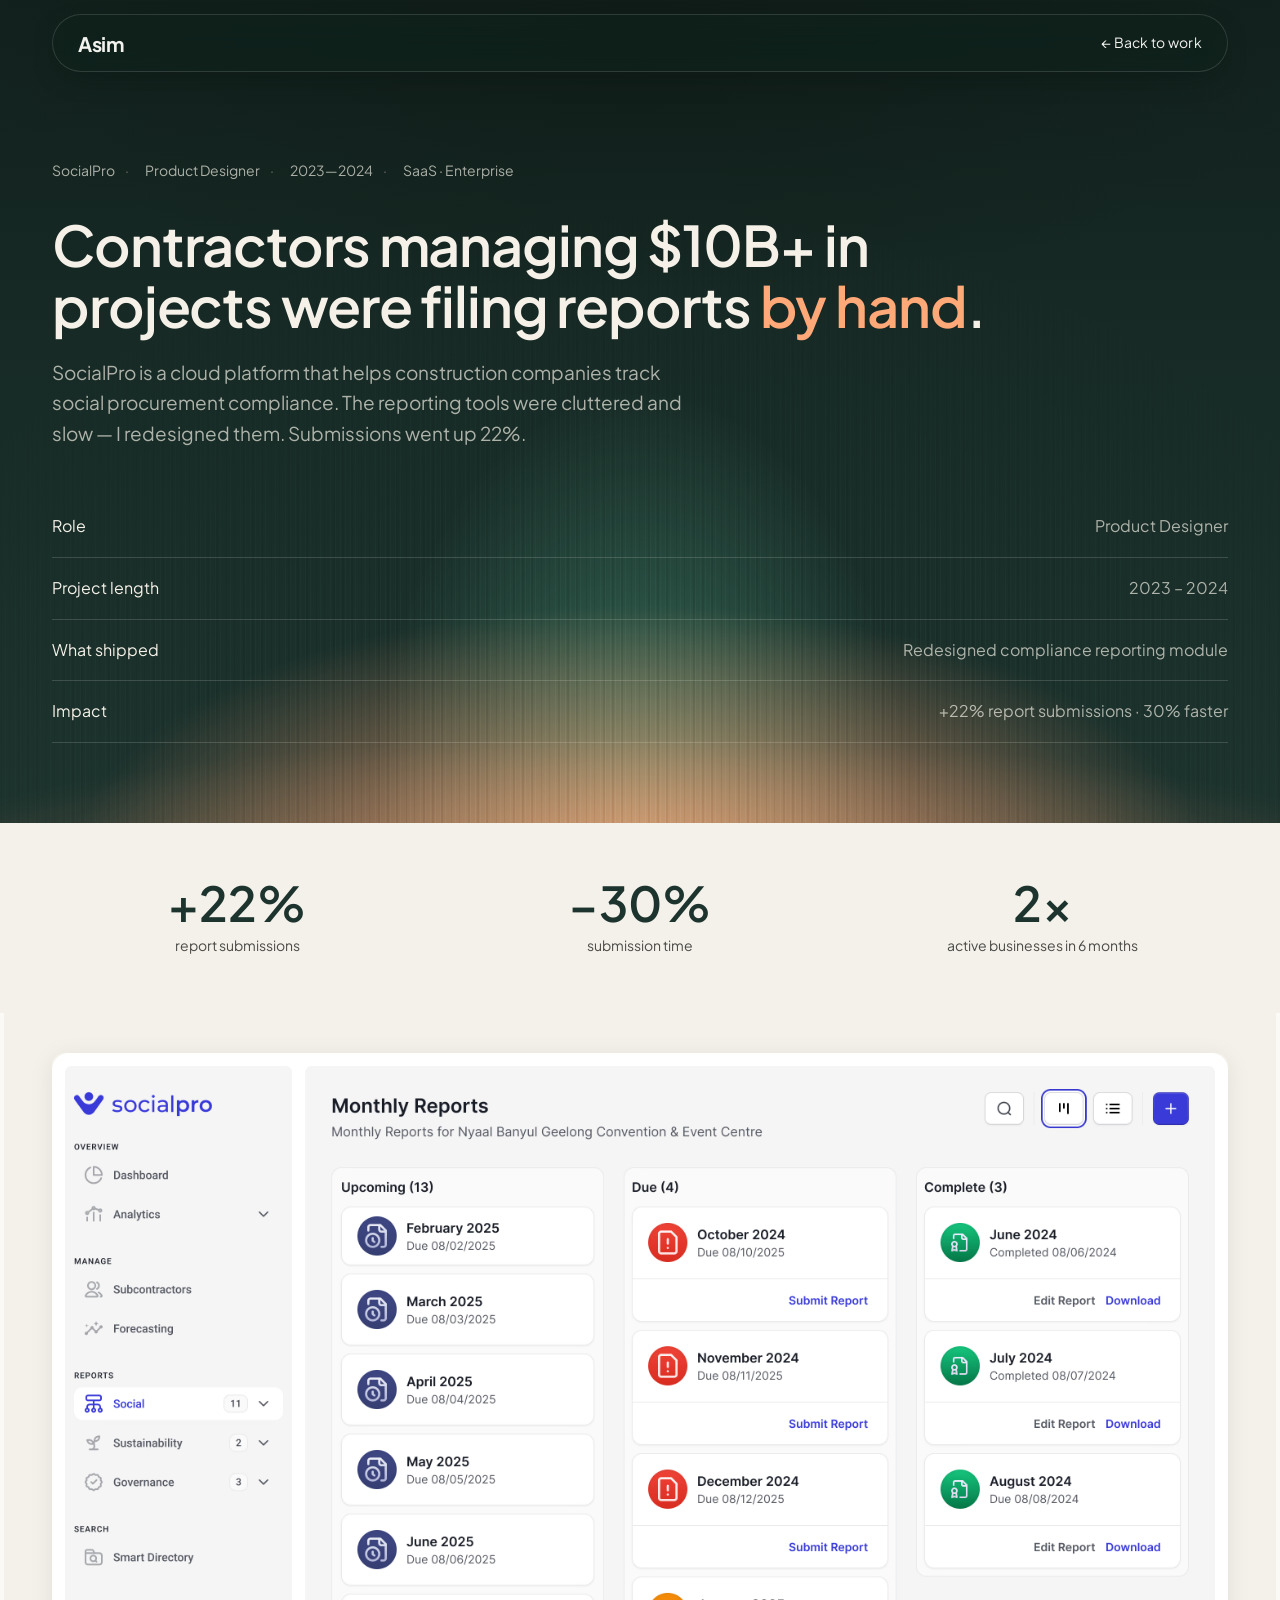
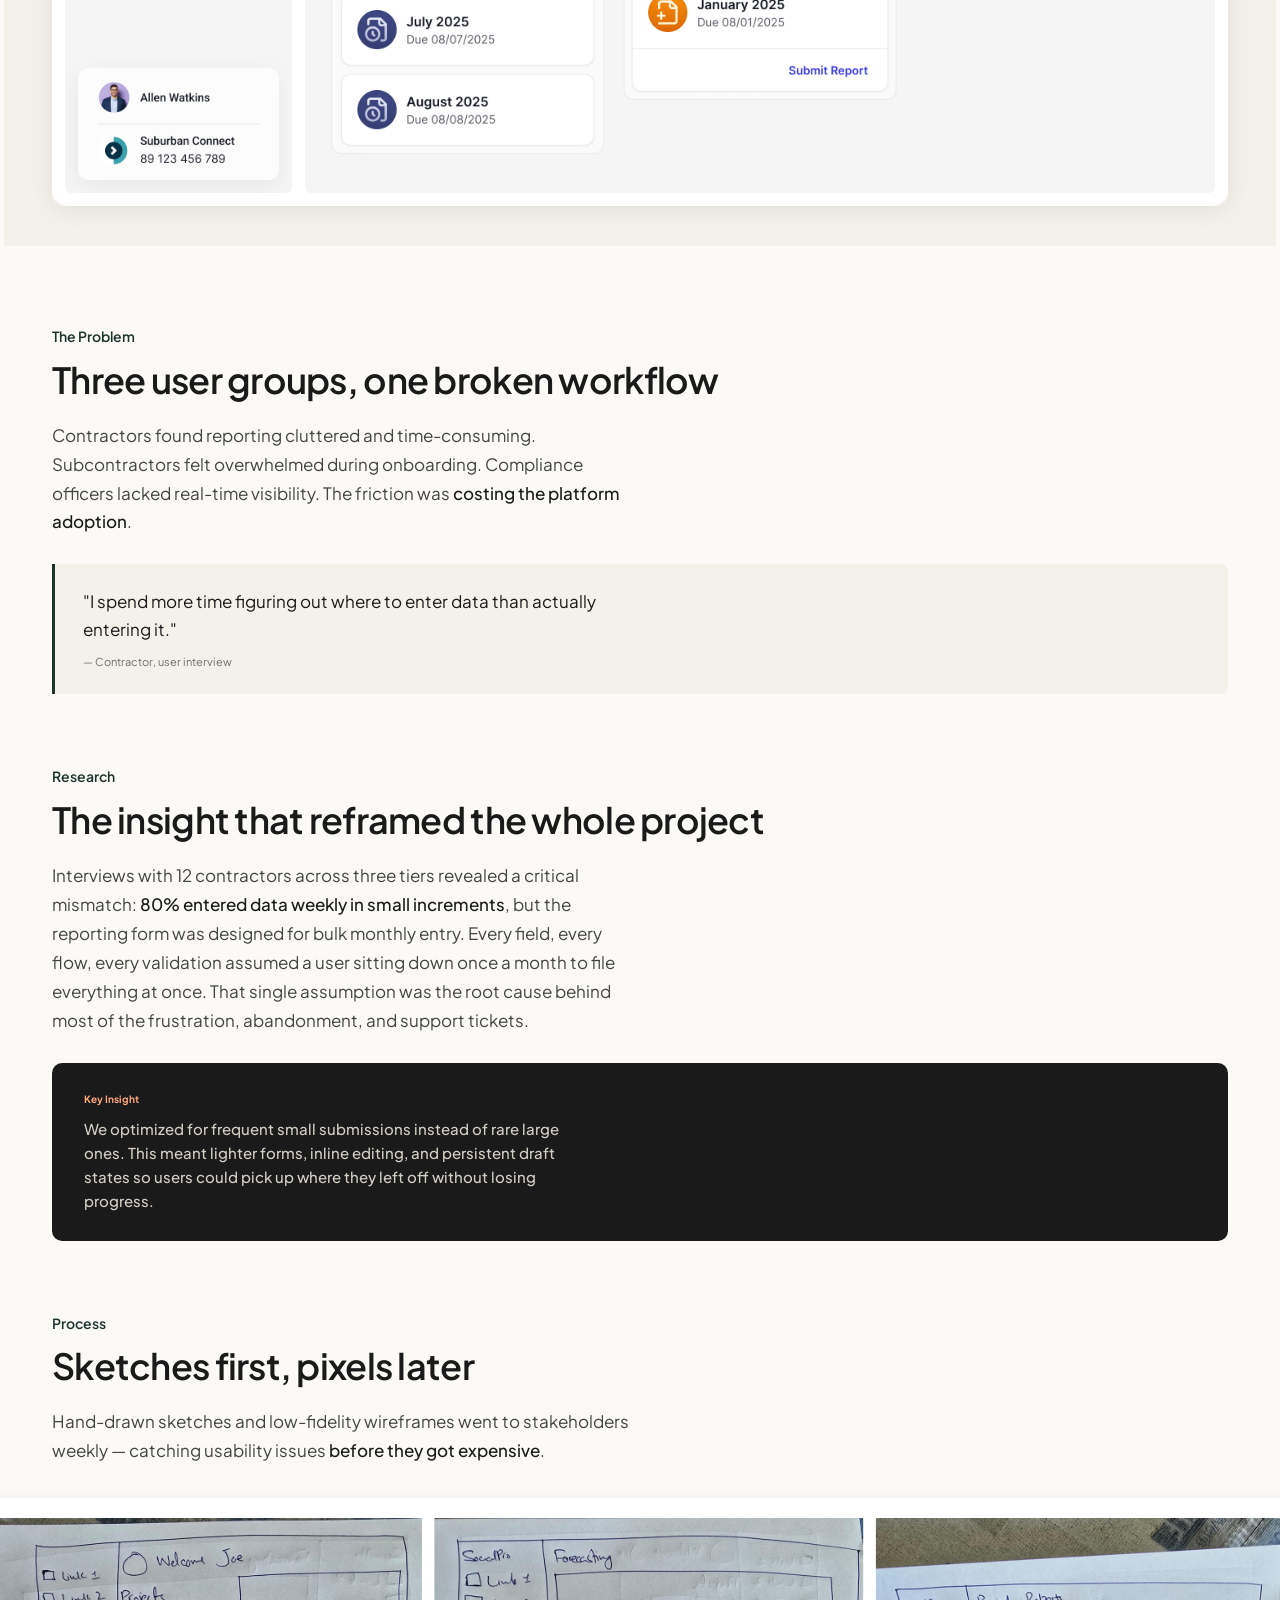
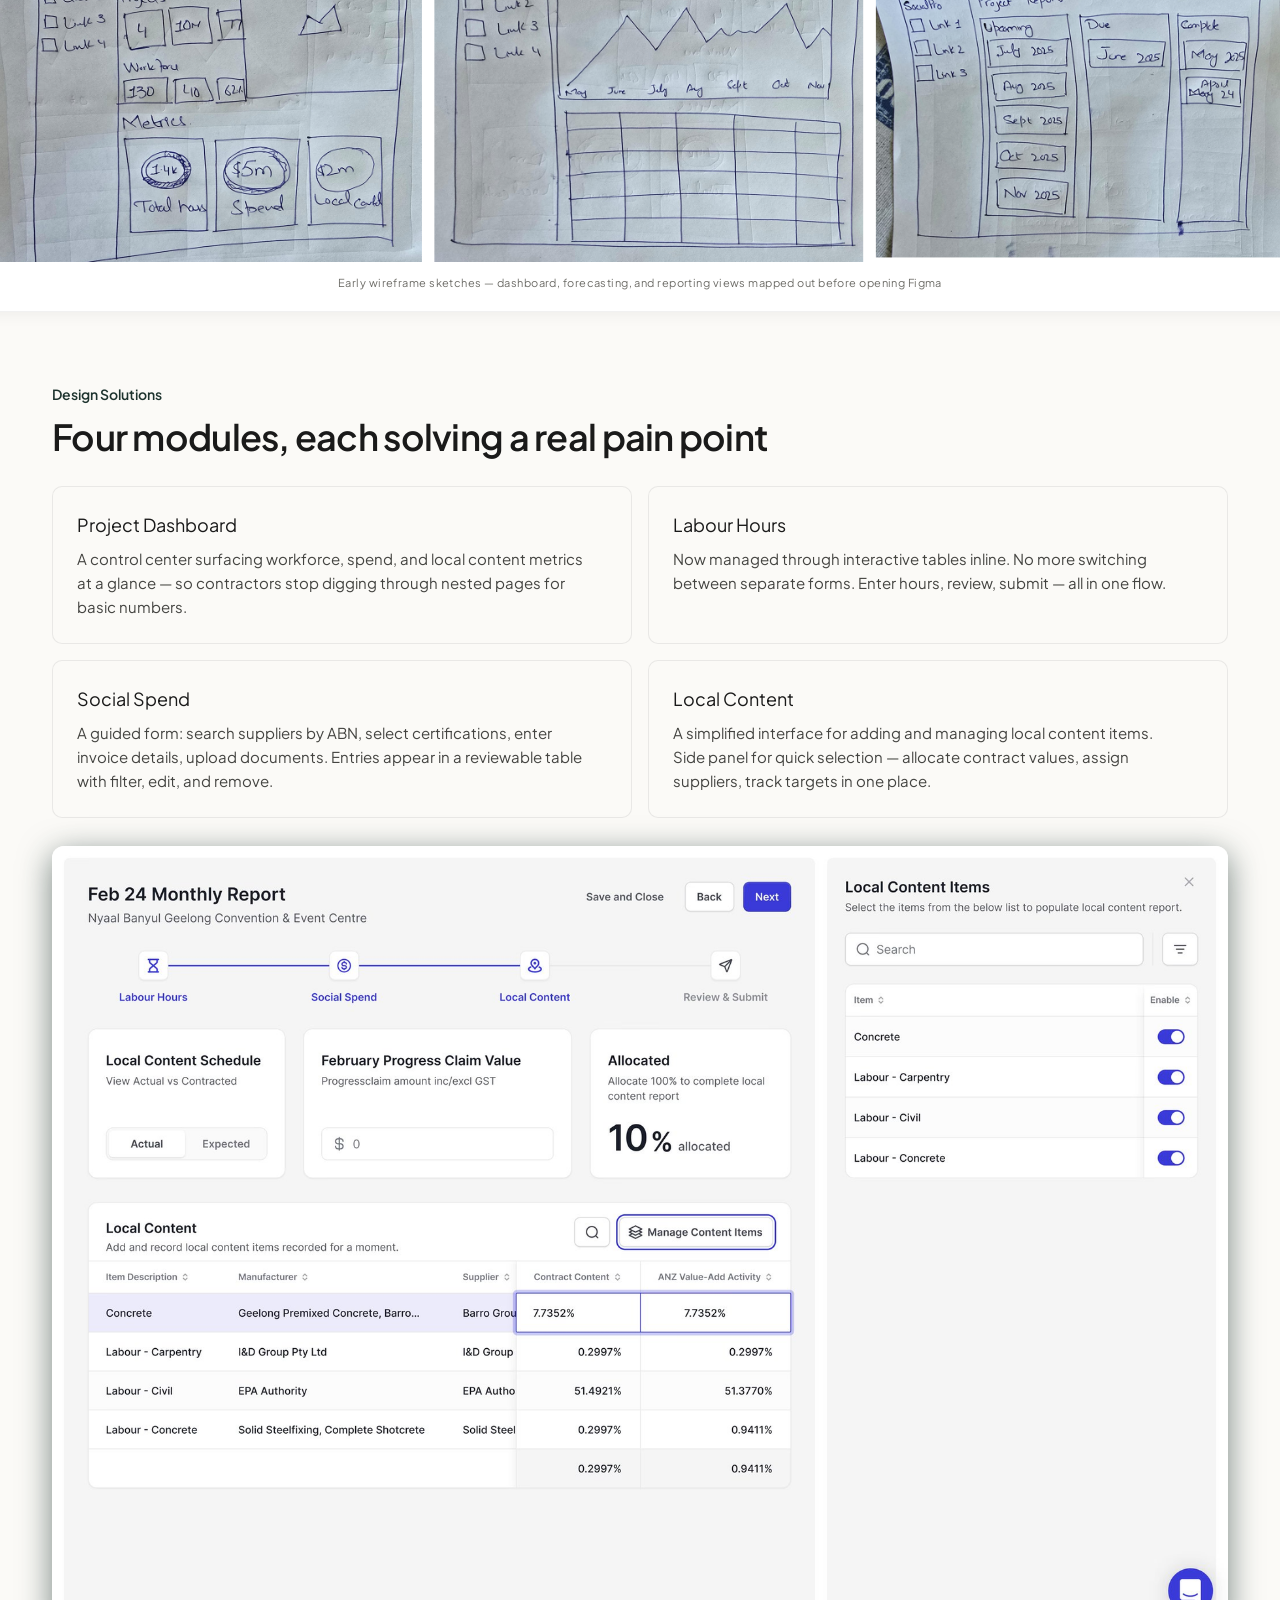
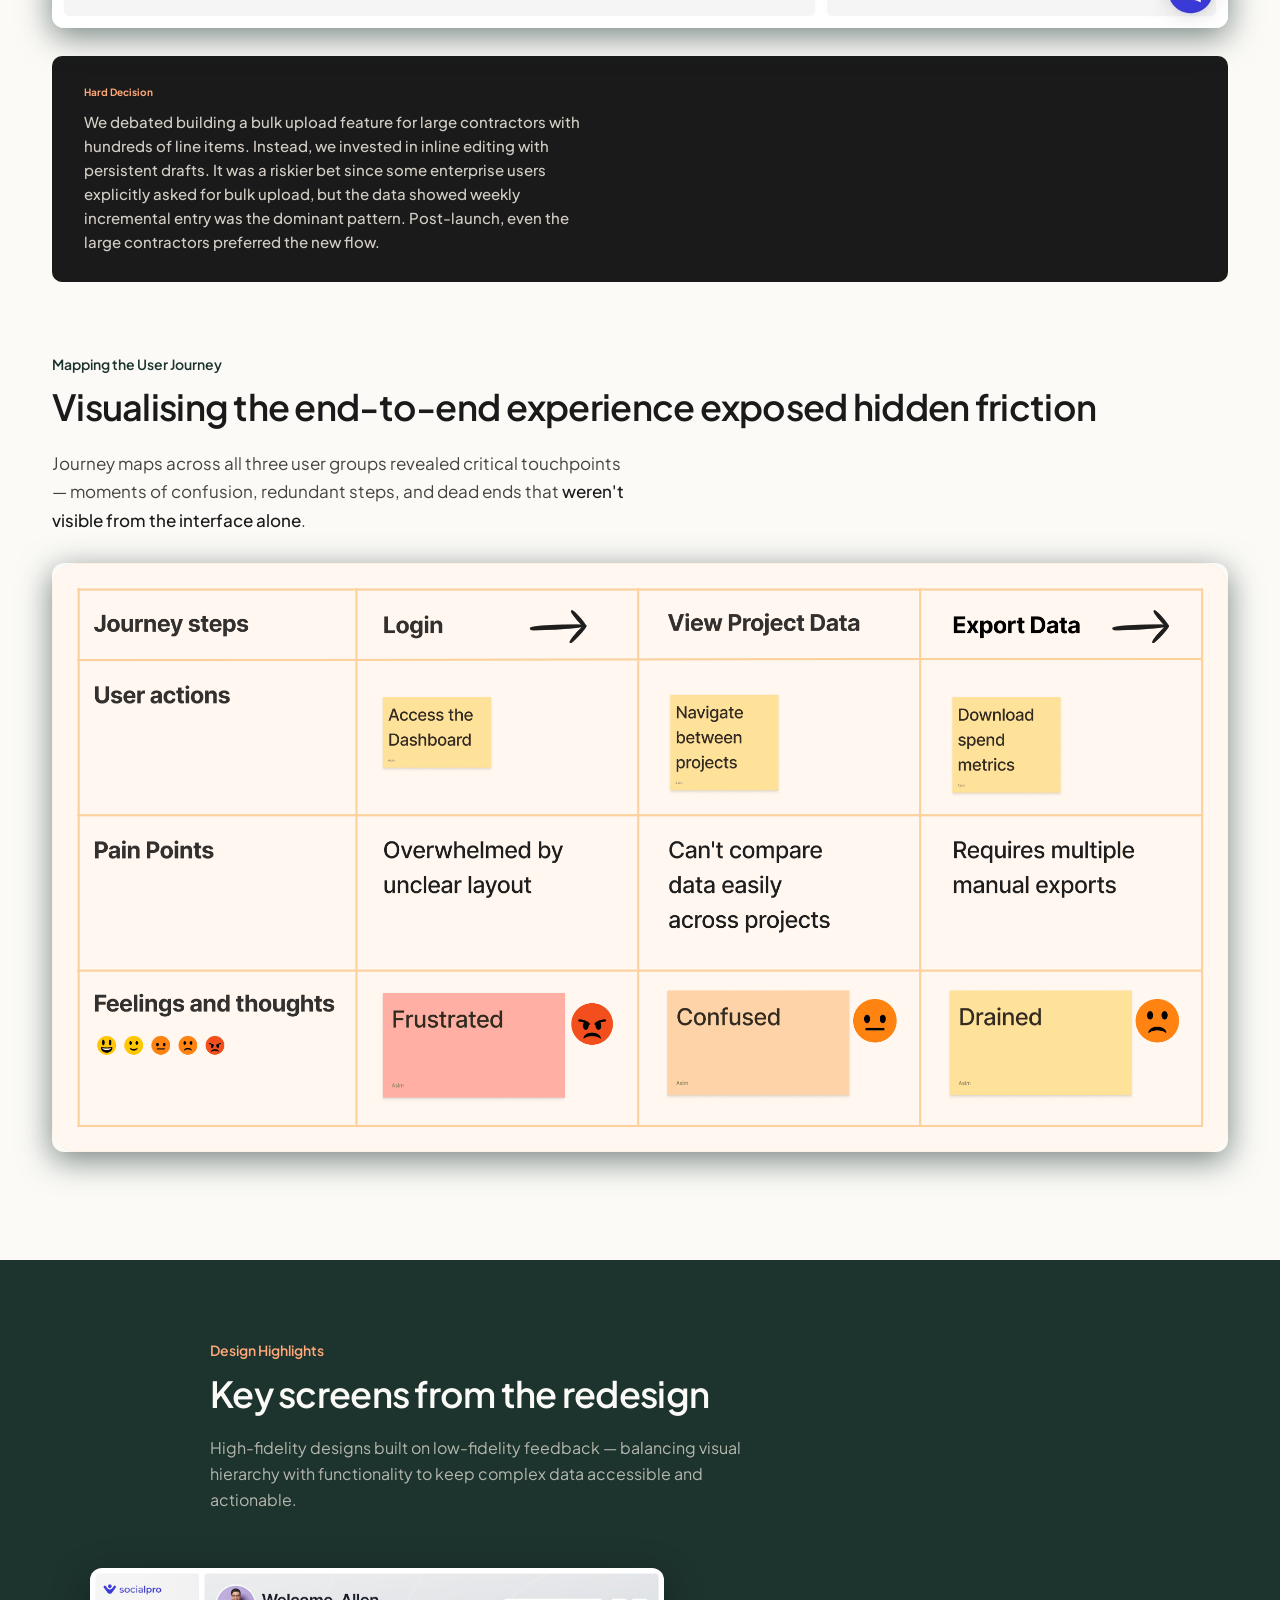
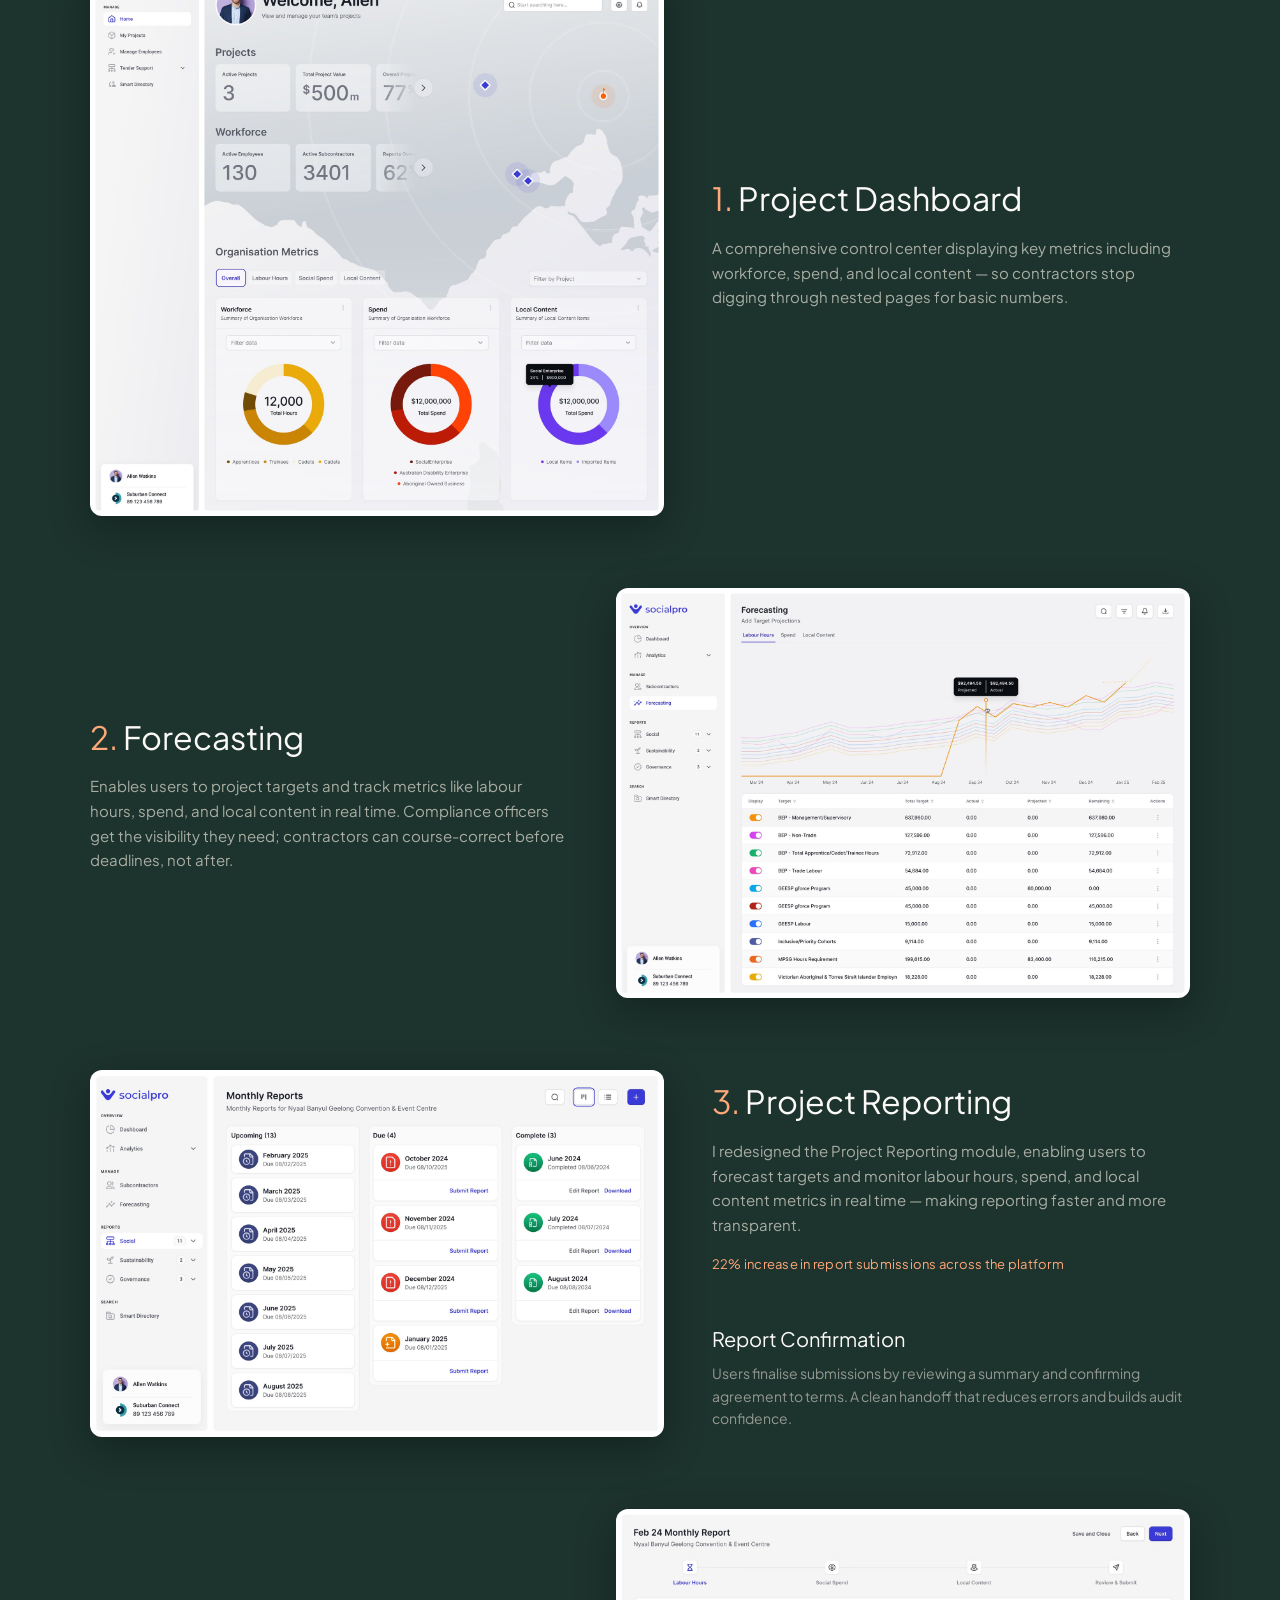
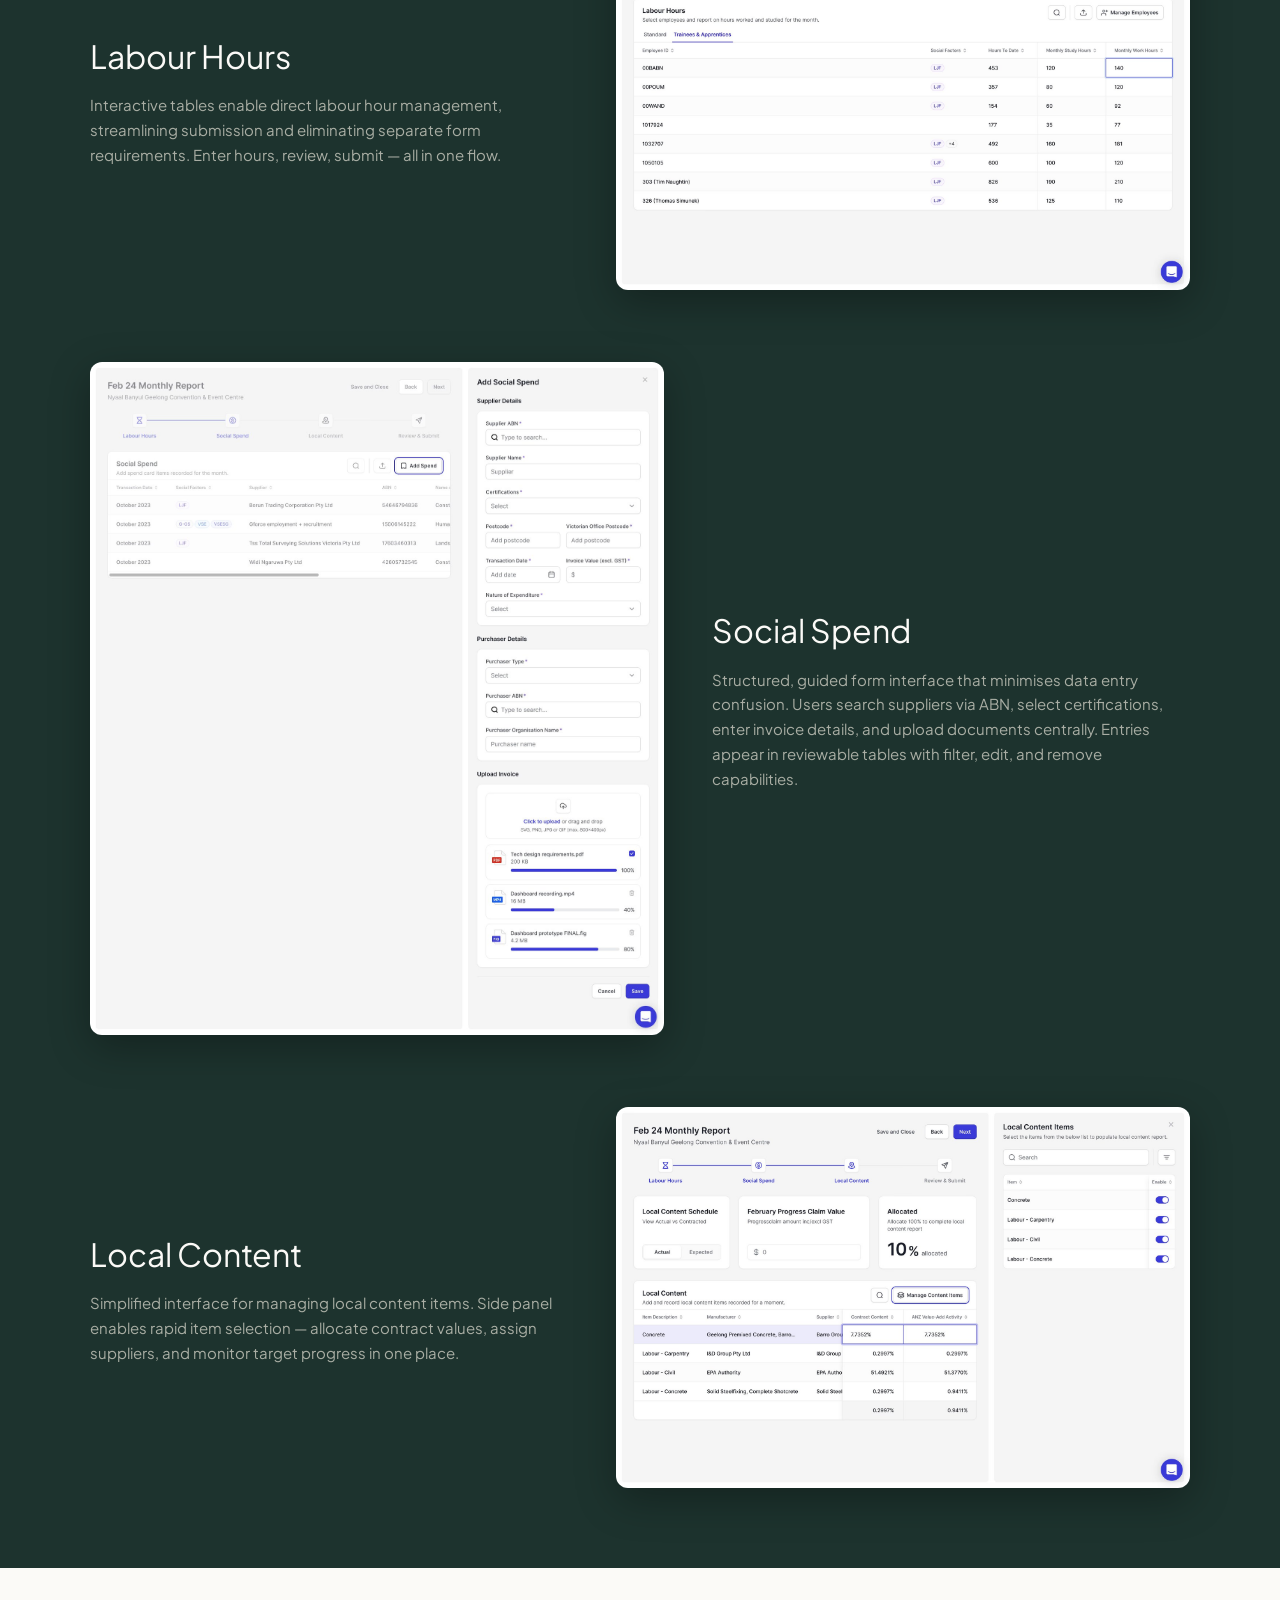
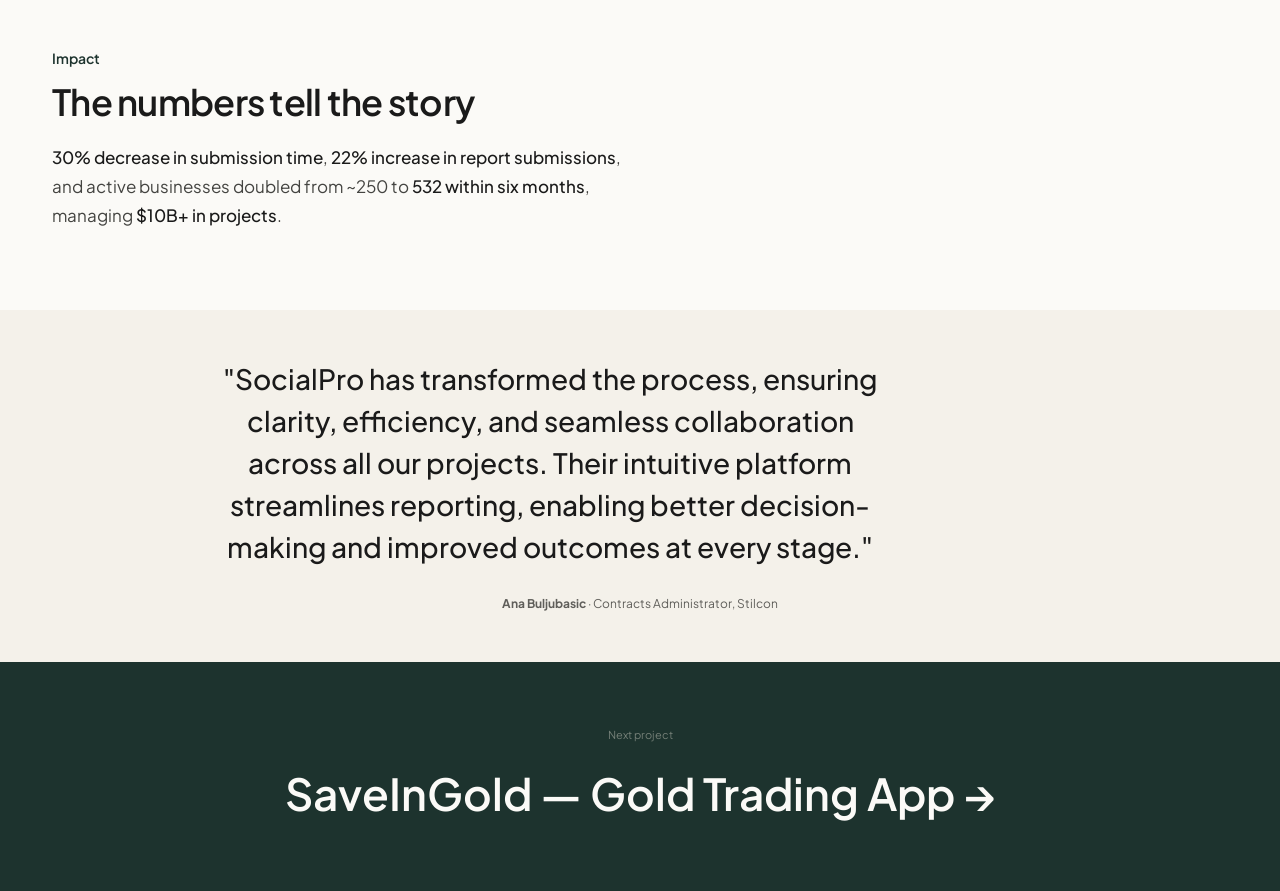
<file: casestudy-socialpro.html>
<!DOCTYPE html>
<html lang="en">
<head>
<!-- Google tag (gtag.js) -->
<script async src="https://www.googletagmanager.com/gtag/js?id=G-JJ8R116C7H"></script>
<script>
  window.dataLayer = window.dataLayer || [];
  function gtag(){dataLayer.push(arguments);}
  gtag("js", new Date());
  gtag("config", "G-JJ8R116C7H");
</script>
<meta charset="UTF-8">
<meta name="viewport" content="width=device-width, initial-scale=1.0">
<link rel="icon" type="image/png" href="images/favicon.png">
<title>Asim — SocialPro Reporting Dashboard</title>
<link rel="preconnect" href="https://fonts.googleapis.com">
<link rel="preconnect" href="https://fonts.gstatic.com" crossorigin>
<link href="https://fonts.googleapis.com/css2?family=Plus+Jakarta+Sans:ital,wght@0,400;0,500;0,600;0,700;1,400;1,500;1,600&family=JetBrains+Mono:wght@400;500&family=VT323&display=swap" rel="stylesheet">
<style>
  @font-face {
    font-family: 'Acorn';
    src: url('fonts/acorn-7.woff') format('woff');
    font-weight: 700;
    font-style: normal;
    font-display: swap;
  }
  :root {
    --paper: #F5EFE4;
    --paper-2: #EDE5D2;
    --sand: #E8DFCB;
    --ink: #1A1A1A;
    --ink-2: #2C2C2A;
    --ink-3: #444441;
    --muted: #5F5E5A;
    --hint: #888780;
    --signal: var(--signal);
    --signal-deep: #C2421A;
    --deep: #2D5F4F;
    --serif: 'Plus Jakarta Sans', -apple-system, system-ui, sans-serif; --hero: 'Acorn', 'Georgia', serif;
    --sans: 'Plus Jakarta Sans', -apple-system, system-ui, sans-serif;
    --mono: 'JetBrains Mono', 'SF Mono', Consolas, monospace;
  }

  * { box-sizing: border-box; margin: 0; padding: 0; }
  html { scroll-behavior: smooth; }
  body {
    background: var(--paper);
    color: var(--ink);
    font-family: var(--sans);
    font-size: 17px;
    line-height: 1.55;
    -webkit-font-smoothing: antialiased;
    overflow-x: hidden;
  }
  a { color: inherit; text-decoration: none; }
  ::selection { background: var(--signal); color: #fff; }

  body::before {
    content: '';
    position: fixed;
    inset: 0;
    pointer-events: none;
    z-index: 1;
    opacity: 0.06;
    mix-blend-mode: multiply;
    background-image: url("data:image/svg+xml,%3Csvg viewBox='0 0 400 400' xmlns='http://www.w3.org/2000/svg'%3E%3Cfilter id='n'%3E%3CfeTurbulence type='fractalNoise' baseFrequency='0.9' numOctaves='3' stitchTiles='stitch'/%3E%3C/filter%3E%3Crect width='100%25' height='100%25' filter='url(%23n)'/%3E%3C/svg%3E");
  }

  /* NAV */
  nav.top {
    position: fixed;
    top: 0; left: 0; right: 0;
    z-index: 100;
    padding: 18px 32px;
    display: flex;
    justify-content: space-between;
    align-items: center;
    font-family: var(--mono);
    font-size: 12px;
    color: var(--ink-2);
    background: rgba(245, 239, 228, 0.8);
    backdrop-filter: blur(12px);
    -webkit-backdrop-filter: blur(12px);
    border-bottom: 0.5px solid rgba(26,26,26,0.08);
  }
  nav.top .logo {
    font-family: var(--hero);
    font-size: 22px;
    font-style: normal;
    color: var(--ink);
    letter-spacing: -0.02em;
  }
  nav.top .logo .star { color: var(--signal); font-style: normal; }
  nav.top .back {
    font-family: var(--mono);
    font-size: 12px;
    letter-spacing: 0.02em;
    transition: color 0.2s;
  }
  nav.top .back:hover { color: var(--signal); }

  /* CASE STUDY HERO */
  .cs-hero {
    padding: 160px 32px 80px;
    max-width: 860px;
    margin: 0 auto;
    position: relative;
    z-index: 2;
  }
  .cs-back {
    font-family: var(--mono);
    font-size: 11px;
    letter-spacing: 0.06em;
    color: var(--hint);
    margin-bottom: 48px;
    display: inline-block;
    transition: color 0.2s;
  }
  .cs-back:hover { color: var(--signal); }
  .cs-meta {
    display: flex;
    gap: 24px;
    flex-wrap: wrap;
    font-family: var(--mono);
    font-size: 11px;
    color: var(--muted);
    letter-spacing: 0.04em;
    margin-bottom: 32px;
  }
  .cs-meta span { display: inline-flex; align-items: center; gap: 6px; }
  .cs-meta span::before { content: '◆'; color: var(--signal); font-size: 7px; }
  .cs-title {
    font-family: var(--sans);
    font-size: clamp(36px, 5vw, 56px);
    font-weight: 600;
    line-height: 1.1;
    letter-spacing: -0.02em;
    color: var(--ink);
    margin-bottom: 20px;
  }
  .cs-title em { font-style: italic; color: var(--signal); }
  .cs-lede {
    font-size: 19px;
    color: var(--ink-3);
    line-height: 1.6;
    max-width: 640px;
    margin-bottom: 48px;
  }

  /* OUTCOME BAND */
  .cs-outcome {
    background: var(--ink);
    padding: 56px 32px;
    position: relative;
    z-index: 2;
  }
  .cs-outcome-inner {
    max-width: 860px;
    margin: 0 auto;
    display: grid;
    grid-template-columns: repeat(3, 1fr);
    gap: 32px;
  }
  .outcome-stat { text-align: center; }
  .outcome-num {
    font-family: var(--serif);
    font-size: clamp(32px, 4vw, 48px);
    font-weight: 400;
    color: var(--signal);
    line-height: 1;
  }
  .outcome-label {
    font-family: var(--mono);
    font-size: 11px;
    color: rgba(245,239,228,0.5);
    letter-spacing: 0.04em;
    margin-top: 8px;
  }
  @media (max-width: 600px) {
    .cs-outcome-inner { grid-template-columns: 1fr; gap: 28px; }
  }

  /* CASE STUDY BODY */
  .cs-body {
    max-width: 860px;
    margin: 0 auto;
    padding: 80px 32px;
    position: relative;
    z-index: 2;
  }
  .cs-section { margin-bottom: 72px; }
  .cs-section:last-child { margin-bottom: 0; }
  .cs-label {
    font-family: var(--mono);
    font-size: 11px;
    font-weight: 700;
    letter-spacing: 0.1em;
    text-transform: uppercase;
    color: var(--signal);
    margin-bottom: 16px;
  }
  .cs-heading {
    font-family: var(--serif);
    font-size: clamp(26px, 3vw, 36px);
    font-weight: 400;
    font-style: italic;
    line-height: 1.2;
    color: var(--ink);
    margin-bottom: 20px;
  }
  .cs-text {
    font-size: 17px;
    color: var(--ink-3);
    line-height: 1.7;
  }
  .cs-text p + p { margin-top: 16px; }
  .cs-text strong { color: var(--ink); font-weight: 500; }

  /* CALLOUT */
  .cs-callout {
    background: var(--paper-2);
    border-left: 3px solid var(--signal);
    padding: 24px 28px;
    margin: 28px 0;
    border-radius: 0 8px 8px 0;
  }
  .cs-callout p {
    font-size: 15px;
    color: var(--ink-3);
    line-height: 1.6;
  }
  .cs-callout .source {
    font-family: var(--mono);
    font-size: 11px;
    color: var(--hint);
    margin-top: 10px;
  }

  /* DETAIL CARDS */
  .cs-detail-grid {
    display: grid;
    grid-template-columns: repeat(2, 1fr);
    gap: 16px;
    margin: 28px 0;
  }
  .cs-detail-card {
    padding: 24px;
    border: 1px solid rgba(26,26,26,0.08);
    border-radius: 10px;
    background: var(--paper);
  }
  .cs-detail-card h4 {
    font-family: var(--serif);
    font-size: 18px;
    font-style: italic;
    font-weight: 400;
    color: var(--ink);
    margin-bottom: 8px;
  }
  .cs-detail-card p {
    font-size: 14px;
    color: var(--ink-3);
    line-height: 1.55;
  }
  @media (max-width: 600px) {
    .cs-detail-grid { grid-template-columns: 1fr; }
  }

  /* DECISION BOX */
  .cs-decision {
    background: var(--ink);
    color: var(--paper);
    padding: 28px 32px;
    border-radius: 10px;
    margin: 28px 0;
  }
  .cs-decision .decision-label {
    font-family: var(--mono);
    font-size: 10px;
    font-weight: 700;
    letter-spacing: 0.08em;
    text-transform: uppercase;
    color: var(--signal);
    margin-bottom: 10px;
  }
  .cs-decision p {
    font-size: 15px;
    font-weight: 500;
    line-height: 1.6;
    color: rgba(245,239,228,0.85);
  }

  /* TESTIMONIAL */
  .cs-testimonial {
    background: var(--paper-2);
    padding: 48px 32px;
    position: relative;
    z-index: 2;
  }
  .cs-testimonial-inner {
    max-width: 860px;
    margin: 0 auto;
    text-align: center;
  }
  .cs-testimonial blockquote {
    font-family: var(--serif);
    font-size: clamp(20px, 2.5vw, 28px);
    font-style: italic;
    color: var(--ink);
    line-height: 1.5;
    margin-bottom: 20px;
  }
  .cs-testimonial cite {
    font-family: var(--mono);
    font-size: 12px;
    color: var(--muted);
    font-style: normal;
    letter-spacing: 0.04em;
  }

  /* NEXT PROJECT */
  .cs-next {
    background: var(--ink);
    padding: 64px 32px;
    text-align: center;
    position: relative;
    z-index: 2;
  }
  .cs-next-label {
    font-family: var(--mono);
    font-size: 11px;
    color: rgba(245,239,228,0.4);
    letter-spacing: 0.08em;
    margin-bottom: 16px;
  }
  .cs-next-title {
    font-family: var(--serif);
    font-size: clamp(28px, 3.5vw, 44px);
    font-weight: 400;
    font-style: italic;
    color: var(--paper);
    transition: color 0.3s;
  }
  .cs-next a:hover .cs-next-title { color: var(--signal); }
  .cs-next-arrow {
    font-size: 20px;
    color: var(--signal);
    margin-top: 12px;
    display: block;
  }

  /* REVEAL */
  .reveal {
    opacity: 0;
    transform: translateY(24px);
    transition: opacity 0.7s ease, transform 0.7s ease;
  }
  .reveal.visible {
    opacity: 1;
    transform: translateY(0);
  }

  .cs-visual { position: relative; z-index: 2; background: var(--paper-2); padding: 40px 48px; max-width: 1280px; margin: 0 auto; }
  .cs-visual img { width: 100%; display: block; border-radius: 12px; object-fit: cover; object-position: top; box-shadow: 0 4px 24px rgba(0,0,0,0.08); }
  .cs-sketch { margin: 32px -80px; border-radius: 12px; overflow: hidden; background: #fff; padding: 20px; box-shadow: 0 2px 16px rgba(0,0,0,0.06); border: 1px solid rgba(26,26,26,0.06); display: flex; flex-direction: column; align-items: center; }
  .cs-sketch img { max-width: 100%; display: block; border-radius: 8px; }
  .cs-sketch figcaption { font-family: var(--mono); font-size: 11px; color: var(--hint); letter-spacing: 0.04em; margin-top: 12px; text-align: center; }
  @media (max-width: 900px) { .cs-sketch { margin: 32px 0; } }
  .cs-screen { margin: 28px 0; border-radius: 12px; overflow: hidden; box-shadow: 0 8px 32px rgba(29,51,46,0.6); }
  .cs-screen img { width: 100%; display: block; }
  .cs-screen-grid { display: grid; grid-template-columns: 1fr 1fr; gap: 16px; margin: 28px 0; }
  .cs-screen-grid .cs-screen { margin: 0; }

  /* DESIGN HIGHLIGHTS — side-by-side rows */
  .cs-highlights {
    position: relative;
    z-index: 2;
    background: #1D332E;
    padding: 80px 32px;
  }
  .cs-highlights-inner {
    max-width: 1100px;
    margin: 0 auto;
  }
  .cs-highlights-header {
    max-width: 860px;
    margin: 0 auto 56px;
  }
  .cs-highlights-header .cs-label { color: var(--signal); }
  .cs-highlights-header .cs-heading { color: var(--paper); }
  .cs-highlights-header p.cs-highlights-intro {
    font-size: 16px;
    color: rgba(245,239,228,0.7);
    line-height: 1.6;
    margin-top: 12px;
    max-width: 640px;
  }
  .cs-highlight-row {
    display: grid;
    grid-template-columns: 1.2fr 1fr;
    gap: 48px;
    align-items: center;
    margin-bottom: 72px;
  }
  .cs-highlight-row:last-child { margin-bottom: 0; }
  .cs-highlight-row.reverse { direction: rtl; }
  .cs-highlight-row.reverse > * { direction: ltr; }
  .cs-highlight-img {
    border-radius: 12px;
    overflow: hidden;
    box-shadow: 0 12px 40px rgba(0,0,0,0.3);
  }
  .cs-highlight-img img {
    width: 100%;
    display: block;
  }
  .cs-highlight-text h3 {
    font-family: var(--serif);
    font-size: clamp(24px, 2.5vw, 32px);
    font-weight: 400;
    font-style: italic;
    color: var(--paper);
    margin-bottom: 12px;
  }
  .cs-highlight-text h3 span {
    color: var(--signal);
  }
  .cs-highlight-text p {
    font-size: 15px;
    color: rgba(245,239,228,0.65);
    line-height: 1.65;
  }
  .cs-highlight-text .cs-highlight-stat {
    font-family: var(--mono);
    font-size: 13px;
    color: var(--signal);
    margin-top: 16px;
    letter-spacing: 0.02em;
  }
  .cs-highlight-sub {
    margin-top: 48px;
  }
  .cs-highlight-sub h4 {
    font-family: var(--serif);
    font-size: 20px;
    font-weight: 400;
    font-style: italic;
    color: var(--paper);
    margin-bottom: 8px;
  }
  .cs-highlight-sub p {
    font-size: 14px;
    color: rgba(245,239,228,0.55);
    line-height: 1.6;
    margin-bottom: 32px;
  }
  .cs-highlight-sub p:last-child { margin-bottom: 0; }

  @media (max-width: 768px) {
    .cs-hero { padding: 120px 20px 60px; }
    .cs-body { padding: 60px 20px; }
    nav.top { padding: 14px 20px; }
    .cs-screen-grid { grid-template-columns: 1fr; }
    .cs-highlights { padding: 56px 20px; }
    .cs-highlight-row { grid-template-columns: 1fr; gap: 24px; }
    .cs-highlight-row.reverse { direction: ltr; }
  }

  /* PROJECT FACTS */
  .cs-facts { margin: 8px 0 0; max-width: 720px; }
  .cs-facts div { display: flex; justify-content: space-between; align-items: baseline; gap: 24px; padding: 18px 0; border-bottom: 1px solid rgba(26,26,26,0.1); }
  .cs-facts dt { font-family: var(--sans); font-size: 16px; color: var(--ink); }
  .cs-facts dd { margin: 0; font-family: var(--sans); font-size: 16px; color: var(--muted); text-align: right; }
  @media (max-width: 560px) { .cs-facts div { flex-direction: column; gap: 4px; } .cs-facts dd { text-align: left; } }

  /* PREVIEW: homepage green hero */
  .cs-hero-band { background: #1D332E; color: #F5F1E8; }
  .cs-hero-band .cs-meta { color: rgba(245, 241, 232, 0.68); }
  .cs-hero-band .cs-title { color: #F5F1E8; }
  .cs-hero-band .cs-lede { color: rgba(245, 241, 232, 0.68); }
  .cs-hero-band .cs-facts div { border-bottom-color: rgba(245, 241, 232, 0.16); }
  .cs-hero-band .cs-facts dt { color: #F5F1E8; }
  .cs-hero-band .cs-facts dd { color: rgba(245, 241, 232, 0.68); }
  nav.top { background: #1D332E; border-bottom-color: rgba(245, 241, 232, 0.12); }
  nav.top .logo, nav.top .back { color: #F5F1E8; }
  nav.top .back:hover { color: #fff; }

  /* ===== LAYOUT SYSTEM: 1176px container for visuals, 680px column for reading ===== */
  :root { --container: 1176px; --prose: 680px; --hint: #6E6D68; }
  nav.top { padding-left: max(32px, calc((100% - var(--container)) / 2)); padding-right: max(32px, calc((100% - var(--container)) / 2)); }
  .cs-hero, .cs-body { max-width: calc(var(--container) + 64px); }
  .cs-facts { max-width: none; }
  .cs-title { max-width: 18em; }
  .cs-visual { max-width: calc(var(--container) + 96px); }
  .cs-wide-image { max-width: calc(var(--container) + 64px); }
  .cs-wide-image.dark-bg > div:first-child { max-width: var(--container) !important; text-align: left !important; }
  .cs-wide-image.dark-bg > div:first-child > * { max-width: var(--prose); margin-left: 0 !important; margin-right: 0 !important; }
  .cs-wide-image.dark-bg img, .old-shots { max-width: var(--container) !important; }
  .cs-compare-inner, .cs-outcome-inner { max-width: var(--container); }
  .cs-compare .cs-heading, .cs-compare .cs-text, .flow-stage > p, .cs-compare-inner > .cs-label { max-width: var(--prose); }
  .cs-text p, .cs-lede, .cs-callout p, .call p { max-width: 34em; }
  .cs-testimonial blockquote { max-width: var(--prose); }
  .cs-detail-card p, .oj-step p, .reg-row p, .compare-side-item .side-desc, .trading-step p { font-size: 15px; line-height: 1.6; }
  .flow-grid figcaption span, .trading-step p { font-size: 14px; }
  .journey-step dt { color: rgba(245,239,228,0.62); }
  @media (max-width: 768px) { nav.top { padding-left: 20px; padding-right: 20px; } }

  /* cap every line of running text by characters, whatever its size */
  .cs-hero p, .cs-body p, .cs-body li, .cs-compare p, .cs-wide-image p, .cs-decision p, .cs-outcome p, .cs-highlights-header p.cs-highlights-intro, blockquote { max-width: 34em; }
  .old-shots { grid-template-columns: repeat(3, minmax(0, 1fr)); }
  @media (max-width: 760px) { .old-shots { grid-template-columns: repeat(2, minmax(0, 1fr)); } }
  @media (min-width: 769px) { .cs-visual { padding-left: 48px; padding-right: 48px; } }

  /* DARK SECTIONS: green (metrics band keeps its own colour) */
  .cs-compare, .cs-wide-image.dark-bg, .cs-next, .v2-intro, .flow-video { background: #1D332E; }
  /* ===== VOICE PASS: calmer palette, no mono labels or italics ===== */
  :root { --paper: #FBFAF7; --paper-2: #F4F1EA; --signal: #8A6D33; --mono: 'Plus Jakarta Sans', -apple-system, system-ui, sans-serif; --dark: #1E1D1B; }
  body::before { display: none; }
  body { background: var(--paper); }
  nav.top { background: rgba(251,250,247,0.85); font-family: var(--sans); font-size: 14px; }
  nav.top .logo { font-family: var(--sans); font-weight: 700; font-size: 20px; }
  nav.top .back { font-family: var(--sans); font-size: 14px; }
  .cs-meta { font-family: var(--sans); font-size: 14px; gap: 0; letter-spacing: 0; color: var(--muted); }
  .cs-meta span::before { content: none; }
  .cs-meta span + span::before { content: '\00B7'; color: var(--hint); margin: 0 10px; font-size: 14px; }
  .cs-title em { font-style: normal; }
  .cs-label, .outcome-label, .compare-tag, .old-shot figcaption b, .reg-row.head, .maze-stats span, .decision-label, .cs-next-label, .oj-step .oj-where, .flow-stage-head span, .api-map-head, .cs-callout .source, .cs-testimonial cite {
    font-family: var(--sans) !important; text-transform: none !important; letter-spacing: 0 !important; }
  .cs-label { font-size: 14px; font-weight: 600; color: var(--signal); margin-bottom: 10px; }
  .cs-heading { font-family: var(--sans); font-style: normal; font-weight: 600; letter-spacing: -0.02em; }
  .cs-detail-card h4, .cs-testimonial blockquote, .cs-next-title { font-style: normal; }
  .cs-testimonial { background: var(--paper-2); }
  .cs-testimonial blockquote { font-weight: 500; }
  .cs-next { background: var(--dark); }
  .cs-next-title { font-weight: 600; }
  .cs-outcome { background: var(--dark); }
  .outcome-num { color: #FF5B1F; font-weight: 600; }
  .outcome-label { font-size: 14px; color: rgba(245,239,228,0.6); }
  .cs-visual { background: var(--paper-2); }
  .cs-compare, .cs-wide-image.dark-bg { background: var(--dark); }
  .cs-wide-image.dark-bg .cs-label, .cs-compare .cs-label { color: #FFA878; }
  .cs-callout { border-left-color: var(--signal); background: var(--paper-2); }
  .cs-callout p:first-child { font-size: 17px; color: var(--ink); }
  .compare-slider .compare-divider { background: #FFA878; box-shadow: none; }
  .compare-slider .compare-handle { background: #FFA878; box-shadow: 0 2px 12px rgba(0,0,0,0.3); }
  .compare-slider .compare-handle::before { color: #1E1D1B; }
  .compare-slider .tag-after { background: #FFA878; color: #1E1D1B; }
  .compare-tag { font-size: 12px; }
  .old-shot figcaption b { color: #FFA878; font-weight: 600; }
  .oj-step .oj-where { font-size: 12px; font-weight: 600; }
  .flow-stage-head span { font-size: 14px; font-weight: 600; color: #FFA878; }
  .cs-compare .cs-text { color: rgba(245,239,228,0.65); }
  .api-map { margin: 28px 0 0; border: 1px solid rgba(26,26,26,0.1); border-radius: 12px; background: #fff; overflow: hidden; }
  .api-map-head { display: grid; grid-template-columns: 1fr 1.6fr; gap: 20px; padding: 12px 22px; background: var(--paper-2); font-size: 13px; font-weight: 600; color: var(--muted); }
  .api-row { display: grid; grid-template-columns: 1fr 1.6fr; gap: 20px; padding: 14px 22px; border-top: 1px solid rgba(26,26,26,0.08); }
  .api-row b { font-size: 15px; font-weight: 600; color: var(--ink); }
  .api-row p { font-size: 15px; color: var(--ink-3); line-height: 1.5; }
  .reg-table, .maze { background: #fff; }
  .reg-row.head { font-size: 13px; font-weight: 600; color: var(--muted); }
  .maze-stats div { background: #fff; }
  .maze-stats span { font-size: 13px; color: var(--muted); }
  .calls { display: grid; grid-template-columns: repeat(2, minmax(0, 1fr)); gap: 32px 40px; margin-top: 8px; }
  .call h3 { font-size: 18px; font-weight: 600; color: var(--ink); margin-bottom: 8px; }
  .call p { font-size: 16px; color: var(--ink-3); line-height: 1.65; }
  @media (max-width: 700px) { .calls { grid-template-columns: 1fr; } .api-map-head, .api-row { grid-template-columns: 1fr; gap: 4px; } }

  /* PROJECT FACTS */
  .cs-facts { margin: 8px 0 0; max-width: 720px; }
  .cs-facts div { display: flex; justify-content: space-between; align-items: baseline; gap: 24px; padding: 18px 0; border-bottom: 1px solid rgba(26,26,26,0.1); }
  .cs-facts dt { font-family: var(--sans); font-size: 16px; color: var(--ink); }
  .cs-facts dd { margin: 0; font-family: var(--sans); font-size: 16px; color: var(--muted); text-align: right; }
  @media (max-width: 560px) { .cs-facts div { flex-direction: column; gap: 4px; } .cs-facts dd { text-align: left; } }

  /* PREVIEW: homepage green hero */
  .cs-hero-band { background: #1D332E; color: #F5F1E8; }
  .cs-hero-band .cs-meta { color: rgba(245, 241, 232, 0.68); }
  .cs-hero-band .cs-title { color: #F5F1E8; }
  .cs-hero-band .cs-lede { color: rgba(245, 241, 232, 0.68); }
  .cs-hero-band .cs-facts div { border-bottom-color: rgba(245, 241, 232, 0.16); }
  .cs-hero-band .cs-facts dt { color: #F5F1E8; }
  .cs-hero-band .cs-facts dd { color: rgba(245, 241, 232, 0.68); }
  nav.top { background: #1D332E; border-bottom-color: rgba(245, 241, 232, 0.12); }
  nav.top .logo, nav.top .back { color: #F5F1E8; }
  nav.top .back:hover { color: #fff; }

  /* ===== LAYOUT SYSTEM: 1176px container for visuals, 680px column for reading ===== */
  :root { --container: 1176px; --prose: 680px; --hint: #6E6D68; }
  nav.top { padding-left: max(32px, calc((100% - var(--container)) / 2)); padding-right: max(32px, calc((100% - var(--container)) / 2)); }
  .cs-hero, .cs-body { max-width: calc(var(--container) + 64px); }
  .cs-facts { max-width: none; }
  .cs-title { max-width: 18em; }
  .cs-visual { max-width: calc(var(--container) + 96px); }
  .cs-wide-image { max-width: calc(var(--container) + 64px); }
  .cs-wide-image.dark-bg > div:first-child { max-width: var(--container) !important; text-align: left !important; }
  .cs-wide-image.dark-bg > div:first-child > * { max-width: var(--prose); margin-left: 0 !important; margin-right: 0 !important; }
  .cs-wide-image.dark-bg img, .old-shots { max-width: var(--container) !important; }
  .cs-compare-inner, .cs-outcome-inner { max-width: var(--container); }
  .cs-compare .cs-heading, .cs-compare .cs-text, .flow-stage > p, .cs-compare-inner > .cs-label { max-width: var(--prose); }
  .cs-text p, .cs-lede, .cs-callout p, .call p { max-width: 34em; }
  .cs-testimonial blockquote { max-width: var(--prose); }
  .cs-detail-card p, .oj-step p, .reg-row p, .compare-side-item .side-desc, .trading-step p { font-size: 15px; line-height: 1.6; }
  .flow-grid figcaption span, .trading-step p { font-size: 14px; }
  .journey-step dt { color: rgba(245,239,228,0.62); }
  @media (max-width: 768px) { nav.top { padding-left: 20px; padding-right: 20px; } }

  /* cap every line of running text by characters, whatever its size */
  .cs-hero p, .cs-body p, .cs-body li, .cs-compare p, .cs-wide-image p, .cs-decision p, .cs-outcome p, .cs-highlights-header p.cs-highlights-intro, blockquote { max-width: 34em; }
  .old-shots { grid-template-columns: repeat(3, minmax(0, 1fr)); }
  @media (max-width: 760px) { .old-shots { grid-template-columns: repeat(2, minmax(0, 1fr)); } }
  @media (min-width: 769px) { .cs-visual { padding-left: 48px; padding-right: 48px; } }

  /* PROBLEM: text left, steps stacked right */
  .problem-split { display: grid; grid-template-columns: minmax(0, 1fr) 380px; gap: 32px 56px; align-items: start; }
  .problem-split .cs-text p { max-width: 38em; }
  .problem-split .old-journey { flex-direction: column; flex-wrap: nowrap; gap: 12px; margin: 6px 0 0; padding-left: 24px; }
  .problem-split .oj-step { flex: none; padding: 14px 16px; }
  .problem-split .oj-step + .oj-step { margin: 0; }
  .problem-split .oj-step + .oj-step::before { content: '\2192'; left: -20px; top: 50%; transform: translateY(-50%); }
  @media (max-width: 900px) {
    .problem-split { grid-template-columns: 1fr; }
    .problem-split .old-journey { padding-left: 0; }
    .problem-split .oj-step + .oj-step::before { content: none; }
  }

  /* problem steps: one card style, no connectors */
  .oj-step, .oj-step.outside, .oj-step.drop { background: #fff; border: 1px solid rgba(26,26,26,0.1); }
  .oj-step .oj-where, .oj-step.drop .oj-where { color: var(--muted); }
  .oj-step + .oj-step::before, .problem-split .oj-step + .oj-step::before { content: none; }
  .problem-split .old-journey { padding-left: 0; }

  .flow-video { margin: 40px 0 8px; border-radius: 16px; overflow: hidden; background: #1E1D1B; aspect-ratio: 16 / 9; }
  .flow-video video { display: block; width: 100%; height: 100%; object-fit: cover; }
  .cs-visual .flow-video { margin: 0; }

  /* TWO-COLUMN SECTIONS: copy left, evidence right */
  .split { display: grid; grid-template-columns: minmax(0, 1fr) minmax(0, 1fr); gap: 24px 56px; align-items: start; }
  .split-copy .cs-text p { max-width: 36em; }
  .split-side { display: flex; flex-direction: column; gap: 20px; padding-top: 34px; }
  .split-side > * { margin: 0 !important; }
  .split-side .cs-callout { border-radius: 0 12px 12px 0; padding: 26px 28px; }
  .split-full { grid-column: 1 / -1; }
  .split-full .maze { margin-top: 16px; }
  .split .api-map-head, .split .api-row { grid-template-columns: 0.9fr 1.4fr; gap: 16px; }
  .result-quote p:first-child { font-size: 19px; line-height: 1.5; }
  @media (max-width: 900px) { .split { grid-template-columns: 1fr; } .split-side { padding-top: 0; } }

  .split-stack { grid-template-columns: 1fr; }
  .split-stack .split-side { padding-top: 0; }
  .split-stack .reg-table { display: grid; grid-template-columns: repeat(3, minmax(0, 1fr)); gap: 16px; border: 0; background: none; border-radius: 0; overflow: visible; }
  .split-stack .reg-row.head { display: none; }
  .split-stack .reg-row { display: flex; flex-direction: column; gap: 8px; border: 1px solid rgba(26,26,26,0.1) !important; border-radius: 12px; background: #fff; padding: 20px 22px; }
  .split-stack .reg-row h4 { font-size: 16px; }
  .split .api-map-head { padding: 12px 20px; }
  .split-copy { position: sticky; top: 96px; }
  @media (max-width: 900px) { .split-stack .reg-table { grid-template-columns: 1fr; } .split-copy { position: static; } }

  .split-copy { position: static; }
  .split-sticky .split-copy { position: sticky; top: 96px; }
  .test-stats { grid-template-columns: repeat(2, minmax(0, 1fr)) !important; margin: 0; border: 1px solid rgba(26,26,26,0.1); border-radius: 12px; overflow: hidden; }
  .test-stats div { padding: 22px 24px; }
  .maze-shot { margin: 8px 0 0; }
  .maze-shot img { display: block; width: 100%; }

  /* DARK SECTIONS: green (metrics band keeps its own colour) */
  .cs-compare, .cs-wide-image.dark-bg, .cs-next, .v2-intro, .flow-video { background: #1D332E; }
  /* section labels on light backgrounds */
  .cs-body .cs-label, .cs-hero .cs-label { color: #1D332E; }

  /* ===== PORTFOLIO THEME (shared with SaveInGold) ===== */
  nav.top .logo .star { display: none; }
  :root { --signal: #1D332E; }
  .cs-hero-band, .cs-outcome, .cs-next, .cs-compare, .cs-wide-image.dark-bg, .cs-decision, nav.top { --signal: #FFA878; }
  *, *::before, *::after { font-style: normal !important; text-transform: none !important; }
  [class*="label"], [class*="num"], [class*="tag"], [class*="meta"], [class*="eyebrow"], .side-tag, .trading-step-num, .step-num { letter-spacing: 0 !important; }
  [class*="label"], [class*="tag"], .side-tag, .trading-step-num { font-family: var(--sans) !important; }
  .cs-body .cs-label, .cs-hero .cs-label { color: #1D332E; }
  .cs-hero-band .cs-label, .cs-compare .cs-label, .cs-wide-image.dark-bg .cs-label { color: #FFA878; }
  .cs-screens, .ds-showcase, .cs-highlights { --signal: #FFA878; }
  .cs-screens .cs-label, .ds-showcase .cs-label, .cs-highlights .cs-label, .cs-screens-label { color: #FFA878 !important; }
  .cs-decision-vs-col.rejected h5 { color: #FF8A8A; }
  .cs-decision-vs-col.chosen h5 { color: #6FDC8C; }
</style>
<link rel="stylesheet" href="hero-glow.css?v=5">
</head>
<body>

<nav class="top">
  <a href="/" class="logo">Asim<span class="star">*</span></a>
  <a href="/#work" class="back">← Back to work</a>
</nav>

<div class="cs-hero-band">
<div class="cs-hero">
  <div class="cs-meta">
    <span>SocialPro</span>
    <span>Product Designer</span>
    <span>2023—2024</span>
    <span>SaaS · Enterprise</span>
  </div>
  <h1 class="cs-title">Contractors managing $10B+ in projects were filing reports <em>by hand</em>.</h1>
  <p class="cs-lede">SocialPro is a cloud platform that helps construction companies track social procurement compliance. The reporting tools were cluttered and slow — I redesigned them. Submissions went up 22%.</p>
  <dl class="cs-facts">
    <div><dt>Role</dt><dd>Product Designer</dd></div>
    <div><dt>Project length</dt><dd>2023 – 2024</dd></div>
    <div><dt>What shipped</dt><dd>Redesigned compliance reporting module</dd></div>
    <div><dt>Impact</dt><dd>+22% report submissions · 30% faster</dd></div>
  </dl>
</div>
</div>

<div class="cs-outcome">
  <div class="cs-outcome-inner">
    <div class="outcome-stat">
      <div class="outcome-num">+22%</div>
      <div class="outcome-label">report submissions</div>
    </div>
    <div class="outcome-stat">
      <div class="outcome-num">−30%</div>
      <div class="outcome-label">submission time</div>
    </div>
    <div class="outcome-stat">
      <div class="outcome-num">2x</div>
      <div class="outcome-label">active businesses in 6 months</div>
    </div>
  </div>
</div>

<div class="cs-visual">
  <img src="images/socialpro-reporting.avif" alt="SocialPro reporting dashboard — compliance tracking and workforce data">
</div>

<div class="cs-body">

  <div class="cs-section reveal">
    <p class="cs-label">The Problem</p>
    <h2 class="cs-heading">Three user groups, one broken workflow</h2>
    <div class="cs-text">
      <p>Contractors found reporting cluttered and time-consuming. Subcontractors felt overwhelmed during onboarding. Compliance officers lacked real-time visibility. The friction was <strong>costing the platform adoption</strong>.</p>
    </div>
    <div class="cs-callout">
      <p>"I spend more time figuring out where to enter data than actually entering it."</p>
      <p class="source">— Contractor, user interview</p>
    </div>
  </div>

  <div class="cs-section reveal">
    <p class="cs-label">Research</p>
    <h2 class="cs-heading">The insight that reframed the whole project</h2>
    <div class="cs-text">
      <p>Interviews with 12 contractors across three tiers revealed a critical mismatch: <strong>80% entered data weekly in small increments</strong>, but the reporting form was designed for bulk monthly entry. Every field, every flow, every validation assumed a user sitting down once a month to file everything at once. That single assumption was the root cause behind most of the frustration, abandonment, and support tickets.</p>
    </div>
    <div class="cs-decision">
      <p class="decision-label">Key Insight</p>
      <p>We optimized for frequent small submissions instead of rare large ones. This meant lighter forms, inline editing, and persistent draft states so users could pick up where they left off without losing progress.</p>
    </div>
  </div>

  <div class="cs-section reveal">
    <p class="cs-label">Process</p>
    <h2 class="cs-heading">Sketches first, pixels later</h2>
    <div class="cs-text">
      <p>Hand-drawn sketches and low-fidelity wireframes went to stakeholders weekly — catching usability issues <strong>before they got expensive</strong>.</p>
    </div>
    <figure class="cs-sketch reveal">
      <img src="images/socialpro-sketches.png" alt="Hand-drawn wireframe sketches of the SocialPro dashboard, forecasting module, and project reports — early explorations mapping layout and data hierarchy">
      <figcaption>Early wireframe sketches — dashboard, forecasting, and reporting views mapped out before opening Figma</figcaption>
    </figure>
  </div>

  <div class="cs-section reveal">
    <p class="cs-label">Design Solutions</p>
    <h2 class="cs-heading">Four modules, each solving a real pain point</h2>

    <div class="cs-detail-grid">
      <div class="cs-detail-card">
        <h4>Project Dashboard</h4>
        <p>A control center surfacing workforce, spend, and local content metrics at a glance — so contractors stop digging through nested pages for basic numbers.</p>
      </div>
      <div class="cs-detail-card">
        <h4>Labour Hours</h4>
        <p>Now managed through interactive tables inline. No more switching between separate forms. Enter hours, review, submit — all in one flow.</p>
      </div>
      <div class="cs-detail-card">
        <h4>Social Spend</h4>
        <p>A guided form: search suppliers by ABN, select certifications, enter invoice details, upload documents. Entries appear in a reviewable table with filter, edit, and remove.</p>
      </div>
      <div class="cs-detail-card">
        <h4>Local Content</h4>
        <p>A simplified interface for adding and managing local content items. Side panel for quick selection — allocate contract values, assign suppliers, track targets in one place.</p>
      </div>
    </div>

    <div class="cs-screen reveal">
      <img src="images/sp-highlight-local.png" alt="SocialPro local content reporting — allocation tracking with side panel for item selection">
    </div>

    <div class="cs-decision">
      <p class="decision-label">Hard Decision</p>
      <p>We debated building a bulk upload feature for large contractors with hundreds of line items. Instead, we invested in inline editing with persistent drafts. It was a riskier bet since some enterprise users explicitly asked for bulk upload, but the data showed weekly incremental entry was the dominant pattern. Post-launch, even the large contractors preferred the new flow.</p>
    </div>
  </div>

  <div class="cs-section reveal">
    <p class="cs-label">Mapping the User Journey</p>
    <h2 class="cs-heading">Visualising the end-to-end experience exposed hidden friction</h2>
    <div class="cs-text">
      <p>Journey maps across all three user groups revealed critical touchpoints — moments of confusion, redundant steps, and dead ends that <strong>weren't visible from the interface alone</strong>.</p>
    </div>

    <div class="cs-screen reveal">
      <img src="images/sp-journey-map.png" alt="SocialPro user journey map — end-to-end reporting workflow">
    </div>
  </div>

</div>

<div class="cs-highlights reveal">
  <div class="cs-highlights-inner">
    <div class="cs-highlights-header">
      <p class="cs-label">Design Highlights</p>
      <h2 class="cs-heading">Key screens from the redesign</h2>
      <p class="cs-highlights-intro">High-fidelity designs built on low-fidelity feedback — balancing visual hierarchy with functionality to keep complex data accessible and actionable.</p>
    </div>

    <div class="cs-highlight-row">
      <div class="cs-highlight-img">
        <img src="images/sp-highlight-dashboard.png" alt="SocialPro project dashboard — metrics overview">
      </div>
      <div class="cs-highlight-text">
        <h3><span>1.</span> Project Dashboard</h3>
        <p>A comprehensive control center displaying key metrics including workforce, spend, and local content — so contractors stop digging through nested pages for basic numbers.</p>
      </div>
    </div>

    <div class="cs-highlight-row reverse">
      <div class="cs-highlight-img">
        <img src="images/sp-highlight-forecasting.png" alt="SocialPro forecasting module">
      </div>
      <div class="cs-highlight-text">
        <h3><span>2.</span> Forecasting</h3>
        <p>Enables users to project targets and track metrics like labour hours, spend, and local content in real time. Compliance officers get the visibility they need; contractors can course-correct before deadlines, not after.</p>
      </div>
    </div>

    <div class="cs-highlight-row">
      <div class="cs-highlight-img">
        <img src="images/sp-highlight-reports.png" alt="SocialPro monthly reports">
      </div>
      <div class="cs-highlight-text">
        <h3><span>3.</span> Project Reporting</h3>
        <p>I redesigned the Project Reporting module, enabling users to forecast targets and monitor labour hours, spend, and local content metrics in real time — making reporting faster and more transparent.</p>
        <p class="cs-highlight-stat">22% increase in report submissions across the platform</p>

        <div class="cs-highlight-sub">
          <h4>Report Confirmation</h4>
          <p>Users finalise submissions by reviewing a summary and confirming agreement to terms. A clean handoff that reduces errors and builds audit confidence.</p>
        </div>
      </div>
    </div>

    <div class="cs-highlight-row reverse">
      <div class="cs-highlight-img">
        <img src="images/sp-highlight-labour.png" alt="SocialPro labour hours module">
      </div>
      <div class="cs-highlight-text">
        <h3>Labour Hours</h3>
        <p>Interactive tables enable direct labour hour management, streamlining submission and eliminating separate form requirements. Enter hours, review, submit — all in one flow.</p>
      </div>
    </div>

    <div class="cs-highlight-row">
      <div class="cs-highlight-img">
        <img src="images/sp-highlight-spend.png" alt="SocialPro social spend module">
      </div>
      <div class="cs-highlight-text">
        <h3>Social Spend</h3>
        <p>Structured, guided form interface that minimises data entry confusion. Users search suppliers via ABN, select certifications, enter invoice details, and upload documents centrally. Entries appear in reviewable tables with filter, edit, and remove capabilities.</p>
      </div>
    </div>

    <div class="cs-highlight-row reverse">
      <div class="cs-highlight-img">
        <img src="images/sp-highlight-local.png" alt="SocialPro local content module">
      </div>
      <div class="cs-highlight-text">
        <h3>Local Content</h3>
        <p>Simplified interface for managing local content items. Side panel enables rapid item selection — allocate contract values, assign suppliers, and monitor target progress in one place.</p>
      </div>
    </div>
  </div>
</div>

<div class="cs-body">
  <div class="cs-section reveal">
    <p class="cs-label">Impact</p>
    <h2 class="cs-heading">The numbers tell the story</h2>
    <div class="cs-text">
      <p><strong>30% decrease in submission time</strong>, <strong>22% increase in report submissions</strong>, and active businesses doubled from ~250 to <strong>532 within six months</strong>, managing <strong>$10B+ in projects</strong>.</p>
    </div>
  </div>

</div>

<div class="cs-testimonial">
  <div class="cs-testimonial-inner reveal">
    <blockquote>"SocialPro has transformed the process, ensuring clarity, efficiency, and seamless collaboration across all our projects. Their intuitive platform streamlines reporting, enabling better decision-making and improved outcomes at every stage."</blockquote>
    <cite><strong>Ana Buljubasic</strong> · Contracts Administrator, Stilcon</cite>
  </div>
</div>

<div class="cs-next">
  <p class="cs-next-label">Next project</p>
  <a href="casestudy-saveingold.html">
    <p class="cs-next-title">SaveInGold — Gold Trading App →</p>
  </a>
</div>

<script>
  (function() {
    const reveals = document.querySelectorAll('.reveal');
    const observer = new IntersectionObserver((entries) => {
      entries.forEach((entry, i) => {
        if (entry.isIntersecting) {
          setTimeout(() => entry.target.classList.add('visible'), i * 80);
          observer.unobserve(entry.target);
        }
      });
    }, { threshold: 0.15 });
    reveals.forEach(el => observer.observe(el));

  })();
</script>

<!-- Cloudflare Web Analytics --><script type='module' src='https://static.cloudflareinsights.com/beacon.min.js' data-cf-beacon='{"token": "b0d2f0135b38445d827bf51e45c19ea1"}'></script><!-- End Cloudflare Web Analytics -->
</body>
</html>
</file>
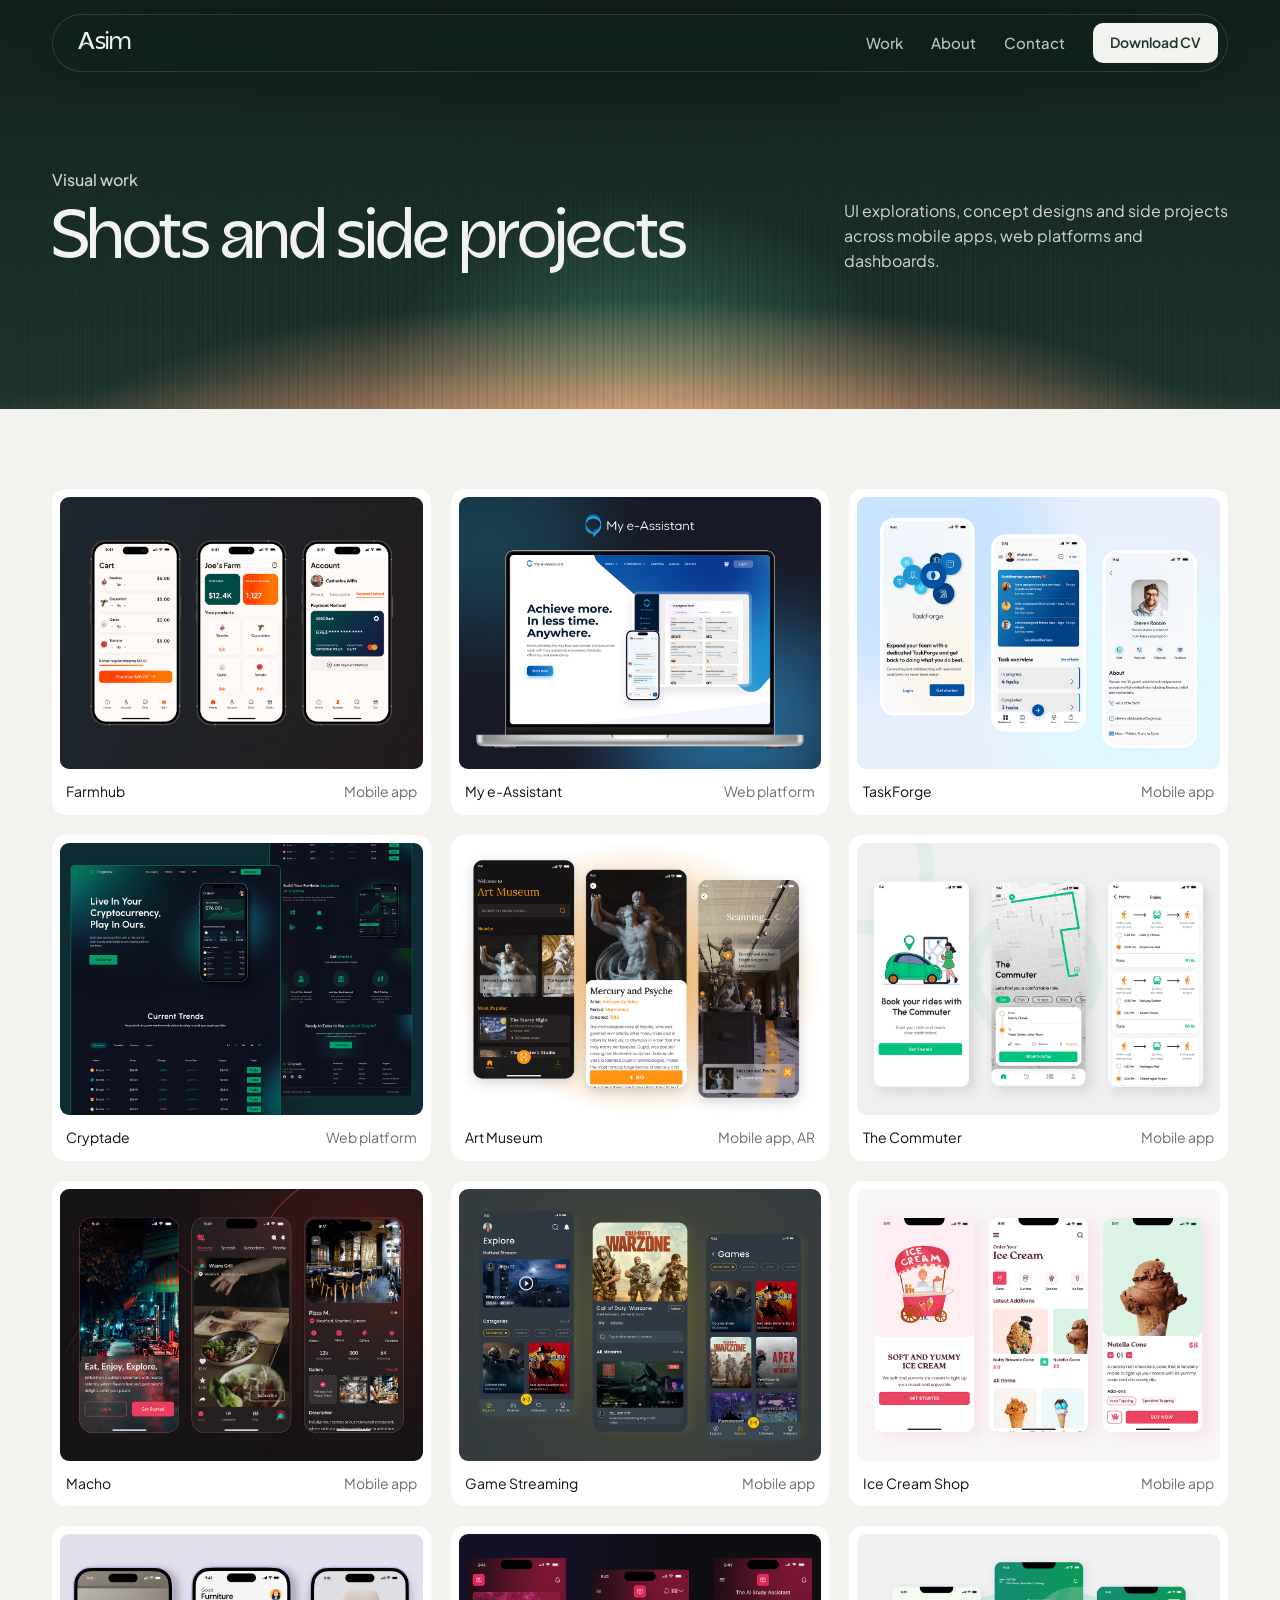
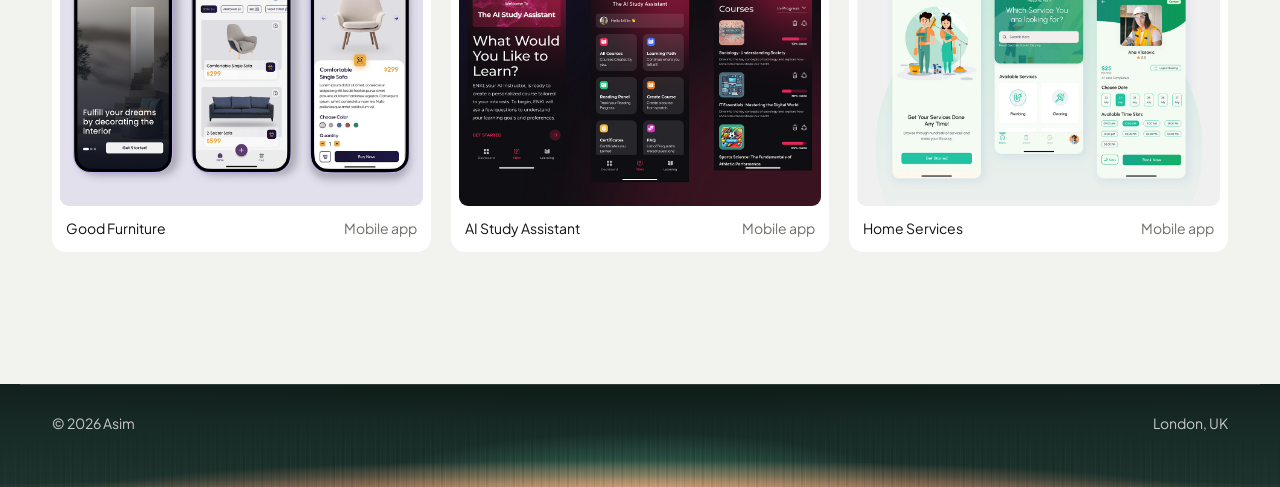
<file: gallery.html>
<!DOCTYPE html>
<html lang="en">
<head>
<!-- Google tag (gtag.js) -->
<script async src="https://www.googletagmanager.com/gtag/js?id=G-JJ8R116C7H"></script>
<script>
  window.dataLayer = window.dataLayer || [];
  function gtag(){dataLayer.push(arguments);}
  gtag("js", new Date());
  gtag("config", "G-JJ8R116C7H");
</script>
<meta charset="UTF-8">
<meta name="viewport" content="width=device-width, initial-scale=1.0">
<title>Asim, Visual Work</title>
<meta name="description" content="UI explorations, concept designs and side projects by Asim: mobile apps, web platforms and dashboards.">
<meta property="og:title" content="Asim, Visual Work">
<meta property="og:description" content="UI explorations, concept designs and side projects: mobile apps, web platforms and dashboards.">
<meta property="og:type" content="website">
<meta property="og:url" content="https://masim.design/gallery">
<meta property="og:image" content="https://masim.design/images/og-image.png">
<meta name="twitter:card" content="summary_large_image">
<link rel="icon" type="image/png" href="images/favicon.png">
<link rel="preconnect" href="https://fonts.googleapis.com">
<link rel="preconnect" href="https://fonts.gstatic.com" crossorigin>
<link href="https://fonts.googleapis.com/css2?family=Plus+Jakarta+Sans:wght@400;500;600;700&display=swap" rel="stylesheet">
<link rel="stylesheet" href="site.css?v=27">
</head>
<body>

<nav class="top">
  <div class="wrap">
    <a href="/" class="logo">Asim</a>
    <div class="links">
      <a href="/#work">Work</a>
      <a href="about.html">About</a>
      <a href="/#contact">Contact</a>
      <a href="assets/Asim_CV.pdf" download class="btn btn-dark">Download CV</a>
    </div>
  </div>
</nav>

<div class="page-band">
  <div class="wrap page-head section-head">
    <div>
      <p class="kicker">Visual work</p>
      <h1 class="title">Shots and side projects</h1>
    </div>
    <p>UI explorations, concept designs and side projects across mobile apps, web platforms and dashboards.</p>
  </div>
</div>

<main class="wrap">

  <div class="masonry">
    <figure class="reveal">
      <img src="images/showcase/dribbble-farmhub.png" alt="Farmhub mobile app" loading="lazy">
      <figcaption>Farmhub <span>Mobile app</span></figcaption>
    </figure>
    <figure class="reveal">
      <img src="images/showcase/dribbble-34036092.png" alt="Cryptade trading platform" loading="lazy">
      <figcaption>Cryptade <span>Web platform</span></figcaption>
    </figure>
    <figure class="reveal">
      <img src="images/showcase/dribbble-macho.jpg" alt="Macho restaurant app" loading="lazy">
      <figcaption>Macho <span>Mobile app</span></figcaption>
    </figure>
    <figure class="reveal">
      <img src="images/showcase/dribbble-good-furniture.png" alt="Good Furniture e-commerce app" loading="lazy">
      <figcaption>Good Furniture <span>Mobile app</span></figcaption>
    </figure>
    <figure class="reveal">
      <img src="images/showcase/dribbble-e-assistant.png" alt="My e-Assistant web app" loading="lazy">
      <figcaption>My e-Assistant <span>Web platform</span></figcaption>
    </figure>
    <figure class="reveal">
      <img src="images/showcase/dribbble-34787674.jpg" alt="Art Museum AR app" loading="lazy">
      <figcaption>Art Museum <span>Mobile app, AR</span></figcaption>
    </figure>
    <figure class="reveal">
      <img src="images/showcase/dribbble-33373820.png" alt="Game streaming app" loading="lazy">
      <figcaption>Game Streaming <span>Mobile app</span></figcaption>
    </figure>
    <figure class="reveal">
      <img src="images/showcase/dribbble-ai-study.png" alt="AI study assistant app" loading="lazy">
      <figcaption>AI Study Assistant <span>Mobile app</span></figcaption>
    </figure>
    <figure class="reveal">
      <img src="images/showcase/dribbble-taskforge.png" alt="TaskForge business app" loading="lazy">
      <figcaption>TaskForge <span>Mobile app</span></figcaption>
    </figure>
    <figure class="reveal">
      <img src="images/showcase/dribbble-34408640.jpg" alt="The Commuter transport app" loading="lazy">
      <figcaption>The Commuter <span>Mobile app</span></figcaption>
    </figure>
    <figure class="reveal">
      <img src="images/showcase/dribbble-36687300.png" alt="Ice cream ordering app" loading="lazy">
      <figcaption>Ice Cream Shop <span>Mobile app</span></figcaption>
    </figure>
    <figure class="reveal">
      <img src="images/showcase/dribbble-39480797.png" alt="Home services booking app" loading="lazy">
      <figcaption>Home Services <span>Mobile app</span></figcaption>
    </figure>
  </div>
</main>

<div class="site-end">
<footer>
  <div class="wrap">
    <span>© 2026 Asim</span>
    <span>London, UK</span>
  </div>
</footer>
</div>

<script src="site.js?v=2"></script>
<!-- Cloudflare Web Analytics --><script type='module' src='https://static.cloudflareinsights.com/beacon.min.js' data-cf-beacon='{"token": "b0d2f0135b38445d827bf51e45c19ea1"}'></script><!-- End Cloudflare Web Analytics -->
</body>
</html>
</file>
<file: site.css>
@font-face {
  font-family: 'Acorn';
  src: url('fonts/acorn-7.woff') format('woff');
  font-weight: 700;
  font-style: normal;
  font-display: swap;
}

:root {
  --bg: #F2F2EF;
  --surface: #FFFFFF;
  --ink: #111111;
  --ink-2: #3D3D3B;
  --muted: #6E6E6A;
  --line: rgba(17, 17, 17, 0.1);
  --accent: #1D332E;
  --accent-deep: #12211D;
  --dark: #111111;
  --on-dark: #F2F2EF;
  --on-dark-muted: rgba(242, 242, 239, 0.6);
  --display: 'Acorn', Georgia, serif;
  --sans: 'Plus Jakarta Sans', -apple-system, system-ui, sans-serif;
  --gutter: 32px;
  --max: 1240px;
  --content: 42rem;
  --measure: 65ch;
}

* { box-sizing: border-box; margin: 0; padding: 0; }
html { scroll-behavior: smooth; }
body {
  background: var(--bg);
  color: var(--ink);
  font-family: var(--sans);
  font-size: 17px;
  line-height: 1.55;
  -webkit-font-smoothing: antialiased;
  overflow-x: hidden;
}
a { color: inherit; text-decoration: none; }
img { max-width: 100%; display: block; }
::selection { background: var(--accent); color: #fff; }

.wrap { max-width: var(--max); margin: 0 auto; padding-inline: var(--gutter); }

/* NAV */
nav.top {
  position: fixed;
  top: 0; left: 0; right: 0;
  z-index: 100;
  background: rgba(242, 242, 239, 0.85);
  backdrop-filter: blur(14px);
  -webkit-backdrop-filter: blur(14px);
  border-bottom: 1px solid transparent;
  transition: border-color 0.3s ease;
}
nav.top.scrolled { border-bottom-color: var(--line); }
nav.top .wrap {
  display: flex;
  justify-content: space-between;
  align-items: center;
  height: 68px;
}
nav.top .logo {
  font-family: var(--display);
  font-size: 24px;
  letter-spacing: -0.02em;
  line-height: 1;
}
nav.top .links { display: flex; gap: 28px; align-items: center; font-size: 15px; font-weight: 500; }
nav.top .links a:not(.btn) { color: var(--ink-2); transition: color 0.2s ease; }
nav.top .links a:not(.btn):hover,
nav.top .links a[aria-current="page"] { color: var(--accent); }
@media (max-width: 760px) {
  nav.top .links a:not(.btn) { display: none; }
}

/* BUTTONS */
.btn {
  display: inline-flex;
  align-items: center;
  gap: 10px;
  height: 46px;
  padding: 0 20px;
  border-radius: 10px;
  font-size: 15px;
  font-weight: 600;
  border: 1px solid transparent;
  transition: background 0.2s ease, color 0.2s ease, border-color 0.2s ease, transform 0.2s ease;
  white-space: nowrap;
}
.btn .arrow { transition: transform 0.2s ease; }
.btn:hover .arrow { transform: translateX(3px); }
.btn-dark { background: var(--ink); color: var(--bg); }
.btn-dark:hover { background: var(--accent); }
.btn-ghost { border-color: var(--line); color: var(--ink); background: transparent; }
.btn-ghost:hover { border-color: var(--ink); }
nav.top .btn { height: 40px; padding: 0 16px; font-size: 14px; }

/* SECTION HEADINGS */
.kicker {
  font-size: 14px;
  font-weight: 500;
  color: var(--muted);
  margin-bottom: 14px;
}
.title {
  font-family: var(--display);
  font-size: clamp(40px, 5.2vw, 68px);
  line-height: 1;
  letter-spacing: -0.03em;
  font-weight: 700;
}
.section-head {
  display: flex;
  justify-content: space-between;
  align-items: flex-end;
  gap: 32px;
  margin-bottom: 48px;
}
.section-head p { max-width: 380px; color: var(--ink-2); font-size: 16px; }
@media (max-width: 760px) {
  .section-head { flex-direction: column; align-items: flex-start; gap: 16px; }
}

/* HERO */
.hero {
  min-height: min(100vh, 960px);
  padding-block: 120px 72px;
  display: grid;
  grid-template-columns: minmax(0, 1fr) minmax(0, 1.05fr);
  gap: 56px;
  align-items: center;
}
.hero-name {
  font-family: var(--display);
  font-size: clamp(56px, 7.6vw, 116px);
  line-height: 0.95;
  letter-spacing: -0.035em;
  font-weight: 700;
}
.hero-intro {
  margin-top: 28px;
  font-size: clamp(18px, 1.5vw, 21px);
  line-height: 1.5;
  color: var(--ink-2);
  max-width: var(--measure);
}
.hero-facts {
  margin-top: 40px;
  padding-top: 28px;
  border-top: 1px solid var(--line);
  display: grid;
  grid-template-columns: repeat(2, minmax(0, 1fr));
  gap: 22px 32px;
  max-width: 560px;
}
.hero-facts dt { font-size: 13px; color: var(--muted); margin-bottom: 4px; }
.hero-facts dd { font-size: 15px; line-height: 1.45; }
.hero-actions { margin-top: 40px; display: flex; gap: 12px; flex-wrap: wrap; }

.hero-copy > * { animation: rise 0.8s cubic-bezier(0.2, 0.8, 0.2, 1) backwards; }
.hero-copy > :nth-child(2) { animation-delay: 0.08s; }
.hero-copy > :nth-child(3) { animation-delay: 0.16s; }
.hero-copy > :nth-child(4) { animation-delay: 0.24s; }

/* fanned case-study cards */
.hero-stack {
  position: relative;
  width: 100%;
  max-width: 640px;
  aspect-ratio: 1 / 1.14;
  justify-self: end;
}
.stack-card {
  position: absolute;
  width: 72%;
  background: var(--surface);
  border-radius: 18px;
  padding: 10px;
  box-shadow: 0 1px 0 rgba(17,17,17,0.04), 0 30px 60px -24px rgba(17, 17, 17, 0.35);
  transform: rotate(var(--r));
  transition: transform 0.5s cubic-bezier(0.2, 0.8, 0.2, 1), box-shadow 0.5s ease;
  animation: deal 1s cubic-bezier(0.2, 0.8, 0.2, 1) backwards;
}
.stack-card img {
  width: 100%;
  aspect-ratio: 16 / 10;
  object-fit: cover;
  border-radius: 11px;
  background: var(--dark);
}
.stack-cap { padding: 14px 8px 6px; }
.stack-card .card-company { font-size: 13px; color: var(--muted); }
.stack-card .card-title { font-size: 17px; font-weight: 600; line-height: 1.3; margin-top: 2px; }
.stack-card .card-metric { color: var(--accent); font-weight: 700; }
.stack-back { top: 0; right: 0; --r: 7deg; z-index: 1; animation-delay: 0.25s; }
.stack-front { bottom: 0; left: 0; --r: -6deg; z-index: 2; animation-delay: 0.4s; }
.hero-stack:hover .stack-back { transform: rotate(10deg) translate(18px, -14px); }
.hero-stack:hover .stack-front { transform: rotate(-8deg) translate(-18px, 14px); }
.hero-stack .stack-card:hover {
  transform: rotate(0deg) scale(1.02);
  z-index: 3;
  box-shadow: 0 1px 0 rgba(17,17,17,0.04), 0 40px 80px -28px rgba(17, 17, 17, 0.45);
}

@keyframes rise { from { opacity: 0; transform: translateY(18px); } }
@keyframes deal { from { opacity: 0; transform: translateY(80px) rotate(0deg); } }

@media (max-width: 960px) {
  .hero { grid-template-columns: 1fr; min-height: 0; padding-block: 120px 64px; gap: 64px; }
  .hero-stack { justify-self: center; }
}
@media (max-width: 520px) {
  .hero-facts { grid-template-columns: 1fr; }
  .stack-card { width: 84%; padding: 8px; }
  .stack-card .card-title { font-size: 15px; }
}

/* CASE STUDIES */
section.work { padding-block: 112px; }
.work-grid { display: grid; grid-template-columns: repeat(2, minmax(0, 1fr)); gap: 24px; }
.case {
  background: var(--surface);
  border-radius: 20px;
  padding: 10px;
  display: flex;
  flex-direction: column;
  transition: transform 0.4s cubic-bezier(0.2, 0.8, 0.2, 1), box-shadow 0.4s ease;
}
.case:hover { transform: translateY(-4px); box-shadow: 0 30px 60px -30px rgba(17, 17, 17, 0.3); }
.case-media { border-radius: 13px; overflow: hidden; background: var(--dark); }
.case-media img {
  width: 100%;
  aspect-ratio: 16 / 10;
  object-fit: cover;
  transition: transform 0.6s cubic-bezier(0.2, 0.8, 0.2, 1);
}
.case:hover .case-media img { transform: scale(1.03); }
.case-body { padding: 22px 14px 14px; display: flex; flex-direction: column; flex: 1; }
.case-top { display: flex; justify-content: space-between; gap: 16px; font-size: 14px; color: var(--muted); }
.case-metric { color: var(--accent); font-weight: 600; text-align: right; }
.case-title {
  font-size: clamp(21px, 2vw, 26px);
  font-weight: 600;
  line-height: 1.25;
  letter-spacing: -0.015em;
  margin-top: 10px;
}
.case-hook { font-size: 15px; color: var(--ink-2); line-height: 1.6; margin-top: 10px; flex: 1; }
.case-foot {
  display: flex;
  justify-content: space-between;
  align-items: center;
  margin-top: 22px;
  padding-top: 16px;
  border-top: 1px solid var(--line);
  font-size: 13px;
  color: var(--muted);
}
.case-foot .go { font-size: 14px; font-weight: 600; color: var(--ink); transition: color 0.2s ease; }
.case:hover .case-foot .go { color: var(--accent); }

.case--feature { grid-column: 1 / -1; display: grid; grid-template-columns: 1.35fr 1fr; gap: 10px; }
.case--feature .case-body { padding: 28px 28px 18px; justify-content: center; }
.case--feature .case-title { font-size: clamp(26px, 2.6vw, 34px); }
.case--feature .case-media img { height: 100%; }

@media (max-width: 900px) {
  .work-grid { grid-template-columns: 1fr; }
  .case--feature { grid-template-columns: 1fr; }
  .case--feature .case-body { padding: 22px 14px 14px; }
}

/* VISUAL WORK MARQUEE */
section.showcase { padding-block: 40px 112px; overflow: hidden; }
.text-link { font-size: 15px; font-weight: 600; border-bottom: 1.5px solid currentColor; padding-bottom: 2px; transition: color 0.2s ease; white-space: nowrap; }
.text-link:hover { color: var(--accent); }
.showcase-track-wrap {
  overflow: hidden;
  mask-image: linear-gradient(90deg, transparent, #000 4%, #000 96%, transparent);
  -webkit-mask-image: linear-gradient(90deg, transparent, #000 4%, #000 96%, transparent);
}
.showcase-track { display: flex; gap: 20px; width: max-content; animation: slide 40s linear infinite; }
.showcase-track:hover { animation-play-state: paused; }
.showcase-card { flex-shrink: 0; width: 400px; border-radius: 14px; overflow: hidden; background: var(--dark); }
.showcase-card img { width: 100%; aspect-ratio: 4 / 3; object-fit: cover; }
@keyframes slide { to { transform: translateX(-50%); } }
@media (max-width: 760px) { .showcase-card { width: 290px; } }

/* CONTACT + FOOTER */
section.contact { background: var(--dark); color: var(--on-dark); padding-block: 120px 96px; }
section.contact .kicker { color: var(--on-dark-muted); }
.contact-grid { display: grid; grid-template-columns: 1.2fr 1fr; gap: 48px; align-items: end; }
.contact-sub { color: var(--on-dark-muted); font-size: 17px; margin-top: 24px; max-width: var(--measure); line-height: 1.65; }
.contact-email {
  font-size: clamp(22px, 2.6vw, 34px);
  font-weight: 600;
  letter-spacing: -0.01em;
  border-bottom: 2px solid #6EE6B4;
  padding-bottom: 4px;
  transition: color 0.2s ease;
  word-break: break-all;
}
.contact-email:hover { color: #6EE6B4; }
.contact-links { display: flex; gap: 24px; flex-wrap: wrap; margin-top: 28px; font-size: 15px; color: var(--on-dark-muted); }
.contact-links a:hover { color: var(--on-dark); }
footer { background: var(--dark); color: var(--on-dark-muted); font-size: 14px; }
footer .wrap {
  display: flex;
  justify-content: space-between;
  gap: 16px;
  padding-block: 28px;
  border-top: 1px solid rgba(242, 242, 239, 0.12);
}
@media (max-width: 760px) {
  .contact-grid { grid-template-columns: 1fr; }
}

/* ABOUT PAGE */
.page-head { padding-block: 150px 40px; }
.about-grid { display: grid; grid-template-columns: 1.25fr 1fr; gap: 72px; padding-bottom: 104px; }
.prose { max-width: var(--measure); }
.prose p { font-size: 18px; line-height: 1.7; color: var(--ink-2); overflow-wrap: break-word; text-wrap: pretty; }
.prose p + p { margin-top: 20px; }
.prose strong { color: var(--ink); font-weight: 600; }
.facts { display: flex; flex-direction: column; gap: 24px; }
.facts dt { font-size: 13px; color: var(--muted); margin-bottom: 6px; }
.facts dd { font-size: 16px; line-height: 1.5; }
.facts dd a { color: var(--accent); font-weight: 600; }
.chips { display: flex; flex-wrap: wrap; gap: 8px; }
.chips span { font-size: 14px; padding: 5px 12px; border-radius: 8px; background: var(--surface); border: 1px solid var(--line); }

.band { padding-block: 104px; border-top: 1px solid var(--line); }
.story { max-width: var(--content); }
.story h2 { font-size: clamp(26px, 3vw, 36px); font-weight: 600; line-height: 1.25; letter-spacing: -0.02em; margin-bottom: 28px; }

.steps { display: grid; grid-template-columns: repeat(3, minmax(0, 1fr)); gap: 24px; }
.step { background: var(--surface); border-radius: 18px; padding: 32px 28px; }
.step-num { font-family: var(--display); font-size: 40px; color: var(--accent); line-height: 1; margin-bottom: 28px; }
.step h3 { font-size: 21px; font-weight: 600; line-height: 1.3; margin-bottom: 10px; }
.step p { font-size: 15px; color: var(--ink-2); line-height: 1.65; }

.collage {
  display: grid;
  grid-template-columns: repeat(12, 1fr);
  grid-template-areas:
    "a a a a b b b b c c c c"
    ". d d d d e e e e f f .";
  gap: 16px;
  margin-top: 48px;
}
.collage figure { border-radius: 12px; overflow: hidden; box-shadow: 0 16px 36px -20px rgba(17,17,17,0.4); transition: transform 0.4s ease; }
.collage figure:hover { transform: rotate(0deg) scale(1.03) !important; position: relative; z-index: 2; }
.collage img { width: 100%; aspect-ratio: 4 / 3; object-fit: cover; }

.quotes { display: grid; grid-template-columns: repeat(2, minmax(0, 1fr)); gap: 24px; }
.quote { background: var(--surface); border-radius: 18px; padding: 36px 32px; display: flex; flex-direction: column; justify-content: space-between; gap: 28px; }
.quote blockquote { font-size: 19px; line-height: 1.55; }
.quote cite { font-style: normal; font-size: 14px; color: var(--muted); }
.quote cite strong { color: var(--ink); font-weight: 600; }

@media (max-width: 900px) {
  .about-grid, .steps, .quotes { grid-template-columns: 1fr; gap: 40px; }
  .steps, .quotes { gap: 20px; }
  .collage { grid-template-columns: 1fr 1fr; grid-template-areas: "a b" "c d" "e f"; }
}

/* GALLERY PAGE */
.masonry { columns: 3; column-gap: 20px; padding-bottom: 112px; }
.masonry figure { break-inside: avoid; margin-bottom: 20px; border-radius: 14px; overflow: hidden; background: var(--surface); padding: 8px; }
.masonry img { border-radius: 9px; width: 100%; }
.masonry figcaption { display: flex; justify-content: space-between; gap: 12px; padding: 12px 6px 4px; font-size: 14px; }
.masonry figcaption span { color: var(--muted); }
@media (max-width: 900px) { .masonry { columns: 2; } }
@media (max-width: 560px) { .masonry { columns: 1; } }

/* SCROLL REVEAL */
.reveal { opacity: 0; transform: translateY(20px); transition: opacity 0.7s ease, transform 0.7s ease; }
.reveal.visible { opacity: 1; transform: none; }

@media (prefers-reduced-motion: reduce) {
  *, *::before, *::after { animation: none !important; transition: none !important; }
  .reveal { opacity: 1; transform: none; }
  html { scroll-behavior: auto; }
}

/* HOME HERO: green band */
.hero-band { --green: #1D332E; --on-green: #F5F1E8; --on-green-muted: rgba(245, 241, 232, 0.68); background: var(--green); color: var(--on-green); }
.hero-band .hero-name { color: var(--on-green); }
.hero-band .hero-intro { color: var(--on-green-muted); }
.hero-band .hero-facts { border-top-color: rgba(245, 241, 232, 0.16); }
.hero-band .hero-facts dt { color: var(--on-green-muted); }
.hero-band .hero-facts dd { color: var(--on-green); }
.hero-band .btn-dark { background: var(--on-green); color: var(--green); }
.hero-band .btn-dark:hover { background: #fff; }
.hero-band .btn-ghost { border-color: rgba(245, 241, 232, 0.3); color: var(--on-green); }
.hero-band .btn-ghost:hover { border-color: var(--on-green); }
body.home nav.top { transition: background 0.3s ease, border-color 0.3s ease; }
body.home nav.top:not(.scrolled) { background: #1D332E; }
body.home nav.top:not(.scrolled) .logo { color: #F5F1E8; }
body.home nav.top:not(.scrolled) .links a:not(.btn) { color: rgba(245, 241, 232, 0.75); }
body.home nav.top:not(.scrolled) .links a:not(.btn):hover { color: #F5F1E8; }
body.home nav.top:not(.scrolled) .btn-dark { background: #F5F1E8; color: #1D332E; }
.hero-band .stack-card { color: var(--ink); }

/* HOME TESTIMONIALS */
section.testimonials { padding-block: 24px 112px; }
.quotes--three { grid-template-columns: repeat(3, minmax(0, 1fr)); }
.quotes--three .quote blockquote { font-size: 17px; }
@media (max-width: 900px) { .quotes--three { grid-template-columns: 1fr; } }

/* READABILITY: keep running text near 65 characters */
.prose p, .quote blockquote, .case-hook, .hero-intro, .contact-sub { max-width: 34em; }
.story { max-width: 680px; }
.section-head p { max-width: 24em; }

.case-media video { display: block; width: 100%; height: 100%; aspect-ratio: 16 / 10; object-fit: cover; }

/* DARK SECTIONS: green */
section.contact, footer { background: #1D332E; }
footer .wrap { border-top-color: rgba(242, 242, 239, 0.14); }

/* SECTION HEADINGS: Plus Jakarta Sans (Acorn stays on logo, hero and footer) */
h2.title { font-family: var(--sans); font-weight: 500; letter-spacing: -0.025em; line-height: 1.08; }
.stack-card video { display: block; width: 100%; aspect-ratio: 16 / 10; object-fit: cover; border-radius: 11px; background: var(--dark); }

/* ===== HOME HERO: light beam, case study tray, pop-up preview ===== */
.hx {
  --acc: 110, 230, 180;
  --base: 255, 168, 120;
  --hx-cream: #F2F2EF;
  --hx-muted: rgba(242, 242, 239, 0.62);
  --hx-out: cubic-bezier(0.22, 1, 0.36, 1);
  --hx-spring: cubic-bezier(0.34, 1.4, 0.5, 1);
  position: relative; height: 100vh; height: 100svh; min-height: 660px; overflow: hidden; isolation: isolate;
  display: flex; flex-direction: column; padding-top: 68px;
  color: var(--hx-cream);
  background: linear-gradient(to bottom, #12211D 0%, #182C27 40%, #1D332E 100%);
}
body.home nav.top:not(.scrolled) { background: transparent; backdrop-filter: none; -webkit-backdrop-filter: none; }

.hx-bg { position: absolute; inset: 0; z-index: -1; pointer-events: none; overflow: hidden; }
.hx-bg > * { position: absolute; }
.hx-haze { left: 50%; bottom: 0; width: 130%; height: 100%; transform: translateX(-50%);
  background: radial-gradient(42% 78% at 50% 100%, rgba(var(--acc), 0.85), rgba(var(--acc), 0.45) 40%, rgba(var(--acc), 0.1) 70%, rgba(var(--acc), 0) 90%);
  filter: blur(30px); }
.hx-beam { left: 50%; top: 0; bottom: 0; width: 34vw; transform: translateX(-50%);
  background:
    radial-gradient(18% 70% at 50% 80%, rgba(242, 242, 239, 0.95), rgba(242, 242, 239, 0) 70%),
    radial-gradient(45% 95% at 50% 100%, rgba(var(--acc), 0.95), rgba(var(--acc), 0.35) 55%, rgba(var(--acc), 0) 85%);
  filter: blur(18px); mix-blend-mode: screen; animation: hx-breathe 6s ease-in-out infinite alternate; }
@keyframes hx-breathe { from { opacity: 0.8; transform: translateX(-50%) scaleX(0.92); } to { opacity: 1; transform: translateX(-50%) scaleX(1.06); } }
/* peach base: a wide band of warm light sitting on the bottom edge of the screen, behind the thumbnails */
.hx-floor { left: -15%; right: -15%; bottom: -26%; height: 52%; border-radius: 50%;
  background: radial-gradient(50% 50% at 50% 50%, rgba(var(--base), 1), rgba(var(--base), 0.9) 40%, rgba(var(--base), 0.45) 65%, rgba(var(--base), 0) 85%);
  filter: blur(46px); animation: hx-floor 12s ease-in-out infinite alternate; }
@keyframes hx-floor { to { transform: translateY(-2%) scaleX(1.05); } }
.hx-floor-wide { left: -30%; right: -30%; bottom: -22%; height: 44%; border-radius: 50%;
  background: radial-gradient(50% 50% at 50% 50%, rgba(var(--base), 0.85), rgba(var(--base), 0.4) 55%, rgba(var(--base), 0) 80%);
  filter: blur(50px); }
@keyframes hx-floor { to { transform: translateY(-3%) scaleX(1.05); } }
.hx-lines-dark { inset: 0;
  background: repeating-linear-gradient(90deg, rgba(4, 12, 10, 0.22) 0 2px, rgba(4, 12, 10, 0) 2px 9px);
  -webkit-mask-image: linear-gradient(to bottom, rgba(0,0,0,0.9), rgba(0,0,0,0.3));
          mask-image: linear-gradient(to bottom, rgba(0,0,0,0.9), rgba(0,0,0,0.3)); }
.hx-lines { inset: 0;
  background:
    repeating-linear-gradient(90deg, rgba(255,255,255,0.16) 0 1px, rgba(255,255,255,0) 1px 5px),
    repeating-linear-gradient(90deg, rgba(255,255,255,0) 0 11px, rgba(255,255,255,0.12) 11px 13px, rgba(255,255,255,0) 13px 23px);
  -webkit-mask-image: radial-gradient(38% 95% at 50% 100%, #000 0%, rgba(0,0,0,0.55) 45%, rgba(0,0,0,0.08) 80%, transparent 100%);
          mask-image: radial-gradient(38% 95% at 50% 100%, #000 0%, rgba(0,0,0,0.55) 45%, rgba(0,0,0,0.08) 80%, transparent 100%);
  mix-blend-mode: soft-light; }
.hx-vignette { inset: 0; background: radial-gradient(90% 60% at 50% 0%, rgba(14, 26, 22, 0.75), rgba(14, 26, 22, 0) 62%); }

.hx-stage { position: relative; flex: 1; display: grid; place-items: center; padding: 32px var(--gutter) 0; }
.hx-copy { position: relative; text-align: center; max-width: 760px; transition: opacity .7s var(--hx-out), filter .7s var(--hx-out), transform .9s var(--hx-out); }
.hx-kicker { display: inline-flex; align-items: center; gap: 8px; font-size: 14px; font-weight: 500; color: rgba(242, 242, 239, 0.82); margin-bottom: 22px; }
.hx-kicker::before { content: ""; width: 7px; height: 7px; border-radius: 50%; background: rgb(var(--acc)); box-shadow: 0 0 0 4px rgba(var(--acc), 0.18); animation: hx-pulse 2.4s ease-in-out infinite; }
@keyframes hx-pulse { 50% { box-shadow: 0 0 0 7px rgba(var(--acc), 0); } }
.hx-copy::before { content: ""; position: absolute; inset: -40px -80px; z-index: -1; pointer-events: none; background: radial-gradient(closest-side, rgba(14, 26, 22, 0.55), rgba(14, 26, 22, 0)); }
.hx-title { font-family: var(--display); font-weight: 700; font-size: clamp(42px, 5.8vw, 84px); line-height: 0.98; letter-spacing: -0.03em; }
.hx-title span { color: rgb(var(--acc)); font-family: var(--sans); font-weight: 500; letter-spacing: -0.035em; }
.hx-intro { margin: 24px auto 0; max-width: 34em; font-size: 18px; font-weight: 500; line-height: 1.6; color: #F2F2EF; text-shadow: 0 1px 2px rgba(10, 20, 17, 0.6), 0 0 24px rgba(10, 20, 17, 0.9); }


.hx-stats { position: absolute; inset: 0; pointer-events: none; display: flex; justify-content: space-between; align-items: center; width: calc(min(var(--max), 100%) - 2 * var(--gutter)); margin: 0 auto; transition: opacity .7s var(--hx-out); }
.hx-stats ul { list-style: none; display: grid; gap: 30px; margin: 0; padding: 0; }
.hx-stats .right { text-align: right; }
.hx-stats b { display: block; font-family: var(--display); font-weight: 700; font-size: 34px; letter-spacing: -0.02em; line-height: 1; }
.hx-stats span { display: block; margin-top: 6px; font-size: 14px; color: rgba(242, 242, 239, 0.78); }
.hx.is-previewing .hx-copy { opacity: 0.12; filter: blur(8px); transform: scale(0.97); }
.hx.is-previewing .hx-stats { opacity: 0.15; }

.hx-tray { position: relative; z-index: 3; flex: none; height: clamp(150px, 24vh, 240px); align-items: start; width: calc(min(var(--max), 100%) - 2 * var(--gutter)); margin: 20px auto 0; display: grid; grid-template-columns: repeat(3, 1fr); gap: 16px; }
.hx-card { position: relative; display: block; transform: translateY(12px); transition: transform .7s var(--hx-out); outline: none; }
.hx-label { display: flex; align-items: center; gap: 8px; font-size: 14px; font-weight: 500; margin: 0 4px 10px; color: var(--hx-cream); }
.hx-label::before { content: ""; width: 6px; height: 6px; border-radius: 50%; background: rgb(var(--acc)); }
.hx-label em { font-style: normal; margin-left: auto; color: rgba(242, 242, 239, 0.78); font-weight: 400; }
.hx-media { position: relative; aspect-ratio: 16 / 10; padding: 8px; border-radius: 20px 20px 0 0; background: rgba(242, 242, 239, 0.1); border: 1px solid rgba(242, 242, 239, 0.18); border-bottom: 0; backdrop-filter: blur(16px); -webkit-backdrop-filter: blur(16px); box-shadow: 0 -10px 40px rgba(18, 33, 29, 0.25); transition: opacity .6s, box-shadow .4s; }
.hx-media img { display: block; width: 100%; height: 100%; object-fit: cover; object-position: top center; border-radius: 13px 13px 0 0; }
.hx-card:hover, .hx-card:focus-visible { transform: translateY(-6px); }
.hx-card:focus-visible .hx-media { box-shadow: 0 0 0 2px rgb(var(--acc)); }
.hx-card.is-active .hx-media { opacity: 0.35; }

.hx-pop { position: absolute; z-index: 4; left: 50%; top: calc(50% + 24px);
  width: min(780px, 100% - 32px, (100svh - 300px) * 1.25);
  transform: translate(-50%, -50%); transform-origin: 0 0;
  border-radius: 24px; padding: 10px;
  background: rgba(18, 33, 29, 0.55); border: 1px solid rgba(242, 242, 239, 0.22);
  backdrop-filter: blur(20px); -webkit-backdrop-filter: blur(20px);
  box-shadow: 0 40px 90px -20px rgba(6, 14, 12, 0.7);
  opacity: 0; pointer-events: none; will-change: transform; color: var(--hx-cream); }
.hx-pop.is-open { opacity: 1; pointer-events: auto; }
.hx-pop-media { position: relative; aspect-ratio: 16 / 10; border-radius: 16px; overflow: hidden; background: #12211D; }
.hx-pop-media img { position: absolute; inset: 0; width: 100%; height: 100%; object-fit: cover; object-position: top center; transition: transform 6s linear; }
.hx-pop.is-open .hx-pop-media img { transform: scale(1.04); }
.hx-shine { position: absolute; inset: 0; background: linear-gradient(105deg, rgba(255,255,255,0) 35%, rgba(255,255,255,0.22) 50%, rgba(255,255,255,0) 65%); transform: translateX(-120%); pointer-events: none; }
.hx-pop.is-open .hx-shine { animation: hx-shine 1.6s .4s var(--hx-out) forwards; }
@keyframes hx-shine { to { transform: translateX(120%); } }
.hx-pop-bar { display: flex; align-items: center; gap: 18px; padding: 16px 10px 8px; }
.hx-pop-bar > div { flex: 1; min-width: 0; opacity: 0; transform: translateY(8px); }
.hx-pop.is-open .hx-pop-bar > div { opacity: 1; transform: none; transition: opacity .6s .45s, transform .8s .45s var(--hx-out); }
.hx-pop-meta { font-size: 14px; color: rgba(242, 242, 239, 0.78); }
.hx-pop-meta b { color: rgb(var(--acc)); font-weight: 600; }
.hx-pop-title { margin-top: 4px; font-size: 20px; font-weight: 600; letter-spacing: -0.015em; }
.hx-pop-go { flex: none; padding: 12px 18px; border-radius: 999px; background: var(--hx-cream); color: #1D332E; font-size: 14px; font-weight: 600; opacity: 0; transform: scale(0.9); }
.hx-pop.is-open .hx-pop-go { opacity: 1; transform: none; transition: opacity .5s .6s, transform .8s .6s var(--hx-out); }

@media (max-width: 960px) {
  .hx-stats { display: none; }
  .hx-tray { grid-template-columns: repeat(3, 78%); overflow-x: auto; scroll-snap-type: x mandatory; scrollbar-width: none; width: 100%; padding-inline: var(--gutter); }
  .hx-tray::-webkit-scrollbar { display: none; }
  .hx-card { scroll-snap-align: center; }
}
@media (prefers-reduced-motion: reduce) {
  .hx *, .hx *::before, .hx *::after { animation: none !important; transition: none !important; }
}

.hx-haze { opacity: 0.75; }

/* ===== PILL NAV: floating, see-through, blurred, edges on the content grid ===== */
nav.top, body.home nav.top:not(.scrolled) { background: transparent; border-bottom: 0; backdrop-filter: none; -webkit-backdrop-filter: none; padding-top: 14px; pointer-events: none; }
nav.top .wrap {
  pointer-events: auto;
  height: 58px;
  width: calc(min(var(--max), 100%) - 2 * var(--gutter));
  max-width: none;
  padding: 0 9px;
  border-radius: 999px;
  background: rgba(18, 33, 29, 0.55);
  border: 1px solid rgba(242, 242, 239, 0.14);
  backdrop-filter: blur(18px) saturate(1.3);
  -webkit-backdrop-filter: blur(18px) saturate(1.3);
  box-shadow: 0 10px 30px -14px rgba(6, 14, 12, 0.5);
}
nav.top .logo { color: #F2F2EF; padding-left: 16px; }
nav.top .links a:not(.btn) { color: rgba(242, 242, 239, 0.78); }
nav.top .links a:not(.btn):hover, nav.top .links a[aria-current="page"] { color: #fff; }
nav.top .btn-dark { background: #F2F2EF; color: #1D332E; }
nav.top .btn-dark:hover { background: #fff; color: #1D332E; }
@media (max-width: 760px) { :root { --gutter: 20px; } }

/* ===== HERO CHILDREN: page heads and the contact + footer block share the hero's light ===== */
.page-band, .site-end { position: relative; overflow: hidden; isolation: isolate; color: #F2F2EF; background: linear-gradient(to bottom, #12211D 0%, #182C27 50%, #1D332E 100%); }
.page-band::before, .site-end::before {
  content: ""; position: absolute; inset: 0; z-index: -1; pointer-events: none;
  background:
    radial-gradient(55% 38% at 50% 104%, rgba(255, 168, 120, 0.75), rgba(255, 168, 120, 0.25) 55%, rgba(255, 168, 120, 0) 80%),
    radial-gradient(90% 30% at 50% 112%, rgba(255, 168, 120, 0.45), rgba(255, 168, 120, 0) 75%),
    radial-gradient(28% 70% at 50% 100%, rgba(110, 230, 180, 0.35), rgba(110, 230, 180, 0) 75%),
    radial-gradient(90% 55% at 50% 0%, rgba(14, 26, 22, 0.7), rgba(14, 26, 22, 0) 65%);
}
.page-band::after, .site-end::after {
  content: ""; position: absolute; inset: 0; z-index: -1; pointer-events: none;
  background:
    repeating-linear-gradient(90deg, rgba(255,255,255,0.14) 0 1px, rgba(255,255,255,0) 1px 5px),
    repeating-linear-gradient(90deg, rgba(4, 12, 10, 0.18) 0 2px, rgba(4, 12, 10, 0) 2px 9px);
  -webkit-mask-image: radial-gradient(70% 80% at 50% 100%, #000 0%, rgba(0,0,0,0.45) 50%, rgba(0,0,0,0.12) 85%, transparent 100%);
          mask-image: radial-gradient(70% 80% at 50% 100%, #000 0%, rgba(0,0,0,0.45) 50%, rgba(0,0,0,0.12) 85%, transparent 100%);
  mix-blend-mode: soft-light;
}
.site-end section.contact, .site-end footer { background: transparent; }
.site-end section.contact .kicker, .page-band .kicker { color: rgba(242, 242, 239, 0.82); }
.site-end .contact-sub { color: rgba(242, 242, 239, 0.86); }
.site-end .contact-links { color: rgba(242, 242, 239, 0.86); }
.site-end footer { color: rgba(242, 242, 239, 0.8); padding-bottom: 24px; }
.page-band .page-head { padding-block: 168px 88px; }
.page-band .section-head p { color: rgba(242, 242, 239, 0.86); }
.page-band + main, .page-band + .wrap { padding-top: 80px; }
</file>
<file: hero-glow.css>
/* Case study heroes: a quieter child of the homepage hero.
   Same dark green, vertical light lines, and the peach and mint glow sitting on the bottom edge. */
.cs-hero-band {
  position: relative;
  overflow: hidden;
  isolation: isolate;
  background: linear-gradient(to bottom, #12211D 0%, #182C27 50%, #1D332E 100%);
}
.cs-hero-band::before {
  content: "";
  position: absolute;
  inset: 0;
  z-index: -1;
  pointer-events: none;
  background:
    radial-gradient(55% 38% at 50% 104%, rgba(255, 168, 120, 0.75), rgba(255, 168, 120, 0.25) 55%, rgba(255, 168, 120, 0) 80%),
    radial-gradient(90% 30% at 50% 112%, rgba(255, 168, 120, 0.45), rgba(255, 168, 120, 0) 75%),
    radial-gradient(28% 70% at 50% 100%, rgba(110, 230, 180, 0.35), rgba(110, 230, 180, 0) 75%),
    radial-gradient(90% 55% at 50% 0%, rgba(14, 26, 22, 0.7), rgba(14, 26, 22, 0) 65%);
}
.cs-hero-band::after {
  content: "";
  position: absolute;
  inset: 0;
  z-index: -1;
  pointer-events: none;
  background:
    repeating-linear-gradient(90deg, rgba(255,255,255,0.14) 0 1px, rgba(255,255,255,0) 1px 5px),
    repeating-linear-gradient(90deg, rgba(4, 12, 10, 0.18) 0 2px, rgba(4, 12, 10, 0) 2px 9px);
  -webkit-mask-image: radial-gradient(70% 80% at 50% 100%, #000 0%, rgba(0,0,0,0.45) 50%, rgba(0,0,0,0.12) 85%, transparent 100%);
          mask-image: radial-gradient(70% 80% at 50% 100%, #000 0%, rgba(0,0,0,0.45) 50%, rgba(0,0,0,0.12) 85%, transparent 100%);
  mix-blend-mode: soft-light;
}
.cs-hero-band .cs-hero { position: relative; z-index: 1; }

/* Pill nav, matching the homepage: floating, see-through, blurred, edges on the content grid */
nav.top {
  top: 14px; left: 32px; right: 32px;
  max-width: var(--container);
  margin: 0 auto;
  height: 58px;
  padding: 0 25px;
  border: 1px solid rgba(242, 242, 239, 0.14);
  border-radius: 999px;
  background: rgba(18, 33, 29, 0.55);
  backdrop-filter: blur(18px) saturate(1.3);
  -webkit-backdrop-filter: blur(18px) saturate(1.3);
  box-shadow: 0 10px 30px -14px rgba(6, 14, 12, 0.5);
}
nav.top .logo, nav.top .back { color: #F2F2EF; }
nav.top .back:hover { color: #fff; }
@media (max-width: 768px) { nav.top { left: 20px; right: 20px; padding: 0 20px; } }

/* metrics band: light strip between the dark hero and dark sections */
.cs-outcome { background: #F4F1EA; border: 0; }
.cs-outcome .outcome-num { color: #1D332E; }
.cs-outcome .outcome-label { color: #4A4A46; }
</file>
